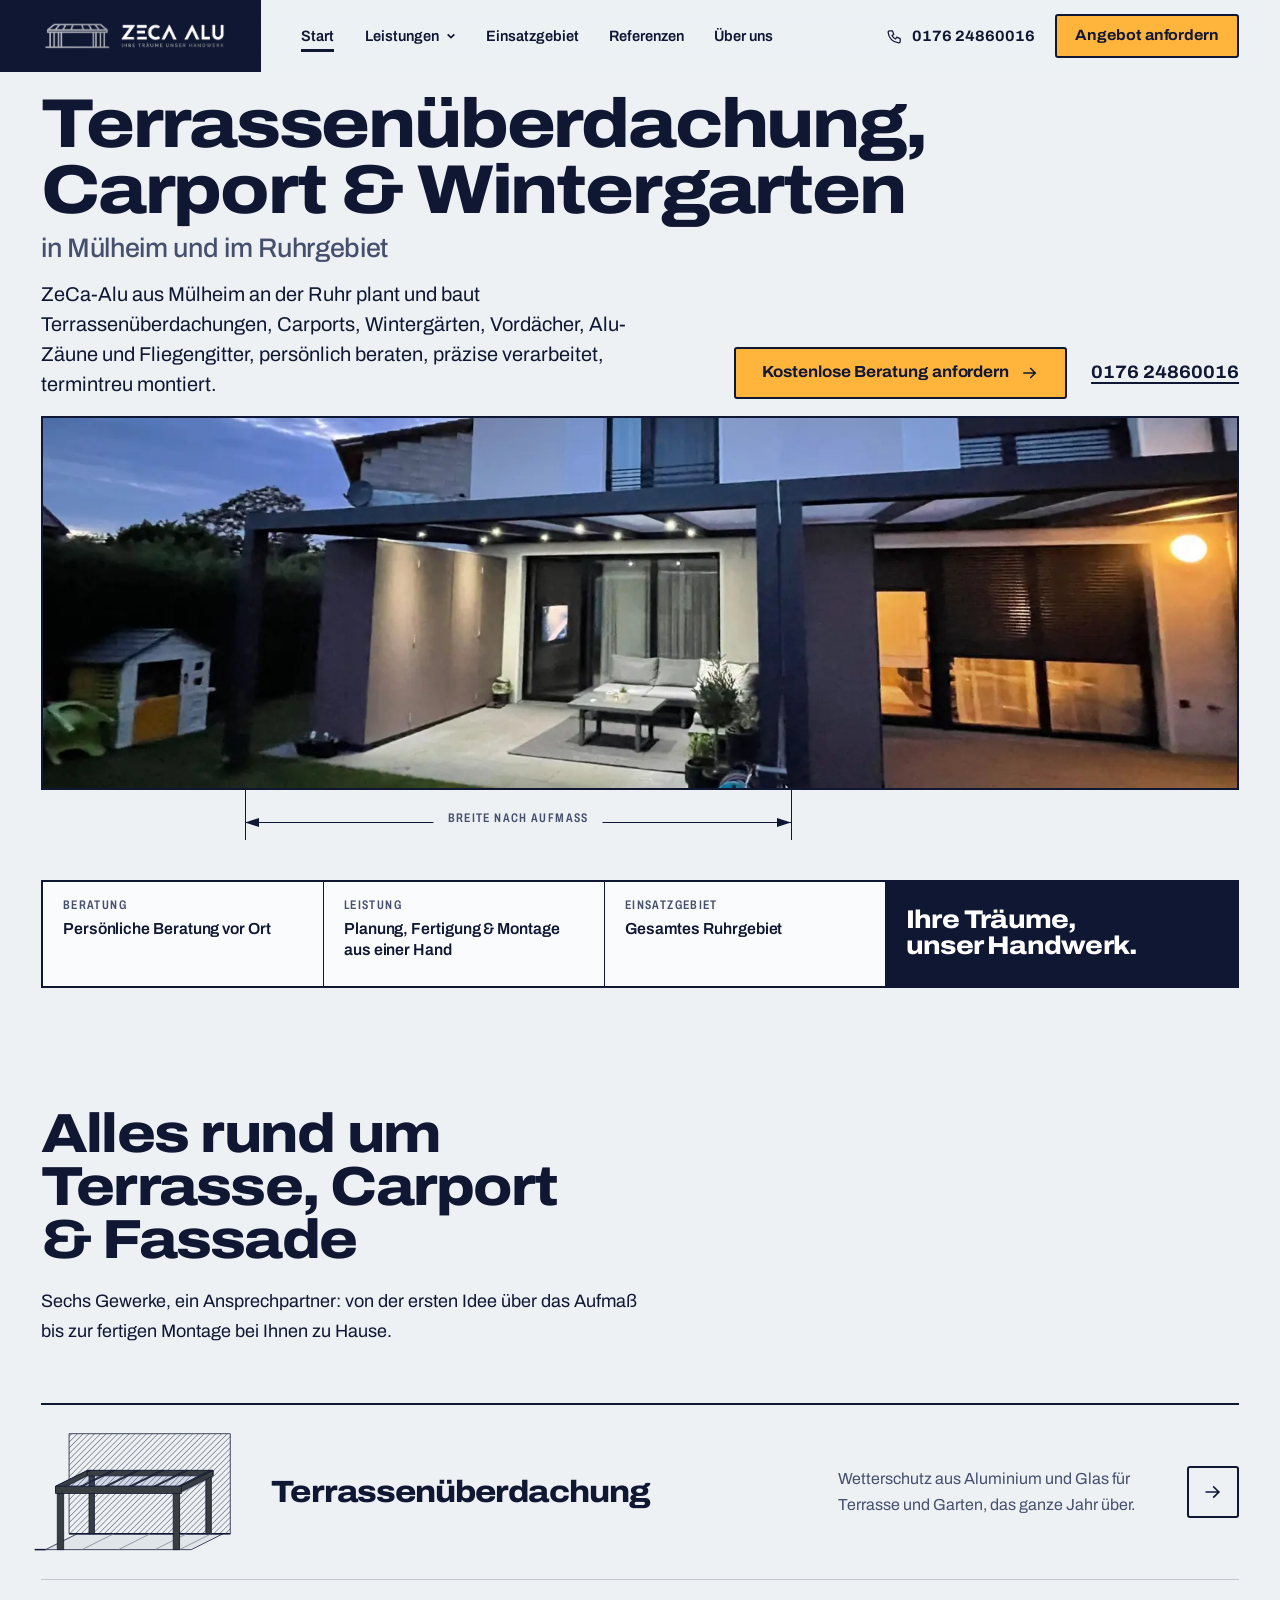
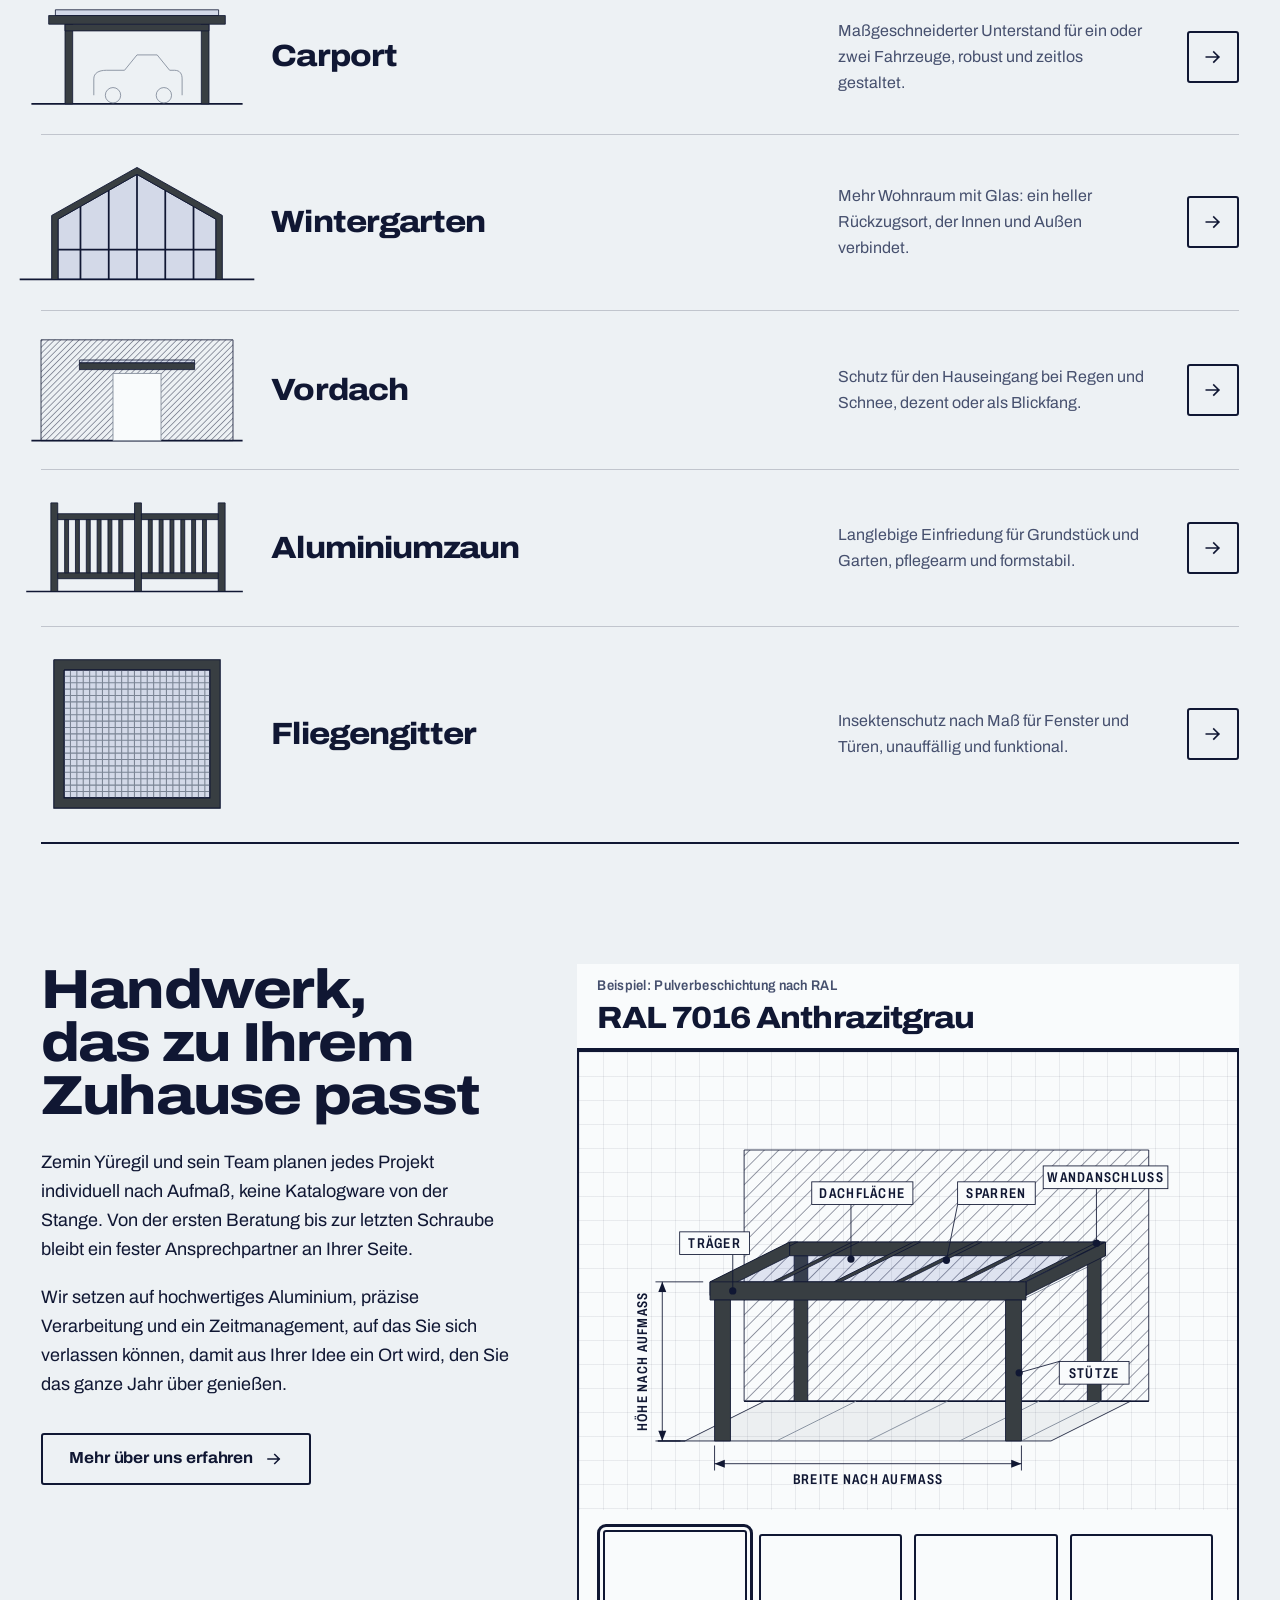
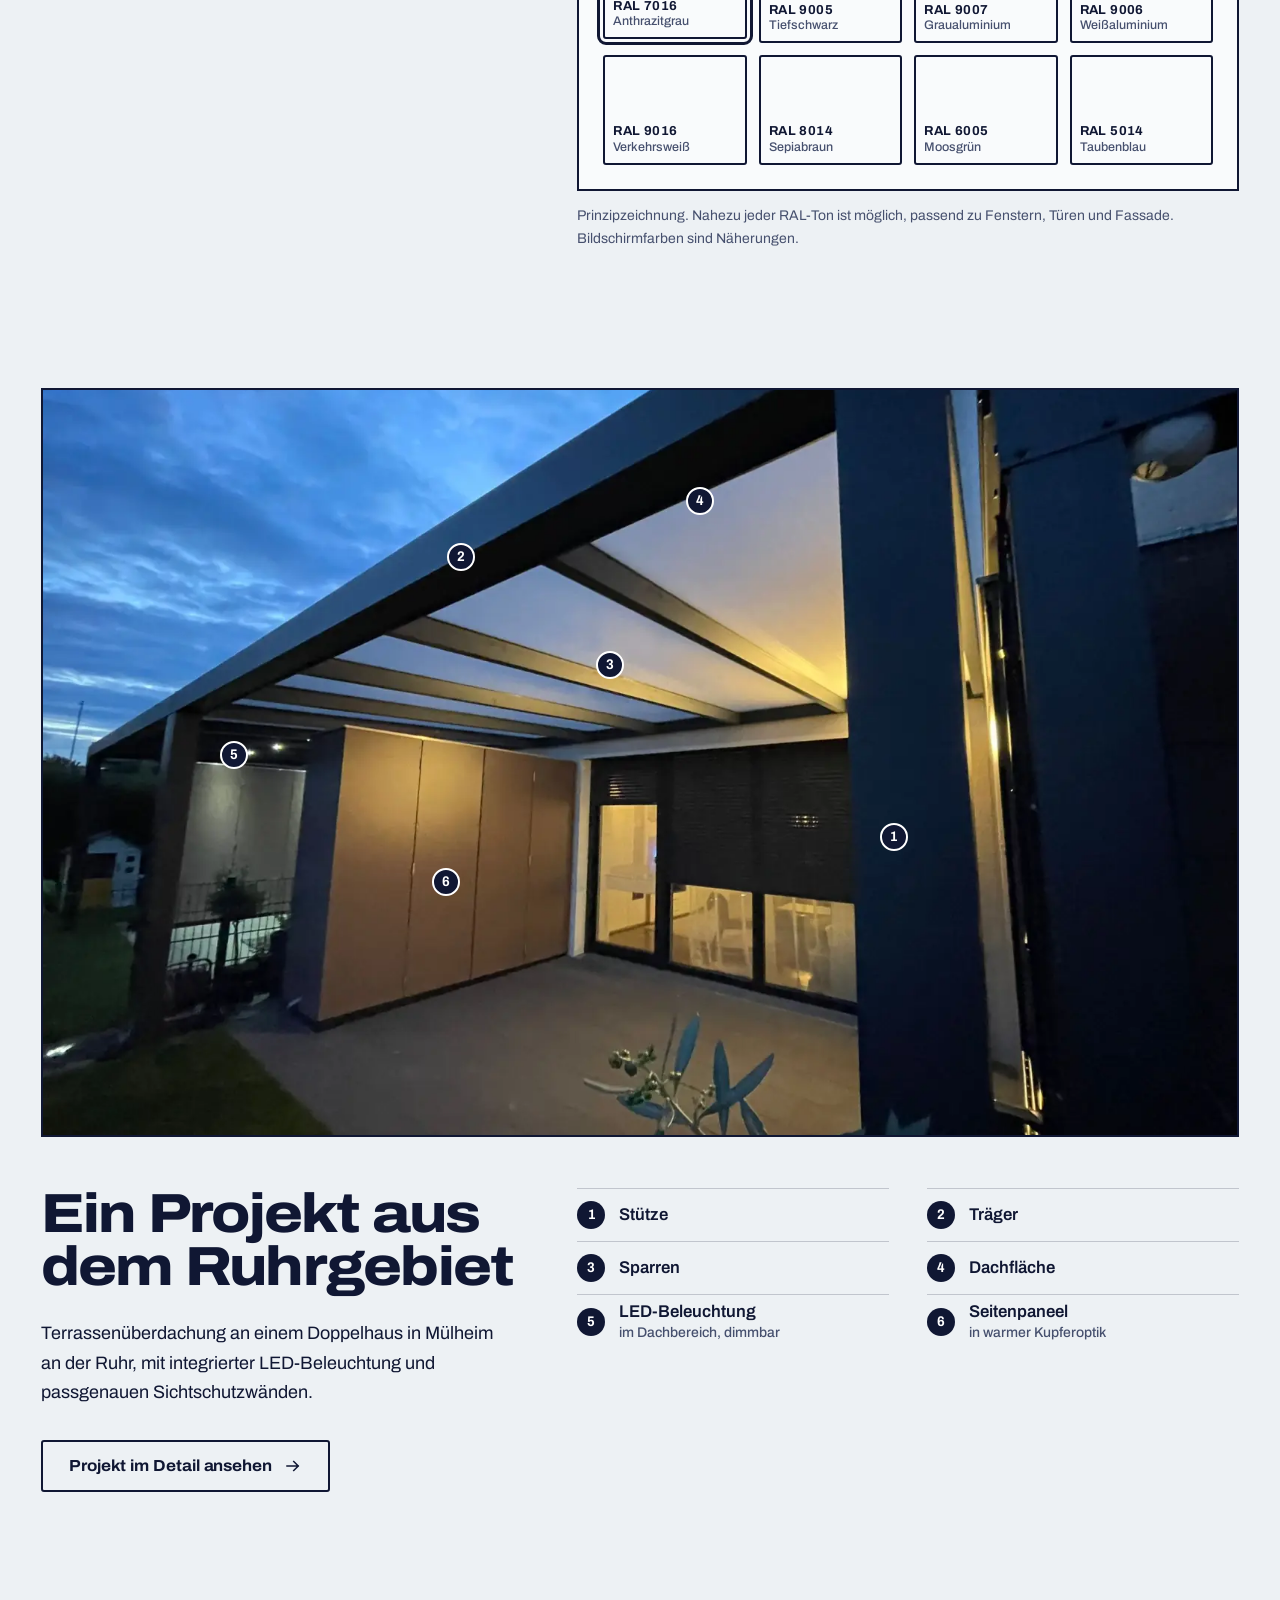
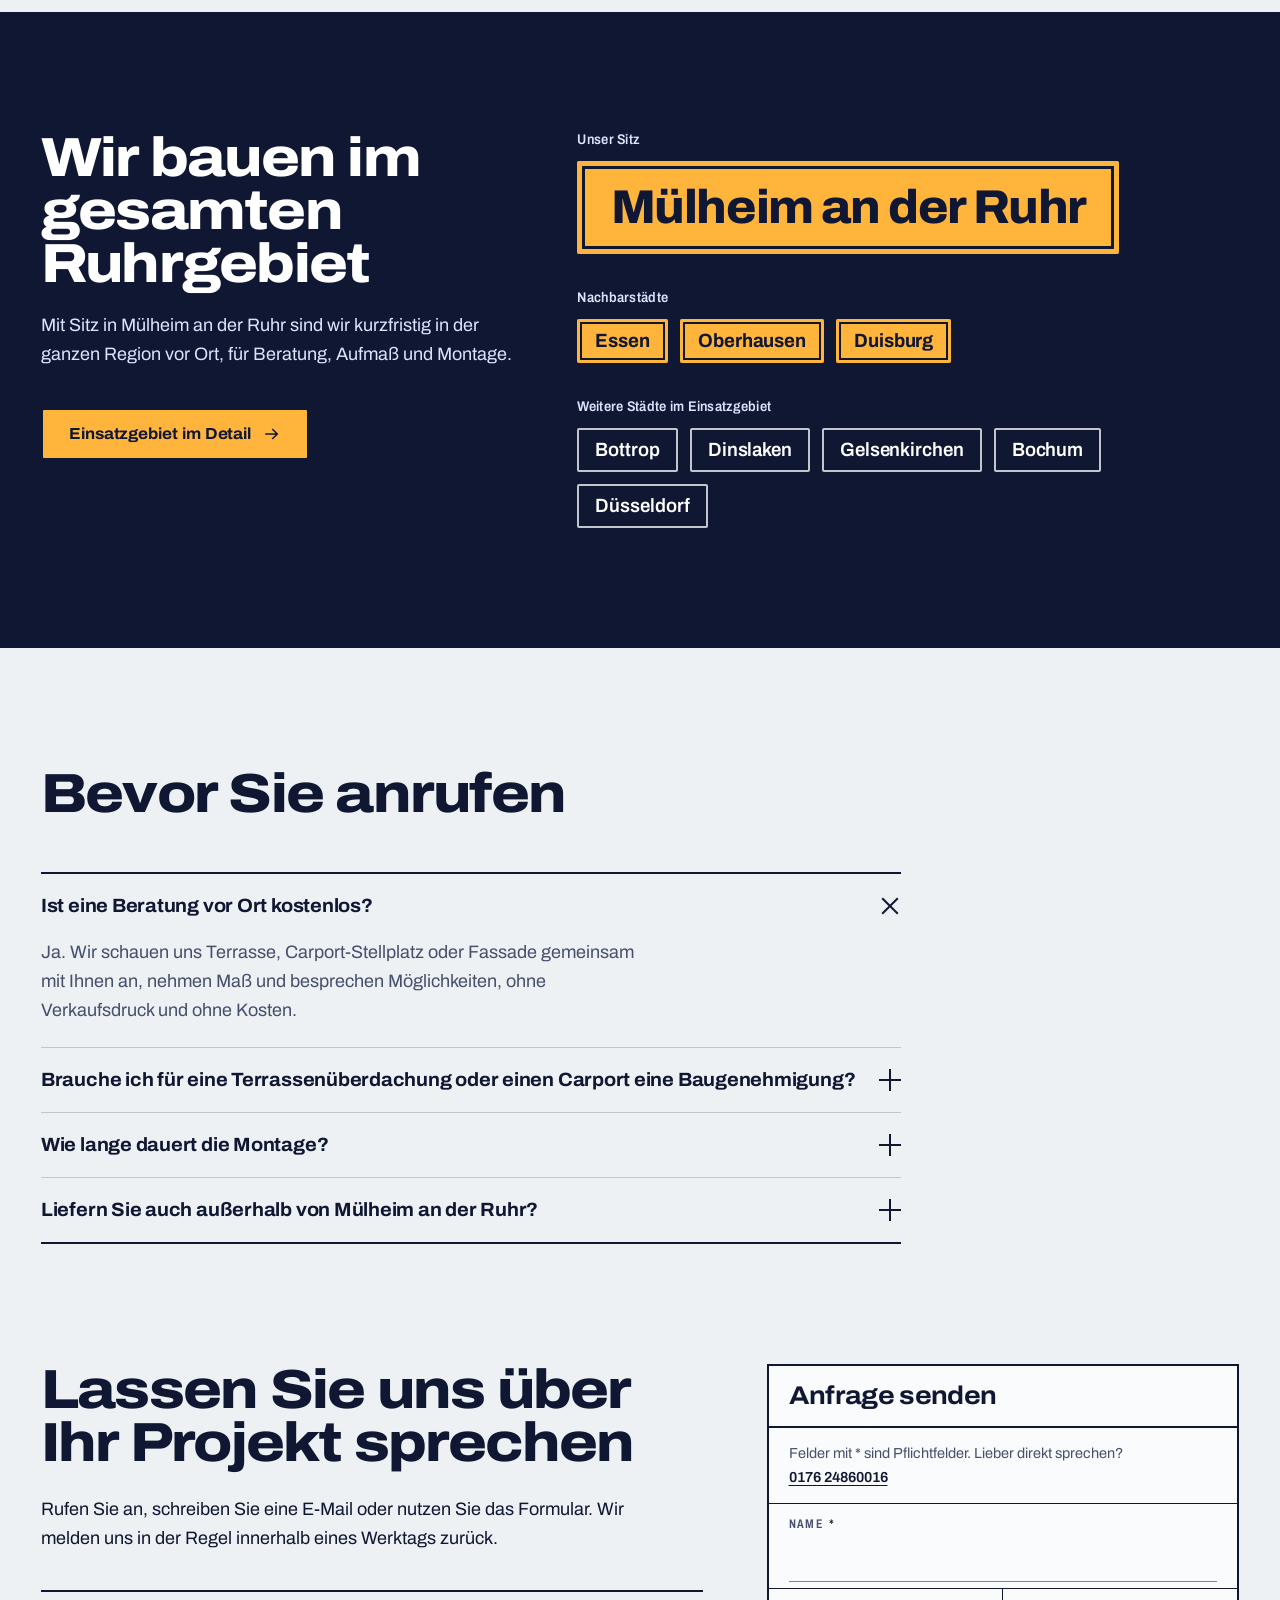
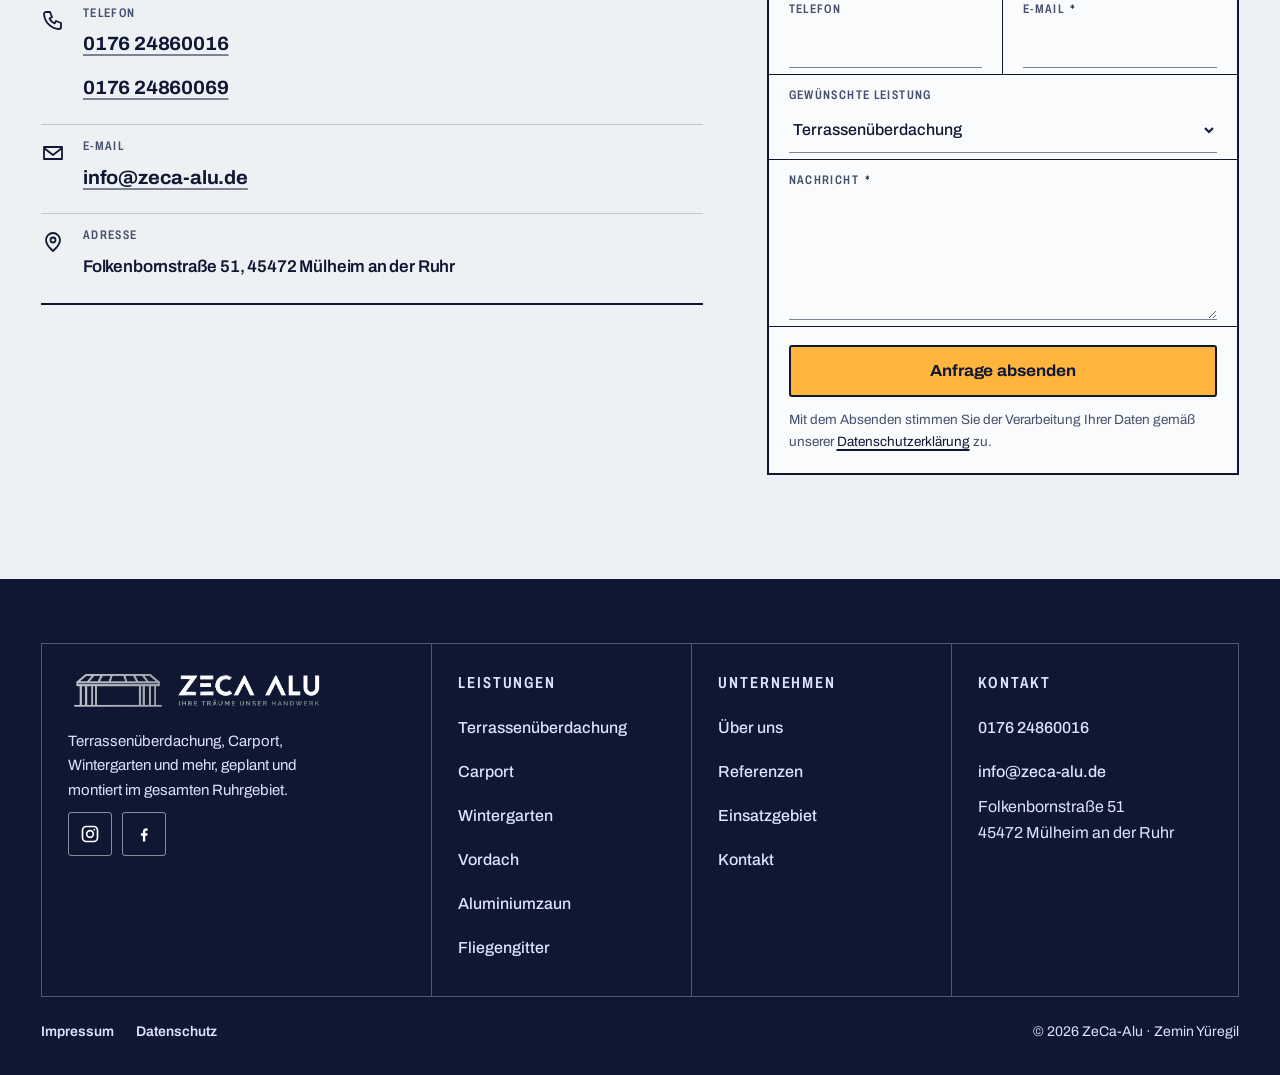
<file: index.html>
<!DOCTYPE html>
<html lang="de">
<head>
<!-- impeccable-disable cramped-padding, codex-grid-background -- Listen mit Linien statt Kästen und das Raster im Zeichnungsfeld sind Absicht -->
<meta charset="UTF-8" />
<meta name="viewport" content="width=device-width, initial-scale=1, viewport-fit=cover, interactive-widget=resizes-content" />
<title>ZeCa-Alu Mülheim | Terrassenüberdachung, Carport &amp; Wintergarten im Ruhrgebiet</title>
<meta name="description" content="ZeCa-Alu aus Mülheim an der Ruhr baut Terrassenüberdachungen, Carports, Wintergärten, Vordächer, Alu-Zäune und Fliegengitter im gesamten Ruhrgebiet. Beratung, Planung und Montage aus einer Hand – kostenlos und unverbindlich." />
<link rel="canonical" href="https://zeca-alu.de/" />
<meta property="og:type" content="website" />
<meta property="og:title" content="ZeCa-Alu Mülheim | Terrassenüberdachung, Carport &amp; Wintergarten im Ruhrgebiet" />
<meta property="og:description" content="Terrassenüberdachungen, Carports, Wintergärten, Vordächer, Alu-Zäune und Fliegengitter – geplant und montiert von ZeCa-Alu im Ruhrgebiet." />
<meta property="og:image" content="https://zeca-alu.de/images/bestand/terrasse-doppelhaus-1.jpg" />
<meta property="og:url" content="https://zeca-alu.de/" />
<meta name="robots" content="index, follow" />

<meta name="theme-color" content="#EDF1F4" />
<link rel="icon" href="/favicon.svg" type="image/svg+xml" />
<link rel="preload" href="/assets/fonts/archivo-latin-wdth.woff2" as="font" type="font/woff2" crossorigin />
<link rel="preload" as="image" href="/images/bestand/terrasse-doppelhaus-1-1600.webp" imagesrcset="/images/bestand/terrasse-doppelhaus-1-800.webp 800w, /images/bestand/terrasse-doppelhaus-1-1600.webp 1600w, /images/bestand/terrasse-doppelhaus-1-2048.webp 2048w" imagesizes="100vw" fetchpriority="high" />
<script>document.documentElement.className+=" js"</script>
<link rel="stylesheet" href="/assets/style.css?v=4" />

<script type="application/ld+json">
{
  "@context": "https://schema.org",
  "@type": "HomeAndConstructionBusiness",
  "name": "ZeCa-Alu",
  "image": "https://zeca-alu.de/images/bestand/terrasse-doppelhaus-1.jpg",
  "url": "https://zeca-alu.de/",
  "telephone": "+49-176-24860016",
  "email": "info@zeca-alu.de",
  "address": {
    "@type": "PostalAddress",
    "streetAddress": "Folkenbornstraße 51",
    "postalCode": "45472",
    "addressLocality": "Mülheim an der Ruhr",
    "addressCountry": "DE"
  },
  "areaServed": ["Mülheim an der Ruhr","Essen","Oberhausen","Duisburg","Dinslaken","Bottrop","Düsseldorf","Gelsenkirchen","Bochum"],
  "sameAs": ["https://www.instagram.com/zeca_alu", "https://www.facebook.com/61566838091135/"],
  "makesOffer": [
    {"@type":"Offer","itemOffered":{"@type":"Service","name":"Terrassenüberdachung"}},
    {"@type":"Offer","itemOffered":{"@type":"Service","name":"Carport"}},
    {"@type":"Offer","itemOffered":{"@type":"Service","name":"Wintergarten"}},
    {"@type":"Offer","itemOffered":{"@type":"Service","name":"Vordach"}},
    {"@type":"Offer","itemOffered":{"@type":"Service","name":"Aluminiumzaun"}},
    {"@type":"Offer","itemOffered":{"@type":"Service","name":"Fliegengitter"}}
  ]
}
</script>
</head>
<body>
<a class="skip-link" href="#main">Zum Inhalt springen</a>
<div class="sentinel" aria-hidden="true"></div>
<header class="site">
  <div class="bar">
    <a class="brand" href="/" aria-label="ZeCa-Alu Startseite"><img src="/images/bestand/logo.webp" alt="ZeCa-Alu, Ihre Träume, unser Handwerk" width="907" height="144" /></a>
    <nav class="nav" aria-label="Hauptnavigation">
      <ul class="nav-links">
        <li><a href="/" aria-current="page">Start</a></li>
        <li class="has-dropdown">
          <a href="/#leistungen">Leistungen <svg class="caret" viewBox="0 0 12 12" aria-hidden="true"><polyline points="2,4 6,8 10,4"/></svg></a>
          <ul class="dropdown"><li><a href="/terrassenueberdachung/">Terrassenüberdachung</a></li><li><a href="/carport/">Carport</a></li><li><a href="/wintergarten/">Wintergarten</a></li><li><a href="/vordach/">Vordach</a></li><li><a href="/alu-zaun/">Aluminiumzaun</a></li><li><a href="/fliegengitter/">Fliegengitter</a></li></ul>
        </li>
        <li><a href="/einsatzgebiet/">Einsatzgebiet</a></li>
        <li><a href="/referenzen/">Referenzen</a></li>
        <li><a href="/ueber-uns/">Über uns</a></li>
      </ul>
    </nav>
    <div class="nav-right">
      <a class="nav-phone" href="tel:+4917624860016"><svg viewBox="0 0 24 24" aria-hidden="true"><path d="M5 4h4l2 5-2.5 1.5a11 11 0 0 0 5 5L15 13l5 2v4a2 2 0 0 1-2 2A16 16 0 0 1 3 6a2 2 0 0 1 2-2z"/></svg>0176 24860016</a>
      <a class="btn btn-sm" href="/kontakt/">Angebot anfordern</a>
      <button class="burger" type="button" aria-label="Menü öffnen" aria-expanded="false" aria-controls="mobile-nav"><span></span><span></span><span></span></button>
    </div>
  </div>
</header>

<nav class="mobile-nav" id="mobile-nav" aria-label="Hauptmenü">
  <a href="/" aria-current="page">Start</a>
  <a href="/#leistungen">Leistungen</a>
  <div class="sub">
    <a href="/terrassenueberdachung/">Terrassenüberdachung</a><a href="/carport/">Carport</a><a href="/wintergarten/">Wintergarten</a><a href="/vordach/">Vordach</a><a href="/alu-zaun/">Aluminiumzaun</a><a href="/fliegengitter/">Fliegengitter</a>
  </div>
  <a href="/einsatzgebiet/">Einsatzgebiet</a>
  <a href="/referenzen/">Referenzen</a>
  <a href="/ueber-uns/">Über uns</a>
  <a href="/kontakt/">Kontakt</a>
  <a class="btn mnav-cta" href="tel:+4917624860016">0176 24860016 anrufen</a>
</nav>

<main id="main">
  <section class="hero" aria-labelledby="h1">
    <div class="sheet">
      <h1 id="h1"><span class="l">Terrassenüberdachung,</span> <span class="l">Carport &amp; Wintergarten</span> <span class="h1-sub">in Mülheim und im Ruhrgebiet</span></h1>
      <div class="hero-sub">
        <p class="lead">ZeCa-Alu aus Mülheim an der Ruhr plant und baut Terrassenüberdachungen, Carports, Wintergärten, Vordächer, Alu-Zäune und Fliegengitter, persönlich beraten, präzise verarbeitet, termintreu montiert.</p>
        <div class="hero-act"><a class="btn" href="/kontakt/">Kostenlose Beratung anfordern <svg viewBox="0 0 24 24" aria-hidden="true"><path d="M4 12h15M13 6l6 6-6 6"/></svg></a><a class="act-tel" href="tel:+4917624860016">0176 24860016</a></div>
      </div>
      <figure class="plate">
        <div class="plate-frame">
          <div class="plate-clip"><img class="plate-img" src="/images/bestand/terrasse-doppelhaus-1-1600.webp" srcset="/images/bestand/terrasse-doppelhaus-1-800.webp 800w, /images/bestand/terrasse-doppelhaus-1-1600.webp 1600w, /images/bestand/terrasse-doppelhaus-1-2048.webp 2048w" sizes="100vw" width="1600" height="1200" alt="Realisierte Terrassenüberdachung von ZeCa-Alu an einem Doppelhaus in Mülheim an der Ruhr, Abenddämmerung" loading="eager" decoding="async" fetchpriority="high" /></div>
          <div class="dim" aria-hidden="true">
            <span class="ext" style="--x:270"></span><span class="ext" style="--x:1002"></span>
            <span class="dline" style="--x1:270;--x2:1002"><span class="dtxt label">Breite nach Aufmaß</span></span>
          </div>
        </div>
      </figure>
      <div class="titleblock">
        <div class="tb-cell"><span class="label">Beratung</span><span class="tb-val">Persönliche Beratung vor Ort</span></div>
        <div class="tb-cell"><span class="label">Leistung</span><span class="tb-val">Planung, Fertigung &amp; Montage aus einer Hand</span></div>
        <div class="tb-cell"><span class="label">Einsatzgebiet</span><span class="tb-val">Gesamtes Ruhrgebiet</span></div>
        <div class="tb-cell tb-brand"><p class="slogan">Ihre Träume, unser Handwerk.</p></div>
      </div>
    </div>
  </section>

  <section class="sec" id="leistungen">
    <div class="sheet">
      <div class="sec-head">
        <h2>Alles rund um Terrasse, Carport &amp; Fassade</h2>
        <p>Sechs Gewerke, ein Ansprechpartner: von der ersten Idee über das Aufmaß bis zur fertigen Montage bei Ihnen zu Hause.</p>
      </div>
      <ul class="index">
          <li><a href="/terrassenueberdachung/"><svg class="drw" viewBox="34 8 424 270" preserveAspectRatio="xMidYMid meet" aria-hidden="true" focusable="false"><defs><pattern id="hatch-1" width="9" height="9" patternUnits="userSpaceOnUse" patternTransform="rotate(45)"><line x1="0" y1="0" x2="0" y2="9" style="stroke:var(--tinte);stroke-width:var(--m)"/></pattern></defs><path class="ha" d="M96 14H452V235H96Z" pathLength="1" fill="url(#hatch-1)"/><path class="k dr" d="M96 235H452" pathLength="1"/><path class="fl dr" d="M44 270L366 270L436 235L114 235Z" pathLength="1"/><path class="al" d="M124.5 270L194.5 235M205 270L275 235M285.5 270L355.5 235" pathLength="1"/><path class="g" d="M340 146L410 111V235L340 270Z" pathLength="1"/><path class="fr dr" d="M140 107L152 107L152 235L140 235Z" pathLength="1"/><path class="fr dr" d="M398 107L410 107L410 235L398 235Z" pathLength="1"/><path class="gl dr" d="M70 130L340 130L410 95L140 95Z" pathLength="1"/><path class="fr dr" d="M136 95L414 95L414 107L136 107Z" pathLength="1"/><path class="fr dr" d="M67 130L73 130L143 95L137 95Z" pathLength="1"/><path class="fr dr" d="M121 130L127 130L197 95L191 95Z" pathLength="1"/><path class="fr dr" d="M175 130L181 130L251 95L245 95Z" pathLength="1"/><path class="fr dr" d="M229 130L235 130L305 95L299 95Z" pathLength="1"/><path class="fr dr" d="M283 130L289 130L359 95L353 95Z" pathLength="1"/><path class="fr dr" d="M337 130L343 130L413 95L407 95Z" pathLength="1"/><path class="fr dr" d="M66 130L136 95V107L66 142Z" pathLength="1"/><path class="fr dr" d="M344 130L414 95V107L344 142Z" pathLength="1"/><path class="fr dr" d="M66 130H344V146H66Z" pathLength="1"/><path class="fr dr" d="M70 146H84V270H70Z" pathLength="1"/><path class="fr dr" d="M326 146H340V270H326Z" pathLength="1"/><path class="k dr" d="M20 270H44" pathLength="1"/></svg><span class="row-title">Terrassenüberdachung</span><span class="row-text">Wetterschutz aus Aluminium und Glas für Terrasse und Garten, das ganze Jahr über.</span><span class="row-go"><svg viewBox="0 0 24 24" aria-hidden="true"><path d="M4 12h15M13 6l6 6-6 6"/></svg></span></a></li>
          <li><a href="/carport/"><svg class="drw" viewBox="40 64 400 214" preserveAspectRatio="xMidYMid meet" aria-hidden="true" focusable="false"><defs><pattern id="hatch-2" width="9" height="9" patternUnits="userSpaceOnUse" patternTransform="rotate(45)"><line x1="0" y1="0" x2="0" y2="9" style="stroke:var(--tinte);stroke-width:var(--m)"/></pattern></defs><path class="k dr" d="M20 270H460" pathLength="1"/><path class="fr dr" d="M90 100L106 100L106 270L90 270Z" pathLength="1"/><path class="fr dr" d="M374 100L390 100L390 270L374 270Z" pathLength="1"/><path class="g" d="M150 252V218C150 206 160 200 176 200H214L240 168H282L308 200H318C330 200 334 208 334 218V252" pathLength="1"/><path class="g" d="M174 252a16 16 0 0 1 32 0a16 16 0 0 1 -32 0Z" pathLength="1"/><path class="g" d="M280 252a16 16 0 0 1 32 0a16 16 0 0 1 -32 0Z" pathLength="1"/><path class="fr dr" d="M90 104H390V118H90Z" pathLength="1"/><path class="gl dr" d="M70 74H410V86H70Z" pathLength="1"/><path class="fr dr" d="M56 86H424V104H56Z" pathLength="1"/></svg><span class="row-title">Carport</span><span class="row-text">Maßgeschneiderter Unterstand für ein oder zwei Fahrzeuge, robust und zeitlos gestaltet.</span><span class="row-go"><svg viewBox="0 0 24 24" aria-hidden="true"><path d="M4 12h15M13 6l6 6-6 6"/></svg></span></a></li>
          <li><a href="/wintergarten/"><svg class="drw" viewBox="60 46 360 232" preserveAspectRatio="xMidYMid meet" aria-hidden="true" focusable="false"><defs><pattern id="hatch-3" width="9" height="9" patternUnits="userSpaceOnUse" patternTransform="rotate(45)"><line x1="0" y1="0" x2="0" y2="9" style="stroke:var(--tinte);stroke-width:var(--m)"/></pattern></defs><path class="k dr" d="M20 270H460" pathLength="1"/><path class="gl dr" d="M92 270V157L240 73L388 157V270Z" pathLength="1"/><path class="k dr" d="M134 133.2V270" pathLength="1"/><path class="k dr" d="M187 103.1V270" pathLength="1"/><path class="k dr" d="M240 73V270" pathLength="1"/><path class="k dr" d="M293 103.1V270" pathLength="1"/><path class="k dr" d="M346 133.2V270" pathLength="1"/><path class="k dr" d="M92 214H388" pathLength="1"/><path class="fr dr" d="M80 270V150L240 60L400 150V270ZM92 270V157L240 73L388 157V270Z" pathLength="1" fill-rule="evenodd"/></svg><span class="row-title">Wintergarten</span><span class="row-text">Mehr Wohnraum mit Glas: ein heller Rückzugsort, der Innen und Außen verbindet.</span><span class="row-go"><svg viewBox="0 0 24 24" aria-hidden="true"><path d="M4 12h15M13 6l6 6-6 6"/></svg></span></a></li>
          <li><a href="/vordach/"><svg class="drw" viewBox="40 52 400 224" preserveAspectRatio="xMidYMid meet" aria-hidden="true" focusable="false"><defs><pattern id="hatch-4" width="9" height="9" patternUnits="userSpaceOnUse" patternTransform="rotate(45)"><line x1="0" y1="0" x2="0" y2="9" style="stroke:var(--tinte);stroke-width:var(--m)"/></pattern></defs><path class="ha" d="M40 60H440V270H40Z" pathLength="1" fill="url(#hatch-4)"/><path class="k dr" d="M20 270H460" pathLength="1"/><path class="sf" d="M190 130H290V270H190Z" pathLength="1"/><path class="gl dr" d="M120 102H360V108H120Z" pathLength="1"/><path class="fr dr" d="M120 108H360V122H120Z" pathLength="1"/></svg><span class="row-title">Vordach</span><span class="row-text">Schutz für den Hauseingang bei Regen und Schnee, dezent oder als Blickfang.</span><span class="row-go"><svg viewBox="0 0 24 24" aria-hidden="true"><path d="M4 12h15M13 6l6 6-6 6"/></svg></span></a></li>
          <li><a href="/alu-zaun/"><svg class="drw" viewBox="50 76 390 212" preserveAspectRatio="xMidYMid meet" aria-hidden="true" focusable="false"><defs><pattern id="hatch-5" width="9" height="9" patternUnits="userSpaceOnUse" patternTransform="rotate(45)"><line x1="0" y1="0" x2="0" y2="9" style="stroke:var(--tinte);stroke-width:var(--m)"/></pattern></defs><path class="k dr" d="M20 270H460" pathLength="1"/><path class="fr dr" d="M70 90L84 90L84 270L70 270Z" pathLength="1"/><path class="fr dr" d="M240 90L254 90L254 270L240 270Z" pathLength="1"/><path class="fr dr" d="M410 90L424 90L424 270L410 270Z" pathLength="1"/><path class="fr dr" d="M84 112L240 112L240 124L84 124Z" pathLength="1"/><path class="fr dr" d="M84 232L240 232L240 244L84 244Z" pathLength="1"/><path class="fr dr" d="M254 112L410 112L410 124L254 124Z" pathLength="1"/><path class="fr dr" d="M254 232L410 232L410 244L254 244Z" pathLength="1"/><path class="fr dr" d="M98 124L106 124L106 232L98 232Z" pathLength="1"/><path class="fr dr" d="M120 124L128 124L128 232L120 232Z" pathLength="1"/><path class="fr dr" d="M142 124L150 124L150 232L142 232Z" pathLength="1"/><path class="fr dr" d="M164 124L172 124L172 232L164 232Z" pathLength="1"/><path class="fr dr" d="M186 124L194 124L194 232L186 232Z" pathLength="1"/><path class="fr dr" d="M208 124L216 124L216 232L208 232Z" pathLength="1"/><path class="fr dr" d="M268 124L276 124L276 232L268 232Z" pathLength="1"/><path class="fr dr" d="M290 124L298 124L298 232L290 232Z" pathLength="1"/><path class="fr dr" d="M312 124L320 124L320 232L312 232Z" pathLength="1"/><path class="fr dr" d="M334 124L342 124L342 232L334 232Z" pathLength="1"/><path class="fr dr" d="M356 124L364 124L364 232L356 232Z" pathLength="1"/><path class="fr dr" d="M378 124L386 124L386 232L378 232Z" pathLength="1"/></svg><span class="row-title">Aluminiumzaun</span><span class="row-text">Langlebige Einfriedung für Grundstück und Garten, pflegearm und formstabil.</span><span class="row-go"><svg viewBox="0 0 24 24" aria-hidden="true"><path d="M4 12h15M13 6l6 6-6 6"/></svg></span></a></li>
          <li><a href="/fliegengitter/"><svg class="drw" viewBox="90 12 300 256" preserveAspectRatio="xMidYMid meet" aria-hidden="true" focusable="false"><defs><pattern id="hatch-6" width="9" height="9" patternUnits="userSpaceOnUse" patternTransform="rotate(45)"><line x1="0" y1="0" x2="0" y2="9" style="stroke:var(--tinte);stroke-width:var(--m)"/></pattern></defs><path class="gl dr" d="M126 40H354V240H126Z" pathLength="1"/><path class="al" d="M136 40V240M146 40V240M156 40V240M166 40V240M176 40V240M186 40V240M196 40V240M206 40V240M216 40V240M226 40V240M236 40V240M246 40V240M256 40V240M266 40V240M276 40V240M286 40V240M296 40V240M306 40V240M316 40V240M326 40V240M336 40V240M346 40V240M126 50H354M126 60H354M126 70H354M126 80H354M126 90H354M126 100H354M126 110H354M126 120H354M126 130H354M126 140H354M126 150H354M126 160H354M126 170H354M126 180H354M126 190H354M126 200H354M126 210H354M126 220H354M126 230H354" pathLength="1"/><path class="fr dr" d="M110 24H370V256H110ZM126 40H354V240H126Z" pathLength="1" fill-rule="evenodd"/></svg><span class="row-title">Fliegengitter</span><span class="row-text">Insektenschutz nach Maß für Fenster und Türen, unauffällig und funktional.</span><span class="row-go"><svg viewBox="0 0 24 24" aria-hidden="true"><path d="M4 12h15M13 6l6 6-6 6"/></svg></span></a></li>
          </ul>
    </div>
  </section>

  <section class="sec farbe" data-farbe>
    <div class="sheet">
      <div class="split">
        <div class="prose">
          <h2>Handwerk, das zu Ihrem Zuhause passt</h2>
          <p>Zemin Yüregil und sein Team planen jedes Projekt individuell nach Aufmaß, keine Katalogware von der Stange. Von der ersten Beratung bis zur letzten Schraube bleibt ein fester Ansprechpartner an Ihrer Seite.</p>
          <p>Wir setzen auf hochwertiges Aluminium, präzise Verarbeitung und ein Zeitmanagement, auf das Sie sich verlassen können, damit aus Ihrer Idee ein Ort wird, den Sie das ganze Jahr über genießen.</p>
          <a class="btn btn-line" href="/ueber-uns/">Mehr über uns erfahren <svg viewBox="0 0 24 24" aria-hidden="true"><path d="M4 12h15M13 6l6 6-6 6"/></svg></a>
        </div>
        <div>
          <div class="farbe-head"><span class="label">Beispiel: Pulverbeschichtung nach RAL</span><span class="ral-name" data-ral-out aria-live="polite">RAL 7016 Anthrazitgrau</span></div>
          <div class="field"><div class="drw-wrap"><svg class="drw" viewBox="0 -30 480 346" preserveAspectRatio="xMidYMid meet" data-draw role="img" aria-label="Zeichnung einer Terrassenüberdachung, deren Aluminiumteile die gewählte RAL-Farbe annehmen"><defs><pattern id="hatch-7" width="9" height="9" patternUnits="userSpaceOnUse" patternTransform="rotate(45)"><line x1="0" y1="0" x2="0" y2="9" style="stroke:var(--tinte);stroke-width:var(--m)"/></pattern></defs><path class="ha" d="M96 14H452V235H96Z" pathLength="1" fill="url(#hatch-7)"/><path class="k dr" d="M96 235H452" pathLength="1"/><path class="fl dr" d="M44 270L366 270L436 235L114 235Z" pathLength="1"/><path class="al" d="M124.5 270L194.5 235M205 270L275 235M285.5 270L355.5 235" pathLength="1"/><path class="g" d="M340 146L410 111V235L340 270Z" pathLength="1"/><path class="fr dr" d="M140 107L152 107L152 235L140 235Z" pathLength="1"/><path class="fr dr" d="M398 107L410 107L410 235L398 235Z" pathLength="1"/><path class="gl dr" d="M70 130L340 130L410 95L140 95Z" pathLength="1"/><path class="fr dr" d="M136 95L414 95L414 107L136 107Z" pathLength="1"/><path class="fr dr" d="M67 130L73 130L143 95L137 95Z" pathLength="1"/><path class="fr dr" d="M121 130L127 130L197 95L191 95Z" pathLength="1"/><path class="fr dr" d="M175 130L181 130L251 95L245 95Z" pathLength="1"/><path class="fr dr" d="M229 130L235 130L305 95L299 95Z" pathLength="1"/><path class="fr dr" d="M283 130L289 130L359 95L353 95Z" pathLength="1"/><path class="fr dr" d="M337 130L343 130L413 95L407 95Z" pathLength="1"/><path class="fr dr" d="M66 130L136 95V107L66 142Z" pathLength="1"/><path class="fr dr" d="M344 130L414 95V107L344 142Z" pathLength="1"/><path class="fr dr" d="M66 130H344V146H66Z" pathLength="1"/><path class="fr dr" d="M70 146H84V270H70Z" pathLength="1"/><path class="fr dr" d="M326 146H340V270H326Z" pathLength="1"/><path class="k dr" d="M20 270H44" pathLength="1"/><path class="m dr" d="M70 274V296" pathLength="1"/><path class="m dr" d="M340 274V296" pathLength="1"/><path class="m dr" d="M70 290H340" pathLength="1"/><path class="ar" d="M70 290L79 286.5L79 293.5Z"/><path class="ar" d="M340 290L331 286.5L331 293.5Z"/><text class="lb" x="205.0" y="308" text-anchor="middle">Breite nach Aufmaß</text><path class="m dr" d="M60 130H18" pathLength="1"/><path class="m dr" d="M40 270H18" pathLength="1"/><path class="m dr" d="M24 130V270" pathLength="1"/><path class="ar" d="M24 130L20.5 139L27.5 139Z"/><path class="ar" d="M24 270L20.5 261L27.5 261Z"/><text class="lb" transform="rotate(-90 11 200.0)" x="11" y="200.0" text-anchor="middle">Höhe nach Aufmaß</text><g class="lb"><path class="m dr" d="M190 62L190 110" pathLength="1"/><circle class="ar" cx="190" cy="110" r="3.2"/><rect x="155.5" y="42" width="89.0" height="20" fill="var(--glas)" stroke="var(--tinte)" stroke-width="var(--m)"/><text x="200" y="56.2" text-anchor="middle">Dachfläche</text><path class="m dr" d="M283.85 62L274 111" pathLength="1"/><circle class="ar" cx="274" cy="111" r="3.2"/><rect x="283.85" y="42" width="68.30000000000001" height="20" fill="var(--glas)" stroke="var(--tinte)" stroke-width="var(--m)"/><text x="318" y="56.2" text-anchor="middle">Sparren</text><path class="m dr" d="M406 48L406 96" pathLength="1"/><circle class="ar" cx="406" cy="96" r="3.2"/><rect x="359.15" y="28" width="109.7" height="20" fill="var(--glas)" stroke="var(--tinte)" stroke-width="var(--m)"/><text x="414" y="42.2" text-anchor="middle">Wandanschluss</text><path class="m dr" d="M86 106L86 138" pathLength="1"/><circle class="ar" cx="86" cy="138" r="3.2"/><rect x="39.3" y="86" width="61.400000000000006" height="20" fill="var(--glas)" stroke="var(--tinte)" stroke-width="var(--m)"/><text x="70" y="100.2" text-anchor="middle">Träger</text><path class="m dr" d="M373.3 200L338 210" pathLength="1"/><circle class="ar" cx="338" cy="210" r="3.2"/><rect x="373.3" y="200" width="61.400000000000006" height="20" fill="var(--glas)" stroke="var(--tinte)" stroke-width="var(--m)"/><text x="404" y="214.2" text-anchor="middle">Stütze</text></g></svg></div></div>
          <div class="swatches" role="radiogroup" aria-label="RAL-Farbe wählen" data-ral><button class="sw" type="button" role="radio" aria-checked="true" tabindex="0" data-hex="#383E42" data-name="RAL 7016 Anthrazitgrau" style="--c:#383E42"><span class="sw-chip"></span><span class="sw-t">RAL 7016<small>Anthrazitgrau</small></span></button><button class="sw" type="button" role="radio" aria-checked="false" tabindex="-1" data-hex="#0E0E10" data-name="RAL 9005 Tiefschwarz" style="--c:#0E0E10"><span class="sw-chip"></span><span class="sw-t">RAL 9005<small>Tiefschwarz</small></span></button><button class="sw" type="button" role="radio" aria-checked="false" tabindex="-1" data-hex="#8F8F8C" data-name="RAL 9007 Graualuminium" style="--c:#8F8F8C"><span class="sw-chip"></span><span class="sw-t">RAL 9007<small>Graualuminium</small></span></button><button class="sw" type="button" role="radio" aria-checked="false" tabindex="-1" data-hex="#A5A5A5" data-name="RAL 9006 Weißaluminium" style="--c:#A5A5A5"><span class="sw-chip"></span><span class="sw-t">RAL 9006<small>Weißaluminium</small></span></button><button class="sw" type="button" role="radio" aria-checked="false" tabindex="-1" data-hex="#F1F1EE" data-name="RAL 9016 Verkehrsweiß" style="--c:#F1F1EE"><span class="sw-chip"></span><span class="sw-t">RAL 9016<small>Verkehrsweiß</small></span></button><button class="sw" type="button" role="radio" aria-checked="false" tabindex="-1" data-hex="#4A3A2C" data-name="RAL 8014 Sepiabraun" style="--c:#4A3A2C"><span class="sw-chip"></span><span class="sw-t">RAL 8014<small>Sepiabraun</small></span></button><button class="sw" type="button" role="radio" aria-checked="false" tabindex="-1" data-hex="#2F4538" data-name="RAL 6005 Moosgrün" style="--c:#2F4538"><span class="sw-chip"></span><span class="sw-t">RAL 6005<small>Moosgrün</small></span></button><button class="sw" type="button" role="radio" aria-checked="false" tabindex="-1" data-hex="#637D96" data-name="RAL 5014 Taubenblau" style="--c:#637D96"><span class="sw-chip"></span><span class="sw-t">RAL 5014<small>Taubenblau</small></span></button></div>
          <p class="farbe-note">Prinzipzeichnung. Nahezu jeder RAL-Ton ist möglich, passend zu Fenstern, Türen und Fassade. Bildschirmfarben sind Näherungen.</p>
        </div>
      </div>
    </div>
  </section>

  <section class="sec bauteile" aria-labelledby="projekt-h">
    <div class="sheet">
      <figure class="plate" style="margin-bottom:0">
        <div class="plate-frame">
          <div class="plate-clip"><img class="plate-img" src="/images/bestand/terrasse-doppelhaus-2-1600.webp" srcset="/images/bestand/terrasse-doppelhaus-2-800.webp 800w, /images/bestand/terrasse-doppelhaus-2-1600.webp 1600w, /images/bestand/terrasse-doppelhaus-2-2048.webp 2048w" sizes="(min-width:1400px) 1360px, 100vw" width="1600" height="1200" alt="Terrassenüberdachung Doppelhaus Mülheim an der Ruhr, Detailansicht der Konstruktion mit LED-Beleuchtung und Sichtschutz" loading="lazy" decoding="async" /></div>
          <span class="pin" data-n="1" style="--x:1140;--y:700;--i:0" aria-hidden="true"><span>1</span></span><span class="pin" data-n="2" style="--x:560;--y:325;--i:1" aria-hidden="true"><span>2</span></span><span class="pin" data-n="3" style="--x:760;--y:470;--i:2" aria-hidden="true"><span>3</span></span><span class="pin" data-n="4" style="--x:880;--y:250;--i:3" aria-hidden="true"><span>4</span></span><span class="pin" data-n="5" style="--x:256;--y:590;--i:4" aria-hidden="true"><span>5</span></span><span class="pin" data-n="6" style="--x:540;--y:760;--i:5" aria-hidden="true"><span>6</span></span>
        </div>
      </figure>
      <div class="bauteile-text">
        <div class="prose">
          <h2 id="projekt-h">Ein Projekt aus dem Ruhrgebiet</h2>
          <p>Terrassenüberdachung an einem Doppelhaus in Mülheim an der Ruhr, mit integrierter LED-Beleuchtung und passgenauen Sichtschutzwänden.</p>
          <a class="btn btn-line" href="/referenzen/">Projekt im Detail ansehen <svg viewBox="0 0 24 24" aria-hidden="true"><path d="M4 12h15M13 6l6 6-6 6"/></svg></a>
        </div>
        <ul class="legend"><li><button class="leg" type="button" data-n="1" aria-pressed="false"><span class="n" aria-hidden="true">1</span><span>Stütze</span></button></li><li><button class="leg" type="button" data-n="2" aria-pressed="false"><span class="n" aria-hidden="true">2</span><span>Träger</span></button></li><li><button class="leg" type="button" data-n="3" aria-pressed="false"><span class="n" aria-hidden="true">3</span><span>Sparren</span></button></li><li><button class="leg" type="button" data-n="4" aria-pressed="false"><span class="n" aria-hidden="true">4</span><span>Dachfläche</span></button></li><li><button class="leg" type="button" data-n="5" aria-pressed="false"><span class="n" aria-hidden="true">5</span><span>LED-Beleuchtung<small>im Dachbereich, dimmbar</small></span></button></li><li><button class="leg" type="button" data-n="6" aria-pressed="false"><span class="n" aria-hidden="true">6</span><span>Seitenpaneel<small>in warmer Kupferoptik</small></span></button></li></ul>
      </div>
    </div>
  </section>

  <section class="sec band on-dark">
    <div class="sheet">
      <div class="band-grid">
        <div class="sec-head">
          <h2>Wir bauen im gesamten Ruhrgebiet</h2>
          <p>Mit Sitz in Mülheim an der Ruhr sind wir kurzfristig in der ganzen Region vor Ort, für Beratung, Aufmaß und Montage.</p>
          <a class="btn" href="/einsatzgebiet/">Einsatzgebiet im Detail <svg viewBox="0 0 24 24" aria-hidden="true"><path d="M4 12h15M13 6l6 6-6 6"/></svg></a>
        </div>
        <div class="towns">
          <div class="town-group"><span class="label">Unser Sitz</span><div class="tafeln"><span class="tafel sitz">Mülheim an der Ruhr</span></div></div>
          <div class="town-group"><span class="label">Nachbarstädte</span><div class="tafeln"><span class="tafel " style="--i:0">Essen</span><span class="tafel " style="--i:1">Oberhausen</span><span class="tafel " style="--i:2">Duisburg</span></div></div>
          <div class="town-group"><span class="label">Weitere Städte im Einsatzgebiet</span><div class="tafeln"><span class="tafel sek" style="--i:0">Bottrop</span><span class="tafel sek" style="--i:1">Dinslaken</span><span class="tafel sek" style="--i:2">Gelsenkirchen</span><span class="tafel sek" style="--i:3">Bochum</span><span class="tafel sek" style="--i:4">Düsseldorf</span></div></div>
        </div>
      </div>
    </div>
  </section>

  <section class="sec">
    <div class="sheet">
      <h2>Bevor Sie anrufen</h2>
      <div class="faq">
      <details open><summary>Ist eine Beratung vor Ort kostenlos?</summary><p>Ja. Wir schauen uns Terrasse, Carport-Stellplatz oder Fassade gemeinsam mit Ihnen an, nehmen Maß und besprechen Möglichkeiten, ohne Verkaufsdruck und ohne Kosten.</p></details>
      <details><summary>Brauche ich für eine Terrassenüberdachung oder einen Carport eine Baugenehmigung?</summary><p>Das hängt von Größe, Grundstück und der jeweiligen Gemeinde ab. Wir prüfen das im persönlichen Beratungsgespräch für Ihr konkretes Vorhaben und sagen Ihnen ehrlich, was zu tun ist.</p></details>
      <details><summary>Wie lange dauert die Montage?</summary><p>Das richtet sich nach Größe und Ausstattung. Nach dem Aufmaß erhalten Sie von uns einen realistischen Zeitrahmen für Fertigung und Montage.</p></details>
      <details><summary>Liefern Sie auch außerhalb von Mülheim an der Ruhr?</summary><p>Ja, wir sind im gesamten Ruhrgebiet unterwegs, unter anderem in Essen, Oberhausen, Duisburg, Bottrop, Dinslaken, Gelsenkirchen, Bochum und Düsseldorf.</p></details>
      </div>
    </div>
  </section>

  <section class="sec" id="kontakt">
    <div class="sheet">
      <div class="split rev" style="align-items:start">
        <div>
          <h2>Lassen Sie uns über Ihr Projekt sprechen</h2>
          <p style="margin-top:clamp(16px,2vw,28px)">Rufen Sie an, schreiben Sie eine E-Mail oder nutzen Sie das Formular. Wir melden uns in der Regel innerhalb eines Werktags zurück.</p>
          <div class="contact-info">
            <div class="row"><svg viewBox="0 0 24 24" aria-hidden="true"><path d="M5 4h4l2 5-2.5 1.5a11 11 0 0 0 5 5L15 13l5 2v4a2 2 0 0 1-2 2A16 16 0 0 1 3 6a2 2 0 0 1 2-2z"/></svg><div><h3>Telefon</h3><a href="tel:+4917624860016">0176 24860016</a><a href="tel:+4917624860069">0176 24860069</a></div></div>
            <div class="row"><svg viewBox="0 0 24 24" aria-hidden="true"><path d="M3 6h18v12H3zM3 7l9 7 9-7"/></svg><div><h3>E-Mail</h3><a href="mailto:info@zeca-alu.de">info@zeca-alu.de</a></div></div>
            <div class="row"><svg viewBox="0 0 24 24" aria-hidden="true"><path d="M12 21s-7-6.2-7-11a7 7 0 0 1 14 0c0 4.8-7 11-7 11z"/><circle cx="12" cy="10" r="2.5"/></svg><div><h3>Adresse</h3><p>Folkenbornstraße 51, 45472 Mülheim an der Ruhr</p></div></div>
          </div>
        </div>
        <div class="formblatt" id="anfrage">
          <h3 class="panel-title">Anfrage senden</h3>
          <form id="kontaktformular" action="https://formsubmit.co/ajax/info@zeca-alu.de" method="POST">
            <input type="hidden" name="_subject" value="Neue Anfrage über zeca-alu.de" />
            <p class="form-hint">Felder mit <span class="req" aria-hidden="true">*</span><span class="sr-only">Stern</span> sind Pflichtfelder. Lieber direkt sprechen? <a href="tel:+4917624860016">0176 24860016</a></p>
            <div class="form-grid">
              <div class="f full"><label for="name">Name <span class="req" aria-hidden="true">*</span></label><input id="name" name="Name" type="text" autocomplete="name" required /></div>
              <div class="f"><label for="tel">Telefon</label><input id="tel" name="Telefon" type="tel" autocomplete="tel" inputmode="tel" /></div>
              <div class="f"><label for="email">E-Mail <span class="req" aria-hidden="true">*</span></label><input id="email" name="E-Mail" type="email" autocomplete="email" required /></div>
              <div class="f full"><label for="leistung">Gewünschte Leistung</label>
                <select id="leistung" name="Leistung">
                  <option>Terrassenüberdachung</option>
                  <option>Carport</option>
                  <option>Wintergarten</option>
                  <option>Vordach</option>
                  <option>Aluminiumzaun</option>
                  <option>Fliegengitter</option>
                  <option>Sonstiges</option>
                </select>
              </div>
              <div class="f full"><label for="nachricht">Nachricht <span class="req" aria-hidden="true">*</span></label><textarea id="nachricht" name="Nachricht" required></textarea></div>
            </div>
            <div class="formfoot">
              <button class="btn btn-block" type="submit">Anfrage absenden</button>
              <p class="form-note">Mit dem Absenden stimmen Sie der Verarbeitung Ihrer Daten gemäß unserer <a href="/datenschutz/">Datenschutzerklärung</a> zu.</p>
              <div class="form-status" role="status" aria-live="polite"></div>
            </div>
          </form>
        </div>
      </div>
    </div>
  </section>
</main>

<footer class="site">
  <div class="sheet">
    <div class="footer-grid">
      <div class="footer-col footer-logo">
        <img src="/images/bestand/logo.webp" alt="ZeCa-Alu" width="907" height="144" loading="lazy" />
        <p>Terrassenüberdachung, Carport, Wintergarten und mehr, geplant und montiert im gesamten Ruhrgebiet.</p>
        <div class="social-icons">
          <a href="https://www.instagram.com/zeca_alu" aria-label="Instagram (öffnet in neuem Tab)" target="_blank" rel="noopener"><svg viewBox="0 0 24 24" aria-hidden="true"><path d="M7.5 2h9A5.5 5.5 0 0 1 22 7.5v9a5.5 5.5 0 0 1-5.5 5.5h-9A5.5 5.5 0 0 1 2 16.5v-9A5.5 5.5 0 0 1 7.5 2zm0 2A3.5 3.5 0 0 0 4 7.5v9A3.5 3.5 0 0 0 7.5 20h9a3.5 3.5 0 0 0 3.5-3.5v-9A3.5 3.5 0 0 0 16.5 4h-9zM12 7a5 5 0 1 1 0 10 5 5 0 0 1 0-10zm0 2a3 3 0 1 0 0 6 3 3 0 0 0 0-6zm5.2-3.4a1.1 1.1 0 1 1 0 2.2 1.1 1.1 0 0 1 0-2.2z"/></svg></a>
          <a href="https://www.facebook.com/61566838091135/" aria-label="Facebook (öffnet in neuem Tab)" target="_blank" rel="noopener"><svg viewBox="0 0 24 24" aria-hidden="true"><path d="M13.5 21v-7h2.4l.4-2.8h-2.8V9.4c0-.8.2-1.4 1.4-1.4h1.5V5.5A13 13 0 0 0 14.7 5c-2.4 0-4 1.5-4 4v2.2H8.3V14h2.4v7h2.8z"/></svg></a>
        </div>
      </div>
      <div class="footer-col">
        <p class="footer-title">Leistungen</p>
        <a href="/terrassenueberdachung/">Terrassenüberdachung</a><a href="/carport/">Carport</a><a href="/wintergarten/">Wintergarten</a><a href="/vordach/">Vordach</a><a href="/alu-zaun/">Aluminiumzaun</a><a href="/fliegengitter/">Fliegengitter</a>
      </div>
      <div class="footer-col">
        <p class="footer-title">Unternehmen</p>
        <a href="/ueber-uns/">Über uns</a>
        <a href="/referenzen/">Referenzen</a>
        <a href="/einsatzgebiet/">Einsatzgebiet</a>
        <a href="/kontakt/">Kontakt</a>
      </div>
      <div class="footer-col">
        <p class="footer-title">Kontakt</p>
        <a href="tel:+4917624860016">0176 24860016</a>
        <a href="mailto:info@zeca-alu.de">info@zeca-alu.de</a>
        <p>Folkenbornstraße 51<br/>45472 Mülheim an der Ruhr</p>
      </div>
    </div>
    <div class="footer-bottom">
      <div><a href="/impressum/">Impressum</a><a href="/datenschutz/">Datenschutz</a></div>
      <div>© <span id="jahr">2026</span> ZeCa-Alu · Zemin Yüregil</div>
    </div>
  </div>
</footer>

<div class="mobile-bar">
  <a class="btn btn-line" href="tel:+4917624860016"><svg viewBox="0 0 24 24" aria-hidden="true"><path d="M5 4h4l2 5-2.5 1.5a11 11 0 0 0 5 5L15 13l5 2v4a2 2 0 0 1-2 2A16 16 0 0 1 3 6a2 2 0 0 1 2-2z"/></svg>Anrufen</a>
  <a class="btn" href="#kontakt">Angebot anfordern</a>
</div>
<script src="/assets/main.js?v=3"></script>
<script>document.getElementById('jahr').textContent = new Date().getFullYear();</script>
</body>
</html>
</file>
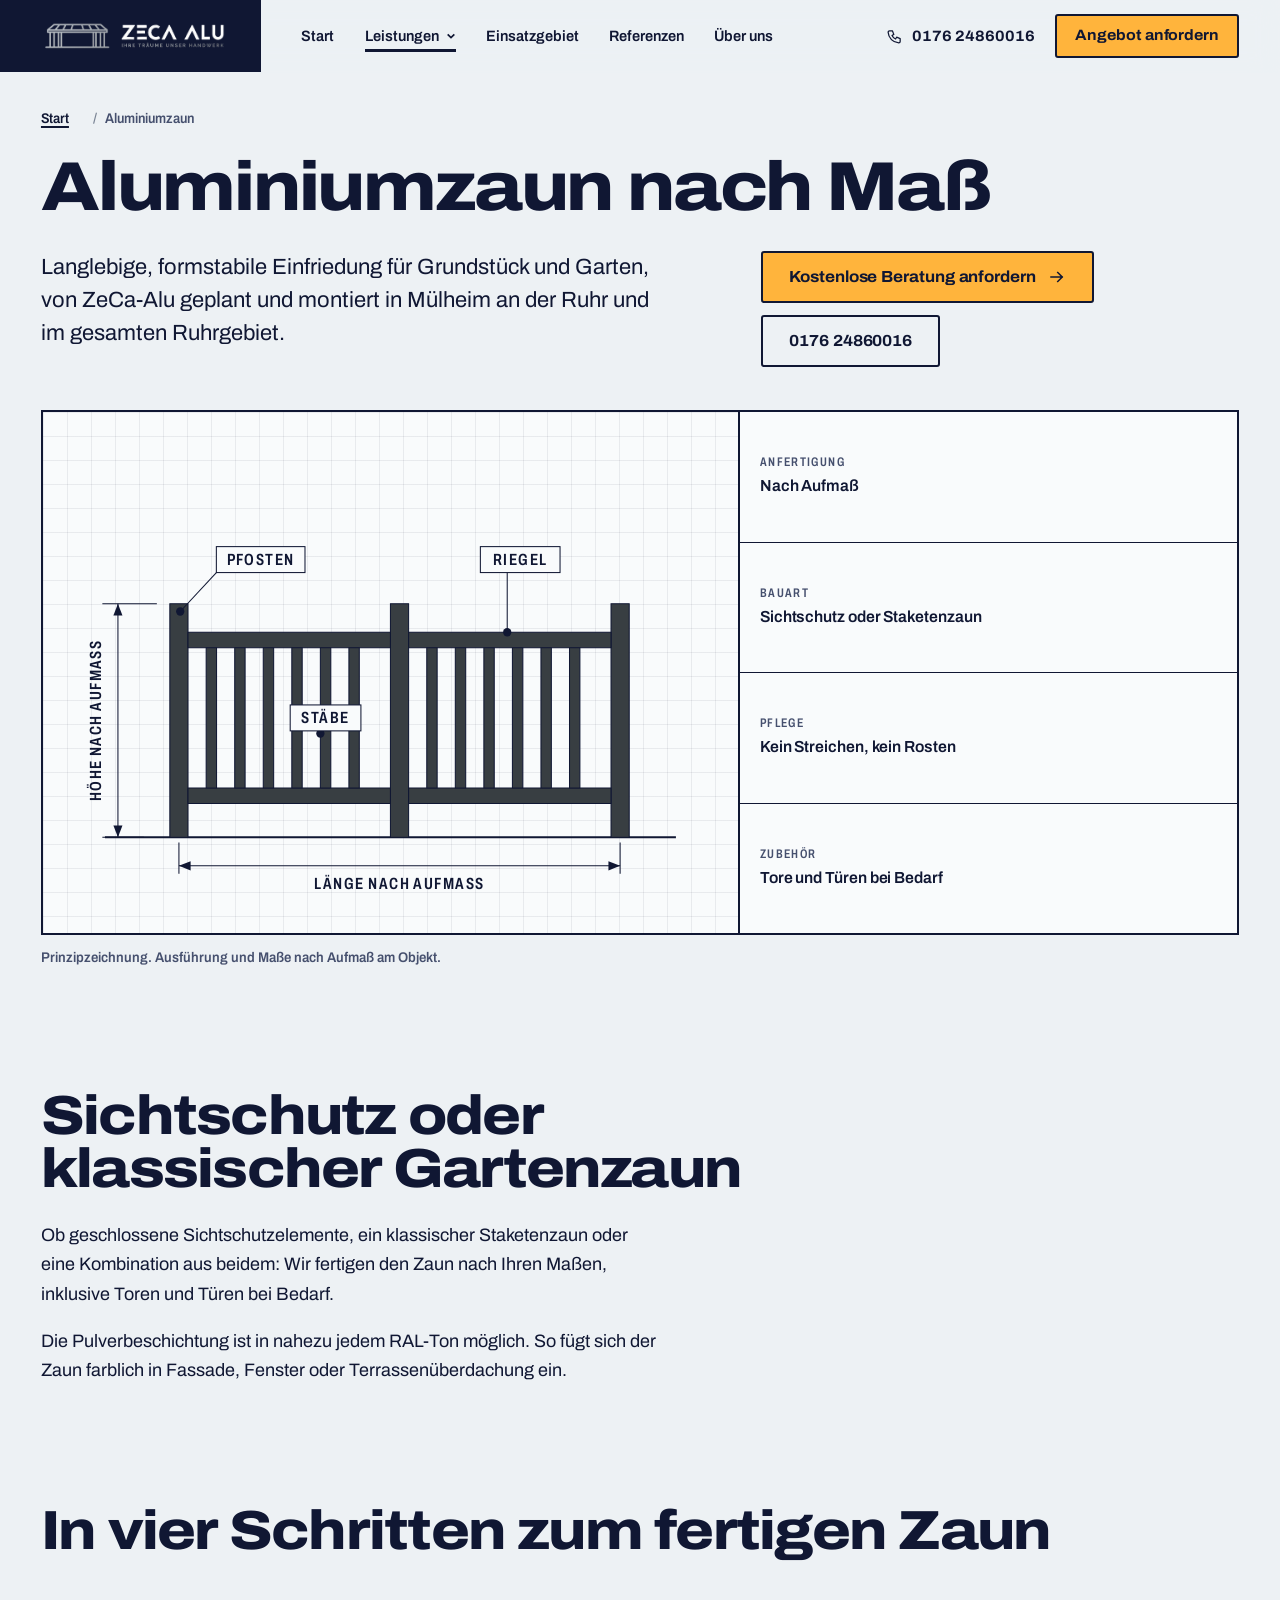
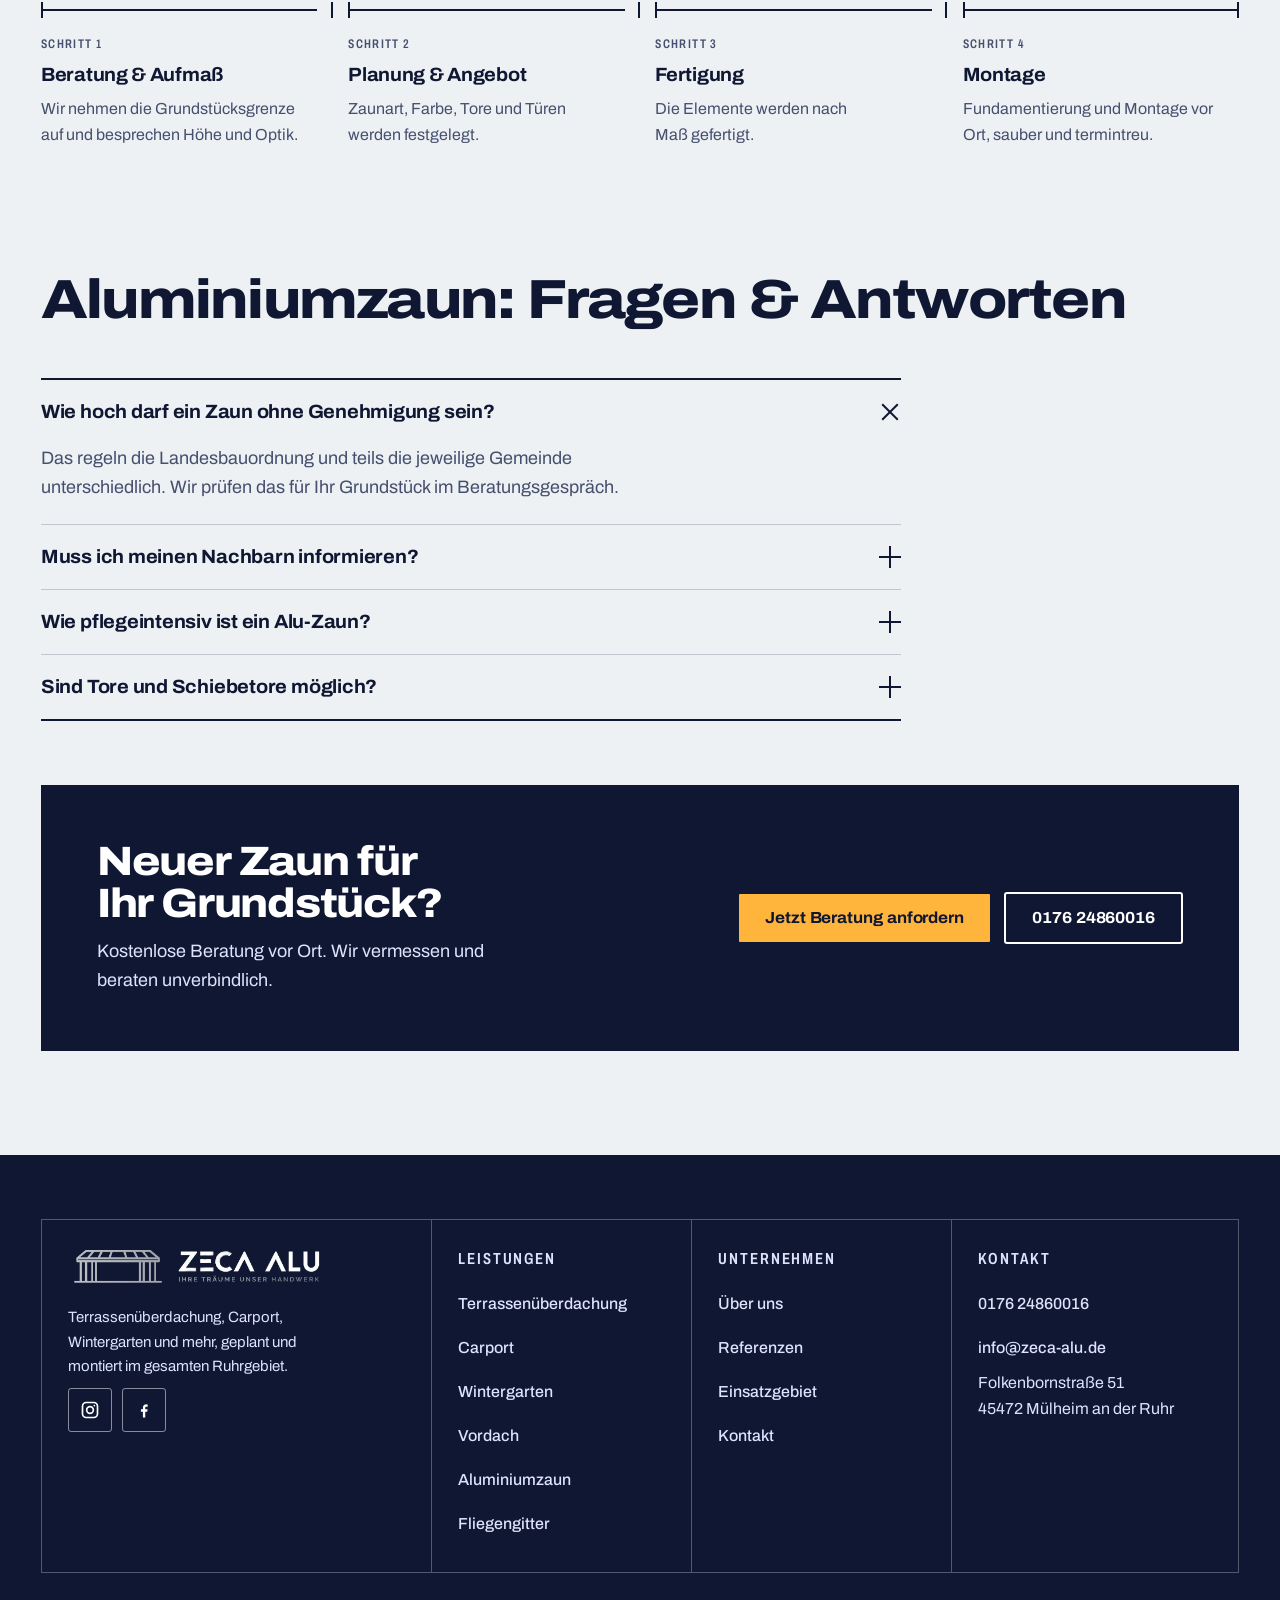
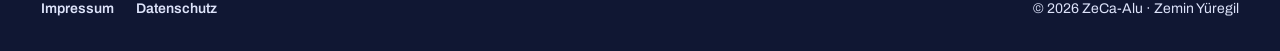
<file: alu-zaun/index.html>
<!DOCTYPE html>
<html lang="de">
<head>
<!-- impeccable-disable cramped-padding, codex-grid-background -- Listen mit Linien statt Kästen und das Raster im Zeichnungsfeld sind Absicht -->
<meta charset="UTF-8" />
<meta name="viewport" content="width=device-width, initial-scale=1, viewport-fit=cover, interactive-widget=resizes-content" />
<title>Aluminiumzaun Mülheim an der Ruhr &amp; Ruhrgebiet | ZeCa-Alu</title>
<meta name="description" content="Alu-Zaun nach Maß: langlebige, pflegearme Einfriedung für Grundstück und Garten – geplant und montiert von ZeCa-Alu in Mülheim an der Ruhr und im gesamten Ruhrgebiet." />
<link rel="canonical" href="https://zeca-alu.de/alu-zaun/" />
<meta property="og:type" content="website" />
<meta property="og:title" content="Aluminiumzaun Mülheim an der Ruhr &amp; Ruhrgebiet | ZeCa-Alu" />
<meta property="og:url" content="https://zeca-alu.de/alu-zaun/" />
<meta name="robots" content="index, follow" />
<meta name="theme-color" content="#EDF1F4" />
<link rel="icon" href="/favicon.svg" type="image/svg+xml" />
<link rel="preload" href="/assets/fonts/archivo-latin-wdth.woff2" as="font" type="font/woff2" crossorigin />
<script>document.documentElement.className+=" js"</script>
<link rel="stylesheet" href="/assets/style.css?v=4" />
<script type="application/ld+json">
{
  "@context": "https://schema.org","@type": "Service","serviceType": "Aluminiumzaun",
  "provider": {"@type":"HomeAndConstructionBusiness","name":"ZeCa-Alu","telephone":"+49-176-24860016","address":{"@type":"PostalAddress","streetAddress":"Folkenbornstraße 51","postalCode":"45472","addressLocality":"Mülheim an der Ruhr","addressCountry":"DE"}},
  "areaServed": ["Mülheim an der Ruhr","Essen","Oberhausen","Duisburg","Bottrop","Dinslaken","Gelsenkirchen","Bochum","Düsseldorf"],
  "url": "https://zeca-alu.de/alu-zaun/"
}
</script>
</head>
<body>
<a class="skip-link" href="#main">Zum Inhalt springen</a>
<div class="sentinel" aria-hidden="true"></div>
<header class="site">
  <div class="bar">
    <a class="brand" href="/" aria-label="ZeCa-Alu Startseite"><img src="/images/bestand/logo.webp" alt="ZeCa-Alu, Ihre Träume, unser Handwerk" width="907" height="144" /></a>
    <nav class="nav" aria-label="Hauptnavigation">
      <ul class="nav-links">
        <li><a href="/">Start</a></li>
        <li class="has-dropdown">
          <a href="/#leistungen" class="is-here">Leistungen <svg class="caret" viewBox="0 0 12 12" aria-hidden="true"><polyline points="2,4 6,8 10,4"/></svg></a>
          <ul class="dropdown"><li><a href="/terrassenueberdachung/">Terrassenüberdachung</a></li><li><a href="/carport/">Carport</a></li><li><a href="/wintergarten/">Wintergarten</a></li><li><a href="/vordach/">Vordach</a></li><li><a href="/alu-zaun/" aria-current="page">Aluminiumzaun</a></li><li><a href="/fliegengitter/">Fliegengitter</a></li></ul>
        </li>
        <li><a href="/einsatzgebiet/">Einsatzgebiet</a></li>
        <li><a href="/referenzen/">Referenzen</a></li>
        <li><a href="/ueber-uns/">Über uns</a></li>
      </ul>
    </nav>
    <div class="nav-right">
      <a class="nav-phone" href="tel:+4917624860016"><svg viewBox="0 0 24 24" aria-hidden="true"><path d="M5 4h4l2 5-2.5 1.5a11 11 0 0 0 5 5L15 13l5 2v4a2 2 0 0 1-2 2A16 16 0 0 1 3 6a2 2 0 0 1 2-2z"/></svg>0176 24860016</a>
      <a class="btn btn-sm" href="/kontakt/">Angebot anfordern</a>
      <button class="burger" type="button" aria-label="Menü öffnen" aria-expanded="false" aria-controls="mobile-nav"><span></span><span></span><span></span></button>
    </div>
  </div>
</header>

<nav class="mobile-nav" id="mobile-nav" aria-label="Hauptmenü">
  <a href="/">Start</a>
  <a href="/#leistungen">Leistungen</a>
  <div class="sub">
    <a href="/terrassenueberdachung/">Terrassenüberdachung</a><a href="/carport/">Carport</a><a href="/wintergarten/">Wintergarten</a><a href="/vordach/">Vordach</a><a href="/alu-zaun/" aria-current="page">Aluminiumzaun</a><a href="/fliegengitter/">Fliegengitter</a>
  </div>
  <a href="/einsatzgebiet/">Einsatzgebiet</a>
  <a href="/referenzen/">Referenzen</a>
  <a href="/ueber-uns/">Über uns</a>
  <a href="/kontakt/">Kontakt</a>
  <a class="btn mnav-cta" href="tel:+4917624860016">0176 24860016 anrufen</a>
</nav>

<main id="main">
  <section class="kopf">
    <div class="sheet">
      <nav class="breadcrumb" aria-label="Brotkrumen"><a href="/">Start</a><span class="sep" aria-hidden="true">/</span><span aria-current="page">Aluminiumzaun</span></nav>
      <h1>Aluminiumzaun nach Maß</h1>
      <div class="kopf-top">
        <p class="lead">Langlebige, formstabile Einfriedung für Grundstück und Garten, von ZeCa-Alu geplant und montiert in Mülheim an der Ruhr und im gesamten Ruhrgebiet.</p>
        <div class="cta-row"><a class="btn" href="/kontakt/">Kostenlose Beratung anfordern <svg viewBox="0 0 24 24" aria-hidden="true"><path d="M4 12h15M13 6l6 6-6 6"/></svg></a><a class="btn btn-line" href="tel:+4917624860016">0176 24860016</a></div>
      </div>
      <div class="kopf-bot">
        <div class="field"><svg class="drw" viewBox="0 -30 480 346" preserveAspectRatio="xMidYMid meet" data-draw role="img" aria-label="Zeichnung eines Aluminiumzauns mit Pfosten, Riegeln und Stäben, Maße nach Aufmaß"><defs><pattern id="hatch-12" width="9" height="9" patternUnits="userSpaceOnUse" patternTransform="rotate(45)"><line x1="0" y1="0" x2="0" y2="9" style="stroke:var(--tinte);stroke-width:var(--m)"/></pattern></defs><path class="k dr" d="M20 270H460" pathLength="1"/><path class="fr dr" d="M70 90L84 90L84 270L70 270Z" pathLength="1"/><path class="fr dr" d="M240 90L254 90L254 270L240 270Z" pathLength="1"/><path class="fr dr" d="M410 90L424 90L424 270L410 270Z" pathLength="1"/><path class="fr dr" d="M84 112L240 112L240 124L84 124Z" pathLength="1"/><path class="fr dr" d="M84 232L240 232L240 244L84 244Z" pathLength="1"/><path class="fr dr" d="M254 112L410 112L410 124L254 124Z" pathLength="1"/><path class="fr dr" d="M254 232L410 232L410 244L254 244Z" pathLength="1"/><path class="fr dr" d="M98 124L106 124L106 232L98 232Z" pathLength="1"/><path class="fr dr" d="M120 124L128 124L128 232L120 232Z" pathLength="1"/><path class="fr dr" d="M142 124L150 124L150 232L142 232Z" pathLength="1"/><path class="fr dr" d="M164 124L172 124L172 232L164 232Z" pathLength="1"/><path class="fr dr" d="M186 124L194 124L194 232L186 232Z" pathLength="1"/><path class="fr dr" d="M208 124L216 124L216 232L208 232Z" pathLength="1"/><path class="fr dr" d="M268 124L276 124L276 232L268 232Z" pathLength="1"/><path class="fr dr" d="M290 124L298 124L298 232L290 232Z" pathLength="1"/><path class="fr dr" d="M312 124L320 124L320 232L312 232Z" pathLength="1"/><path class="fr dr" d="M334 124L342 124L342 232L334 232Z" pathLength="1"/><path class="fr dr" d="M356 124L364 124L364 232L356 232Z" pathLength="1"/><path class="fr dr" d="M378 124L386 124L386 232L378 232Z" pathLength="1"/><path class="m dr" d="M77 274V298" pathLength="1"/><path class="m dr" d="M417 274V298" pathLength="1"/><path class="m dr" d="M77 292H417" pathLength="1"/><path class="ar" d="M77 292L86 288.5L86 295.5Z"/><path class="ar" d="M417 292L408 288.5L408 295.5Z"/><text class="lb" x="247.0" y="310" text-anchor="middle">Länge nach Aufmaß</text><path class="m dr" d="M60 90H18" pathLength="1"/><path class="m dr" d="M50 270H18" pathLength="1"/><path class="m dr" d="M30 90V270" pathLength="1"/><path class="ar" d="M30 90L26.5 99L33.5 99Z"/><path class="ar" d="M30 270L26.5 261L33.5 261Z"/><text class="lb" transform="rotate(-90 17 180.0)" x="17" y="180.0" text-anchor="middle">Höhe nach Aufmaß</text><g class="lb"><path class="m dr" d="M105.85 66L78 96" pathLength="1"/><circle class="ar" cx="78" cy="96" r="3.2"/><rect x="105.85" y="46" width="68.30000000000001" height="20" fill="var(--glas)" stroke="var(--tinte)" stroke-width="var(--m)"/><text x="140" y="60.2" text-anchor="middle">Pfosten</text><path class="m dr" d="M330 66L330 112" pathLength="1"/><circle class="ar" cx="330" cy="112" r="3.2"/><rect x="309.3" y="46" width="61.400000000000006" height="20" fill="var(--glas)" stroke="var(--tinte)" stroke-width="var(--m)"/><text x="340" y="60.2" text-anchor="middle">Riegel</text><path class="m dr" d="M186 188L186 190" pathLength="1"/><circle class="ar" cx="186" cy="190" r="3.2"/><rect x="162.75" y="168" width="54.5" height="20" fill="var(--glas)" stroke="var(--tinte)" stroke-width="var(--m)"/><text x="190" y="182.2" text-anchor="middle">Stäbe</text></g></svg></div>
        <div class="datenblatt"><div class="tb-cell"><span class="label">Anfertigung</span><span class="tb-val">Nach Aufmaß</span></div><div class="tb-cell"><span class="label">Bauart</span><span class="tb-val">Sichtschutz oder Staketenzaun</span></div><div class="tb-cell"><span class="label">Pflege</span><span class="tb-val">Kein Streichen, kein Rosten</span></div><div class="tb-cell"><span class="label">Zubehör</span><span class="tb-val">Tore und Türen bei Bedarf</span></div></div>
      </div>
      <p class="cap">Prinzipzeichnung. Ausführung und Maße nach Aufmaß am Objekt.</p>
    </div>
  </section>
  <section class="sec">
    <div class="sheet">
      <div class="split single"><div class="prose"><h2>Sichtschutz oder klassischer Gartenzaun</h2><p>Ob geschlossene Sichtschutzelemente, ein klassischer Staketenzaun oder eine Kombination aus beidem: Wir fertigen den Zaun nach Ihren Maßen, inklusive Toren und Türen bei Bedarf.</p><p>Die Pulverbeschichtung ist in nahezu jedem RAL-Ton möglich. So fügt sich der Zaun farblich in Fassade, Fenster oder Terrassenüberdachung ein.</p></div></div>
    </div>
  </section>
  <section class="sec">
    <div class="sheet">
      <h2>In vier Schritten zum fertigen Zaun</h2>
      <ol class="chain" style="--n:4"><li><span class="label">Schritt 1</span><h3>Beratung &amp; Aufmaß</h3><p>Wir nehmen die Grundstücksgrenze auf und besprechen Höhe und Optik.</p></li><li><span class="label">Schritt 2</span><h3>Planung &amp; Angebot</h3><p>Zaunart, Farbe, Tore und Türen werden festgelegt.</p></li><li><span class="label">Schritt 3</span><h3>Fertigung</h3><p>Die Elemente werden nach Maß gefertigt.</p></li><li><span class="label">Schritt 4</span><h3>Montage</h3><p>Fundamentierung und Montage vor Ort, sauber und termintreu.</p></li></ol>
    </div>
  </section>
  <section class="sec">
    <div class="sheet">
      <h2>Aluminiumzaun: Fragen &amp; Antworten</h2>
      <div class="faq">
      <details open><summary>Wie hoch darf ein Zaun ohne Genehmigung sein?</summary><p>Das regeln die Landesbauordnung und teils die jeweilige Gemeinde unterschiedlich. Wir prüfen das für Ihr Grundstück im Beratungsgespräch.</p></details>
      <details><summary>Muss ich meinen Nachbarn informieren?</summary><p>Bei Grenzbebauung ist eine Abstimmung mit dem Nachbarn sinnvoll und oft rechtlich vorgeschrieben. Wir beraten Sie dazu ehrlich, ersetzen aber keine Rechtsberatung im Streitfall.</p></details>
      <details><summary>Wie pflegeintensiv ist ein Alu-Zaun?</summary><p>Sehr gering: kein Streichen, kein Rosten, gelegentliches Abwischen reicht aus.</p></details>
      <details><summary>Sind Tore und Schiebetore möglich?</summary><p>Ja, wir planen Tore und Türen passend zum Zaun, auf Wunsch auch elektrisch angetrieben.</p></details>
      </div>
    </div>
  </section>
  <section class="sec-tight">
    <div class="sheet">
      <div class="cta-band">
        <div><h3>Neuer Zaun für Ihr Grundstück?</h3><p>Kostenlose Beratung vor Ort. Wir vermessen und beraten unverbindlich.</p></div>
        <div class="cta-row"><a class="btn" href="/kontakt/">Jetzt Beratung anfordern</a><a class="btn btn-line" href="tel:+4917624860016">0176 24860016</a></div>
      </div>
    </div>
  </section>
</main>

<footer class="site">
  <div class="sheet">
    <div class="footer-grid">
      <div class="footer-col footer-logo">
        <img src="/images/bestand/logo.webp" alt="ZeCa-Alu" width="907" height="144" loading="lazy" />
        <p>Terrassenüberdachung, Carport, Wintergarten und mehr, geplant und montiert im gesamten Ruhrgebiet.</p>
        <div class="social-icons">
          <a href="https://www.instagram.com/zeca_alu" aria-label="Instagram (öffnet in neuem Tab)" target="_blank" rel="noopener"><svg viewBox="0 0 24 24" aria-hidden="true"><path d="M7.5 2h9A5.5 5.5 0 0 1 22 7.5v9a5.5 5.5 0 0 1-5.5 5.5h-9A5.5 5.5 0 0 1 2 16.5v-9A5.5 5.5 0 0 1 7.5 2zm0 2A3.5 3.5 0 0 0 4 7.5v9A3.5 3.5 0 0 0 7.5 20h9a3.5 3.5 0 0 0 3.5-3.5v-9A3.5 3.5 0 0 0 16.5 4h-9zM12 7a5 5 0 1 1 0 10 5 5 0 0 1 0-10zm0 2a3 3 0 1 0 0 6 3 3 0 0 0 0-6zm5.2-3.4a1.1 1.1 0 1 1 0 2.2 1.1 1.1 0 0 1 0-2.2z"/></svg></a>
          <a href="https://www.facebook.com/61566838091135/" aria-label="Facebook (öffnet in neuem Tab)" target="_blank" rel="noopener"><svg viewBox="0 0 24 24" aria-hidden="true"><path d="M13.5 21v-7h2.4l.4-2.8h-2.8V9.4c0-.8.2-1.4 1.4-1.4h1.5V5.5A13 13 0 0 0 14.7 5c-2.4 0-4 1.5-4 4v2.2H8.3V14h2.4v7h2.8z"/></svg></a>
        </div>
      </div>
      <div class="footer-col">
        <p class="footer-title">Leistungen</p>
        <a href="/terrassenueberdachung/">Terrassenüberdachung</a><a href="/carport/">Carport</a><a href="/wintergarten/">Wintergarten</a><a href="/vordach/">Vordach</a><a href="/alu-zaun/">Aluminiumzaun</a><a href="/fliegengitter/">Fliegengitter</a>
      </div>
      <div class="footer-col">
        <p class="footer-title">Unternehmen</p>
        <a href="/ueber-uns/">Über uns</a>
        <a href="/referenzen/">Referenzen</a>
        <a href="/einsatzgebiet/">Einsatzgebiet</a>
        <a href="/kontakt/">Kontakt</a>
      </div>
      <div class="footer-col">
        <p class="footer-title">Kontakt</p>
        <a href="tel:+4917624860016">0176 24860016</a>
        <a href="mailto:info@zeca-alu.de">info@zeca-alu.de</a>
        <p>Folkenbornstraße 51<br/>45472 Mülheim an der Ruhr</p>
      </div>
    </div>
    <div class="footer-bottom">
      <div><a href="/impressum/">Impressum</a><a href="/datenschutz/">Datenschutz</a></div>
      <div>© <span id="jahr">2026</span> ZeCa-Alu · Zemin Yüregil</div>
    </div>
  </div>
</footer>

<div class="mobile-bar">
  <a class="btn btn-line" href="tel:+4917624860016"><svg viewBox="0 0 24 24" aria-hidden="true"><path d="M5 4h4l2 5-2.5 1.5a11 11 0 0 0 5 5L15 13l5 2v4a2 2 0 0 1-2 2A16 16 0 0 1 3 6a2 2 0 0 1 2-2z"/></svg>Anrufen</a>
  <a class="btn" href="/kontakt/">Angebot anfordern</a>
</div>
<script src="/assets/main.js?v=3"></script>
<script>document.getElementById('jahr').textContent = new Date().getFullYear();</script>
</body>
</html>
</file>
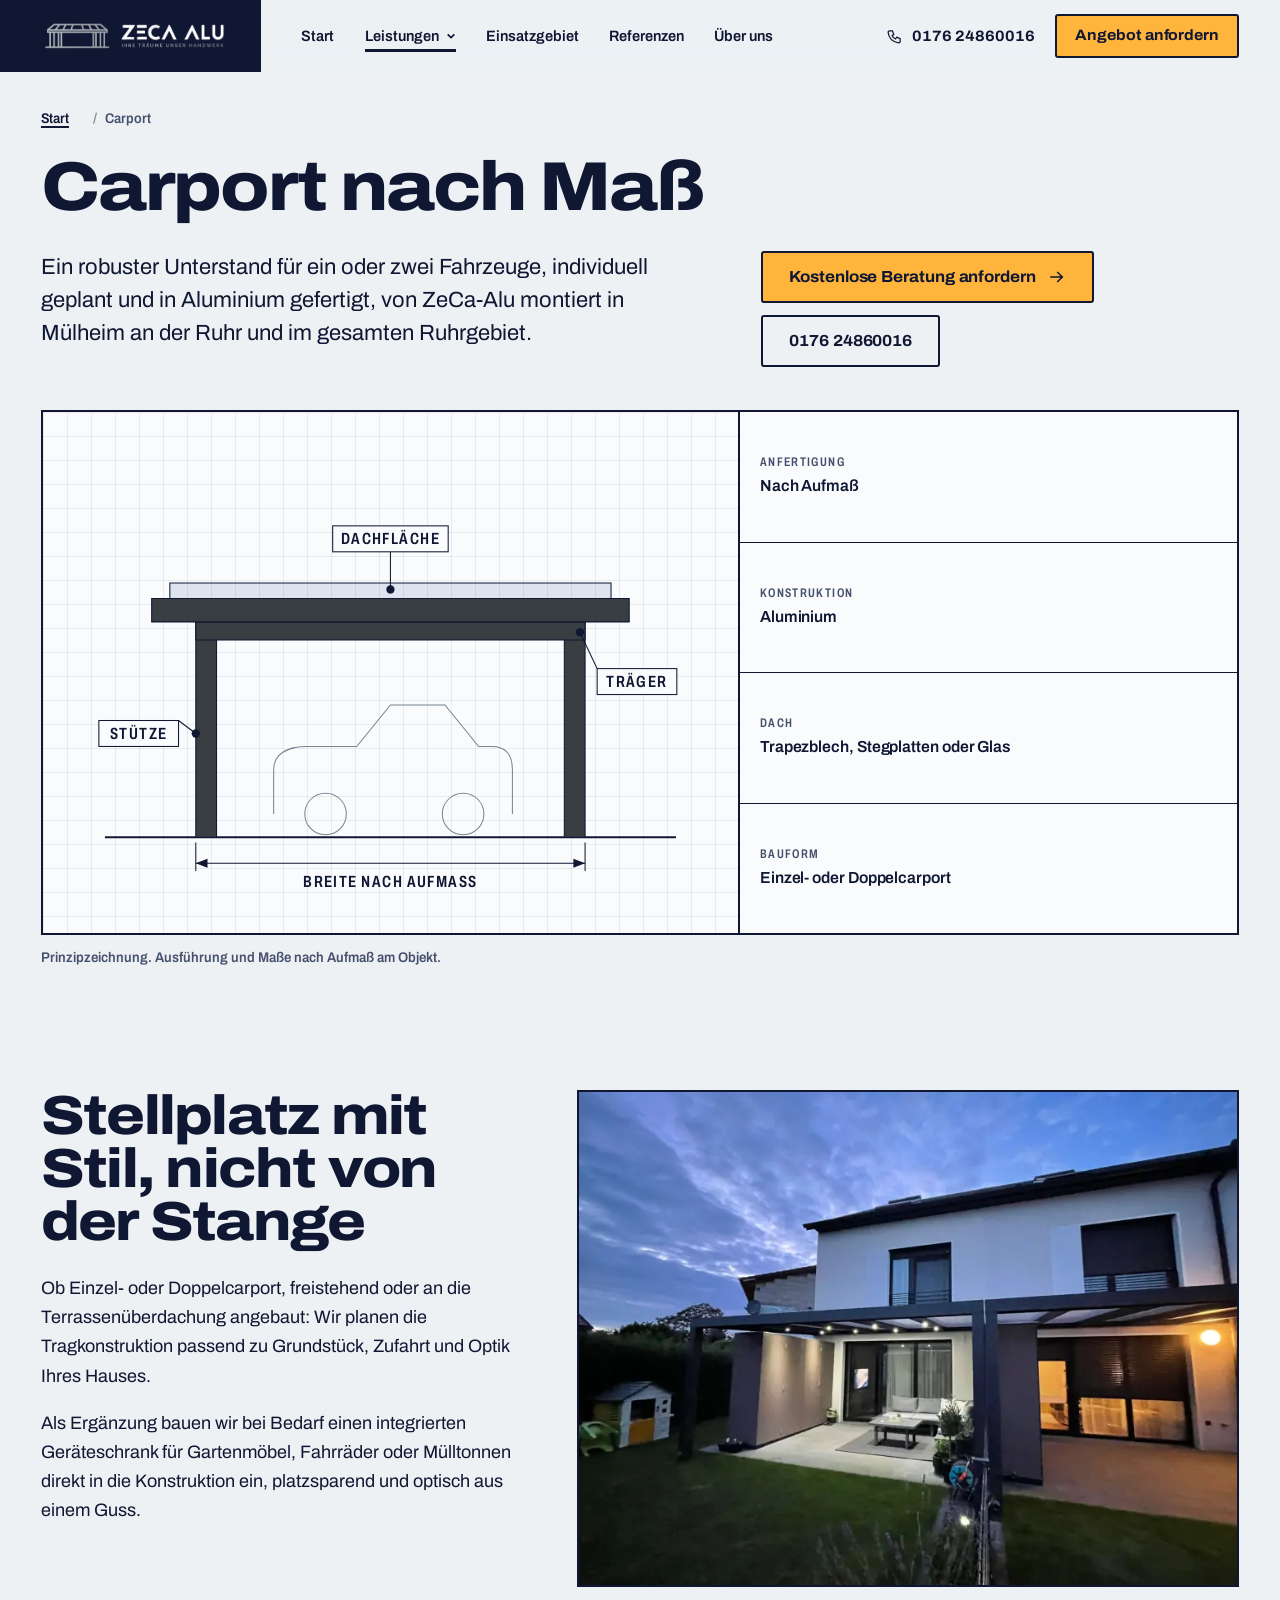
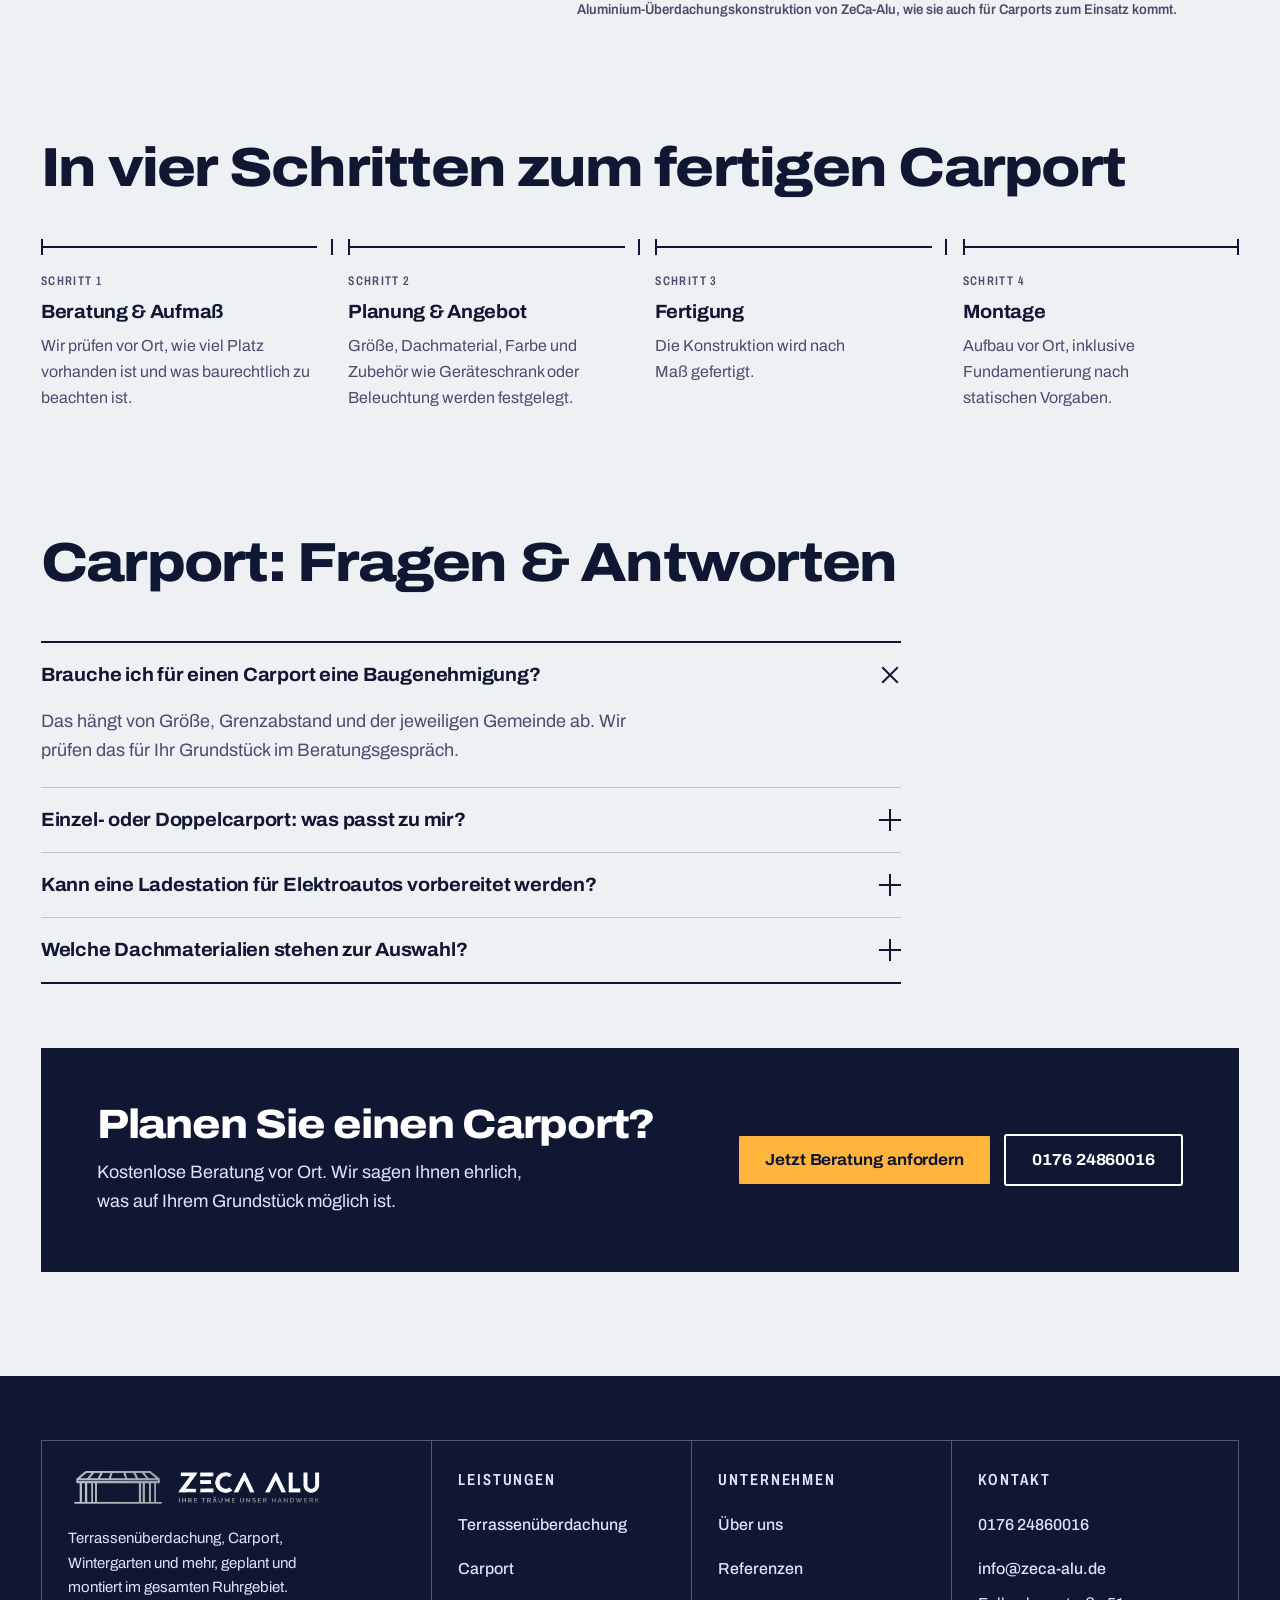
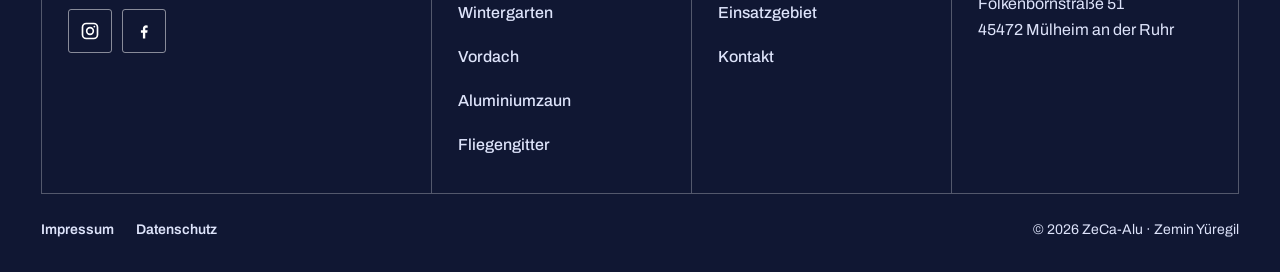
<file: carport/index.html>
<!DOCTYPE html>
<html lang="de">
<head>
<!-- impeccable-disable cramped-padding, codex-grid-background -- Listen mit Linien statt Kästen und das Raster im Zeichnungsfeld sind Absicht -->
<meta charset="UTF-8" />
<meta name="viewport" content="width=device-width, initial-scale=1, viewport-fit=cover, interactive-widget=resizes-content" />
<title>Carport Mülheim an der Ruhr &amp; Ruhrgebiet | ZeCa-Alu</title>
<meta name="description" content="Carport aus Aluminium nach Maß für ein oder zwei Fahrzeuge – Planung und Montage durch ZeCa-Alu in Mülheim an der Ruhr und im gesamten Ruhrgebiet. Kostenlose Beratung." />
<link rel="canonical" href="https://zeca-alu.de/carport/" />
<meta property="og:type" content="website" />
<meta property="og:title" content="Carport Mülheim an der Ruhr &amp; Ruhrgebiet | ZeCa-Alu" />
<meta property="og:url" content="https://zeca-alu.de/carport/" />
<meta name="robots" content="index, follow" />
<meta name="theme-color" content="#EDF1F4" />
<link rel="icon" href="/favicon.svg" type="image/svg+xml" />
<link rel="preload" href="/assets/fonts/archivo-latin-wdth.woff2" as="font" type="font/woff2" crossorigin />
<script>document.documentElement.className+=" js"</script>
<link rel="stylesheet" href="/assets/style.css?v=4" />
<script type="application/ld+json">
{
  "@context": "https://schema.org","@type": "Service","serviceType": "Carport",
  "provider": {"@type":"HomeAndConstructionBusiness","name":"ZeCa-Alu","telephone":"+49-176-24860016","address":{"@type":"PostalAddress","streetAddress":"Folkenbornstraße 51","postalCode":"45472","addressLocality":"Mülheim an der Ruhr","addressCountry":"DE"}},
  "areaServed": ["Mülheim an der Ruhr","Essen","Oberhausen","Duisburg","Bottrop","Dinslaken","Gelsenkirchen","Bochum","Düsseldorf"],
  "url": "https://zeca-alu.de/carport/"
}
</script>
</head>
<body>
<a class="skip-link" href="#main">Zum Inhalt springen</a>
<div class="sentinel" aria-hidden="true"></div>
<header class="site">
  <div class="bar">
    <a class="brand" href="/" aria-label="ZeCa-Alu Startseite"><img src="/images/bestand/logo.webp" alt="ZeCa-Alu, Ihre Träume, unser Handwerk" width="907" height="144" /></a>
    <nav class="nav" aria-label="Hauptnavigation">
      <ul class="nav-links">
        <li><a href="/">Start</a></li>
        <li class="has-dropdown">
          <a href="/#leistungen" class="is-here">Leistungen <svg class="caret" viewBox="0 0 12 12" aria-hidden="true"><polyline points="2,4 6,8 10,4"/></svg></a>
          <ul class="dropdown"><li><a href="/terrassenueberdachung/">Terrassenüberdachung</a></li><li><a href="/carport/" aria-current="page">Carport</a></li><li><a href="/wintergarten/">Wintergarten</a></li><li><a href="/vordach/">Vordach</a></li><li><a href="/alu-zaun/">Aluminiumzaun</a></li><li><a href="/fliegengitter/">Fliegengitter</a></li></ul>
        </li>
        <li><a href="/einsatzgebiet/">Einsatzgebiet</a></li>
        <li><a href="/referenzen/">Referenzen</a></li>
        <li><a href="/ueber-uns/">Über uns</a></li>
      </ul>
    </nav>
    <div class="nav-right">
      <a class="nav-phone" href="tel:+4917624860016"><svg viewBox="0 0 24 24" aria-hidden="true"><path d="M5 4h4l2 5-2.5 1.5a11 11 0 0 0 5 5L15 13l5 2v4a2 2 0 0 1-2 2A16 16 0 0 1 3 6a2 2 0 0 1 2-2z"/></svg>0176 24860016</a>
      <a class="btn btn-sm" href="/kontakt/">Angebot anfordern</a>
      <button class="burger" type="button" aria-label="Menü öffnen" aria-expanded="false" aria-controls="mobile-nav"><span></span><span></span><span></span></button>
    </div>
  </div>
</header>

<nav class="mobile-nav" id="mobile-nav" aria-label="Hauptmenü">
  <a href="/">Start</a>
  <a href="/#leistungen">Leistungen</a>
  <div class="sub">
    <a href="/terrassenueberdachung/">Terrassenüberdachung</a><a href="/carport/" aria-current="page">Carport</a><a href="/wintergarten/">Wintergarten</a><a href="/vordach/">Vordach</a><a href="/alu-zaun/">Aluminiumzaun</a><a href="/fliegengitter/">Fliegengitter</a>
  </div>
  <a href="/einsatzgebiet/">Einsatzgebiet</a>
  <a href="/referenzen/">Referenzen</a>
  <a href="/ueber-uns/">Über uns</a>
  <a href="/kontakt/">Kontakt</a>
  <a class="btn mnav-cta" href="tel:+4917624860016">0176 24860016 anrufen</a>
</nav>

<main id="main">
  <section class="kopf">
    <div class="sheet">
      <nav class="breadcrumb" aria-label="Brotkrumen"><a href="/">Start</a><span class="sep" aria-hidden="true">/</span><span aria-current="page">Carport</span></nav>
      <h1>Carport nach Maß</h1>
      <div class="kopf-top">
        <p class="lead">Ein robuster Unterstand für ein oder zwei Fahrzeuge, individuell geplant und in Aluminium gefertigt, von ZeCa-Alu montiert in Mülheim an der Ruhr und im gesamten Ruhrgebiet.</p>
        <div class="cta-row"><a class="btn" href="/kontakt/">Kostenlose Beratung anfordern <svg viewBox="0 0 24 24" aria-hidden="true"><path d="M4 12h15M13 6l6 6-6 6"/></svg></a><a class="btn btn-line" href="tel:+4917624860016">0176 24860016</a></div>
      </div>
      <div class="kopf-bot">
        <div class="field"><svg class="drw" viewBox="0 -30 480 346" preserveAspectRatio="xMidYMid meet" data-draw role="img" aria-label="Zeichnung eines Carports aus Aluminium mit Fahrzeug als Geisterlinie, Maße nach Aufmaß"><defs><pattern id="hatch-9" width="9" height="9" patternUnits="userSpaceOnUse" patternTransform="rotate(45)"><line x1="0" y1="0" x2="0" y2="9" style="stroke:var(--tinte);stroke-width:var(--m)"/></pattern></defs><path class="k dr" d="M20 270H460" pathLength="1"/><path class="fr dr" d="M90 100L106 100L106 270L90 270Z" pathLength="1"/><path class="fr dr" d="M374 100L390 100L390 270L374 270Z" pathLength="1"/><path class="g" d="M150 252V218C150 206 160 200 176 200H214L240 168H282L308 200H318C330 200 334 208 334 218V252" pathLength="1"/><path class="g" d="M174 252a16 16 0 0 1 32 0a16 16 0 0 1 -32 0Z" pathLength="1"/><path class="g" d="M280 252a16 16 0 0 1 32 0a16 16 0 0 1 -32 0Z" pathLength="1"/><path class="fr dr" d="M90 104H390V118H90Z" pathLength="1"/><path class="gl dr" d="M70 74H410V86H70Z" pathLength="1"/><path class="fr dr" d="M56 86H424V104H56Z" pathLength="1"/><path class="m dr" d="M90 274V296" pathLength="1"/><path class="m dr" d="M390 274V296" pathLength="1"/><path class="m dr" d="M90 290H390" pathLength="1"/><path class="ar" d="M90 290L99 286.5L99 293.5Z"/><path class="ar" d="M390 290L381 286.5L381 293.5Z"/><text class="lb" x="240.0" y="308" text-anchor="middle">Breite nach Aufmaß</text><g class="lb"><path class="m dr" d="M240 50L240 79" pathLength="1"/><circle class="ar" cx="240" cy="79" r="3.2"/><rect x="195.5" y="30" width="89.0" height="20" fill="var(--glas)" stroke="var(--tinte)" stroke-width="var(--m)"/><text x="240" y="44.2" text-anchor="middle">Dachfläche</text><path class="m dr" d="M76.7 180L90 190" pathLength="1"/><circle class="ar" cx="90" cy="190" r="3.2"/><rect x="15.299999999999997" y="180" width="61.400000000000006" height="20" fill="var(--glas)" stroke="var(--tinte)" stroke-width="var(--m)"/><text x="46" y="194.2" text-anchor="middle">Stütze</text><path class="m dr" d="M399.3 140L386 112" pathLength="1"/><circle class="ar" cx="386" cy="112" r="3.2"/><rect x="399.3" y="140" width="61.400000000000006" height="20" fill="var(--glas)" stroke="var(--tinte)" stroke-width="var(--m)"/><text x="430" y="154.2" text-anchor="middle">Träger</text></g></svg></div>
        <div class="datenblatt"><div class="tb-cell"><span class="label">Anfertigung</span><span class="tb-val">Nach Aufmaß</span></div><div class="tb-cell"><span class="label">Konstruktion</span><span class="tb-val">Aluminium</span></div><div class="tb-cell"><span class="label">Dach</span><span class="tb-val">Trapezblech, Stegplatten oder Glas</span></div><div class="tb-cell"><span class="label">Bauform</span><span class="tb-val">Einzel- oder Doppelcarport</span></div></div>
      </div>
      <p class="cap">Prinzipzeichnung. Ausführung und Maße nach Aufmaß am Objekt.</p>
    </div>
  </section>
  <section class="sec">
    <div class="sheet">
      <div class="split">
        <div class="prose"><h2>Stellplatz mit Stil, nicht von der Stange</h2><p>Ob Einzel- oder Doppelcarport, freistehend oder an die Terrassenüberdachung angebaut: Wir planen die Tragkonstruktion passend zu Grundstück, Zufahrt und Optik Ihres Hauses.</p><p>Als Ergänzung bauen wir bei Bedarf einen integrierten Geräteschrank für Gartenmöbel, Fahrräder oder Mülltonnen direkt in die Konstruktion ein, platzsparend und optisch aus einem Guss.</p></div>
        <figure><div class="photo"><img src="/images/bestand/terrasse-doppelhaus-1-1600.webp" srcset="/images/bestand/terrasse-doppelhaus-1-800.webp 800w, /images/bestand/terrasse-doppelhaus-1-1600.webp 1600w, /images/bestand/terrasse-doppelhaus-1-2048.webp 2048w" sizes="(min-width:901px) 58vw, 100vw" width="1600" height="1200" alt="Aluminium-Überdachungskonstruktion von ZeCa-Alu, wie sie auch für Carports zum Einsatz kommt" loading="lazy" decoding="async" /></div><figcaption class="cap">Aluminium-Überdachungskonstruktion von ZeCa-Alu, wie sie auch für Carports zum Einsatz kommt.</figcaption></figure>
      </div>
    </div>
  </section>
  <section class="sec">
    <div class="sheet">
      <h2>In vier Schritten zum fertigen Carport</h2>
      <ol class="chain" style="--n:4"><li><span class="label">Schritt 1</span><h3>Beratung &amp; Aufmaß</h3><p>Wir prüfen vor Ort, wie viel Platz vorhanden ist und was baurechtlich zu beachten ist.</p></li><li><span class="label">Schritt 2</span><h3>Planung &amp; Angebot</h3><p>Größe, Dachmaterial, Farbe und Zubehör wie Geräteschrank oder Beleuchtung werden festgelegt.</p></li><li><span class="label">Schritt 3</span><h3>Fertigung</h3><p>Die Konstruktion wird nach Maß gefertigt.</p></li><li><span class="label">Schritt 4</span><h3>Montage</h3><p>Aufbau vor Ort, inklusive Fundamentierung nach statischen Vorgaben.</p></li></ol>
    </div>
  </section>
  <section class="sec">
    <div class="sheet">
      <h2>Carport: Fragen &amp; Antworten</h2>
      <div class="faq">
      <details open><summary>Brauche ich für einen Carport eine Baugenehmigung?</summary><p>Das hängt von Größe, Grenzabstand und der jeweiligen Gemeinde ab. Wir prüfen das für Ihr Grundstück im Beratungsgespräch.</p></details>
      <details><summary>Einzel- oder Doppelcarport: was passt zu mir?</summary><p>Das richtet sich nach Grundstückszuschnitt und Fahrzeuganzahl. Wir zeigen Ihnen bei der Beratung realistische Varianten für Ihren Platz.</p></details>
      <details><summary>Kann eine Ladestation für Elektroautos vorbereitet werden?</summary><p>Ja, das lässt sich bei der Planung berücksichtigen. Die elektrische Anbindung erfolgt durch einen Elektrofachbetrieb.</p></details>
      <details><summary>Welche Dachmaterialien stehen zur Auswahl?</summary><p>Je nach Wunsch Trapezblech, Stegplatten oder Glas. Wir beraten Sie zu Kosten, Optik und Lichtdurchlässigkeit.</p></details>
      </div>
    </div>
  </section>
  <section class="sec-tight">
    <div class="sheet">
      <div class="cta-band">
        <div><h3>Planen Sie einen Carport?</h3><p>Kostenlose Beratung vor Ort. Wir sagen Ihnen ehrlich, was auf Ihrem Grundstück möglich ist.</p></div>
        <div class="cta-row"><a class="btn" href="/kontakt/">Jetzt Beratung anfordern</a><a class="btn btn-line" href="tel:+4917624860016">0176 24860016</a></div>
      </div>
    </div>
  </section>
</main>

<footer class="site">
  <div class="sheet">
    <div class="footer-grid">
      <div class="footer-col footer-logo">
        <img src="/images/bestand/logo.webp" alt="ZeCa-Alu" width="907" height="144" loading="lazy" />
        <p>Terrassenüberdachung, Carport, Wintergarten und mehr, geplant und montiert im gesamten Ruhrgebiet.</p>
        <div class="social-icons">
          <a href="https://www.instagram.com/zeca_alu" aria-label="Instagram (öffnet in neuem Tab)" target="_blank" rel="noopener"><svg viewBox="0 0 24 24" aria-hidden="true"><path d="M7.5 2h9A5.5 5.5 0 0 1 22 7.5v9a5.5 5.5 0 0 1-5.5 5.5h-9A5.5 5.5 0 0 1 2 16.5v-9A5.5 5.5 0 0 1 7.5 2zm0 2A3.5 3.5 0 0 0 4 7.5v9A3.5 3.5 0 0 0 7.5 20h9a3.5 3.5 0 0 0 3.5-3.5v-9A3.5 3.5 0 0 0 16.5 4h-9zM12 7a5 5 0 1 1 0 10 5 5 0 0 1 0-10zm0 2a3 3 0 1 0 0 6 3 3 0 0 0 0-6zm5.2-3.4a1.1 1.1 0 1 1 0 2.2 1.1 1.1 0 0 1 0-2.2z"/></svg></a>
          <a href="https://www.facebook.com/61566838091135/" aria-label="Facebook (öffnet in neuem Tab)" target="_blank" rel="noopener"><svg viewBox="0 0 24 24" aria-hidden="true"><path d="M13.5 21v-7h2.4l.4-2.8h-2.8V9.4c0-.8.2-1.4 1.4-1.4h1.5V5.5A13 13 0 0 0 14.7 5c-2.4 0-4 1.5-4 4v2.2H8.3V14h2.4v7h2.8z"/></svg></a>
        </div>
      </div>
      <div class="footer-col">
        <p class="footer-title">Leistungen</p>
        <a href="/terrassenueberdachung/">Terrassenüberdachung</a><a href="/carport/">Carport</a><a href="/wintergarten/">Wintergarten</a><a href="/vordach/">Vordach</a><a href="/alu-zaun/">Aluminiumzaun</a><a href="/fliegengitter/">Fliegengitter</a>
      </div>
      <div class="footer-col">
        <p class="footer-title">Unternehmen</p>
        <a href="/ueber-uns/">Über uns</a>
        <a href="/referenzen/">Referenzen</a>
        <a href="/einsatzgebiet/">Einsatzgebiet</a>
        <a href="/kontakt/">Kontakt</a>
      </div>
      <div class="footer-col">
        <p class="footer-title">Kontakt</p>
        <a href="tel:+4917624860016">0176 24860016</a>
        <a href="mailto:info@zeca-alu.de">info@zeca-alu.de</a>
        <p>Folkenbornstraße 51<br/>45472 Mülheim an der Ruhr</p>
      </div>
    </div>
    <div class="footer-bottom">
      <div><a href="/impressum/">Impressum</a><a href="/datenschutz/">Datenschutz</a></div>
      <div>© <span id="jahr">2026</span> ZeCa-Alu · Zemin Yüregil</div>
    </div>
  </div>
</footer>

<div class="mobile-bar">
  <a class="btn btn-line" href="tel:+4917624860016"><svg viewBox="0 0 24 24" aria-hidden="true"><path d="M5 4h4l2 5-2.5 1.5a11 11 0 0 0 5 5L15 13l5 2v4a2 2 0 0 1-2 2A16 16 0 0 1 3 6a2 2 0 0 1 2-2z"/></svg>Anrufen</a>
  <a class="btn" href="/kontakt/">Angebot anfordern</a>
</div>
<script src="/assets/main.js?v=3"></script>
<script>document.getElementById('jahr').textContent = new Date().getFullYear();</script>
</body>
</html>
</file>
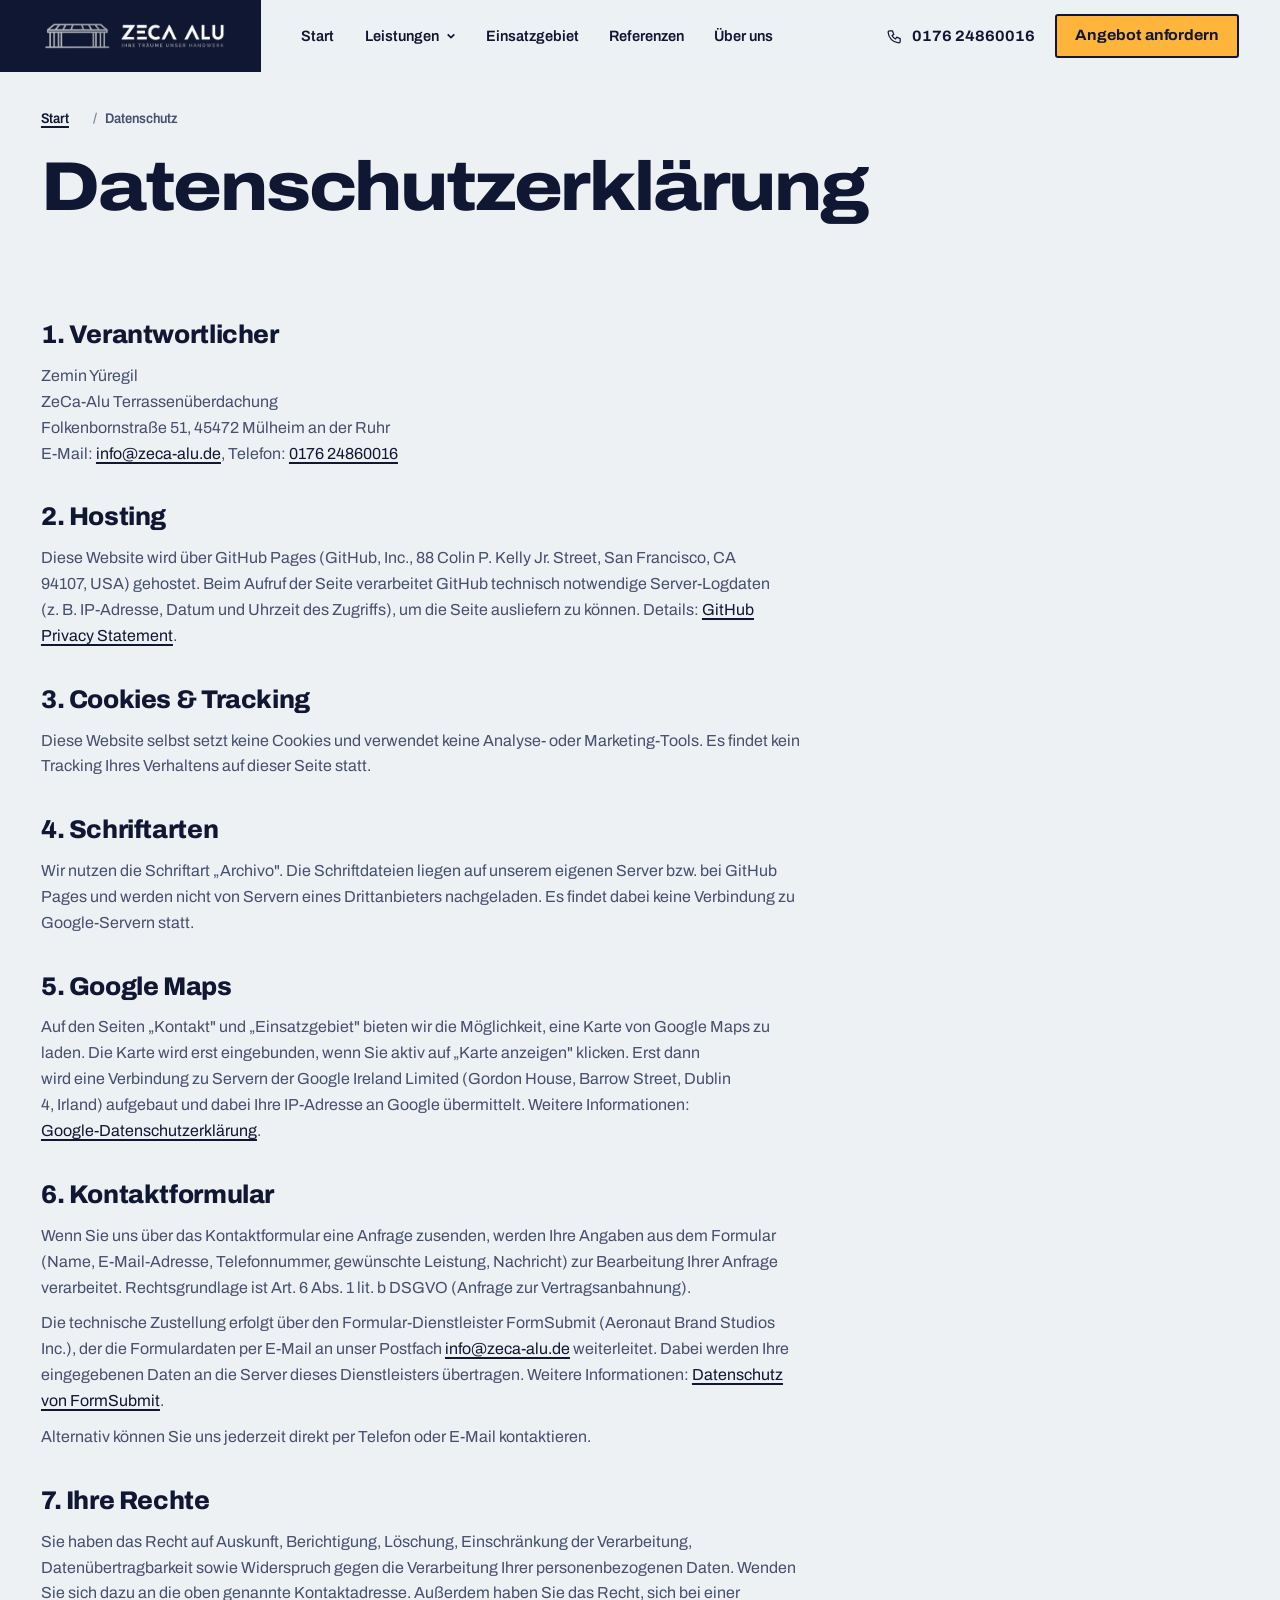
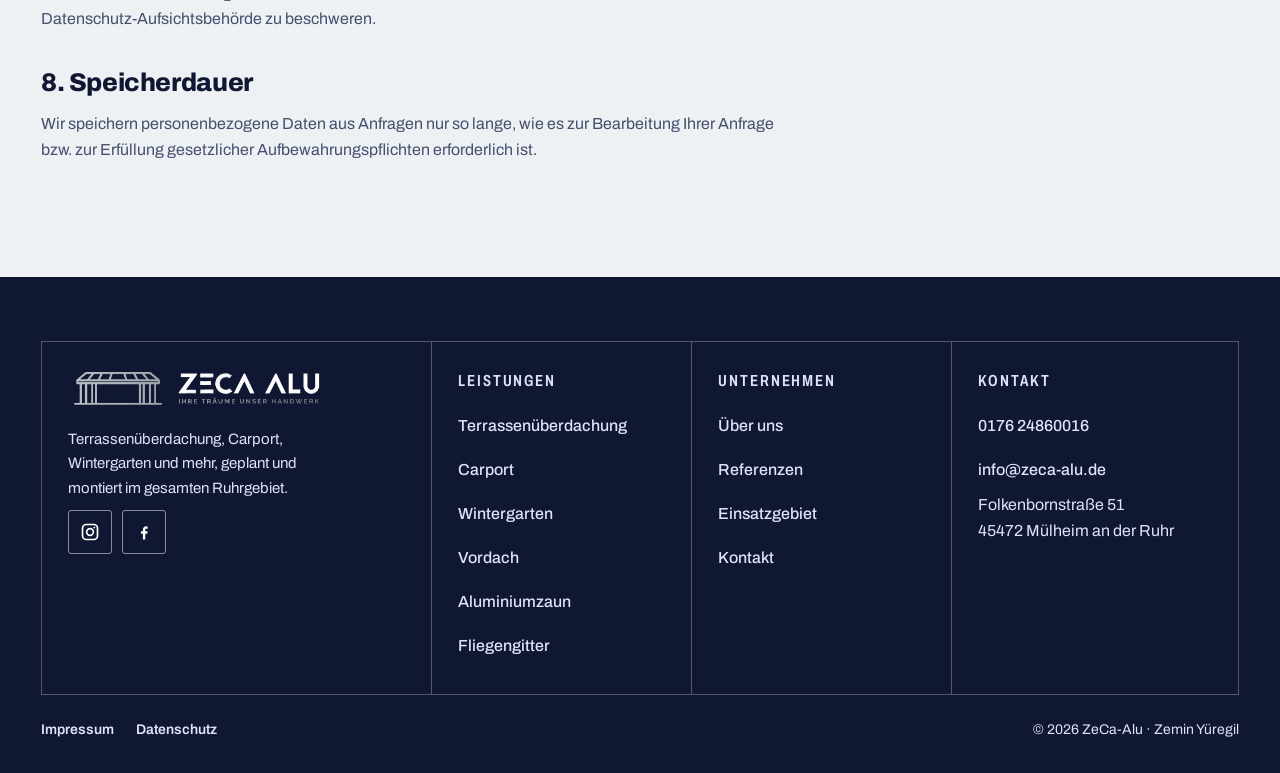
<file: datenschutz/index.html>
<!DOCTYPE html>
<html lang="de">
<head>
<!-- impeccable-disable cramped-padding, codex-grid-background -- Listen mit Linien statt Kästen und das Raster im Zeichnungsfeld sind Absicht -->
<meta charset="UTF-8" />
<meta name="viewport" content="width=device-width, initial-scale=1, viewport-fit=cover, interactive-widget=resizes-content" />
<title>Datenschutzerklärung | ZeCa-Alu</title>
<meta name="description" content="Datenschutzerklärung von ZeCa-Alu, Mülheim an der Ruhr." />
<link rel="canonical" href="https://zeca-alu.de/datenschutz/" />
<meta name="robots" content="index, follow" />
<meta name="theme-color" content="#EDF1F4" />
<link rel="icon" href="/favicon.svg" type="image/svg+xml" />
<link rel="preload" href="/assets/fonts/archivo-latin-wdth.woff2" as="font" type="font/woff2" crossorigin />
<script>document.documentElement.className+=" js"</script>
<link rel="stylesheet" href="/assets/style.css?v=4" />
</head>
<body>
<a class="skip-link" href="#main">Zum Inhalt springen</a>
<div class="sentinel" aria-hidden="true"></div>
<header class="site">
  <div class="bar">
    <a class="brand" href="/" aria-label="ZeCa-Alu Startseite"><img src="/images/bestand/logo.webp" alt="ZeCa-Alu, Ihre Träume, unser Handwerk" width="907" height="144" /></a>
    <nav class="nav" aria-label="Hauptnavigation">
      <ul class="nav-links">
        <li><a href="/">Start</a></li>
        <li class="has-dropdown">
          <a href="/#leistungen">Leistungen <svg class="caret" viewBox="0 0 12 12" aria-hidden="true"><polyline points="2,4 6,8 10,4"/></svg></a>
          <ul class="dropdown"><li><a href="/terrassenueberdachung/">Terrassenüberdachung</a></li><li><a href="/carport/">Carport</a></li><li><a href="/wintergarten/">Wintergarten</a></li><li><a href="/vordach/">Vordach</a></li><li><a href="/alu-zaun/">Aluminiumzaun</a></li><li><a href="/fliegengitter/">Fliegengitter</a></li></ul>
        </li>
        <li><a href="/einsatzgebiet/">Einsatzgebiet</a></li>
        <li><a href="/referenzen/">Referenzen</a></li>
        <li><a href="/ueber-uns/">Über uns</a></li>
      </ul>
    </nav>
    <div class="nav-right">
      <a class="nav-phone" href="tel:+4917624860016"><svg viewBox="0 0 24 24" aria-hidden="true"><path d="M5 4h4l2 5-2.5 1.5a11 11 0 0 0 5 5L15 13l5 2v4a2 2 0 0 1-2 2A16 16 0 0 1 3 6a2 2 0 0 1 2-2z"/></svg>0176 24860016</a>
      <a class="btn btn-sm" href="/kontakt/">Angebot anfordern</a>
      <button class="burger" type="button" aria-label="Menü öffnen" aria-expanded="false" aria-controls="mobile-nav"><span></span><span></span><span></span></button>
    </div>
  </div>
</header>

<nav class="mobile-nav" id="mobile-nav" aria-label="Hauptmenü">
  <a href="/">Start</a>
  <a href="/#leistungen">Leistungen</a>
  <div class="sub">
    <a href="/terrassenueberdachung/">Terrassenüberdachung</a><a href="/carport/">Carport</a><a href="/wintergarten/">Wintergarten</a><a href="/vordach/">Vordach</a><a href="/alu-zaun/">Aluminiumzaun</a><a href="/fliegengitter/">Fliegengitter</a>
  </div>
  <a href="/einsatzgebiet/">Einsatzgebiet</a>
  <a href="/referenzen/">Referenzen</a>
  <a href="/ueber-uns/">Über uns</a>
  <a href="/kontakt/">Kontakt</a>
  <a class="btn mnav-cta" href="tel:+4917624860016">0176 24860016 anrufen</a>
</nav>

<main id="main">
  <section class="kopf-schlicht">
    <div class="sheet">
      <nav class="breadcrumb" aria-label="Brotkrumen"><a href="/">Start</a><span class="sep" aria-hidden="true">/</span><span aria-current="page">Datenschutz</span></nav>
      <h1 style="margin-top:clamp(6px,1vw,14px)">Datenschutzerklärung</h1>
    </div>
  </section>
  <section class="sec-tight">
    <div class="sheet"><div class="legal">
      <h2>1. Verantwortlicher</h2>
      <p>Zemin Yüregil<br/>ZeCa-Alu Terrassenüberdachung<br/>Folkenbornstraße 51, 45472 Mülheim an der Ruhr<br/>E-Mail: <a href="mailto:info@zeca-alu.de">info@zeca-alu.de</a>, Telefon: <a href="tel:+4917624860016">0176 24860016</a></p>

      <h2>2. Hosting</h2>
      <p>Diese Website wird über GitHub Pages (GitHub, Inc., 88 Colin P. Kelly Jr. Street, San Francisco, CA 94107, USA) gehostet. Beim Aufruf der Seite verarbeitet GitHub technisch notwendige Server-Logdaten (z. B. IP-Adresse, Datum und Uhrzeit des Zugriffs), um die Seite ausliefern zu können. Details: <a href="https://docs.github.com/en/site-policy/privacy-policies/github-general-privacy-statement" target="_blank" rel="noopener">GitHub Privacy Statement</a>.</p>

      <h2>3. Cookies &amp; Tracking</h2>
      <p>Diese Website selbst setzt keine Cookies und verwendet keine Analyse- oder Marketing-Tools. Es findet kein Tracking Ihres Verhaltens auf dieser Seite statt.</p>

      <h2>4. Schriftarten</h2>
      <p>Wir nutzen die Schriftart „Archivo". Die Schriftdateien liegen auf unserem eigenen Server bzw. bei GitHub Pages und werden nicht von Servern eines Drittanbieters nachgeladen. Es findet dabei keine Verbindung zu Google-Servern statt.</p>

      <h2>5. Google Maps</h2>
      <p>Auf den Seiten „Kontakt" und „Einsatzgebiet" bieten wir die Möglichkeit, eine Karte von Google Maps zu laden. Die Karte wird erst eingebunden, wenn Sie aktiv auf „Karte anzeigen" klicken. Erst dann wird eine Verbindung zu Servern der Google Ireland Limited (Gordon House, Barrow Street, Dublin 4, Irland) aufgebaut und dabei Ihre IP-Adresse an Google übermittelt. Weitere Informationen: <a href="https://policies.google.com/privacy" target="_blank" rel="noopener">Google-Datenschutzerklärung</a>.</p>

      <h2>6. Kontaktformular</h2>
      <p>Wenn Sie uns über das Kontaktformular eine Anfrage zusenden, werden Ihre Angaben aus dem Formular (Name, E-Mail-Adresse, Telefonnummer, gewünschte Leistung, Nachricht) zur Bearbeitung Ihrer Anfrage verarbeitet. Rechtsgrundlage ist Art. 6 Abs. 1 lit. b DSGVO (Anfrage zur Vertragsanbahnung).</p>
      <p>Die technische Zustellung erfolgt über den Formular-Dienstleister FormSubmit (Aeronaut Brand Studios Inc.), der die Formulardaten per E-Mail an unser Postfach <a href="mailto:info@zeca-alu.de">info@zeca-alu.de</a> weiterleitet. Dabei werden Ihre eingegebenen Daten an die Server dieses Dienstleisters übertragen. Weitere Informationen: <a href="https://formsubmit.co/privacy-policy" target="_blank" rel="noopener">Datenschutz von FormSubmit</a>.</p>
      <p>Alternativ können Sie uns jederzeit direkt per Telefon oder E-Mail kontaktieren.</p>

      <h2>7. Ihre Rechte</h2>
      <p>Sie haben das Recht auf Auskunft, Berichtigung, Löschung, Einschränkung der Verarbeitung, Datenübertragbarkeit sowie Widerspruch gegen die Verarbeitung Ihrer personenbezogenen Daten. Wenden Sie sich dazu an die oben genannte Kontaktadresse. Außerdem haben Sie das Recht, sich bei einer Datenschutz-Aufsichtsbehörde zu beschweren.</p>

      <h2>8. Speicherdauer</h2>
      <p>Wir speichern personenbezogene Daten aus Anfragen nur so lange, wie es zur Bearbeitung Ihrer Anfrage bzw. zur Erfüllung gesetzlicher Aufbewahrungspflichten erforderlich ist.</p>
    </div></div>
  </section>
</main>

<footer class="site">
  <div class="sheet">
    <div class="footer-grid">
      <div class="footer-col footer-logo">
        <img src="/images/bestand/logo.webp" alt="ZeCa-Alu" width="907" height="144" loading="lazy" />
        <p>Terrassenüberdachung, Carport, Wintergarten und mehr, geplant und montiert im gesamten Ruhrgebiet.</p>
        <div class="social-icons">
          <a href="https://www.instagram.com/zeca_alu" aria-label="Instagram (öffnet in neuem Tab)" target="_blank" rel="noopener"><svg viewBox="0 0 24 24" aria-hidden="true"><path d="M7.5 2h9A5.5 5.5 0 0 1 22 7.5v9a5.5 5.5 0 0 1-5.5 5.5h-9A5.5 5.5 0 0 1 2 16.5v-9A5.5 5.5 0 0 1 7.5 2zm0 2A3.5 3.5 0 0 0 4 7.5v9A3.5 3.5 0 0 0 7.5 20h9a3.5 3.5 0 0 0 3.5-3.5v-9A3.5 3.5 0 0 0 16.5 4h-9zM12 7a5 5 0 1 1 0 10 5 5 0 0 1 0-10zm0 2a3 3 0 1 0 0 6 3 3 0 0 0 0-6zm5.2-3.4a1.1 1.1 0 1 1 0 2.2 1.1 1.1 0 0 1 0-2.2z"/></svg></a>
          <a href="https://www.facebook.com/61566838091135/" aria-label="Facebook (öffnet in neuem Tab)" target="_blank" rel="noopener"><svg viewBox="0 0 24 24" aria-hidden="true"><path d="M13.5 21v-7h2.4l.4-2.8h-2.8V9.4c0-.8.2-1.4 1.4-1.4h1.5V5.5A13 13 0 0 0 14.7 5c-2.4 0-4 1.5-4 4v2.2H8.3V14h2.4v7h2.8z"/></svg></a>
        </div>
      </div>
      <div class="footer-col">
        <p class="footer-title">Leistungen</p>
        <a href="/terrassenueberdachung/">Terrassenüberdachung</a><a href="/carport/">Carport</a><a href="/wintergarten/">Wintergarten</a><a href="/vordach/">Vordach</a><a href="/alu-zaun/">Aluminiumzaun</a><a href="/fliegengitter/">Fliegengitter</a>
      </div>
      <div class="footer-col">
        <p class="footer-title">Unternehmen</p>
        <a href="/ueber-uns/">Über uns</a>
        <a href="/referenzen/">Referenzen</a>
        <a href="/einsatzgebiet/">Einsatzgebiet</a>
        <a href="/kontakt/">Kontakt</a>
      </div>
      <div class="footer-col">
        <p class="footer-title">Kontakt</p>
        <a href="tel:+4917624860016">0176 24860016</a>
        <a href="mailto:info@zeca-alu.de">info@zeca-alu.de</a>
        <p>Folkenbornstraße 51<br/>45472 Mülheim an der Ruhr</p>
      </div>
    </div>
    <div class="footer-bottom">
      <div><a href="/impressum/">Impressum</a><a href="/datenschutz/">Datenschutz</a></div>
      <div>© <span id="jahr">2026</span> ZeCa-Alu · Zemin Yüregil</div>
    </div>
  </div>
</footer>

<div class="mobile-bar">
  <a class="btn btn-line" href="tel:+4917624860016"><svg viewBox="0 0 24 24" aria-hidden="true"><path d="M5 4h4l2 5-2.5 1.5a11 11 0 0 0 5 5L15 13l5 2v4a2 2 0 0 1-2 2A16 16 0 0 1 3 6a2 2 0 0 1 2-2z"/></svg>Anrufen</a>
  <a class="btn" href="/kontakt/">Angebot anfordern</a>
</div>
<script src="/assets/main.js?v=3"></script>
<script>document.getElementById('jahr').textContent = new Date().getFullYear();</script>
</body>
</html>
</file>
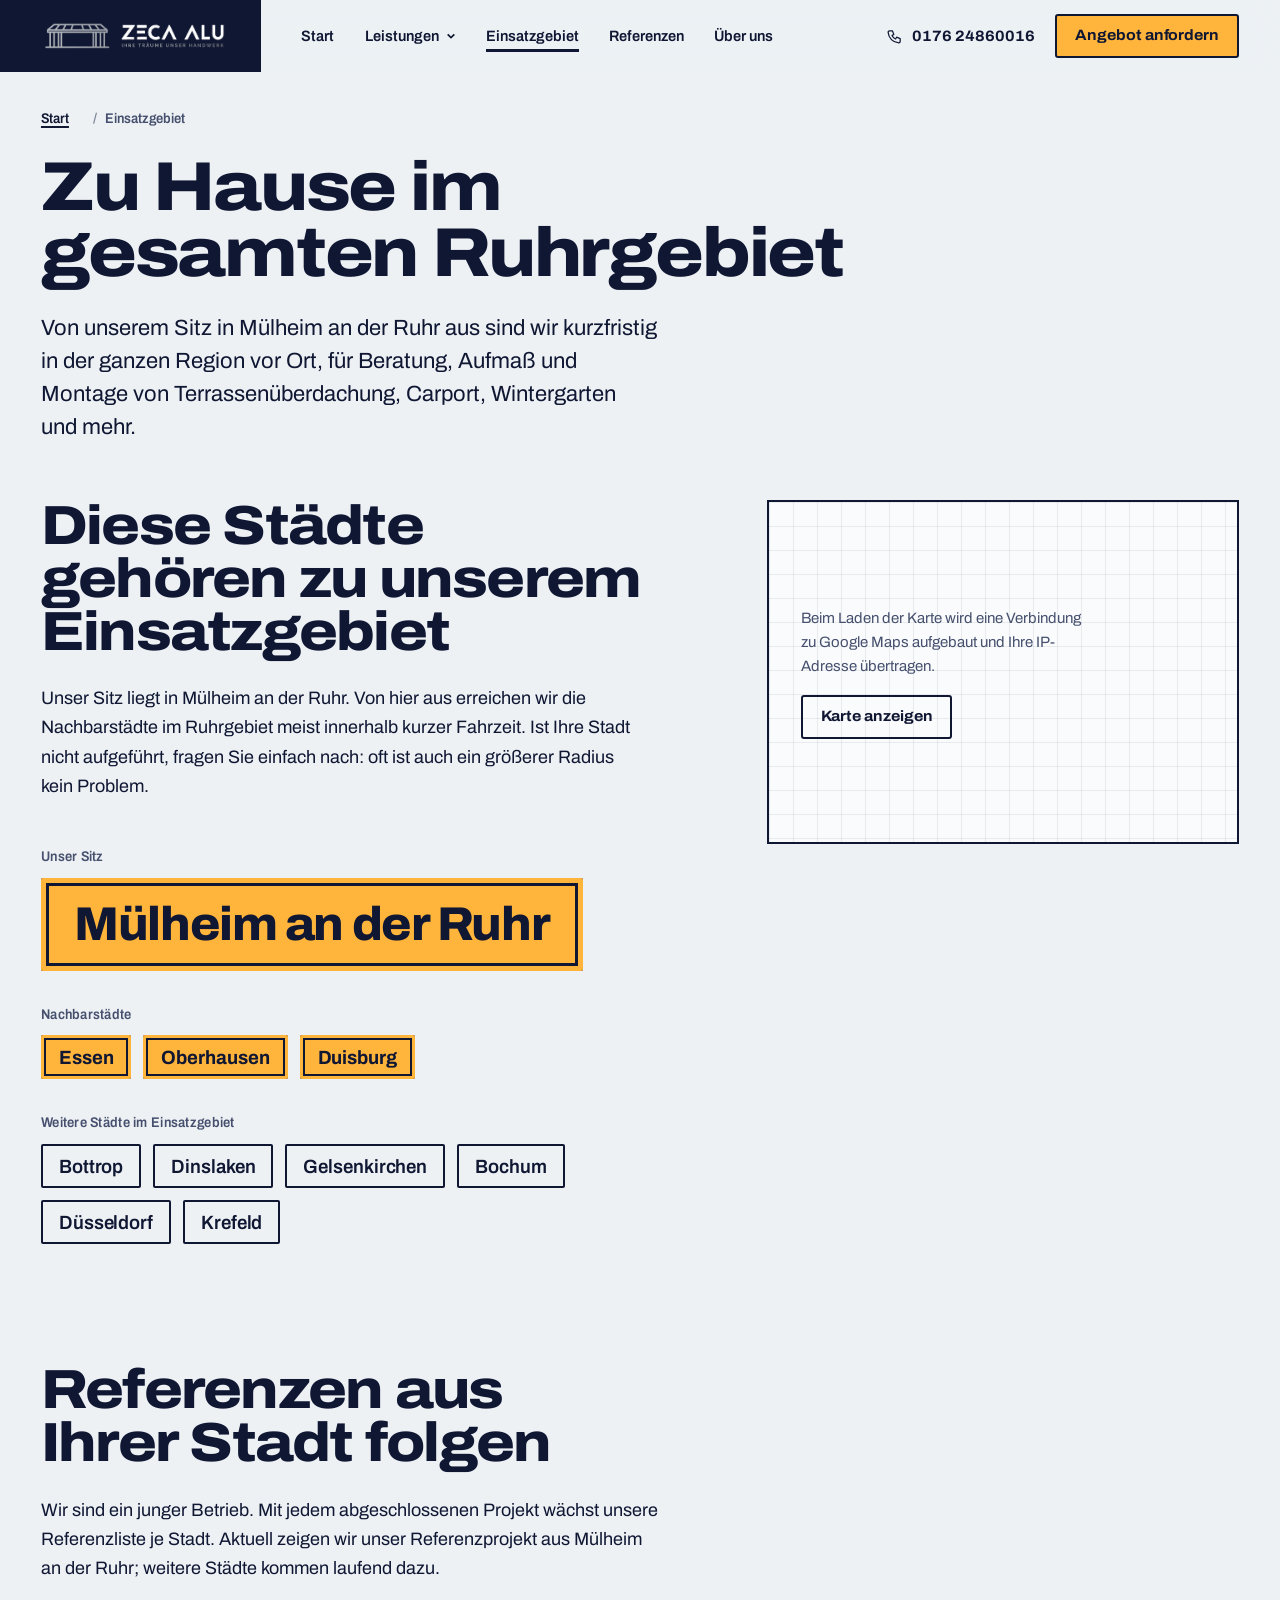
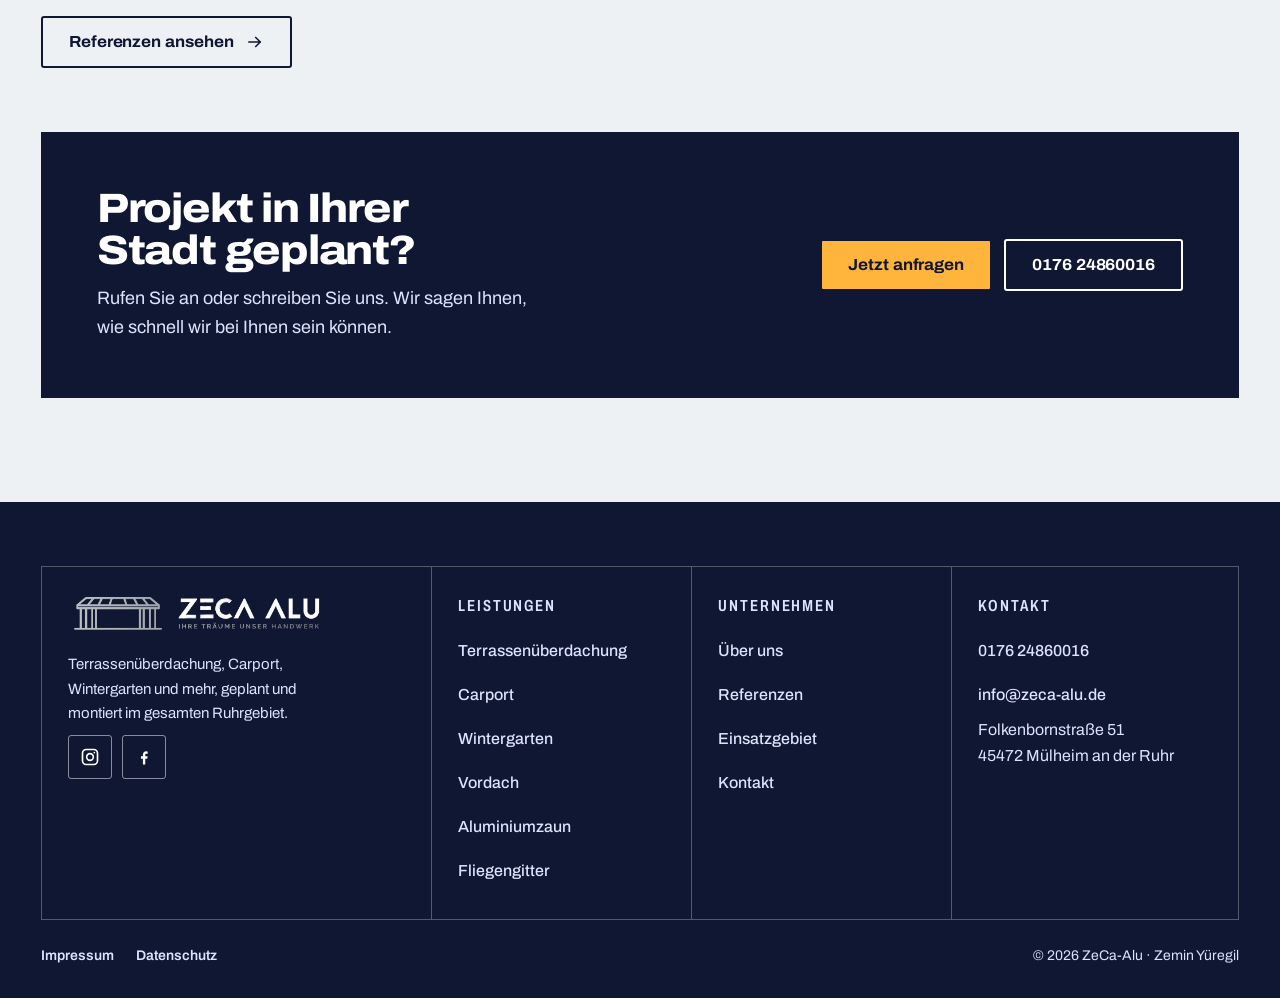
<file: einsatzgebiet/index.html>
<!DOCTYPE html>
<html lang="de">
<head>
<!-- impeccable-disable cramped-padding, codex-grid-background -- Listen mit Linien statt Kästen und das Raster im Zeichnungsfeld sind Absicht -->
<meta charset="UTF-8" />
<meta name="viewport" content="width=device-width, initial-scale=1, viewport-fit=cover, interactive-widget=resizes-content" />
<title>Einsatzgebiet Ruhrgebiet | ZeCa-Alu Mülheim an der Ruhr</title>
<meta name="description" content="ZeCa-Alu baut Terrassenüberdachungen, Carports, Wintergärten und mehr im gesamten Ruhrgebiet: Mülheim an der Ruhr, Essen, Oberhausen, Duisburg, Bottrop, Dinslaken, Gelsenkirchen, Bochum und Düsseldorf." />
<link rel="canonical" href="https://zeca-alu.de/einsatzgebiet/" />
<meta name="robots" content="index, follow" />
<meta name="theme-color" content="#EDF1F4" />
<link rel="icon" href="/favicon.svg" type="image/svg+xml" />
<link rel="preload" href="/assets/fonts/archivo-latin-wdth.woff2" as="font" type="font/woff2" crossorigin />
<script>document.documentElement.className+=" js"</script>
<link rel="stylesheet" href="/assets/style.css?v=4" />
</head>
<body>
<a class="skip-link" href="#main">Zum Inhalt springen</a>
<div class="sentinel" aria-hidden="true"></div>
<header class="site">
  <div class="bar">
    <a class="brand" href="/" aria-label="ZeCa-Alu Startseite"><img src="/images/bestand/logo.webp" alt="ZeCa-Alu, Ihre Träume, unser Handwerk" width="907" height="144" /></a>
    <nav class="nav" aria-label="Hauptnavigation">
      <ul class="nav-links">
        <li><a href="/">Start</a></li>
        <li class="has-dropdown">
          <a href="/#leistungen">Leistungen <svg class="caret" viewBox="0 0 12 12" aria-hidden="true"><polyline points="2,4 6,8 10,4"/></svg></a>
          <ul class="dropdown"><li><a href="/terrassenueberdachung/">Terrassenüberdachung</a></li><li><a href="/carport/">Carport</a></li><li><a href="/wintergarten/">Wintergarten</a></li><li><a href="/vordach/">Vordach</a></li><li><a href="/alu-zaun/">Aluminiumzaun</a></li><li><a href="/fliegengitter/">Fliegengitter</a></li></ul>
        </li>
        <li><a href="/einsatzgebiet/" aria-current="page">Einsatzgebiet</a></li>
        <li><a href="/referenzen/">Referenzen</a></li>
        <li><a href="/ueber-uns/">Über uns</a></li>
      </ul>
    </nav>
    <div class="nav-right">
      <a class="nav-phone" href="tel:+4917624860016"><svg viewBox="0 0 24 24" aria-hidden="true"><path d="M5 4h4l2 5-2.5 1.5a11 11 0 0 0 5 5L15 13l5 2v4a2 2 0 0 1-2 2A16 16 0 0 1 3 6a2 2 0 0 1 2-2z"/></svg>0176 24860016</a>
      <a class="btn btn-sm" href="/kontakt/">Angebot anfordern</a>
      <button class="burger" type="button" aria-label="Menü öffnen" aria-expanded="false" aria-controls="mobile-nav"><span></span><span></span><span></span></button>
    </div>
  </div>
</header>

<nav class="mobile-nav" id="mobile-nav" aria-label="Hauptmenü">
  <a href="/">Start</a>
  <a href="/#leistungen">Leistungen</a>
  <div class="sub">
    <a href="/terrassenueberdachung/">Terrassenüberdachung</a><a href="/carport/">Carport</a><a href="/wintergarten/">Wintergarten</a><a href="/vordach/">Vordach</a><a href="/alu-zaun/">Aluminiumzaun</a><a href="/fliegengitter/">Fliegengitter</a>
  </div>
  <a href="/einsatzgebiet/" aria-current="page">Einsatzgebiet</a>
  <a href="/referenzen/">Referenzen</a>
  <a href="/ueber-uns/">Über uns</a>
  <a href="/kontakt/">Kontakt</a>
  <a class="btn mnav-cta" href="tel:+4917624860016">0176 24860016 anrufen</a>
</nav>

<main id="main">
  <section class="kopf-schlicht">
    <div class="sheet">
      <nav class="breadcrumb" aria-label="Brotkrumen"><a href="/">Start</a><span class="sep" aria-hidden="true">/</span><span aria-current="page">Einsatzgebiet</span></nav>
      <h1 style="margin-top:clamp(6px,1vw,14px)">Zu Hause im gesamten Ruhrgebiet</h1>
      <p class="lead">Von unserem Sitz in Mülheim an der Ruhr aus sind wir kurzfristig in der ganzen Region vor Ort, für Beratung, Aufmaß und Montage von Terrassenüberdachung, Carport, Wintergarten und mehr.</p>
    </div>
  </section>
  <section class="sec on-light sec-after-head">
    <div class="sheet">
      <div class="split rev">
        <div class="prose">
          <h2>Diese Städte gehören zu unserem Einsatzgebiet</h2>
          <p>Unser Sitz liegt in Mülheim an der Ruhr. Von hier aus erreichen wir die Nachbarstädte im Ruhrgebiet meist innerhalb kurzer Fahrzeit. Ist Ihre Stadt nicht aufgeführt, fragen Sie einfach nach: oft ist auch ein größerer Radius kein Problem.</p>
          <div class="towns">
            <div class="town-group"><span class="label">Unser Sitz</span><div class="tafeln"><span class="tafel sitz">Mülheim an der Ruhr</span></div></div>
            <div class="town-group"><span class="label">Nachbarstädte</span><div class="tafeln"><span class="tafel ">Essen</span><span class="tafel ">Oberhausen</span><span class="tafel ">Duisburg</span></div></div>
            <div class="town-group"><span class="label">Weitere Städte im Einsatzgebiet</span><div class="tafeln"><span class="tafel sek">Bottrop</span><span class="tafel sek">Dinslaken</span><span class="tafel sek">Gelsenkirchen</span><span class="tafel sek">Bochum</span><span class="tafel sek">Düsseldorf</span><span class="tafel sek">Krefeld</span></div></div>
          </div>
        </div>
        <div class="map-embed" data-map-src="https://www.google.com/maps?q=Folkenbornstra%C3%9Fe+51,+45472+M%C3%BClheim+an+der+Ruhr&amp;output=embed" style="min-height:340px">
          <div class="map-placeholder" style="min-height:340px">
            <p>Beim Laden der Karte wird eine Verbindung zu Google Maps aufgebaut und Ihre IP-Adresse übertragen.</p>
            <button class="btn btn-line btn-sm map-load-btn" type="button">Karte anzeigen</button>
          </div>
        </div>
      </div>
    </div>
  </section>

  <section class="sec">
    <div class="sheet">
      <div class="split single">
        <div class="prose"><h2>Referenzen aus Ihrer Stadt folgen</h2>
        <p>Wir sind ein junger Betrieb. Mit jedem abgeschlossenen Projekt wächst unsere Referenzliste je Stadt. Aktuell zeigen wir unser Referenzprojekt aus Mülheim an der Ruhr; weitere Städte kommen laufend dazu.</p>
        <a class="btn btn-line" href="/referenzen/">Referenzen ansehen <svg viewBox="0 0 24 24" aria-hidden="true"><path d="M4 12h15M13 6l6 6-6 6"/></svg></a></div>
      </div>
    </div>
  </section>
  <section class="sec-tight">
    <div class="sheet">
      <div class="cta-band">
        <div><h3>Projekt in Ihrer Stadt geplant?</h3><p>Rufen Sie an oder schreiben Sie uns. Wir sagen Ihnen, wie schnell wir bei Ihnen sein können.</p></div>
        <div class="cta-row"><a class="btn" href="/kontakt/">Jetzt anfragen</a><a class="btn btn-line" href="tel:+4917624860016">0176 24860016</a></div>
      </div>
    </div>
  </section>
</main>

<footer class="site">
  <div class="sheet">
    <div class="footer-grid">
      <div class="footer-col footer-logo">
        <img src="/images/bestand/logo.webp" alt="ZeCa-Alu" width="907" height="144" loading="lazy" />
        <p>Terrassenüberdachung, Carport, Wintergarten und mehr, geplant und montiert im gesamten Ruhrgebiet.</p>
        <div class="social-icons">
          <a href="https://www.instagram.com/zeca_alu" aria-label="Instagram (öffnet in neuem Tab)" target="_blank" rel="noopener"><svg viewBox="0 0 24 24" aria-hidden="true"><path d="M7.5 2h9A5.5 5.5 0 0 1 22 7.5v9a5.5 5.5 0 0 1-5.5 5.5h-9A5.5 5.5 0 0 1 2 16.5v-9A5.5 5.5 0 0 1 7.5 2zm0 2A3.5 3.5 0 0 0 4 7.5v9A3.5 3.5 0 0 0 7.5 20h9a3.5 3.5 0 0 0 3.5-3.5v-9A3.5 3.5 0 0 0 16.5 4h-9zM12 7a5 5 0 1 1 0 10 5 5 0 0 1 0-10zm0 2a3 3 0 1 0 0 6 3 3 0 0 0 0-6zm5.2-3.4a1.1 1.1 0 1 1 0 2.2 1.1 1.1 0 0 1 0-2.2z"/></svg></a>
          <a href="https://www.facebook.com/61566838091135/" aria-label="Facebook (öffnet in neuem Tab)" target="_blank" rel="noopener"><svg viewBox="0 0 24 24" aria-hidden="true"><path d="M13.5 21v-7h2.4l.4-2.8h-2.8V9.4c0-.8.2-1.4 1.4-1.4h1.5V5.5A13 13 0 0 0 14.7 5c-2.4 0-4 1.5-4 4v2.2H8.3V14h2.4v7h2.8z"/></svg></a>
        </div>
      </div>
      <div class="footer-col">
        <p class="footer-title">Leistungen</p>
        <a href="/terrassenueberdachung/">Terrassenüberdachung</a><a href="/carport/">Carport</a><a href="/wintergarten/">Wintergarten</a><a href="/vordach/">Vordach</a><a href="/alu-zaun/">Aluminiumzaun</a><a href="/fliegengitter/">Fliegengitter</a>
      </div>
      <div class="footer-col">
        <p class="footer-title">Unternehmen</p>
        <a href="/ueber-uns/">Über uns</a>
        <a href="/referenzen/">Referenzen</a>
        <a href="/einsatzgebiet/">Einsatzgebiet</a>
        <a href="/kontakt/">Kontakt</a>
      </div>
      <div class="footer-col">
        <p class="footer-title">Kontakt</p>
        <a href="tel:+4917624860016">0176 24860016</a>
        <a href="mailto:info@zeca-alu.de">info@zeca-alu.de</a>
        <p>Folkenbornstraße 51<br/>45472 Mülheim an der Ruhr</p>
      </div>
    </div>
    <div class="footer-bottom">
      <div><a href="/impressum/">Impressum</a><a href="/datenschutz/">Datenschutz</a></div>
      <div>© <span id="jahr">2026</span> ZeCa-Alu · Zemin Yüregil</div>
    </div>
  </div>
</footer>

<div class="mobile-bar">
  <a class="btn btn-line" href="tel:+4917624860016"><svg viewBox="0 0 24 24" aria-hidden="true"><path d="M5 4h4l2 5-2.5 1.5a11 11 0 0 0 5 5L15 13l5 2v4a2 2 0 0 1-2 2A16 16 0 0 1 3 6a2 2 0 0 1 2-2z"/></svg>Anrufen</a>
  <a class="btn" href="/kontakt/">Angebot anfordern</a>
</div>
<script src="/assets/main.js?v=3"></script>
<script>document.getElementById('jahr').textContent = new Date().getFullYear();</script>
</body>
</html>
</file>
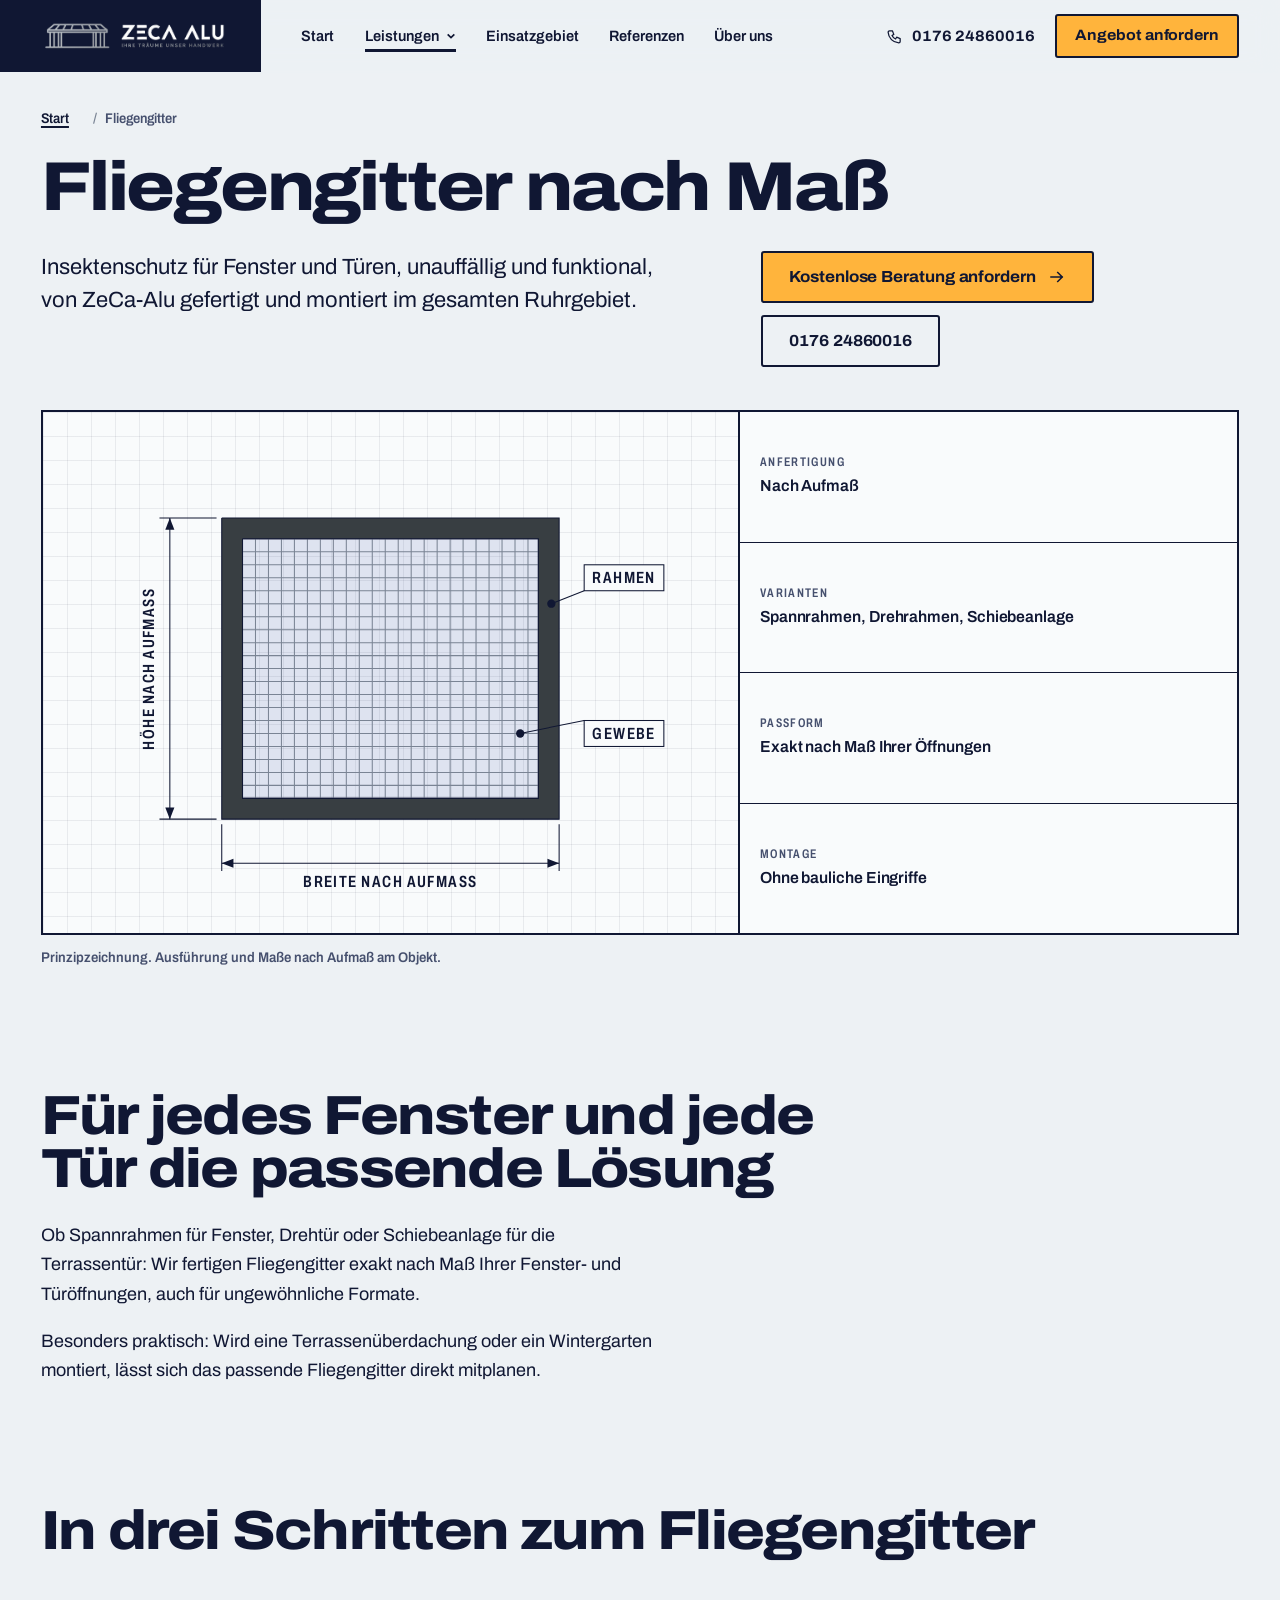
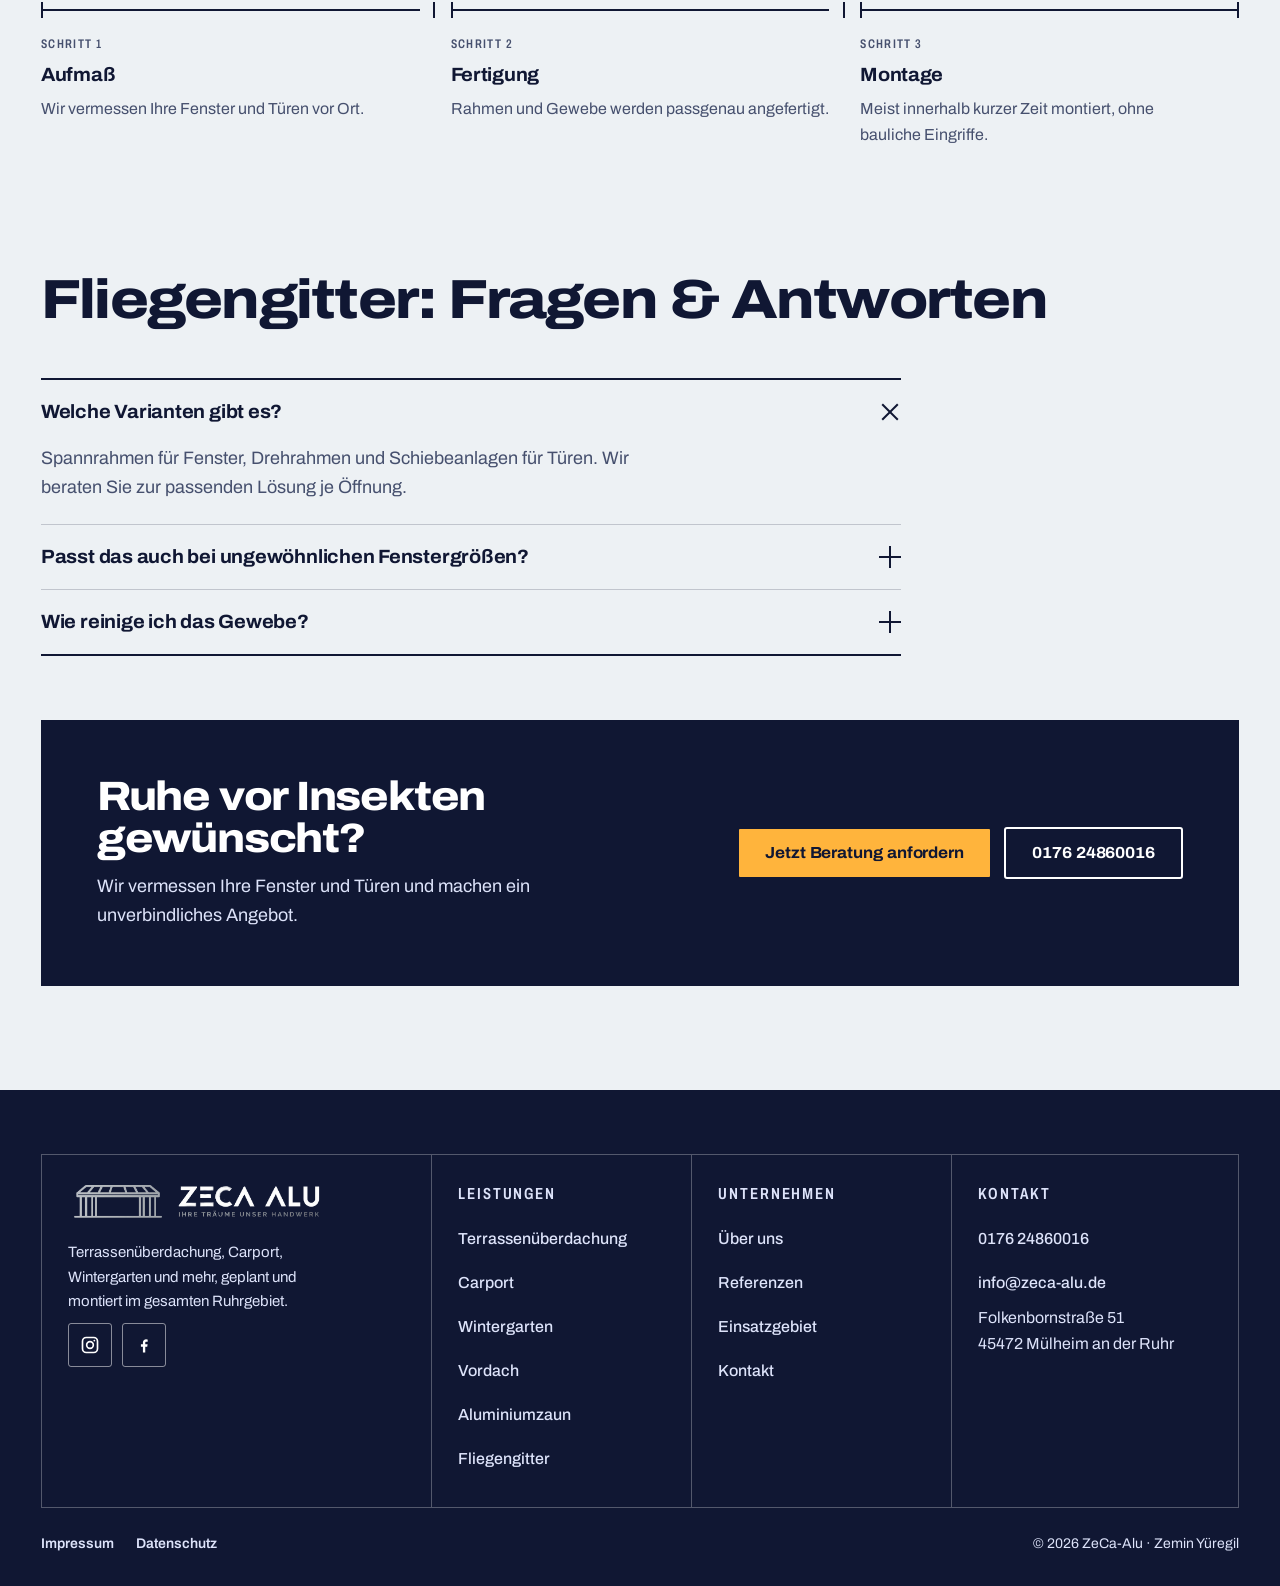
<file: fliegengitter/index.html>
<!DOCTYPE html>
<html lang="de">
<head>
<!-- impeccable-disable cramped-padding, codex-grid-background -- Listen mit Linien statt Kästen und das Raster im Zeichnungsfeld sind Absicht -->
<meta charset="UTF-8" />
<meta name="viewport" content="width=device-width, initial-scale=1, viewport-fit=cover, interactive-widget=resizes-content" />
<title>Fliegengitter Mülheim an der Ruhr &amp; Ruhrgebiet | ZeCa-Alu</title>
<meta name="description" content="Fliegengitter nach Maß für Fenster und Türen – Insektenschutz von ZeCa-Alu, montiert in Mülheim an der Ruhr und im gesamten Ruhrgebiet." />
<link rel="canonical" href="https://zeca-alu.de/fliegengitter/" />
<meta property="og:type" content="website" />
<meta property="og:title" content="Fliegengitter Mülheim an der Ruhr &amp; Ruhrgebiet | ZeCa-Alu" />
<meta property="og:url" content="https://zeca-alu.de/fliegengitter/" />
<meta name="robots" content="index, follow" />
<meta name="theme-color" content="#EDF1F4" />
<link rel="icon" href="/favicon.svg" type="image/svg+xml" />
<link rel="preload" href="/assets/fonts/archivo-latin-wdth.woff2" as="font" type="font/woff2" crossorigin />
<script>document.documentElement.className+=" js"</script>
<link rel="stylesheet" href="/assets/style.css?v=4" />
<script type="application/ld+json">
{
  "@context": "https://schema.org","@type": "Service","serviceType": "Fliegengitter",
  "provider": {"@type":"HomeAndConstructionBusiness","name":"ZeCa-Alu","telephone":"+49-176-24860016","address":{"@type":"PostalAddress","streetAddress":"Folkenbornstraße 51","postalCode":"45472","addressLocality":"Mülheim an der Ruhr","addressCountry":"DE"}},
  "areaServed": ["Mülheim an der Ruhr","Essen","Oberhausen","Duisburg","Bottrop","Dinslaken","Gelsenkirchen","Bochum","Düsseldorf"],
  "url": "https://zeca-alu.de/fliegengitter/"
}
</script>
</head>
<body>
<a class="skip-link" href="#main">Zum Inhalt springen</a>
<div class="sentinel" aria-hidden="true"></div>
<header class="site">
  <div class="bar">
    <a class="brand" href="/" aria-label="ZeCa-Alu Startseite"><img src="/images/bestand/logo.webp" alt="ZeCa-Alu, Ihre Träume, unser Handwerk" width="907" height="144" /></a>
    <nav class="nav" aria-label="Hauptnavigation">
      <ul class="nav-links">
        <li><a href="/">Start</a></li>
        <li class="has-dropdown">
          <a href="/#leistungen" class="is-here">Leistungen <svg class="caret" viewBox="0 0 12 12" aria-hidden="true"><polyline points="2,4 6,8 10,4"/></svg></a>
          <ul class="dropdown"><li><a href="/terrassenueberdachung/">Terrassenüberdachung</a></li><li><a href="/carport/">Carport</a></li><li><a href="/wintergarten/">Wintergarten</a></li><li><a href="/vordach/">Vordach</a></li><li><a href="/alu-zaun/">Aluminiumzaun</a></li><li><a href="/fliegengitter/" aria-current="page">Fliegengitter</a></li></ul>
        </li>
        <li><a href="/einsatzgebiet/">Einsatzgebiet</a></li>
        <li><a href="/referenzen/">Referenzen</a></li>
        <li><a href="/ueber-uns/">Über uns</a></li>
      </ul>
    </nav>
    <div class="nav-right">
      <a class="nav-phone" href="tel:+4917624860016"><svg viewBox="0 0 24 24" aria-hidden="true"><path d="M5 4h4l2 5-2.5 1.5a11 11 0 0 0 5 5L15 13l5 2v4a2 2 0 0 1-2 2A16 16 0 0 1 3 6a2 2 0 0 1 2-2z"/></svg>0176 24860016</a>
      <a class="btn btn-sm" href="/kontakt/">Angebot anfordern</a>
      <button class="burger" type="button" aria-label="Menü öffnen" aria-expanded="false" aria-controls="mobile-nav"><span></span><span></span><span></span></button>
    </div>
  </div>
</header>

<nav class="mobile-nav" id="mobile-nav" aria-label="Hauptmenü">
  <a href="/">Start</a>
  <a href="/#leistungen">Leistungen</a>
  <div class="sub">
    <a href="/terrassenueberdachung/">Terrassenüberdachung</a><a href="/carport/">Carport</a><a href="/wintergarten/">Wintergarten</a><a href="/vordach/">Vordach</a><a href="/alu-zaun/">Aluminiumzaun</a><a href="/fliegengitter/" aria-current="page">Fliegengitter</a>
  </div>
  <a href="/einsatzgebiet/">Einsatzgebiet</a>
  <a href="/referenzen/">Referenzen</a>
  <a href="/ueber-uns/">Über uns</a>
  <a href="/kontakt/">Kontakt</a>
  <a class="btn mnav-cta" href="tel:+4917624860016">0176 24860016 anrufen</a>
</nav>

<main id="main">
  <section class="kopf">
    <div class="sheet">
      <nav class="breadcrumb" aria-label="Brotkrumen"><a href="/">Start</a><span class="sep" aria-hidden="true">/</span><span aria-current="page">Fliegengitter</span></nav>
      <h1>Fliegengitter nach Maß</h1>
      <div class="kopf-top">
        <p class="lead">Insektenschutz für Fenster und Türen, unauffällig und funktional, von ZeCa-Alu gefertigt und montiert im gesamten Ruhrgebiet.</p>
        <div class="cta-row"><a class="btn" href="/kontakt/">Kostenlose Beratung anfordern <svg viewBox="0 0 24 24" aria-hidden="true"><path d="M4 12h15M13 6l6 6-6 6"/></svg></a><a class="btn btn-line" href="tel:+4917624860016">0176 24860016</a></div>
      </div>
      <div class="kopf-bot">
        <div class="field"><svg class="drw" viewBox="0 -30 480 346" preserveAspectRatio="xMidYMid meet" data-draw role="img" aria-label="Zeichnung eines Fliegengitters mit Aluminiumrahmen und Gewebe, Maße nach Aufmaß"><defs><pattern id="hatch-13" width="9" height="9" patternUnits="userSpaceOnUse" patternTransform="rotate(45)"><line x1="0" y1="0" x2="0" y2="9" style="stroke:var(--tinte);stroke-width:var(--m)"/></pattern></defs><path class="gl dr" d="M126 40H354V240H126Z" pathLength="1"/><path class="al" d="M136 40V240M146 40V240M156 40V240M166 40V240M176 40V240M186 40V240M196 40V240M206 40V240M216 40V240M226 40V240M236 40V240M246 40V240M256 40V240M266 40V240M276 40V240M286 40V240M296 40V240M306 40V240M316 40V240M326 40V240M336 40V240M346 40V240M126 50H354M126 60H354M126 70H354M126 80H354M126 90H354M126 100H354M126 110H354M126 120H354M126 130H354M126 140H354M126 150H354M126 160H354M126 170H354M126 180H354M126 190H354M126 200H354M126 210H354M126 220H354M126 230H354" pathLength="1"/><path class="fr dr" d="M110 24H370V256H110ZM126 40H354V240H126Z" pathLength="1" fill-rule="evenodd"/><path class="m dr" d="M110 260V296" pathLength="1"/><path class="m dr" d="M370 260V296" pathLength="1"/><path class="m dr" d="M110 290H370" pathLength="1"/><path class="ar" d="M110 290L119 286.5L119 293.5Z"/><path class="ar" d="M370 290L361 286.5L361 293.5Z"/><text class="lb" x="240.0" y="308" text-anchor="middle">Breite nach Aufmaß</text><path class="m dr" d="M106 24H62" pathLength="1"/><path class="m dr" d="M106 256H62" pathLength="1"/><path class="m dr" d="M70 24V256" pathLength="1"/><path class="ar" d="M70 24L66.5 33L73.5 33Z"/><path class="ar" d="M70 256L66.5 247L73.5 247Z"/><text class="lb" transform="rotate(-90 58 140.0)" x="58" y="140.0" text-anchor="middle">Höhe nach Aufmaß</text><g class="lb"><path class="m dr" d="M389.3 80L364 90" pathLength="1"/><circle class="ar" cx="364" cy="90" r="3.2"/><rect x="389.3" y="60" width="61.400000000000006" height="20" fill="var(--glas)" stroke="var(--tinte)" stroke-width="var(--m)"/><text x="420" y="74.2" text-anchor="middle">Rahmen</text><path class="m dr" d="M389.3 180L340 190" pathLength="1"/><circle class="ar" cx="340" cy="190" r="3.2"/><rect x="389.3" y="180" width="61.400000000000006" height="20" fill="var(--glas)" stroke="var(--tinte)" stroke-width="var(--m)"/><text x="420" y="194.2" text-anchor="middle">Gewebe</text></g></svg></div>
        <div class="datenblatt"><div class="tb-cell"><span class="label">Anfertigung</span><span class="tb-val">Nach Aufmaß</span></div><div class="tb-cell"><span class="label">Varianten</span><span class="tb-val">Spannrahmen, Drehrahmen, Schiebeanlage</span></div><div class="tb-cell"><span class="label">Passform</span><span class="tb-val">Exakt nach Maß Ihrer Öffnungen</span></div><div class="tb-cell"><span class="label">Montage</span><span class="tb-val">Ohne bauliche Eingriffe</span></div></div>
      </div>
      <p class="cap">Prinzipzeichnung. Ausführung und Maße nach Aufmaß am Objekt.</p>
    </div>
  </section>
  <section class="sec">
    <div class="sheet">
      <div class="split single"><div class="prose"><h2>Für jedes Fenster und jede Tür die passende Lösung</h2><p>Ob Spannrahmen für Fenster, Drehtür oder Schiebeanlage für die Terrassentür: Wir fertigen Fliegengitter exakt nach Maß Ihrer Fenster- und Türöffnungen, auch für ungewöhnliche Formate.</p><p>Besonders praktisch: Wird eine Terrassenüberdachung oder ein Wintergarten montiert, lässt sich das passende Fliegengitter direkt mitplanen.</p></div></div>
    </div>
  </section>
  <section class="sec">
    <div class="sheet">
      <h2>In drei Schritten zum Fliegengitter</h2>
      <ol class="chain" style="--n:3"><li><span class="label">Schritt 1</span><h3>Aufmaß</h3><p>Wir vermessen Ihre Fenster und Türen vor Ort.</p></li><li><span class="label">Schritt 2</span><h3>Fertigung</h3><p>Rahmen und Gewebe werden passgenau angefertigt.</p></li><li><span class="label">Schritt 3</span><h3>Montage</h3><p>Meist innerhalb kurzer Zeit montiert, ohne bauliche Eingriffe.</p></li></ol>
    </div>
  </section>
  <section class="sec">
    <div class="sheet">
      <h2>Fliegengitter: Fragen &amp; Antworten</h2>
      <div class="faq">
      <details open><summary>Welche Varianten gibt es?</summary><p>Spannrahmen für Fenster, Drehrahmen und Schiebeanlagen für Türen. Wir beraten Sie zur passenden Lösung je Öffnung.</p></details>
      <details><summary>Passt das auch bei ungewöhnlichen Fenstergrößen?</summary><p>Ja, wir fertigen jedes Gitter nach individuellem Aufmaß.</p></details>
      <details><summary>Wie reinige ich das Gewebe?</summary><p>Meist reicht Absaugen oder vorsichtiges Abwischen mit einem feuchten Tuch.</p></details>
      </div>
    </div>
  </section>
  <section class="sec-tight">
    <div class="sheet">
      <div class="cta-band">
        <div><h3>Ruhe vor Insekten gewünscht?</h3><p>Wir vermessen Ihre Fenster und Türen und machen ein unverbindliches Angebot.</p></div>
        <div class="cta-row"><a class="btn" href="/kontakt/">Jetzt Beratung anfordern</a><a class="btn btn-line" href="tel:+4917624860016">0176 24860016</a></div>
      </div>
    </div>
  </section>
</main>

<footer class="site">
  <div class="sheet">
    <div class="footer-grid">
      <div class="footer-col footer-logo">
        <img src="/images/bestand/logo.webp" alt="ZeCa-Alu" width="907" height="144" loading="lazy" />
        <p>Terrassenüberdachung, Carport, Wintergarten und mehr, geplant und montiert im gesamten Ruhrgebiet.</p>
        <div class="social-icons">
          <a href="https://www.instagram.com/zeca_alu" aria-label="Instagram (öffnet in neuem Tab)" target="_blank" rel="noopener"><svg viewBox="0 0 24 24" aria-hidden="true"><path d="M7.5 2h9A5.5 5.5 0 0 1 22 7.5v9a5.5 5.5 0 0 1-5.5 5.5h-9A5.5 5.5 0 0 1 2 16.5v-9A5.5 5.5 0 0 1 7.5 2zm0 2A3.5 3.5 0 0 0 4 7.5v9A3.5 3.5 0 0 0 7.5 20h9a3.5 3.5 0 0 0 3.5-3.5v-9A3.5 3.5 0 0 0 16.5 4h-9zM12 7a5 5 0 1 1 0 10 5 5 0 0 1 0-10zm0 2a3 3 0 1 0 0 6 3 3 0 0 0 0-6zm5.2-3.4a1.1 1.1 0 1 1 0 2.2 1.1 1.1 0 0 1 0-2.2z"/></svg></a>
          <a href="https://www.facebook.com/61566838091135/" aria-label="Facebook (öffnet in neuem Tab)" target="_blank" rel="noopener"><svg viewBox="0 0 24 24" aria-hidden="true"><path d="M13.5 21v-7h2.4l.4-2.8h-2.8V9.4c0-.8.2-1.4 1.4-1.4h1.5V5.5A13 13 0 0 0 14.7 5c-2.4 0-4 1.5-4 4v2.2H8.3V14h2.4v7h2.8z"/></svg></a>
        </div>
      </div>
      <div class="footer-col">
        <p class="footer-title">Leistungen</p>
        <a href="/terrassenueberdachung/">Terrassenüberdachung</a><a href="/carport/">Carport</a><a href="/wintergarten/">Wintergarten</a><a href="/vordach/">Vordach</a><a href="/alu-zaun/">Aluminiumzaun</a><a href="/fliegengitter/">Fliegengitter</a>
      </div>
      <div class="footer-col">
        <p class="footer-title">Unternehmen</p>
        <a href="/ueber-uns/">Über uns</a>
        <a href="/referenzen/">Referenzen</a>
        <a href="/einsatzgebiet/">Einsatzgebiet</a>
        <a href="/kontakt/">Kontakt</a>
      </div>
      <div class="footer-col">
        <p class="footer-title">Kontakt</p>
        <a href="tel:+4917624860016">0176 24860016</a>
        <a href="mailto:info@zeca-alu.de">info@zeca-alu.de</a>
        <p>Folkenbornstraße 51<br/>45472 Mülheim an der Ruhr</p>
      </div>
    </div>
    <div class="footer-bottom">
      <div><a href="/impressum/">Impressum</a><a href="/datenschutz/">Datenschutz</a></div>
      <div>© <span id="jahr">2026</span> ZeCa-Alu · Zemin Yüregil</div>
    </div>
  </div>
</footer>

<div class="mobile-bar">
  <a class="btn btn-line" href="tel:+4917624860016"><svg viewBox="0 0 24 24" aria-hidden="true"><path d="M5 4h4l2 5-2.5 1.5a11 11 0 0 0 5 5L15 13l5 2v4a2 2 0 0 1-2 2A16 16 0 0 1 3 6a2 2 0 0 1 2-2z"/></svg>Anrufen</a>
  <a class="btn" href="/kontakt/">Angebot anfordern</a>
</div>
<script src="/assets/main.js?v=3"></script>
<script>document.getElementById('jahr').textContent = new Date().getFullYear();</script>
</body>
</html>
</file>
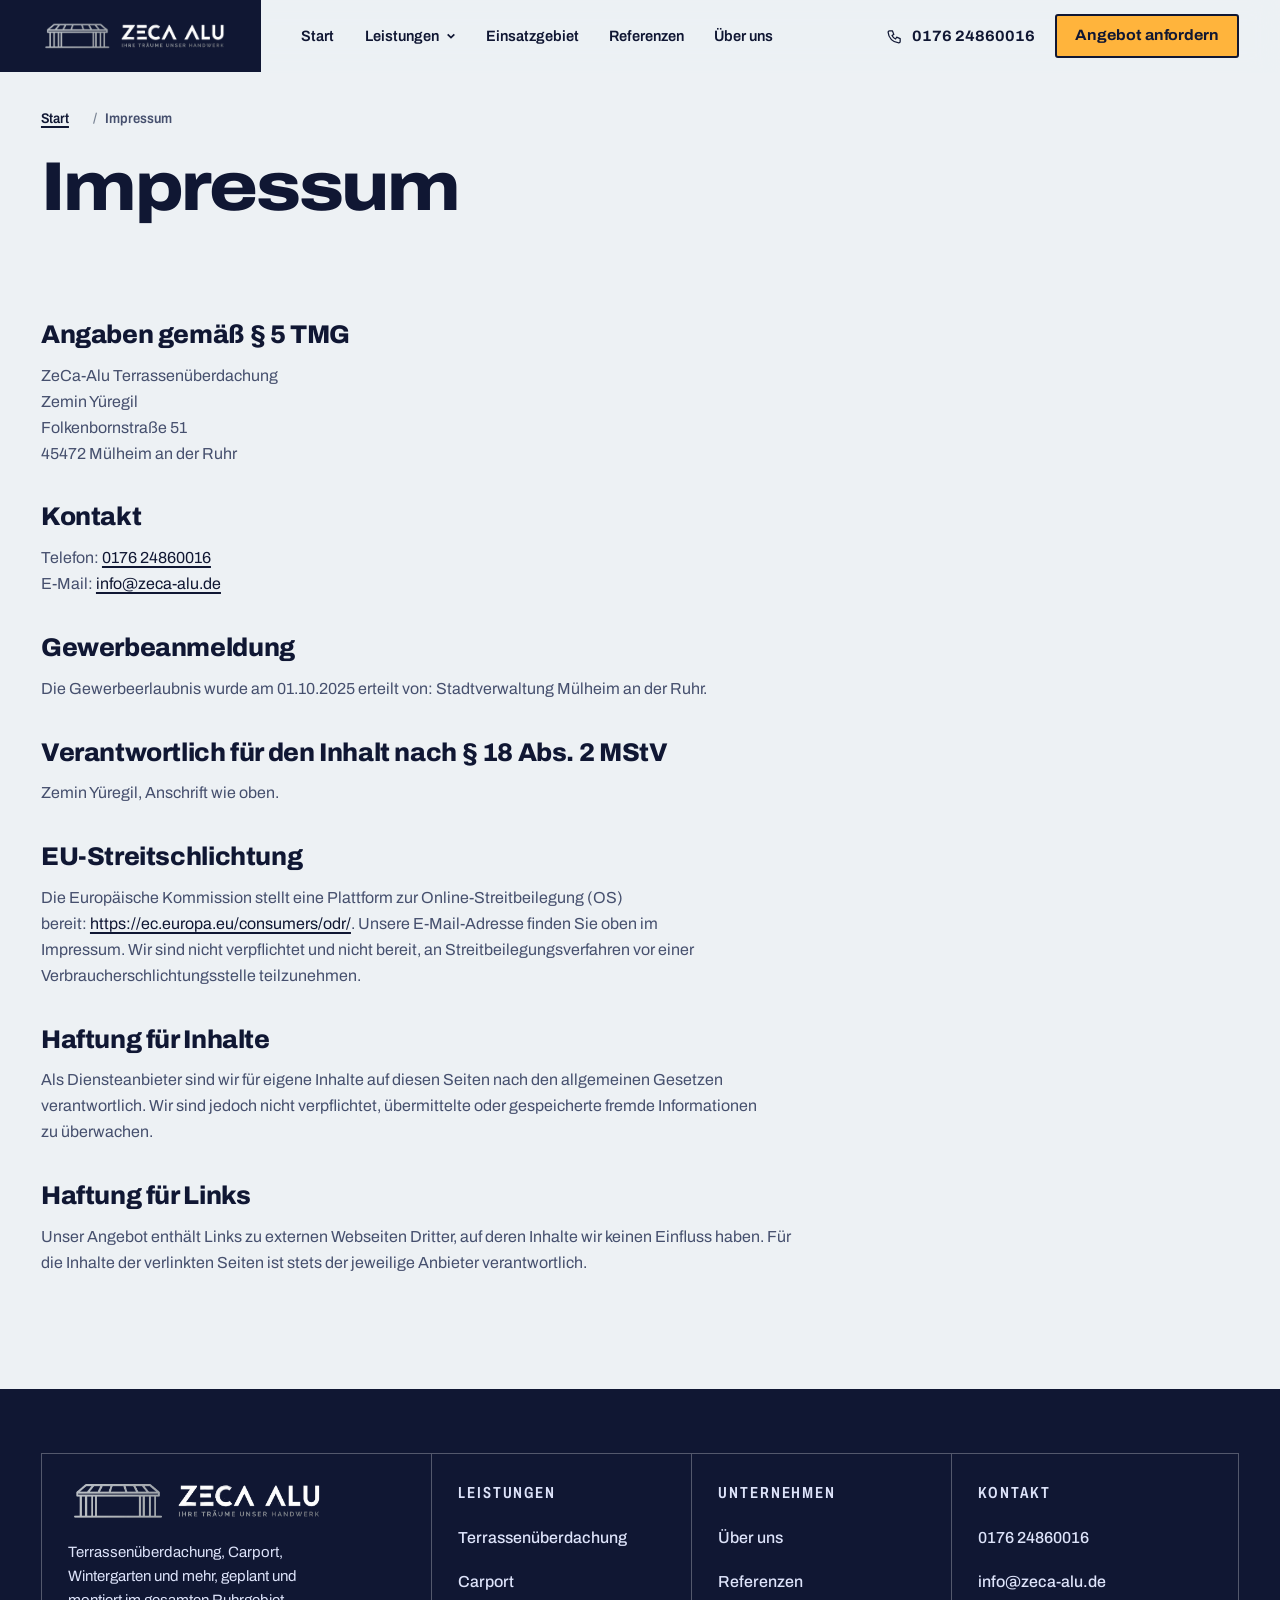
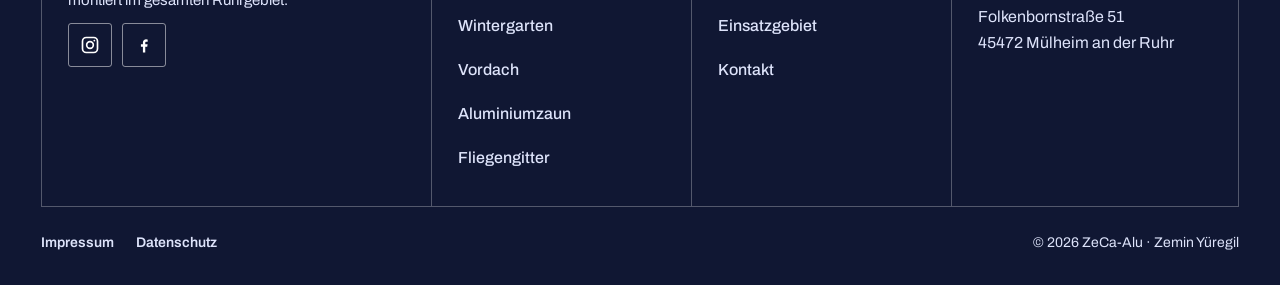
<file: impressum/index.html>
<!DOCTYPE html>
<html lang="de">
<head>
<!-- impeccable-disable cramped-padding, codex-grid-background -- Listen mit Linien statt Kästen und das Raster im Zeichnungsfeld sind Absicht -->
<meta charset="UTF-8" />
<meta name="viewport" content="width=device-width, initial-scale=1, viewport-fit=cover, interactive-widget=resizes-content" />
<title>Impressum | ZeCa-Alu</title>
<meta name="description" content="Impressum von ZeCa-Alu, Inhaber Zemin Yüregil, Mülheim an der Ruhr." />
<link rel="canonical" href="https://zeca-alu.de/impressum/" />
<meta name="robots" content="index, follow" />
<meta name="theme-color" content="#EDF1F4" />
<link rel="icon" href="/favicon.svg" type="image/svg+xml" />
<link rel="preload" href="/assets/fonts/archivo-latin-wdth.woff2" as="font" type="font/woff2" crossorigin />
<script>document.documentElement.className+=" js"</script>
<link rel="stylesheet" href="/assets/style.css?v=4" />
</head>
<body>
<a class="skip-link" href="#main">Zum Inhalt springen</a>
<div class="sentinel" aria-hidden="true"></div>
<header class="site">
  <div class="bar">
    <a class="brand" href="/" aria-label="ZeCa-Alu Startseite"><img src="/images/bestand/logo.webp" alt="ZeCa-Alu, Ihre Träume, unser Handwerk" width="907" height="144" /></a>
    <nav class="nav" aria-label="Hauptnavigation">
      <ul class="nav-links">
        <li><a href="/">Start</a></li>
        <li class="has-dropdown">
          <a href="/#leistungen">Leistungen <svg class="caret" viewBox="0 0 12 12" aria-hidden="true"><polyline points="2,4 6,8 10,4"/></svg></a>
          <ul class="dropdown"><li><a href="/terrassenueberdachung/">Terrassenüberdachung</a></li><li><a href="/carport/">Carport</a></li><li><a href="/wintergarten/">Wintergarten</a></li><li><a href="/vordach/">Vordach</a></li><li><a href="/alu-zaun/">Aluminiumzaun</a></li><li><a href="/fliegengitter/">Fliegengitter</a></li></ul>
        </li>
        <li><a href="/einsatzgebiet/">Einsatzgebiet</a></li>
        <li><a href="/referenzen/">Referenzen</a></li>
        <li><a href="/ueber-uns/">Über uns</a></li>
      </ul>
    </nav>
    <div class="nav-right">
      <a class="nav-phone" href="tel:+4917624860016"><svg viewBox="0 0 24 24" aria-hidden="true"><path d="M5 4h4l2 5-2.5 1.5a11 11 0 0 0 5 5L15 13l5 2v4a2 2 0 0 1-2 2A16 16 0 0 1 3 6a2 2 0 0 1 2-2z"/></svg>0176 24860016</a>
      <a class="btn btn-sm" href="/kontakt/">Angebot anfordern</a>
      <button class="burger" type="button" aria-label="Menü öffnen" aria-expanded="false" aria-controls="mobile-nav"><span></span><span></span><span></span></button>
    </div>
  </div>
</header>

<nav class="mobile-nav" id="mobile-nav" aria-label="Hauptmenü">
  <a href="/">Start</a>
  <a href="/#leistungen">Leistungen</a>
  <div class="sub">
    <a href="/terrassenueberdachung/">Terrassenüberdachung</a><a href="/carport/">Carport</a><a href="/wintergarten/">Wintergarten</a><a href="/vordach/">Vordach</a><a href="/alu-zaun/">Aluminiumzaun</a><a href="/fliegengitter/">Fliegengitter</a>
  </div>
  <a href="/einsatzgebiet/">Einsatzgebiet</a>
  <a href="/referenzen/">Referenzen</a>
  <a href="/ueber-uns/">Über uns</a>
  <a href="/kontakt/">Kontakt</a>
  <a class="btn mnav-cta" href="tel:+4917624860016">0176 24860016 anrufen</a>
</nav>

<main id="main">
  <section class="kopf-schlicht">
    <div class="sheet">
      <nav class="breadcrumb" aria-label="Brotkrumen"><a href="/">Start</a><span class="sep" aria-hidden="true">/</span><span aria-current="page">Impressum</span></nav>
      <h1 style="margin-top:clamp(6px,1vw,14px)">Impressum</h1>
    </div>
  </section>
  <section class="sec-tight">
    <div class="sheet"><div class="legal">
      <h2>Angaben gemäß § 5 TMG</h2>
      <p>ZeCa-Alu Terrassenüberdachung<br/>Zemin Yüregil<br/>Folkenbornstraße 51<br/>45472 Mülheim an der Ruhr</p>

      <h2>Kontakt</h2>
      <p>Telefon: <a href="tel:+4917624860016">0176 24860016</a><br/>
      E-Mail: <a href="mailto:info@zeca-alu.de">info@zeca-alu.de</a></p>

      <h2>Gewerbeanmeldung</h2>
      <p>Die Gewerbeerlaubnis wurde am 01.10.2025 erteilt von: Stadtverwaltung Mülheim an der Ruhr.</p>

      <h2>Verantwortlich für den Inhalt nach § 18 Abs. 2 MStV</h2>
      <p>Zemin Yüregil, Anschrift wie oben.</p>

      <h2>EU-Streitschlichtung</h2>
      <p>Die Europäische Kommission stellt eine Plattform zur Online-Streitbeilegung (OS) bereit: <a href="https://ec.europa.eu/consumers/odr/" target="_blank" rel="noopener">https://ec.europa.eu/consumers/odr/</a>. Unsere E-Mail-Adresse finden Sie oben im Impressum. Wir sind nicht verpflichtet und nicht bereit, an Streitbeilegungsverfahren vor einer Verbraucherschlichtungsstelle teilzunehmen.</p>

      <h2>Haftung für Inhalte</h2>
      <p>Als Diensteanbieter sind wir für eigene Inhalte auf diesen Seiten nach den allgemeinen Gesetzen verantwortlich. Wir sind jedoch nicht verpflichtet, übermittelte oder gespeicherte fremde Informationen zu überwachen.</p>

      <h2>Haftung für Links</h2>
      <p>Unser Angebot enthält Links zu externen Webseiten Dritter, auf deren Inhalte wir keinen Einfluss haben. Für die Inhalte der verlinkten Seiten ist stets der jeweilige Anbieter verantwortlich.</p>
    </div></div>
  </section>
</main>

<footer class="site">
  <div class="sheet">
    <div class="footer-grid">
      <div class="footer-col footer-logo">
        <img src="/images/bestand/logo.webp" alt="ZeCa-Alu" width="907" height="144" loading="lazy" />
        <p>Terrassenüberdachung, Carport, Wintergarten und mehr, geplant und montiert im gesamten Ruhrgebiet.</p>
        <div class="social-icons">
          <a href="https://www.instagram.com/zeca_alu" aria-label="Instagram (öffnet in neuem Tab)" target="_blank" rel="noopener"><svg viewBox="0 0 24 24" aria-hidden="true"><path d="M7.5 2h9A5.5 5.5 0 0 1 22 7.5v9a5.5 5.5 0 0 1-5.5 5.5h-9A5.5 5.5 0 0 1 2 16.5v-9A5.5 5.5 0 0 1 7.5 2zm0 2A3.5 3.5 0 0 0 4 7.5v9A3.5 3.5 0 0 0 7.5 20h9a3.5 3.5 0 0 0 3.5-3.5v-9A3.5 3.5 0 0 0 16.5 4h-9zM12 7a5 5 0 1 1 0 10 5 5 0 0 1 0-10zm0 2a3 3 0 1 0 0 6 3 3 0 0 0 0-6zm5.2-3.4a1.1 1.1 0 1 1 0 2.2 1.1 1.1 0 0 1 0-2.2z"/></svg></a>
          <a href="https://www.facebook.com/61566838091135/" aria-label="Facebook (öffnet in neuem Tab)" target="_blank" rel="noopener"><svg viewBox="0 0 24 24" aria-hidden="true"><path d="M13.5 21v-7h2.4l.4-2.8h-2.8V9.4c0-.8.2-1.4 1.4-1.4h1.5V5.5A13 13 0 0 0 14.7 5c-2.4 0-4 1.5-4 4v2.2H8.3V14h2.4v7h2.8z"/></svg></a>
        </div>
      </div>
      <div class="footer-col">
        <p class="footer-title">Leistungen</p>
        <a href="/terrassenueberdachung/">Terrassenüberdachung</a><a href="/carport/">Carport</a><a href="/wintergarten/">Wintergarten</a><a href="/vordach/">Vordach</a><a href="/alu-zaun/">Aluminiumzaun</a><a href="/fliegengitter/">Fliegengitter</a>
      </div>
      <div class="footer-col">
        <p class="footer-title">Unternehmen</p>
        <a href="/ueber-uns/">Über uns</a>
        <a href="/referenzen/">Referenzen</a>
        <a href="/einsatzgebiet/">Einsatzgebiet</a>
        <a href="/kontakt/">Kontakt</a>
      </div>
      <div class="footer-col">
        <p class="footer-title">Kontakt</p>
        <a href="tel:+4917624860016">0176 24860016</a>
        <a href="mailto:info@zeca-alu.de">info@zeca-alu.de</a>
        <p>Folkenbornstraße 51<br/>45472 Mülheim an der Ruhr</p>
      </div>
    </div>
    <div class="footer-bottom">
      <div><a href="/impressum/">Impressum</a><a href="/datenschutz/">Datenschutz</a></div>
      <div>© <span id="jahr">2026</span> ZeCa-Alu · Zemin Yüregil</div>
    </div>
  </div>
</footer>

<div class="mobile-bar">
  <a class="btn btn-line" href="tel:+4917624860016"><svg viewBox="0 0 24 24" aria-hidden="true"><path d="M5 4h4l2 5-2.5 1.5a11 11 0 0 0 5 5L15 13l5 2v4a2 2 0 0 1-2 2A16 16 0 0 1 3 6a2 2 0 0 1 2-2z"/></svg>Anrufen</a>
  <a class="btn" href="/kontakt/">Angebot anfordern</a>
</div>
<script src="/assets/main.js?v=3"></script>
<script>document.getElementById('jahr').textContent = new Date().getFullYear();</script>
</body>
</html>
</file>
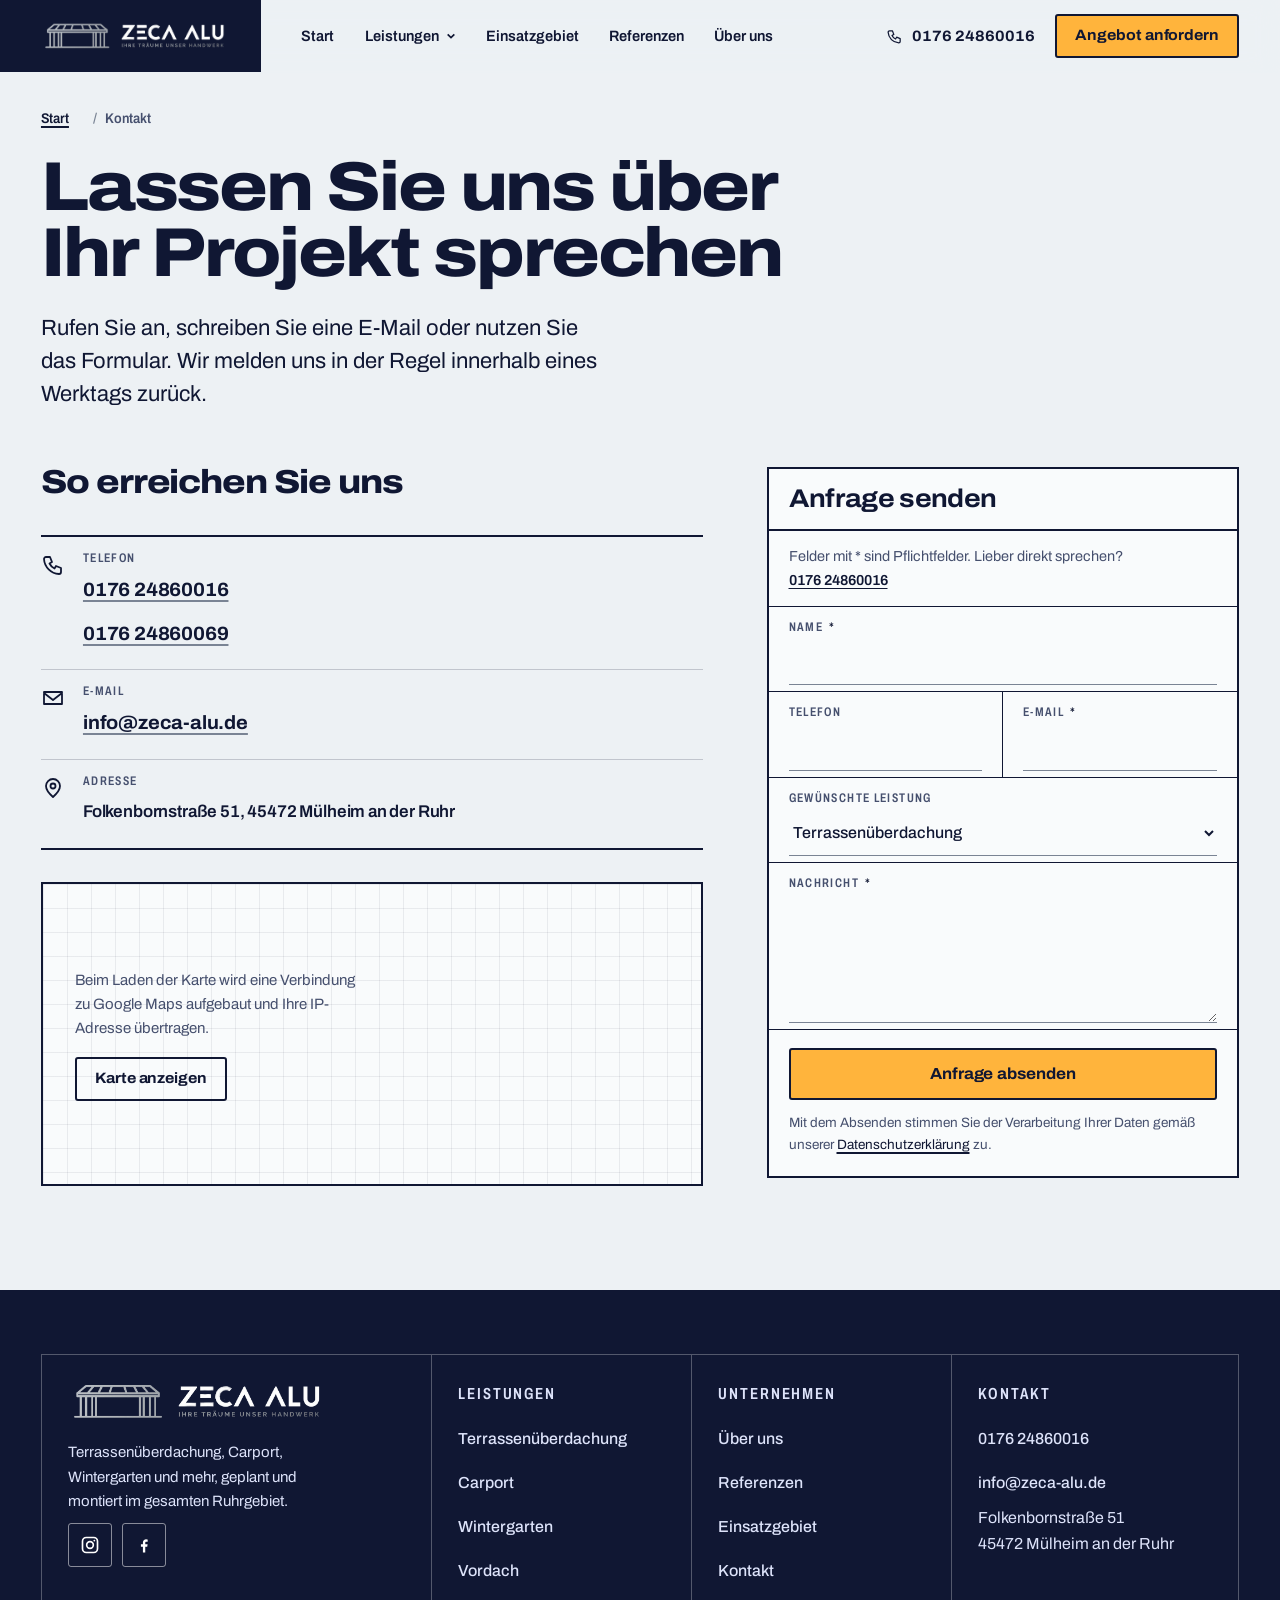
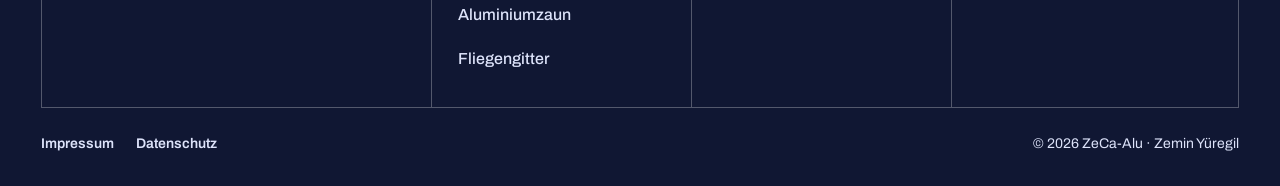
<file: kontakt/index.html>
<!DOCTYPE html>
<html lang="de">
<head>
<!-- impeccable-disable cramped-padding, codex-grid-background -- Listen mit Linien statt Kästen und das Raster im Zeichnungsfeld sind Absicht -->
<meta charset="UTF-8" />
<meta name="viewport" content="width=device-width, initial-scale=1, viewport-fit=cover, interactive-widget=resizes-content" />
<title>Kontakt | ZeCa-Alu Mülheim an der Ruhr</title>
<meta name="description" content="Kostenlose Beratung anfordern: ZeCa-Alu in Mülheim an der Ruhr, Telefon 0176 24860016, info@zeca-alu.de. Terrassenüberdachung, Carport, Wintergarten und mehr." />
<link rel="canonical" href="https://zeca-alu.de/kontakt/" />
<meta name="robots" content="index, follow" />
<meta name="theme-color" content="#EDF1F4" />
<link rel="icon" href="/favicon.svg" type="image/svg+xml" />
<link rel="preload" href="/assets/fonts/archivo-latin-wdth.woff2" as="font" type="font/woff2" crossorigin />
<script>document.documentElement.className+=" js"</script>
<link rel="stylesheet" href="/assets/style.css?v=4" />
</head>
<body>
<a class="skip-link" href="#main">Zum Inhalt springen</a>
<div class="sentinel" aria-hidden="true"></div>
<header class="site">
  <div class="bar">
    <a class="brand" href="/" aria-label="ZeCa-Alu Startseite"><img src="/images/bestand/logo.webp" alt="ZeCa-Alu, Ihre Träume, unser Handwerk" width="907" height="144" /></a>
    <nav class="nav" aria-label="Hauptnavigation">
      <ul class="nav-links">
        <li><a href="/">Start</a></li>
        <li class="has-dropdown">
          <a href="/#leistungen">Leistungen <svg class="caret" viewBox="0 0 12 12" aria-hidden="true"><polyline points="2,4 6,8 10,4"/></svg></a>
          <ul class="dropdown"><li><a href="/terrassenueberdachung/">Terrassenüberdachung</a></li><li><a href="/carport/">Carport</a></li><li><a href="/wintergarten/">Wintergarten</a></li><li><a href="/vordach/">Vordach</a></li><li><a href="/alu-zaun/">Aluminiumzaun</a></li><li><a href="/fliegengitter/">Fliegengitter</a></li></ul>
        </li>
        <li><a href="/einsatzgebiet/">Einsatzgebiet</a></li>
        <li><a href="/referenzen/">Referenzen</a></li>
        <li><a href="/ueber-uns/">Über uns</a></li>
      </ul>
    </nav>
    <div class="nav-right">
      <a class="nav-phone" href="tel:+4917624860016"><svg viewBox="0 0 24 24" aria-hidden="true"><path d="M5 4h4l2 5-2.5 1.5a11 11 0 0 0 5 5L15 13l5 2v4a2 2 0 0 1-2 2A16 16 0 0 1 3 6a2 2 0 0 1 2-2z"/></svg>0176 24860016</a>
      <a class="btn btn-sm" href="/kontakt/" aria-current="page">Angebot anfordern</a>
      <button class="burger" type="button" aria-label="Menü öffnen" aria-expanded="false" aria-controls="mobile-nav"><span></span><span></span><span></span></button>
    </div>
  </div>
</header>

<nav class="mobile-nav" id="mobile-nav" aria-label="Hauptmenü">
  <a href="/">Start</a>
  <a href="/#leistungen">Leistungen</a>
  <div class="sub">
    <a href="/terrassenueberdachung/">Terrassenüberdachung</a><a href="/carport/">Carport</a><a href="/wintergarten/">Wintergarten</a><a href="/vordach/">Vordach</a><a href="/alu-zaun/">Aluminiumzaun</a><a href="/fliegengitter/">Fliegengitter</a>
  </div>
  <a href="/einsatzgebiet/">Einsatzgebiet</a>
  <a href="/referenzen/">Referenzen</a>
  <a href="/ueber-uns/">Über uns</a>
  <a href="/kontakt/" aria-current="page">Kontakt</a>
  <a class="btn mnav-cta" href="tel:+4917624860016">0176 24860016 anrufen</a>
</nav>

<main id="main">
  <section class="kopf-schlicht">
    <div class="sheet">
      <nav class="breadcrumb" aria-label="Brotkrumen"><a href="/">Start</a><span class="sep" aria-hidden="true">/</span><span aria-current="page">Kontakt</span></nav>
      <h1 style="margin-top:clamp(6px,1vw,14px)">Lassen Sie uns über Ihr Projekt sprechen</h1>
      <p class="lead">Rufen Sie an, schreiben Sie eine E-Mail oder nutzen Sie das Formular. Wir melden uns in der Regel innerhalb eines Werktags zurück.</p>
    </div>
  </section>
  <section class="sec sec-after-head" id="kontakt">
    <div class="sheet">
      <div class="split rev" style="align-items:start">
        <div>
          <h2 class="panel-title" style="font-size:clamp(24px,2.6vw,36px)">So erreichen Sie uns</h2>
          <div class="contact-info">
            <div class="row"><svg viewBox="0 0 24 24" aria-hidden="true"><path d="M5 4h4l2 5-2.5 1.5a11 11 0 0 0 5 5L15 13l5 2v4a2 2 0 0 1-2 2A16 16 0 0 1 3 6a2 2 0 0 1 2-2z"/></svg><div><h3>Telefon</h3><a href="tel:+4917624860016">0176 24860016</a><a href="tel:+4917624860069">0176 24860069</a></div></div>
            <div class="row"><svg viewBox="0 0 24 24" aria-hidden="true"><path d="M3 6h18v12H3zM3 7l9 7 9-7"/></svg><div><h3>E-Mail</h3><a href="mailto:info@zeca-alu.de">info@zeca-alu.de</a></div></div>
            <div class="row"><svg viewBox="0 0 24 24" aria-hidden="true"><path d="M12 21s-7-6.2-7-11a7 7 0 0 1 14 0c0 4.8-7 11-7 11z"/><circle cx="12" cy="10" r="2.5"/></svg><div><h3>Adresse</h3><p>Folkenbornstraße 51, 45472 Mülheim an der Ruhr</p></div></div>
          </div>
          <div class="map-embed" data-map-src="https://www.google.com/maps?q=Folkenbornstra%C3%9Fe+51,+45472+M%C3%BClheim+an+der+Ruhr&amp;output=embed" style="margin-top:clamp(20px,3vw,32px)">
            <div class="map-placeholder">
              <p>Beim Laden der Karte wird eine Verbindung zu Google Maps aufgebaut und Ihre IP-Adresse übertragen.</p>
              <button class="btn btn-line btn-sm map-load-btn" type="button">Karte anzeigen</button>
            </div>
          </div>
        </div>
        <div class="formblatt" id="anfrage">
          <h3 class="panel-title">Anfrage senden</h3>
          <form id="kontaktformular" action="https://formsubmit.co/ajax/info@zeca-alu.de" method="POST">
            <input type="hidden" name="_subject" value="Neue Anfrage über zeca-alu.de" />
            <p class="form-hint">Felder mit <span class="req" aria-hidden="true">*</span><span class="sr-only">Stern</span> sind Pflichtfelder. Lieber direkt sprechen? <a href="tel:+4917624860016">0176 24860016</a></p>
            <div class="form-grid">
              <div class="f full"><label for="name">Name <span class="req" aria-hidden="true">*</span></label><input id="name" name="Name" type="text" autocomplete="name" required /></div>
              <div class="f"><label for="tel">Telefon</label><input id="tel" name="Telefon" type="tel" autocomplete="tel" inputmode="tel" /></div>
              <div class="f"><label for="email">E-Mail <span class="req" aria-hidden="true">*</span></label><input id="email" name="E-Mail" type="email" autocomplete="email" required /></div>
              <div class="f full"><label for="leistung">Gewünschte Leistung</label>
                <select id="leistung" name="Leistung">
                  <option>Terrassenüberdachung</option>
                  <option>Carport</option>
                  <option>Wintergarten</option>
                  <option>Vordach</option>
                  <option>Aluminiumzaun</option>
                  <option>Fliegengitter</option>
                  <option>Sonstiges</option>
                </select>
              </div>
              <div class="f full"><label for="nachricht">Nachricht <span class="req" aria-hidden="true">*</span></label><textarea id="nachricht" name="Nachricht" required></textarea></div>
            </div>
            <div class="formfoot">
              <button class="btn btn-block" type="submit">Anfrage absenden</button>
              <p class="form-note">Mit dem Absenden stimmen Sie der Verarbeitung Ihrer Daten gemäß unserer <a href="/datenschutz/">Datenschutzerklärung</a> zu.</p>
              <div class="form-status" role="status" aria-live="polite"></div>
            </div>
          </form>
        </div>
      </div>
    </div>
  </section>
</main>

<footer class="site">
  <div class="sheet">
    <div class="footer-grid">
      <div class="footer-col footer-logo">
        <img src="/images/bestand/logo.webp" alt="ZeCa-Alu" width="907" height="144" loading="lazy" />
        <p>Terrassenüberdachung, Carport, Wintergarten und mehr, geplant und montiert im gesamten Ruhrgebiet.</p>
        <div class="social-icons">
          <a href="https://www.instagram.com/zeca_alu" aria-label="Instagram (öffnet in neuem Tab)" target="_blank" rel="noopener"><svg viewBox="0 0 24 24" aria-hidden="true"><path d="M7.5 2h9A5.5 5.5 0 0 1 22 7.5v9a5.5 5.5 0 0 1-5.5 5.5h-9A5.5 5.5 0 0 1 2 16.5v-9A5.5 5.5 0 0 1 7.5 2zm0 2A3.5 3.5 0 0 0 4 7.5v9A3.5 3.5 0 0 0 7.5 20h9a3.5 3.5 0 0 0 3.5-3.5v-9A3.5 3.5 0 0 0 16.5 4h-9zM12 7a5 5 0 1 1 0 10 5 5 0 0 1 0-10zm0 2a3 3 0 1 0 0 6 3 3 0 0 0 0-6zm5.2-3.4a1.1 1.1 0 1 1 0 2.2 1.1 1.1 0 0 1 0-2.2z"/></svg></a>
          <a href="https://www.facebook.com/61566838091135/" aria-label="Facebook (öffnet in neuem Tab)" target="_blank" rel="noopener"><svg viewBox="0 0 24 24" aria-hidden="true"><path d="M13.5 21v-7h2.4l.4-2.8h-2.8V9.4c0-.8.2-1.4 1.4-1.4h1.5V5.5A13 13 0 0 0 14.7 5c-2.4 0-4 1.5-4 4v2.2H8.3V14h2.4v7h2.8z"/></svg></a>
        </div>
      </div>
      <div class="footer-col">
        <p class="footer-title">Leistungen</p>
        <a href="/terrassenueberdachung/">Terrassenüberdachung</a><a href="/carport/">Carport</a><a href="/wintergarten/">Wintergarten</a><a href="/vordach/">Vordach</a><a href="/alu-zaun/">Aluminiumzaun</a><a href="/fliegengitter/">Fliegengitter</a>
      </div>
      <div class="footer-col">
        <p class="footer-title">Unternehmen</p>
        <a href="/ueber-uns/">Über uns</a>
        <a href="/referenzen/">Referenzen</a>
        <a href="/einsatzgebiet/">Einsatzgebiet</a>
        <a href="/kontakt/">Kontakt</a>
      </div>
      <div class="footer-col">
        <p class="footer-title">Kontakt</p>
        <a href="tel:+4917624860016">0176 24860016</a>
        <a href="mailto:info@zeca-alu.de">info@zeca-alu.de</a>
        <p>Folkenbornstraße 51<br/>45472 Mülheim an der Ruhr</p>
      </div>
    </div>
    <div class="footer-bottom">
      <div><a href="/impressum/">Impressum</a><a href="/datenschutz/">Datenschutz</a></div>
      <div>© <span id="jahr">2026</span> ZeCa-Alu · Zemin Yüregil</div>
    </div>
  </div>
</footer>

<div class="mobile-bar">
  <a class="btn btn-line" href="tel:+4917624860016"><svg viewBox="0 0 24 24" aria-hidden="true"><path d="M5 4h4l2 5-2.5 1.5a11 11 0 0 0 5 5L15 13l5 2v4a2 2 0 0 1-2 2A16 16 0 0 1 3 6a2 2 0 0 1 2-2z"/></svg>Anrufen</a>
  <a class="btn" href="#kontakt">Angebot anfordern</a>
</div>
<script src="/assets/main.js?v=3"></script>
<script>document.getElementById('jahr').textContent = new Date().getFullYear();</script>
</body>
</html>
</file>
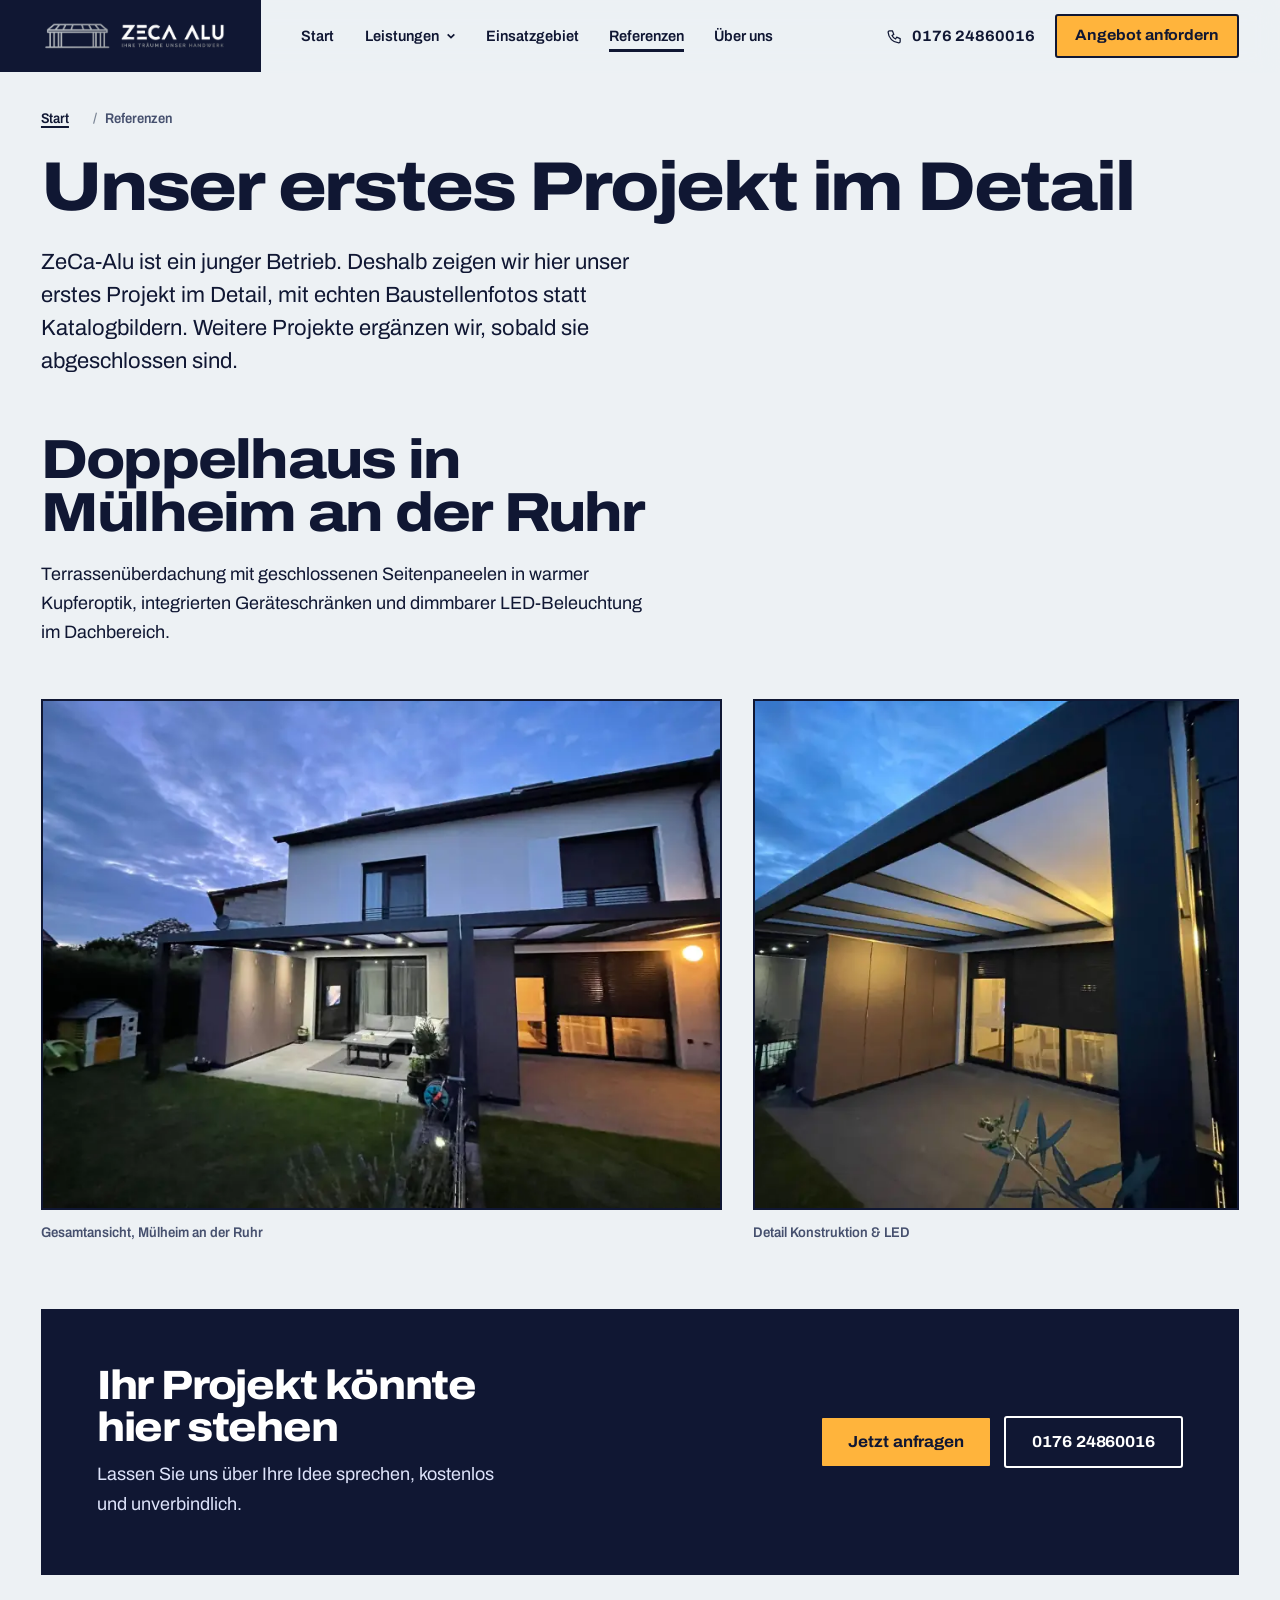
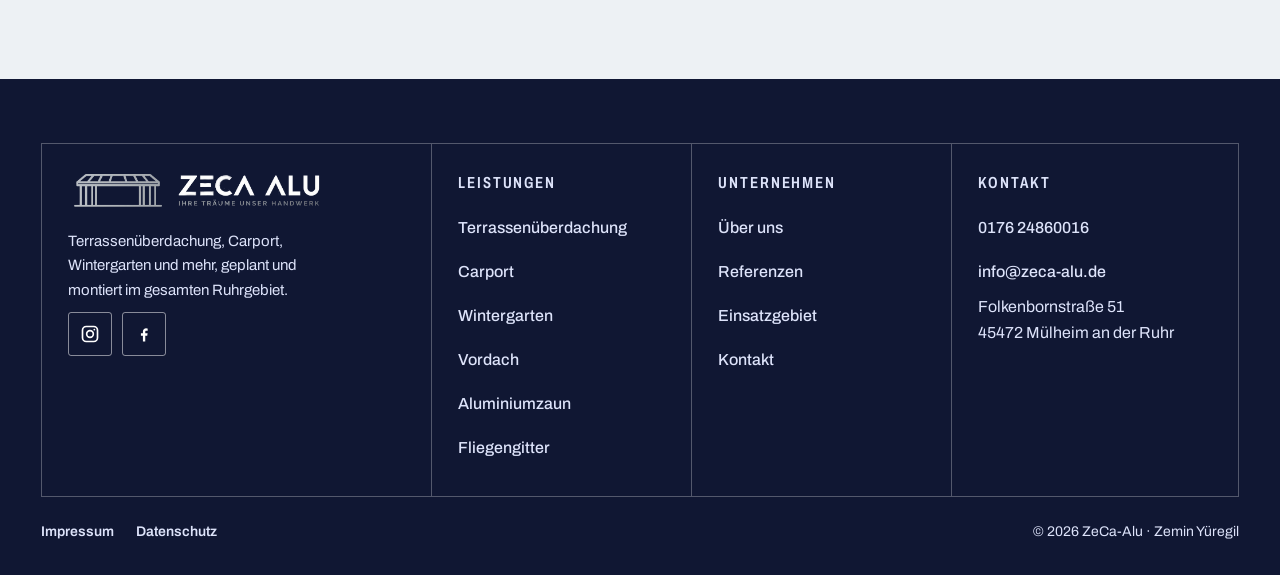
<file: referenzen/index.html>
<!DOCTYPE html>
<html lang="de">
<head>
<!-- impeccable-disable cramped-padding, codex-grid-background -- Listen mit Linien statt Kästen und das Raster im Zeichnungsfeld sind Absicht -->
<meta charset="UTF-8" />
<meta name="viewport" content="width=device-width, initial-scale=1, viewport-fit=cover, interactive-widget=resizes-content" />
<title>Referenzen | ZeCa-Alu Terrassenüberdachung &amp; Carport im Ruhrgebiet</title>
<meta name="description" content="Referenzprojekte von ZeCa-Alu: Terrassenüberdachungen, Carports und mehr im Ruhrgebiet. Echte Baustellenfotos, echte Kunden." />
<link rel="canonical" href="https://zeca-alu.de/referenzen/" />
<meta name="robots" content="index, follow" />
<meta name="theme-color" content="#EDF1F4" />
<link rel="icon" href="/favicon.svg" type="image/svg+xml" />
<link rel="preload" href="/assets/fonts/archivo-latin-wdth.woff2" as="font" type="font/woff2" crossorigin />
<script>document.documentElement.className+=" js"</script>
<link rel="stylesheet" href="/assets/style.css?v=4" />
</head>
<body>
<a class="skip-link" href="#main">Zum Inhalt springen</a>
<div class="sentinel" aria-hidden="true"></div>
<header class="site">
  <div class="bar">
    <a class="brand" href="/" aria-label="ZeCa-Alu Startseite"><img src="/images/bestand/logo.webp" alt="ZeCa-Alu, Ihre Träume, unser Handwerk" width="907" height="144" /></a>
    <nav class="nav" aria-label="Hauptnavigation">
      <ul class="nav-links">
        <li><a href="/">Start</a></li>
        <li class="has-dropdown">
          <a href="/#leistungen">Leistungen <svg class="caret" viewBox="0 0 12 12" aria-hidden="true"><polyline points="2,4 6,8 10,4"/></svg></a>
          <ul class="dropdown"><li><a href="/terrassenueberdachung/">Terrassenüberdachung</a></li><li><a href="/carport/">Carport</a></li><li><a href="/wintergarten/">Wintergarten</a></li><li><a href="/vordach/">Vordach</a></li><li><a href="/alu-zaun/">Aluminiumzaun</a></li><li><a href="/fliegengitter/">Fliegengitter</a></li></ul>
        </li>
        <li><a href="/einsatzgebiet/">Einsatzgebiet</a></li>
        <li><a href="/referenzen/" aria-current="page">Referenzen</a></li>
        <li><a href="/ueber-uns/">Über uns</a></li>
      </ul>
    </nav>
    <div class="nav-right">
      <a class="nav-phone" href="tel:+4917624860016"><svg viewBox="0 0 24 24" aria-hidden="true"><path d="M5 4h4l2 5-2.5 1.5a11 11 0 0 0 5 5L15 13l5 2v4a2 2 0 0 1-2 2A16 16 0 0 1 3 6a2 2 0 0 1 2-2z"/></svg>0176 24860016</a>
      <a class="btn btn-sm" href="/kontakt/">Angebot anfordern</a>
      <button class="burger" type="button" aria-label="Menü öffnen" aria-expanded="false" aria-controls="mobile-nav"><span></span><span></span><span></span></button>
    </div>
  </div>
</header>

<nav class="mobile-nav" id="mobile-nav" aria-label="Hauptmenü">
  <a href="/">Start</a>
  <a href="/#leistungen">Leistungen</a>
  <div class="sub">
    <a href="/terrassenueberdachung/">Terrassenüberdachung</a><a href="/carport/">Carport</a><a href="/wintergarten/">Wintergarten</a><a href="/vordach/">Vordach</a><a href="/alu-zaun/">Aluminiumzaun</a><a href="/fliegengitter/">Fliegengitter</a>
  </div>
  <a href="/einsatzgebiet/">Einsatzgebiet</a>
  <a href="/referenzen/" aria-current="page">Referenzen</a>
  <a href="/ueber-uns/">Über uns</a>
  <a href="/kontakt/">Kontakt</a>
  <a class="btn mnav-cta" href="tel:+4917624860016">0176 24860016 anrufen</a>
</nav>

<main id="main">
  <section class="kopf-schlicht">
    <div class="sheet">
      <nav class="breadcrumb" aria-label="Brotkrumen"><a href="/">Start</a><span class="sep" aria-hidden="true">/</span><span aria-current="page">Referenzen</span></nav>
      <h1 style="margin-top:clamp(6px,1vw,14px)">Unser erstes Projekt im Detail</h1>
      <p class="lead">ZeCa-Alu ist ein junger Betrieb. Deshalb zeigen wir hier unser erstes Projekt im Detail, mit echten Baustellenfotos statt Katalogbildern. Weitere Projekte ergänzen wir, sobald sie abgeschlossen sind.</p>
    </div>
  </section>
  <section class="sec sec-after-head">
    <div class="sheet">
      <div class="sec-head"><h2>Doppelhaus in Mülheim an der Ruhr</h2>
      <p>Terrassenüberdachung mit geschlossenen Seitenpaneelen in warmer Kupferoptik, integrierten Geräteschränken und dimmbarer LED-Beleuchtung im Dachbereich.</p></div>
      <div class="gal" style="margin-top:clamp(28px,4vw,56px)">
        <figure><div class="photo"><img src="/images/bestand/terrasse-doppelhaus-1-1600.webp" srcset="/images/bestand/terrasse-doppelhaus-1-800.webp 800w, /images/bestand/terrasse-doppelhaus-1-1600.webp 1600w, /images/bestand/terrasse-doppelhaus-1-2048.webp 2048w" sizes="(min-width:901px) 58vw, 100vw" width="1600" height="1200" alt="Terrassenüberdachung Doppelhaus Mülheim an der Ruhr, Gesamtansicht bei Dämmerung" loading="lazy" decoding="async" /></div><figcaption class="cap">Gesamtansicht, Mülheim an der Ruhr</figcaption></figure>
        <figure><div class="photo"><img src="/images/bestand/terrasse-doppelhaus-2-1600.webp" srcset="/images/bestand/terrasse-doppelhaus-2-800.webp 800w, /images/bestand/terrasse-doppelhaus-2-1600.webp 1600w, /images/bestand/terrasse-doppelhaus-2-2048.webp 2048w" sizes="(min-width:901px) 40vw, 100vw" width="1600" height="1200" alt="Terrassenüberdachung Doppelhaus Mülheim an der Ruhr, Detail Konstruktion und Beleuchtung" loading="lazy" decoding="async" /></div><figcaption class="cap">Detail Konstruktion &amp; LED</figcaption></figure>
      </div>
    </div>
  </section>
  <section class="sec-tight">
    <div class="sheet">
      <div class="cta-band">
        <div><h3>Ihr Projekt könnte hier stehen</h3><p>Lassen Sie uns über Ihre Idee sprechen, kostenlos und unverbindlich.</p></div>
        <div class="cta-row"><a class="btn" href="/kontakt/">Jetzt anfragen</a><a class="btn btn-line" href="tel:+4917624860016">0176 24860016</a></div>
      </div>
    </div>
  </section>
</main>

<footer class="site">
  <div class="sheet">
    <div class="footer-grid">
      <div class="footer-col footer-logo">
        <img src="/images/bestand/logo.webp" alt="ZeCa-Alu" width="907" height="144" loading="lazy" />
        <p>Terrassenüberdachung, Carport, Wintergarten und mehr, geplant und montiert im gesamten Ruhrgebiet.</p>
        <div class="social-icons">
          <a href="https://www.instagram.com/zeca_alu" aria-label="Instagram (öffnet in neuem Tab)" target="_blank" rel="noopener"><svg viewBox="0 0 24 24" aria-hidden="true"><path d="M7.5 2h9A5.5 5.5 0 0 1 22 7.5v9a5.5 5.5 0 0 1-5.5 5.5h-9A5.5 5.5 0 0 1 2 16.5v-9A5.5 5.5 0 0 1 7.5 2zm0 2A3.5 3.5 0 0 0 4 7.5v9A3.5 3.5 0 0 0 7.5 20h9a3.5 3.5 0 0 0 3.5-3.5v-9A3.5 3.5 0 0 0 16.5 4h-9zM12 7a5 5 0 1 1 0 10 5 5 0 0 1 0-10zm0 2a3 3 0 1 0 0 6 3 3 0 0 0 0-6zm5.2-3.4a1.1 1.1 0 1 1 0 2.2 1.1 1.1 0 0 1 0-2.2z"/></svg></a>
          <a href="https://www.facebook.com/61566838091135/" aria-label="Facebook (öffnet in neuem Tab)" target="_blank" rel="noopener"><svg viewBox="0 0 24 24" aria-hidden="true"><path d="M13.5 21v-7h2.4l.4-2.8h-2.8V9.4c0-.8.2-1.4 1.4-1.4h1.5V5.5A13 13 0 0 0 14.7 5c-2.4 0-4 1.5-4 4v2.2H8.3V14h2.4v7h2.8z"/></svg></a>
        </div>
      </div>
      <div class="footer-col">
        <p class="footer-title">Leistungen</p>
        <a href="/terrassenueberdachung/">Terrassenüberdachung</a><a href="/carport/">Carport</a><a href="/wintergarten/">Wintergarten</a><a href="/vordach/">Vordach</a><a href="/alu-zaun/">Aluminiumzaun</a><a href="/fliegengitter/">Fliegengitter</a>
      </div>
      <div class="footer-col">
        <p class="footer-title">Unternehmen</p>
        <a href="/ueber-uns/">Über uns</a>
        <a href="/referenzen/">Referenzen</a>
        <a href="/einsatzgebiet/">Einsatzgebiet</a>
        <a href="/kontakt/">Kontakt</a>
      </div>
      <div class="footer-col">
        <p class="footer-title">Kontakt</p>
        <a href="tel:+4917624860016">0176 24860016</a>
        <a href="mailto:info@zeca-alu.de">info@zeca-alu.de</a>
        <p>Folkenbornstraße 51<br/>45472 Mülheim an der Ruhr</p>
      </div>
    </div>
    <div class="footer-bottom">
      <div><a href="/impressum/">Impressum</a><a href="/datenschutz/">Datenschutz</a></div>
      <div>© <span id="jahr">2026</span> ZeCa-Alu · Zemin Yüregil</div>
    </div>
  </div>
</footer>

<div class="mobile-bar">
  <a class="btn btn-line" href="tel:+4917624860016"><svg viewBox="0 0 24 24" aria-hidden="true"><path d="M5 4h4l2 5-2.5 1.5a11 11 0 0 0 5 5L15 13l5 2v4a2 2 0 0 1-2 2A16 16 0 0 1 3 6a2 2 0 0 1 2-2z"/></svg>Anrufen</a>
  <a class="btn" href="/kontakt/">Angebot anfordern</a>
</div>
<script src="/assets/main.js?v=3"></script>
<script>document.getElementById('jahr').textContent = new Date().getFullYear();</script>
</body>
</html>
</file>
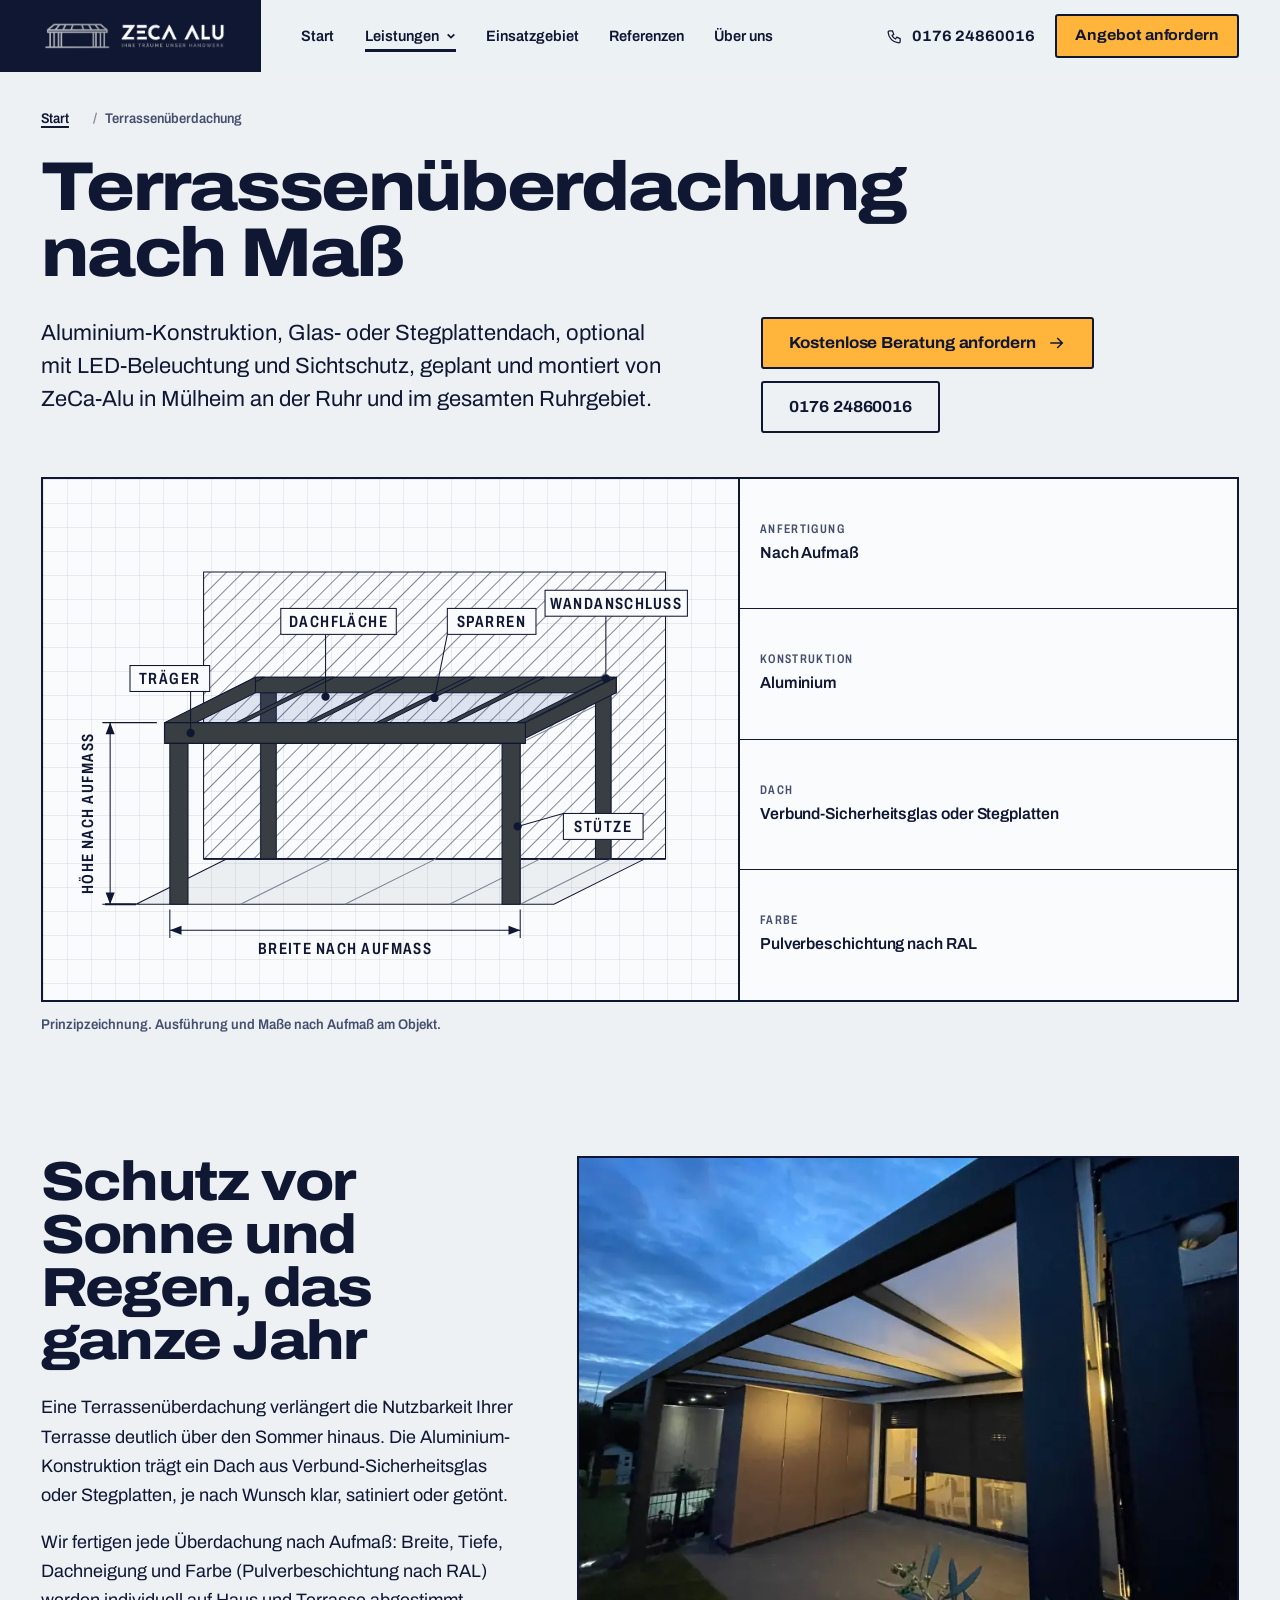
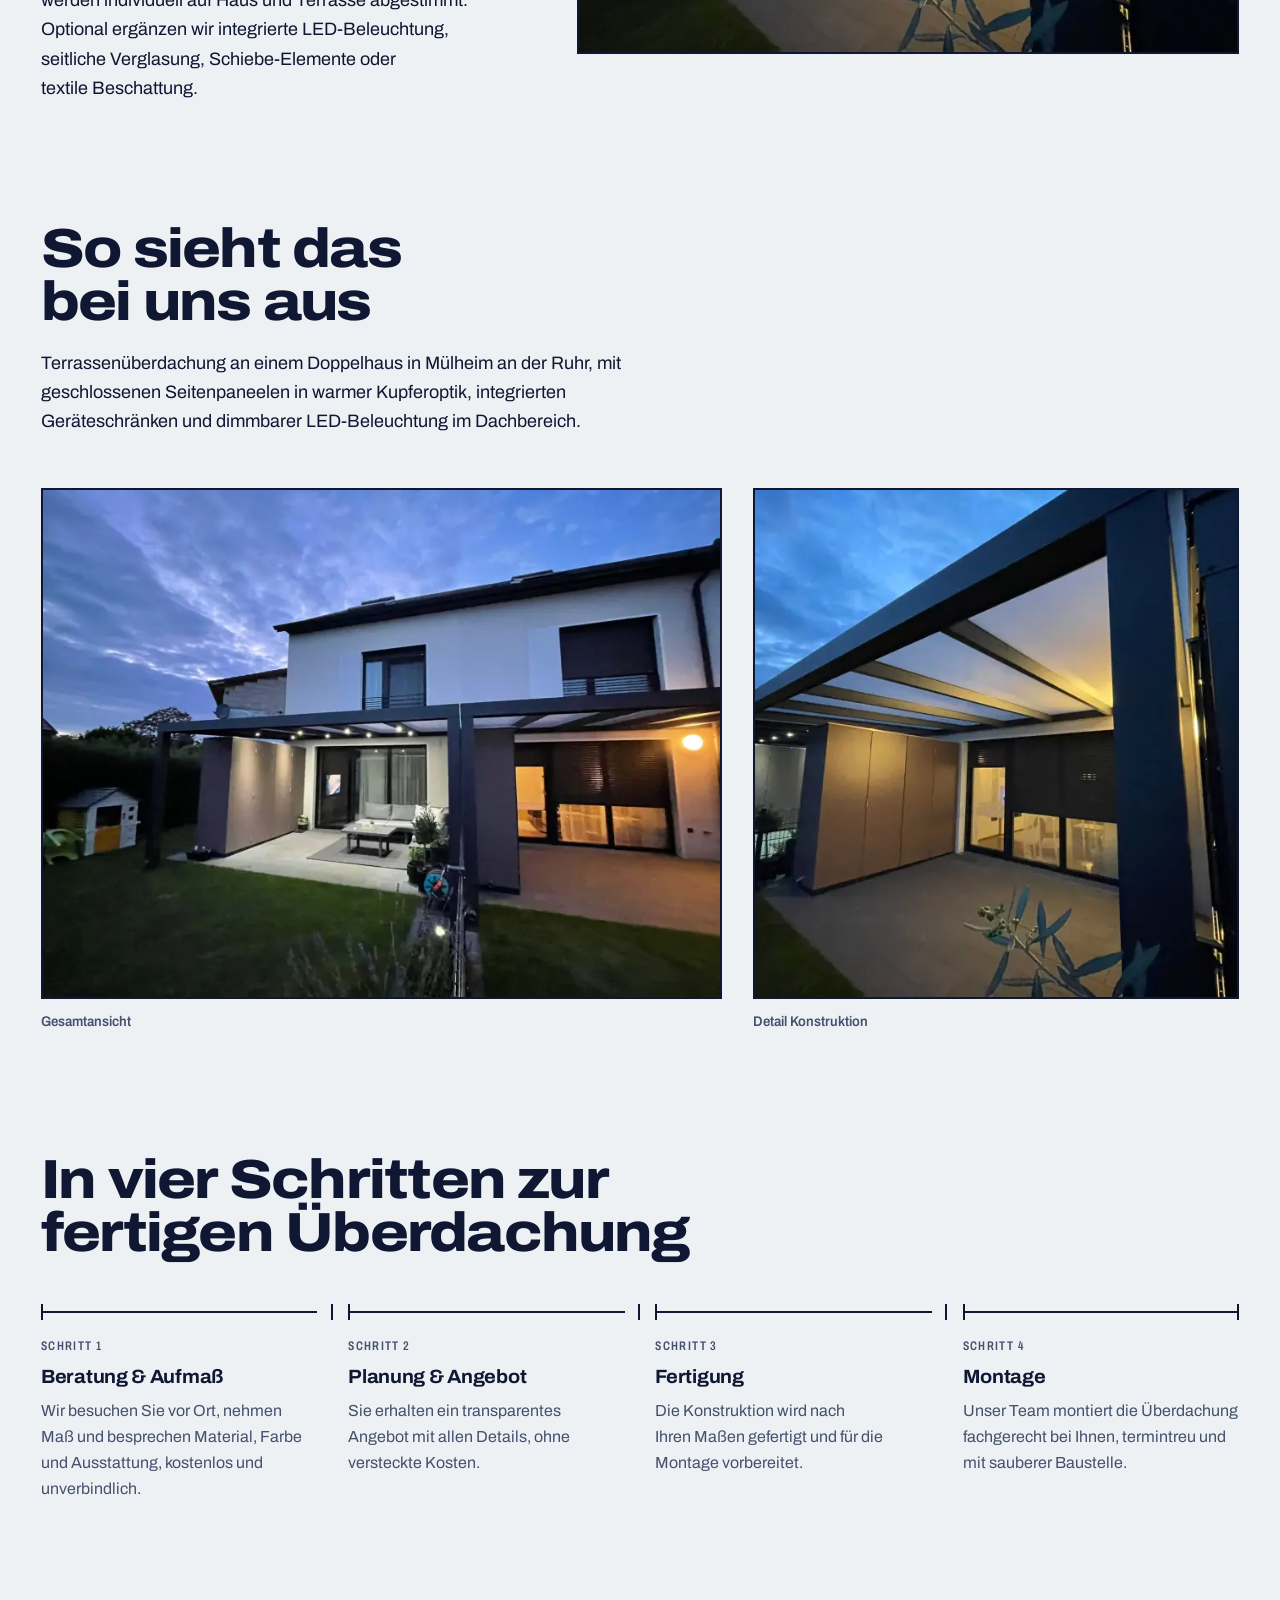
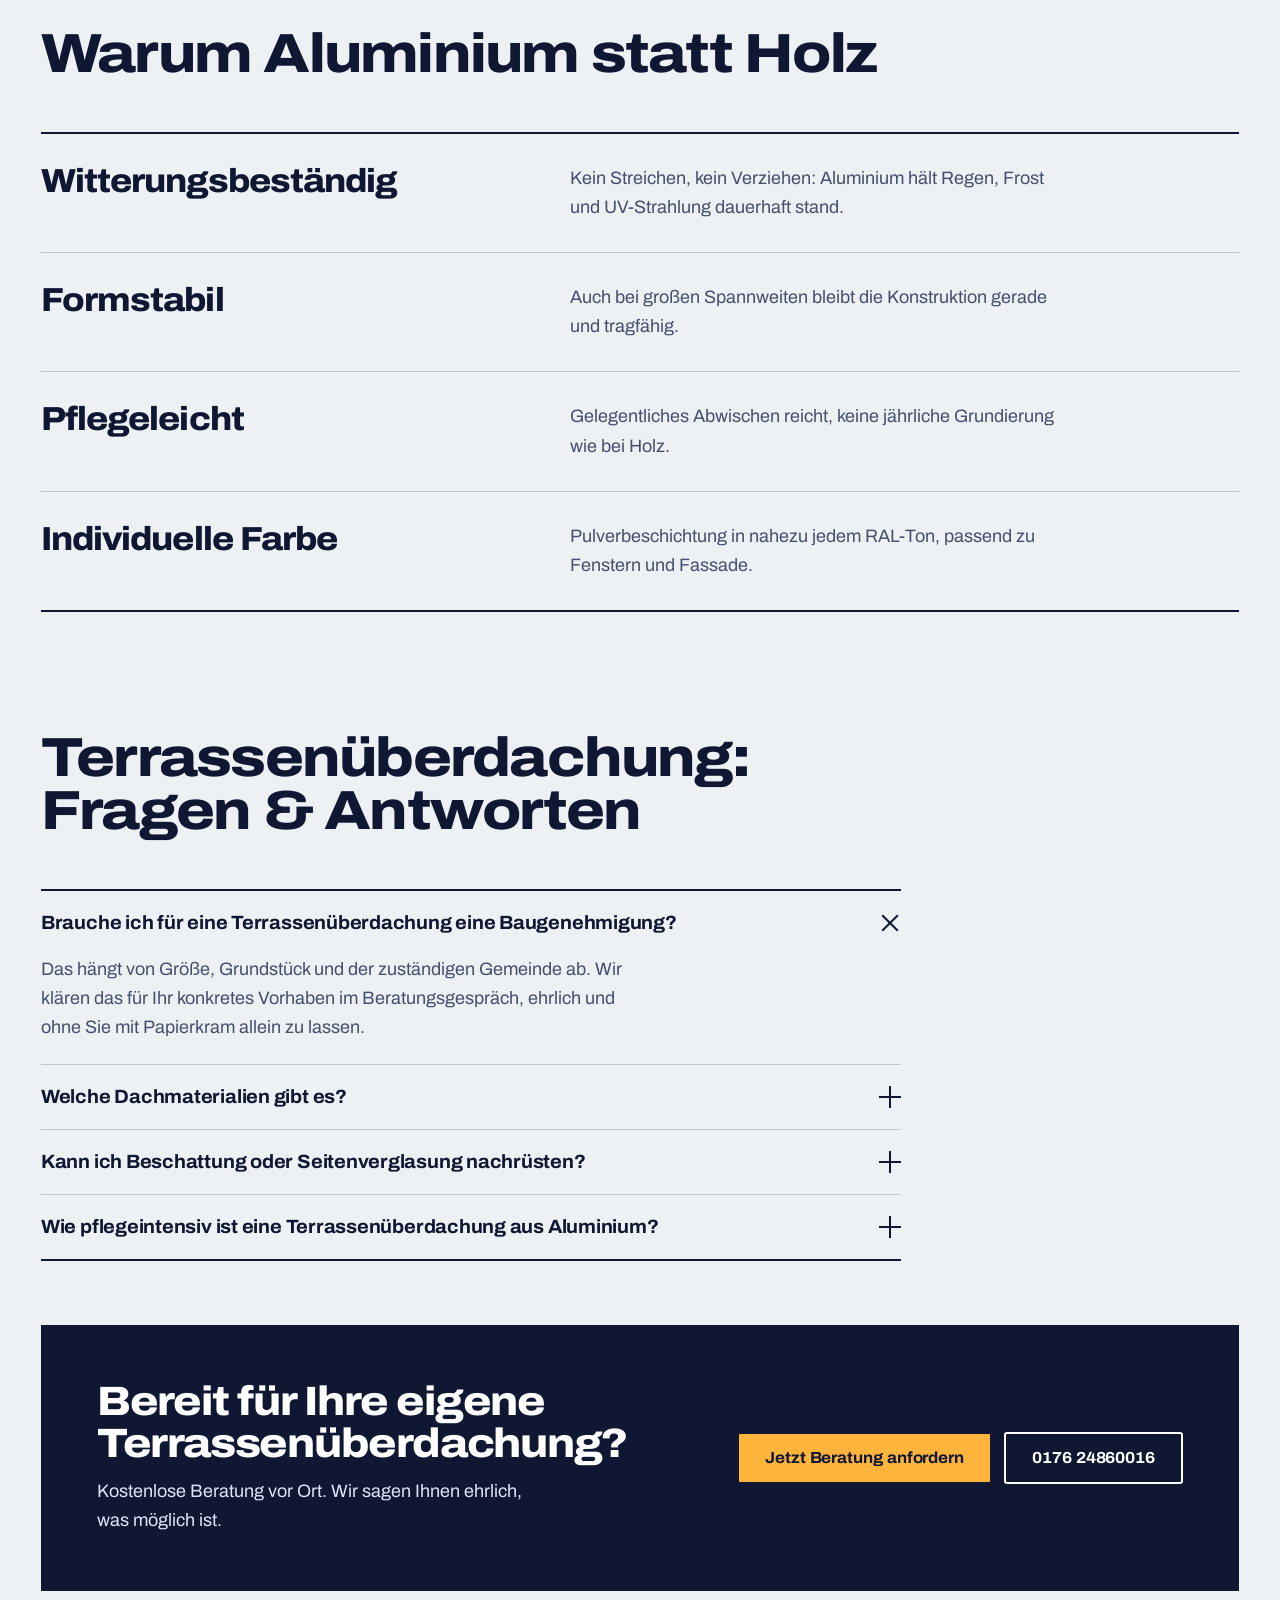
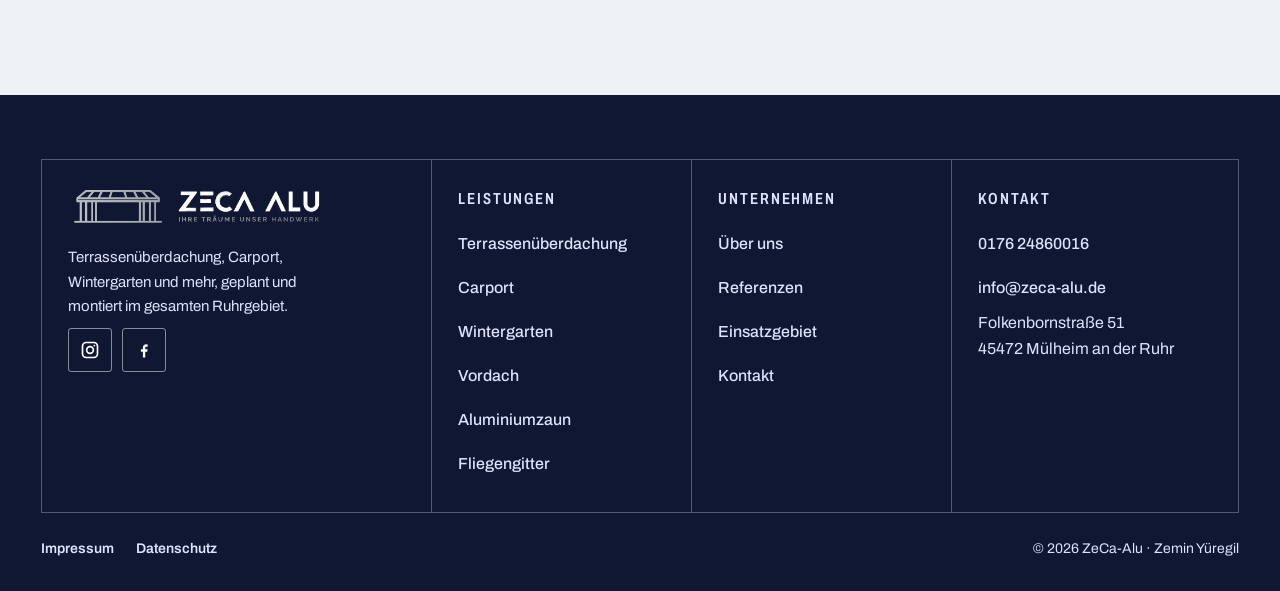
<file: terrassenueberdachung/index.html>
<!DOCTYPE html>
<html lang="de">
<head>
<!-- impeccable-disable cramped-padding, codex-grid-background -- Listen mit Linien statt Kästen und das Raster im Zeichnungsfeld sind Absicht -->
<meta charset="UTF-8" />
<meta name="viewport" content="width=device-width, initial-scale=1, viewport-fit=cover, interactive-widget=resizes-content" />
<title>Terrassenüberdachung Mülheim an der Ruhr &amp; Ruhrgebiet | ZeCa-Alu</title>
<meta name="description" content="Terrassenüberdachung aus Aluminium nach Maß: Beratung, Planung und Montage durch ZeCa-Alu in Mülheim an der Ruhr und im gesamten Ruhrgebiet. Jetzt kostenlose Beratung anfordern." />
<link rel="canonical" href="https://zeca-alu.de/terrassenueberdachung/" />
<meta property="og:type" content="website" />
<meta property="og:title" content="Terrassenüberdachung Mülheim an der Ruhr &amp; Ruhrgebiet | ZeCa-Alu" />
<meta property="og:image" content="https://zeca-alu.de/images/bestand/terrasse-doppelhaus-1.jpg" />
<meta property="og:url" content="https://zeca-alu.de/terrassenueberdachung/" />
<meta name="robots" content="index, follow" />
<meta name="theme-color" content="#EDF1F4" />
<link rel="icon" href="/favicon.svg" type="image/svg+xml" />
<link rel="preload" href="/assets/fonts/archivo-latin-wdth.woff2" as="font" type="font/woff2" crossorigin />
<script>document.documentElement.className+=" js"</script>
<link rel="stylesheet" href="/assets/style.css?v=4" />
<script type="application/ld+json">
{
  "@context": "https://schema.org",
  "@type": "Service",
  "serviceType": "Terrassenüberdachung",
  "provider": {"@type":"HomeAndConstructionBusiness","name":"ZeCa-Alu","telephone":"+49-176-24860016","address":{"@type":"PostalAddress","streetAddress":"Folkenbornstraße 51","postalCode":"45472","addressLocality":"Mülheim an der Ruhr","addressCountry":"DE"}},
  "areaServed": ["Mülheim an der Ruhr","Essen","Oberhausen","Duisburg","Bottrop","Dinslaken","Gelsenkirchen","Bochum","Düsseldorf"],
  "url": "https://zeca-alu.de/terrassenueberdachung/"
}
</script>
<script type="application/ld+json">
{
  "@context":"https://schema.org","@type":"BreadcrumbList",
  "itemListElement":[
    {"@type":"ListItem","position":1,"name":"Start","item":"https://zeca-alu.de/"},
    {"@type":"ListItem","position":2,"name":"Leistungen","item":"https://zeca-alu.de/#leistungen"},
    {"@type":"ListItem","position":3,"name":"Terrassenüberdachung","item":"https://zeca-alu.de/terrassenueberdachung/"}
  ]
}
</script>
</head>
<body>
<a class="skip-link" href="#main">Zum Inhalt springen</a>
<div class="sentinel" aria-hidden="true"></div>
<header class="site">
  <div class="bar">
    <a class="brand" href="/" aria-label="ZeCa-Alu Startseite"><img src="/images/bestand/logo.webp" alt="ZeCa-Alu, Ihre Träume, unser Handwerk" width="907" height="144" /></a>
    <nav class="nav" aria-label="Hauptnavigation">
      <ul class="nav-links">
        <li><a href="/">Start</a></li>
        <li class="has-dropdown">
          <a href="/#leistungen" class="is-here">Leistungen <svg class="caret" viewBox="0 0 12 12" aria-hidden="true"><polyline points="2,4 6,8 10,4"/></svg></a>
          <ul class="dropdown"><li><a href="/terrassenueberdachung/" aria-current="page">Terrassenüberdachung</a></li><li><a href="/carport/">Carport</a></li><li><a href="/wintergarten/">Wintergarten</a></li><li><a href="/vordach/">Vordach</a></li><li><a href="/alu-zaun/">Aluminiumzaun</a></li><li><a href="/fliegengitter/">Fliegengitter</a></li></ul>
        </li>
        <li><a href="/einsatzgebiet/">Einsatzgebiet</a></li>
        <li><a href="/referenzen/">Referenzen</a></li>
        <li><a href="/ueber-uns/">Über uns</a></li>
      </ul>
    </nav>
    <div class="nav-right">
      <a class="nav-phone" href="tel:+4917624860016"><svg viewBox="0 0 24 24" aria-hidden="true"><path d="M5 4h4l2 5-2.5 1.5a11 11 0 0 0 5 5L15 13l5 2v4a2 2 0 0 1-2 2A16 16 0 0 1 3 6a2 2 0 0 1 2-2z"/></svg>0176 24860016</a>
      <a class="btn btn-sm" href="/kontakt/">Angebot anfordern</a>
      <button class="burger" type="button" aria-label="Menü öffnen" aria-expanded="false" aria-controls="mobile-nav"><span></span><span></span><span></span></button>
    </div>
  </div>
</header>

<nav class="mobile-nav" id="mobile-nav" aria-label="Hauptmenü">
  <a href="/">Start</a>
  <a href="/#leistungen">Leistungen</a>
  <div class="sub">
    <a href="/terrassenueberdachung/" aria-current="page">Terrassenüberdachung</a><a href="/carport/">Carport</a><a href="/wintergarten/">Wintergarten</a><a href="/vordach/">Vordach</a><a href="/alu-zaun/">Aluminiumzaun</a><a href="/fliegengitter/">Fliegengitter</a>
  </div>
  <a href="/einsatzgebiet/">Einsatzgebiet</a>
  <a href="/referenzen/">Referenzen</a>
  <a href="/ueber-uns/">Über uns</a>
  <a href="/kontakt/">Kontakt</a>
  <a class="btn mnav-cta" href="tel:+4917624860016">0176 24860016 anrufen</a>
</nav>

<main id="main">
  <section class="kopf">
    <div class="sheet">
      <nav class="breadcrumb" aria-label="Brotkrumen"><a href="/">Start</a><span class="sep" aria-hidden="true">/</span><span aria-current="page">Terrassenüberdachung</span></nav>
      <h1>Terrassenüberdachung nach Maß</h1>
      <div class="kopf-top">
        <p class="lead">Aluminium-Konstruktion, Glas- oder Stegplattendach, optional mit LED-Beleuchtung und Sichtschutz, geplant und montiert von ZeCa-Alu in Mülheim an der Ruhr und im gesamten Ruhrgebiet.</p>
        <div class="cta-row"><a class="btn" href="/kontakt/">Kostenlose Beratung anfordern <svg viewBox="0 0 24 24" aria-hidden="true"><path d="M4 12h15M13 6l6 6-6 6"/></svg></a><a class="btn btn-line" href="tel:+4917624860016">0176 24860016</a></div>
      </div>
      <div class="kopf-bot">
        <div class="field"><svg class="drw" viewBox="0 -30 480 346" preserveAspectRatio="xMidYMid meet" data-draw role="img" aria-label="Zeichnung einer Terrassenüberdachung aus Aluminium, Maße nach Aufmaß"><defs><pattern id="hatch-8" width="9" height="9" patternUnits="userSpaceOnUse" patternTransform="rotate(45)"><line x1="0" y1="0" x2="0" y2="9" style="stroke:var(--tinte);stroke-width:var(--m)"/></pattern></defs><path class="ha" d="M96 14H452V235H96Z" pathLength="1" fill="url(#hatch-8)"/><path class="k dr" d="M96 235H452" pathLength="1"/><path class="fl dr" d="M44 270L366 270L436 235L114 235Z" pathLength="1"/><path class="al" d="M124.5 270L194.5 235M205 270L275 235M285.5 270L355.5 235" pathLength="1"/><path class="g" d="M340 146L410 111V235L340 270Z" pathLength="1"/><path class="fr dr" d="M140 107L152 107L152 235L140 235Z" pathLength="1"/><path class="fr dr" d="M398 107L410 107L410 235L398 235Z" pathLength="1"/><path class="gl dr" d="M70 130L340 130L410 95L140 95Z" pathLength="1"/><path class="fr dr" d="M136 95L414 95L414 107L136 107Z" pathLength="1"/><path class="fr dr" d="M67 130L73 130L143 95L137 95Z" pathLength="1"/><path class="fr dr" d="M121 130L127 130L197 95L191 95Z" pathLength="1"/><path class="fr dr" d="M175 130L181 130L251 95L245 95Z" pathLength="1"/><path class="fr dr" d="M229 130L235 130L305 95L299 95Z" pathLength="1"/><path class="fr dr" d="M283 130L289 130L359 95L353 95Z" pathLength="1"/><path class="fr dr" d="M337 130L343 130L413 95L407 95Z" pathLength="1"/><path class="fr dr" d="M66 130L136 95V107L66 142Z" pathLength="1"/><path class="fr dr" d="M344 130L414 95V107L344 142Z" pathLength="1"/><path class="fr dr" d="M66 130H344V146H66Z" pathLength="1"/><path class="fr dr" d="M70 146H84V270H70Z" pathLength="1"/><path class="fr dr" d="M326 146H340V270H326Z" pathLength="1"/><path class="k dr" d="M20 270H44" pathLength="1"/><path class="m dr" d="M70 274V296" pathLength="1"/><path class="m dr" d="M340 274V296" pathLength="1"/><path class="m dr" d="M70 290H340" pathLength="1"/><path class="ar" d="M70 290L79 286.5L79 293.5Z"/><path class="ar" d="M340 290L331 286.5L331 293.5Z"/><text class="lb" x="205.0" y="308" text-anchor="middle">Breite nach Aufmaß</text><path class="m dr" d="M60 130H18" pathLength="1"/><path class="m dr" d="M40 270H18" pathLength="1"/><path class="m dr" d="M24 130V270" pathLength="1"/><path class="ar" d="M24 130L20.5 139L27.5 139Z"/><path class="ar" d="M24 270L20.5 261L27.5 261Z"/><text class="lb" transform="rotate(-90 11 200.0)" x="11" y="200.0" text-anchor="middle">Höhe nach Aufmaß</text><g class="lb"><path class="m dr" d="M190 62L190 110" pathLength="1"/><circle class="ar" cx="190" cy="110" r="3.2"/><rect x="155.5" y="42" width="89.0" height="20" fill="var(--glas)" stroke="var(--tinte)" stroke-width="var(--m)"/><text x="200" y="56.2" text-anchor="middle">Dachfläche</text><path class="m dr" d="M283.85 62L274 111" pathLength="1"/><circle class="ar" cx="274" cy="111" r="3.2"/><rect x="283.85" y="42" width="68.30000000000001" height="20" fill="var(--glas)" stroke="var(--tinte)" stroke-width="var(--m)"/><text x="318" y="56.2" text-anchor="middle">Sparren</text><path class="m dr" d="M406 48L406 96" pathLength="1"/><circle class="ar" cx="406" cy="96" r="3.2"/><rect x="359.15" y="28" width="109.7" height="20" fill="var(--glas)" stroke="var(--tinte)" stroke-width="var(--m)"/><text x="414" y="42.2" text-anchor="middle">Wandanschluss</text><path class="m dr" d="M86 106L86 138" pathLength="1"/><circle class="ar" cx="86" cy="138" r="3.2"/><rect x="39.3" y="86" width="61.400000000000006" height="20" fill="var(--glas)" stroke="var(--tinte)" stroke-width="var(--m)"/><text x="70" y="100.2" text-anchor="middle">Träger</text><path class="m dr" d="M373.3 200L338 210" pathLength="1"/><circle class="ar" cx="338" cy="210" r="3.2"/><rect x="373.3" y="200" width="61.400000000000006" height="20" fill="var(--glas)" stroke="var(--tinte)" stroke-width="var(--m)"/><text x="404" y="214.2" text-anchor="middle">Stütze</text></g></svg></div>
        <div class="datenblatt"><div class="tb-cell"><span class="label">Anfertigung</span><span class="tb-val">Nach Aufmaß</span></div><div class="tb-cell"><span class="label">Konstruktion</span><span class="tb-val">Aluminium</span></div><div class="tb-cell"><span class="label">Dach</span><span class="tb-val">Verbund-Sicherheitsglas oder Stegplatten</span></div><div class="tb-cell"><span class="label">Farbe</span><span class="tb-val">Pulverbeschichtung nach RAL</span></div></div>
      </div>
      <p class="cap">Prinzipzeichnung. Ausführung und Maße nach Aufmaß am Objekt.</p>
    </div>
  </section>
  <section class="sec">
    <div class="sheet">
      <div class="split">
        <div class="prose"><h2>Schutz vor Sonne und Regen, das ganze Jahr</h2><p>Eine Terrassenüberdachung verlängert die Nutzbarkeit Ihrer Terrasse deutlich über den Sommer hinaus. Die Aluminium-Konstruktion trägt ein Dach aus Verbund-Sicherheitsglas oder Stegplatten, je nach Wunsch klar, satiniert oder getönt.</p><p>Wir fertigen jede Überdachung nach Aufmaß: Breite, Tiefe, Dachneigung und Farbe (Pulverbeschichtung nach RAL) werden individuell auf Haus und Terrasse abgestimmt. Optional ergänzen wir integrierte LED-Beleuchtung, seitliche Verglasung, Schiebe-Elemente oder textile Beschattung.</p></div>
        <figure><div class="photo"><img src="/images/bestand/terrasse-doppelhaus-2-1600.webp" srcset="/images/bestand/terrasse-doppelhaus-2-800.webp 800w, /images/bestand/terrasse-doppelhaus-2-1600.webp 1600w, /images/bestand/terrasse-doppelhaus-2-2048.webp 2048w" sizes="(min-width:901px) 58vw, 100vw" width="1600" height="1200" alt="Aluminium-Konstruktion einer Terrassenüberdachung von ZeCa-Alu mit integrierter LED-Beleuchtung, Mülheim an der Ruhr" loading="lazy" decoding="async" /></div></figure>
      </div>
    </div>
  </section>
  <section class="sec">
    <div class="sheet">
      <div class="sec-head"><h2>So sieht das bei uns aus</h2>
      <p>Terrassenüberdachung an einem Doppelhaus in Mülheim an der Ruhr, mit geschlossenen Seitenpaneelen in warmer Kupferoptik, integrierten Geräteschränken und dimmbarer LED-Beleuchtung im Dachbereich.</p></div>
      <div class="gal">
        <figure><div class="photo"><img src="/images/bestand/terrasse-doppelhaus-1-1600.webp" srcset="/images/bestand/terrasse-doppelhaus-1-800.webp 800w, /images/bestand/terrasse-doppelhaus-1-1600.webp 1600w, /images/bestand/terrasse-doppelhaus-1-2048.webp 2048w" sizes="(min-width:901px) 58vw, 100vw" width="1600" height="1200" alt="Terrassenüberdachung Doppelhaus Mülheim an der Ruhr, Gesamtansicht bei Dämmerung" loading="lazy" decoding="async" /></div><figcaption class="cap">Gesamtansicht</figcaption></figure>
        <figure><div class="photo"><img src="/images/bestand/terrasse-doppelhaus-2-1600.webp" srcset="/images/bestand/terrasse-doppelhaus-2-800.webp 800w, /images/bestand/terrasse-doppelhaus-2-1600.webp 1600w, /images/bestand/terrasse-doppelhaus-2-2048.webp 2048w" sizes="(min-width:901px) 40vw, 100vw" width="1600" height="1200" alt="Terrassenüberdachung Doppelhaus Mülheim an der Ruhr, Detail Konstruktion und Beleuchtung" loading="lazy" decoding="async" /></div><figcaption class="cap">Detail Konstruktion</figcaption></figure>
      </div>
    </div>
  </section>
  <section class="sec">
    <div class="sheet">
      <h2>In vier Schritten zur fertigen Überdachung</h2>
      <ol class="chain" style="--n:4"><li><span class="label">Schritt 1</span><h3>Beratung &amp; Aufmaß</h3><p>Wir besuchen Sie vor Ort, nehmen Maß und besprechen Material, Farbe und Ausstattung, kostenlos und unverbindlich.</p></li><li><span class="label">Schritt 2</span><h3>Planung &amp; Angebot</h3><p>Sie erhalten ein transparentes Angebot mit allen Details, ohne versteckte Kosten.</p></li><li><span class="label">Schritt 3</span><h3>Fertigung</h3><p>Die Konstruktion wird nach Ihren Maßen gefertigt und für die Montage vorbereitet.</p></li><li><span class="label">Schritt 4</span><h3>Montage</h3><p>Unser Team montiert die Überdachung fachgerecht bei Ihnen, termintreu und mit sauberer Baustelle.</p></li></ol>
    </div>
  </section>
  <section class="sec">
    <div class="sheet">
      <h2>Warum Aluminium statt Holz</h2>
      <dl class="facts">
        <div><dt>Witterungsbeständig</dt><dd>Kein Streichen, kein Verziehen: Aluminium hält Regen, Frost und UV-Strahlung dauerhaft stand.</dd></div>
        <div><dt>Formstabil</dt><dd>Auch bei großen Spannweiten bleibt die Konstruktion gerade und tragfähig.</dd></div>
        <div><dt>Pflegeleicht</dt><dd>Gelegentliches Abwischen reicht, keine jährliche Grundierung wie bei Holz.</dd></div>
        <div><dt>Individuelle Farbe</dt><dd>Pulverbeschichtung in nahezu jedem RAL-Ton, passend zu Fenstern und Fassade.</dd></div>
      </dl>
    </div>
  </section>
  <section class="sec">
    <div class="sheet">
      <h2>Terrassenüberdachung: Fragen &amp; Antworten</h2>
      <div class="faq">
      <details open><summary>Brauche ich für eine Terrassenüberdachung eine Baugenehmigung?</summary><p>Das hängt von Größe, Grundstück und der zuständigen Gemeinde ab. Wir klären das für Ihr konkretes Vorhaben im Beratungsgespräch, ehrlich und ohne Sie mit Papierkram allein zu lassen.</p></details>
      <details><summary>Welche Dachmaterialien gibt es?</summary><p>Meist Verbund-Sicherheitsglas (klar, satiniert oder getönt) oder Stegplatten aus Polycarbonat. Wir beraten Sie, welche Variante zu Lichteinfall, Budget und Optik Ihres Hauses passt.</p></details>
      <details><summary>Kann ich Beschattung oder Seitenverglasung nachrüsten?</summary><p>Ja, textile Beschattung, Screens oder eine seitliche Verglasung lassen sich direkt einplanen oder später ergänzen.</p></details>
      <details><summary>Wie pflegeintensiv ist eine Terrassenüberdachung aus Aluminium?</summary><p>Sehr gering: gelegentliches Abwischen des Rahmens und Reinigen der Dachflächen genügt in der Regel.</p></details>
      </div>
    </div>
  </section>
  <section class="sec-tight">
    <div class="sheet">
      <div class="cta-band">
        <div><h3>Bereit für Ihre eigene Terrassenüberdachung?</h3><p>Kostenlose Beratung vor Ort. Wir sagen Ihnen ehrlich, was möglich ist.</p></div>
        <div class="cta-row"><a class="btn" href="/kontakt/">Jetzt Beratung anfordern</a><a class="btn btn-line" href="tel:+4917624860016">0176 24860016</a></div>
      </div>
    </div>
  </section>
</main>

<footer class="site">
  <div class="sheet">
    <div class="footer-grid">
      <div class="footer-col footer-logo">
        <img src="/images/bestand/logo.webp" alt="ZeCa-Alu" width="907" height="144" loading="lazy" />
        <p>Terrassenüberdachung, Carport, Wintergarten und mehr, geplant und montiert im gesamten Ruhrgebiet.</p>
        <div class="social-icons">
          <a href="https://www.instagram.com/zeca_alu" aria-label="Instagram (öffnet in neuem Tab)" target="_blank" rel="noopener"><svg viewBox="0 0 24 24" aria-hidden="true"><path d="M7.5 2h9A5.5 5.5 0 0 1 22 7.5v9a5.5 5.5 0 0 1-5.5 5.5h-9A5.5 5.5 0 0 1 2 16.5v-9A5.5 5.5 0 0 1 7.5 2zm0 2A3.5 3.5 0 0 0 4 7.5v9A3.5 3.5 0 0 0 7.5 20h9a3.5 3.5 0 0 0 3.5-3.5v-9A3.5 3.5 0 0 0 16.5 4h-9zM12 7a5 5 0 1 1 0 10 5 5 0 0 1 0-10zm0 2a3 3 0 1 0 0 6 3 3 0 0 0 0-6zm5.2-3.4a1.1 1.1 0 1 1 0 2.2 1.1 1.1 0 0 1 0-2.2z"/></svg></a>
          <a href="https://www.facebook.com/61566838091135/" aria-label="Facebook (öffnet in neuem Tab)" target="_blank" rel="noopener"><svg viewBox="0 0 24 24" aria-hidden="true"><path d="M13.5 21v-7h2.4l.4-2.8h-2.8V9.4c0-.8.2-1.4 1.4-1.4h1.5V5.5A13 13 0 0 0 14.7 5c-2.4 0-4 1.5-4 4v2.2H8.3V14h2.4v7h2.8z"/></svg></a>
        </div>
      </div>
      <div class="footer-col">
        <p class="footer-title">Leistungen</p>
        <a href="/terrassenueberdachung/">Terrassenüberdachung</a><a href="/carport/">Carport</a><a href="/wintergarten/">Wintergarten</a><a href="/vordach/">Vordach</a><a href="/alu-zaun/">Aluminiumzaun</a><a href="/fliegengitter/">Fliegengitter</a>
      </div>
      <div class="footer-col">
        <p class="footer-title">Unternehmen</p>
        <a href="/ueber-uns/">Über uns</a>
        <a href="/referenzen/">Referenzen</a>
        <a href="/einsatzgebiet/">Einsatzgebiet</a>
        <a href="/kontakt/">Kontakt</a>
      </div>
      <div class="footer-col">
        <p class="footer-title">Kontakt</p>
        <a href="tel:+4917624860016">0176 24860016</a>
        <a href="mailto:info@zeca-alu.de">info@zeca-alu.de</a>
        <p>Folkenbornstraße 51<br/>45472 Mülheim an der Ruhr</p>
      </div>
    </div>
    <div class="footer-bottom">
      <div><a href="/impressum/">Impressum</a><a href="/datenschutz/">Datenschutz</a></div>
      <div>© <span id="jahr">2026</span> ZeCa-Alu · Zemin Yüregil</div>
    </div>
  </div>
</footer>

<div class="mobile-bar">
  <a class="btn btn-line" href="tel:+4917624860016"><svg viewBox="0 0 24 24" aria-hidden="true"><path d="M5 4h4l2 5-2.5 1.5a11 11 0 0 0 5 5L15 13l5 2v4a2 2 0 0 1-2 2A16 16 0 0 1 3 6a2 2 0 0 1 2-2z"/></svg>Anrufen</a>
  <a class="btn" href="/kontakt/">Angebot anfordern</a>
</div>
<script src="/assets/main.js?v=3"></script>
<script>document.getElementById('jahr').textContent = new Date().getFullYear();</script>
</body>
</html>
</file>
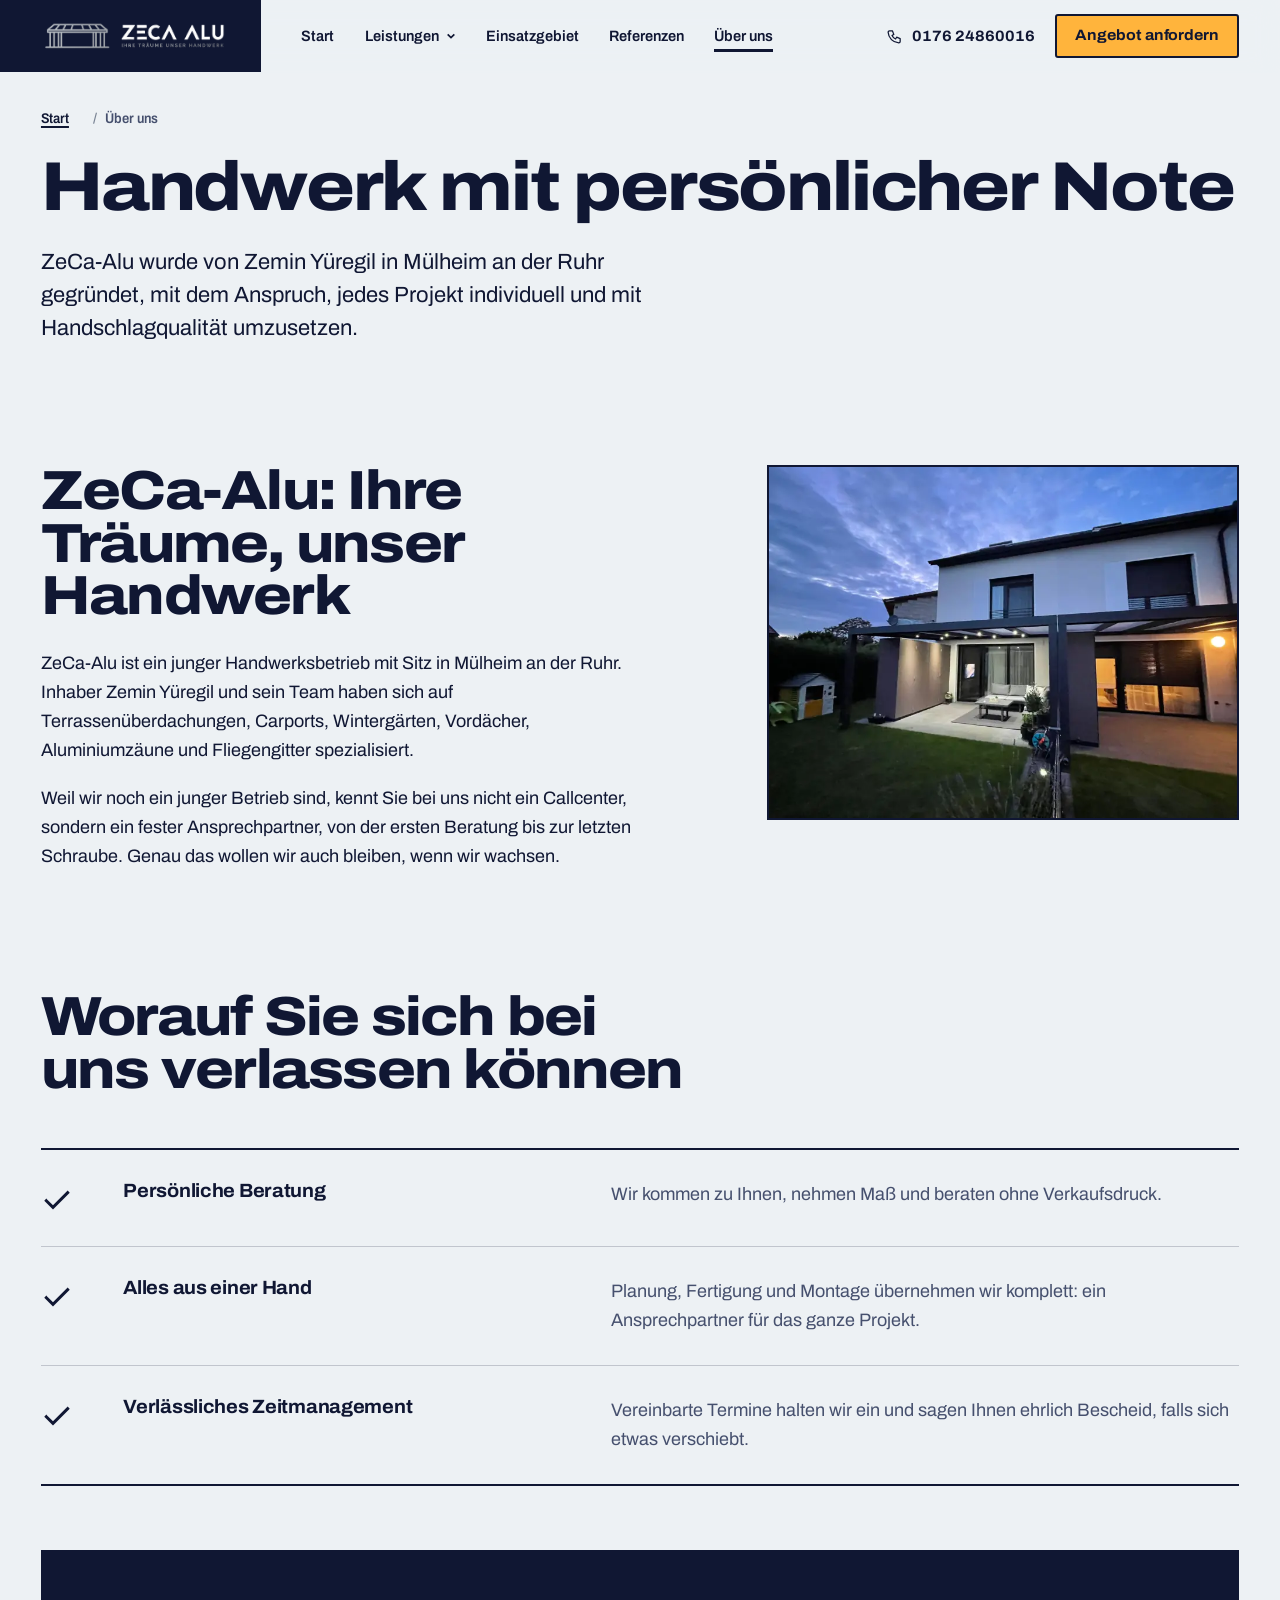
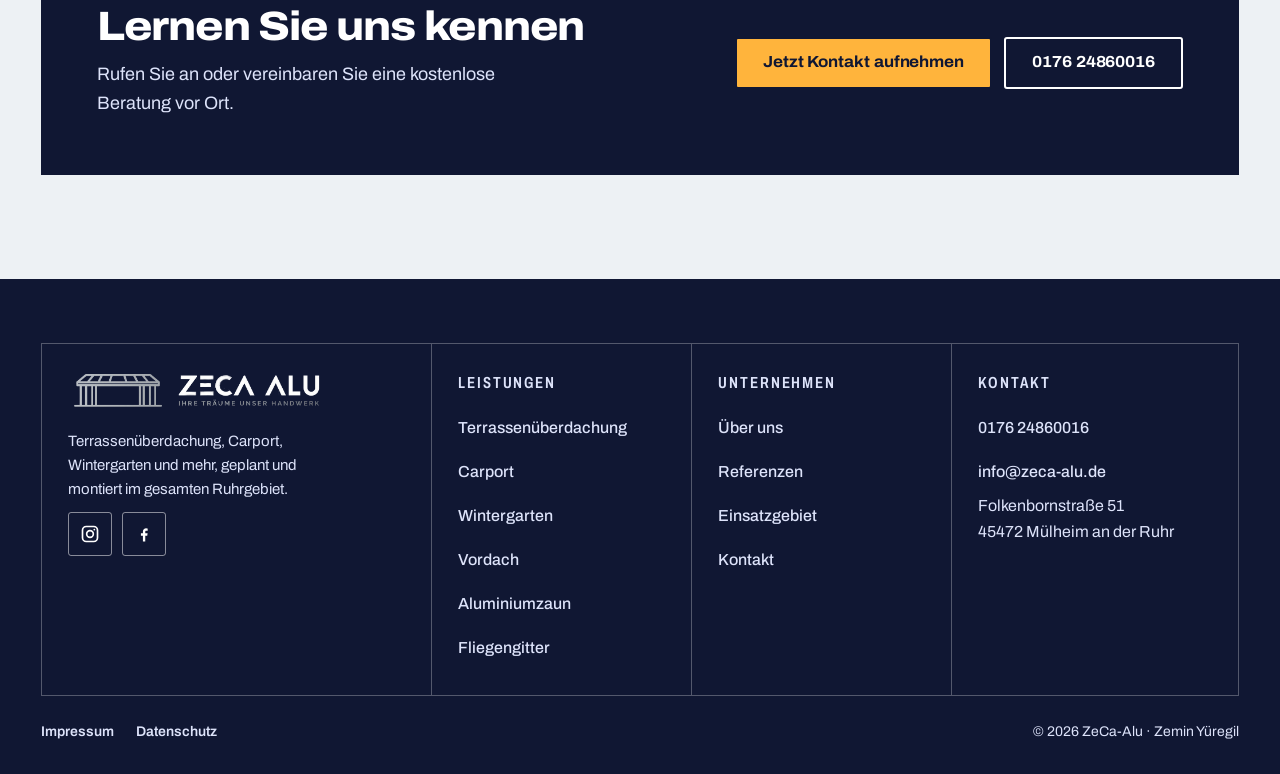
<file: ueber-uns/index.html>
<!DOCTYPE html>
<html lang="de">
<head>
<!-- impeccable-disable cramped-padding, codex-grid-background -- Listen mit Linien statt Kästen und das Raster im Zeichnungsfeld sind Absicht -->
<meta charset="UTF-8" />
<meta name="viewport" content="width=device-width, initial-scale=1, viewport-fit=cover, interactive-widget=resizes-content" />
<title>Über uns | ZeCa-Alu Mülheim an der Ruhr</title>
<meta name="description" content="ZeCa-Alu ist ein junger Handwerksbetrieb aus Mülheim an der Ruhr für Terrassenüberdachung, Carport, Wintergarten und mehr. Inhaber: Zemin Yüregil." />
<link rel="canonical" href="https://zeca-alu.de/ueber-uns/" />
<meta name="robots" content="index, follow" />
<meta name="theme-color" content="#EDF1F4" />
<link rel="icon" href="/favicon.svg" type="image/svg+xml" />
<link rel="preload" href="/assets/fonts/archivo-latin-wdth.woff2" as="font" type="font/woff2" crossorigin />
<script>document.documentElement.className+=" js"</script>
<link rel="stylesheet" href="/assets/style.css?v=4" />
</head>
<body>
<a class="skip-link" href="#main">Zum Inhalt springen</a>
<div class="sentinel" aria-hidden="true"></div>
<header class="site">
  <div class="bar">
    <a class="brand" href="/" aria-label="ZeCa-Alu Startseite"><img src="/images/bestand/logo.webp" alt="ZeCa-Alu, Ihre Träume, unser Handwerk" width="907" height="144" /></a>
    <nav class="nav" aria-label="Hauptnavigation">
      <ul class="nav-links">
        <li><a href="/">Start</a></li>
        <li class="has-dropdown">
          <a href="/#leistungen">Leistungen <svg class="caret" viewBox="0 0 12 12" aria-hidden="true"><polyline points="2,4 6,8 10,4"/></svg></a>
          <ul class="dropdown"><li><a href="/terrassenueberdachung/">Terrassenüberdachung</a></li><li><a href="/carport/">Carport</a></li><li><a href="/wintergarten/">Wintergarten</a></li><li><a href="/vordach/">Vordach</a></li><li><a href="/alu-zaun/">Aluminiumzaun</a></li><li><a href="/fliegengitter/">Fliegengitter</a></li></ul>
        </li>
        <li><a href="/einsatzgebiet/">Einsatzgebiet</a></li>
        <li><a href="/referenzen/">Referenzen</a></li>
        <li><a href="/ueber-uns/" aria-current="page">Über uns</a></li>
      </ul>
    </nav>
    <div class="nav-right">
      <a class="nav-phone" href="tel:+4917624860016"><svg viewBox="0 0 24 24" aria-hidden="true"><path d="M5 4h4l2 5-2.5 1.5a11 11 0 0 0 5 5L15 13l5 2v4a2 2 0 0 1-2 2A16 16 0 0 1 3 6a2 2 0 0 1 2-2z"/></svg>0176 24860016</a>
      <a class="btn btn-sm" href="/kontakt/">Angebot anfordern</a>
      <button class="burger" type="button" aria-label="Menü öffnen" aria-expanded="false" aria-controls="mobile-nav"><span></span><span></span><span></span></button>
    </div>
  </div>
</header>

<nav class="mobile-nav" id="mobile-nav" aria-label="Hauptmenü">
  <a href="/">Start</a>
  <a href="/#leistungen">Leistungen</a>
  <div class="sub">
    <a href="/terrassenueberdachung/">Terrassenüberdachung</a><a href="/carport/">Carport</a><a href="/wintergarten/">Wintergarten</a><a href="/vordach/">Vordach</a><a href="/alu-zaun/">Aluminiumzaun</a><a href="/fliegengitter/">Fliegengitter</a>
  </div>
  <a href="/einsatzgebiet/">Einsatzgebiet</a>
  <a href="/referenzen/">Referenzen</a>
  <a href="/ueber-uns/" aria-current="page">Über uns</a>
  <a href="/kontakt/">Kontakt</a>
  <a class="btn mnav-cta" href="tel:+4917624860016">0176 24860016 anrufen</a>
</nav>

<main id="main">
  <section class="kopf-schlicht">
    <div class="sheet">
      <nav class="breadcrumb" aria-label="Brotkrumen"><a href="/">Start</a><span class="sep" aria-hidden="true">/</span><span aria-current="page">Über uns</span></nav>
      <h1 style="margin-top:clamp(6px,1vw,14px)">Handwerk mit persönlicher Note</h1>
      <p class="lead">ZeCa-Alu wurde von Zemin Yüregil in Mülheim an der Ruhr gegründet, mit dem Anspruch, jedes Projekt individuell und mit Handschlagqualität umzusetzen.</p>
    </div>
  </section>
  <section class="sec">
    <div class="sheet">
      <div class="split rev">
        <div class="prose"><h2>ZeCa-Alu: Ihre Träume, unser Handwerk</h2><p>ZeCa-Alu ist ein junger Handwerksbetrieb mit Sitz in Mülheim an der Ruhr. Inhaber Zemin Yüregil und sein Team haben sich auf Terrassenüberdachungen, Carports, Wintergärten, Vordächer, Aluminiumzäune und Fliegengitter spezialisiert.</p><p>Weil wir noch ein junger Betrieb sind, kennt Sie bei uns nicht ein Callcenter, sondern ein fester Ansprechpartner, von der ersten Beratung bis zur letzten Schraube. Genau das wollen wir auch bleiben, wenn wir wachsen.</p></div>
        <figure><div class="photo"><img src="/images/bestand/terrasse-doppelhaus-1-1600.webp" srcset="/images/bestand/terrasse-doppelhaus-1-800.webp 800w, /images/bestand/terrasse-doppelhaus-1-1600.webp 1600w, /images/bestand/terrasse-doppelhaus-1-2048.webp 2048w" sizes="(min-width:901px) 58vw, 100vw" width="1600" height="1200" alt="Von ZeCa-Alu realisierte Terrassenüberdachung in Mülheim an der Ruhr" loading="lazy" decoding="async" /></div></figure>
      </div>
    </div>
  </section>
  <section class="sec">
    <div class="sheet">
      <h2>Worauf Sie sich bei uns verlassen können</h2>
      <div class="values"><div><svg viewBox="0 0 24 24" aria-hidden="true"><path d="M4 12.5l5 5L20 6.5"/></svg><h3>Persönliche Beratung</h3><p>Wir kommen zu Ihnen, nehmen Maß und beraten ohne Verkaufsdruck.</p></div><div><svg viewBox="0 0 24 24" aria-hidden="true"><path d="M4 12.5l5 5L20 6.5"/></svg><h3>Alles aus einer Hand</h3><p>Planung, Fertigung und Montage übernehmen wir komplett: ein Ansprechpartner für das ganze Projekt.</p></div><div><svg viewBox="0 0 24 24" aria-hidden="true"><path d="M4 12.5l5 5L20 6.5"/></svg><h3>Verlässliches Zeitmanagement</h3><p>Vereinbarte Termine halten wir ein und sagen Ihnen ehrlich Bescheid, falls sich etwas verschiebt.</p></div></div>
    </div>
  </section>
  <section class="sec-tight">
    <div class="sheet">
      <div class="cta-band">
        <div><h3>Lernen Sie uns kennen</h3><p>Rufen Sie an oder vereinbaren Sie eine kostenlose Beratung vor Ort.</p></div>
        <div class="cta-row"><a class="btn" href="/kontakt/">Jetzt Kontakt aufnehmen</a><a class="btn btn-line" href="tel:+4917624860016">0176 24860016</a></div>
      </div>
    </div>
  </section>
</main>

<footer class="site">
  <div class="sheet">
    <div class="footer-grid">
      <div class="footer-col footer-logo">
        <img src="/images/bestand/logo.webp" alt="ZeCa-Alu" width="907" height="144" loading="lazy" />
        <p>Terrassenüberdachung, Carport, Wintergarten und mehr, geplant und montiert im gesamten Ruhrgebiet.</p>
        <div class="social-icons">
          <a href="https://www.instagram.com/zeca_alu" aria-label="Instagram (öffnet in neuem Tab)" target="_blank" rel="noopener"><svg viewBox="0 0 24 24" aria-hidden="true"><path d="M7.5 2h9A5.5 5.5 0 0 1 22 7.5v9a5.5 5.5 0 0 1-5.5 5.5h-9A5.5 5.5 0 0 1 2 16.5v-9A5.5 5.5 0 0 1 7.5 2zm0 2A3.5 3.5 0 0 0 4 7.5v9A3.5 3.5 0 0 0 7.5 20h9a3.5 3.5 0 0 0 3.5-3.5v-9A3.5 3.5 0 0 0 16.5 4h-9zM12 7a5 5 0 1 1 0 10 5 5 0 0 1 0-10zm0 2a3 3 0 1 0 0 6 3 3 0 0 0 0-6zm5.2-3.4a1.1 1.1 0 1 1 0 2.2 1.1 1.1 0 0 1 0-2.2z"/></svg></a>
          <a href="https://www.facebook.com/61566838091135/" aria-label="Facebook (öffnet in neuem Tab)" target="_blank" rel="noopener"><svg viewBox="0 0 24 24" aria-hidden="true"><path d="M13.5 21v-7h2.4l.4-2.8h-2.8V9.4c0-.8.2-1.4 1.4-1.4h1.5V5.5A13 13 0 0 0 14.7 5c-2.4 0-4 1.5-4 4v2.2H8.3V14h2.4v7h2.8z"/></svg></a>
        </div>
      </div>
      <div class="footer-col">
        <p class="footer-title">Leistungen</p>
        <a href="/terrassenueberdachung/">Terrassenüberdachung</a><a href="/carport/">Carport</a><a href="/wintergarten/">Wintergarten</a><a href="/vordach/">Vordach</a><a href="/alu-zaun/">Aluminiumzaun</a><a href="/fliegengitter/">Fliegengitter</a>
      </div>
      <div class="footer-col">
        <p class="footer-title">Unternehmen</p>
        <a href="/ueber-uns/">Über uns</a>
        <a href="/referenzen/">Referenzen</a>
        <a href="/einsatzgebiet/">Einsatzgebiet</a>
        <a href="/kontakt/">Kontakt</a>
      </div>
      <div class="footer-col">
        <p class="footer-title">Kontakt</p>
        <a href="tel:+4917624860016">0176 24860016</a>
        <a href="mailto:info@zeca-alu.de">info@zeca-alu.de</a>
        <p>Folkenbornstraße 51<br/>45472 Mülheim an der Ruhr</p>
      </div>
    </div>
    <div class="footer-bottom">
      <div><a href="/impressum/">Impressum</a><a href="/datenschutz/">Datenschutz</a></div>
      <div>© <span id="jahr">2026</span> ZeCa-Alu · Zemin Yüregil</div>
    </div>
  </div>
</footer>

<div class="mobile-bar">
  <a class="btn btn-line" href="tel:+4917624860016"><svg viewBox="0 0 24 24" aria-hidden="true"><path d="M5 4h4l2 5-2.5 1.5a11 11 0 0 0 5 5L15 13l5 2v4a2 2 0 0 1-2 2A16 16 0 0 1 3 6a2 2 0 0 1 2-2z"/></svg>Anrufen</a>
  <a class="btn" href="/kontakt/">Angebot anfordern</a>
</div>
<script src="/assets/main.js?v=3"></script>
<script>document.getElementById('jahr').textContent = new Date().getFullYear();</script>
</body>
</html>
</file>
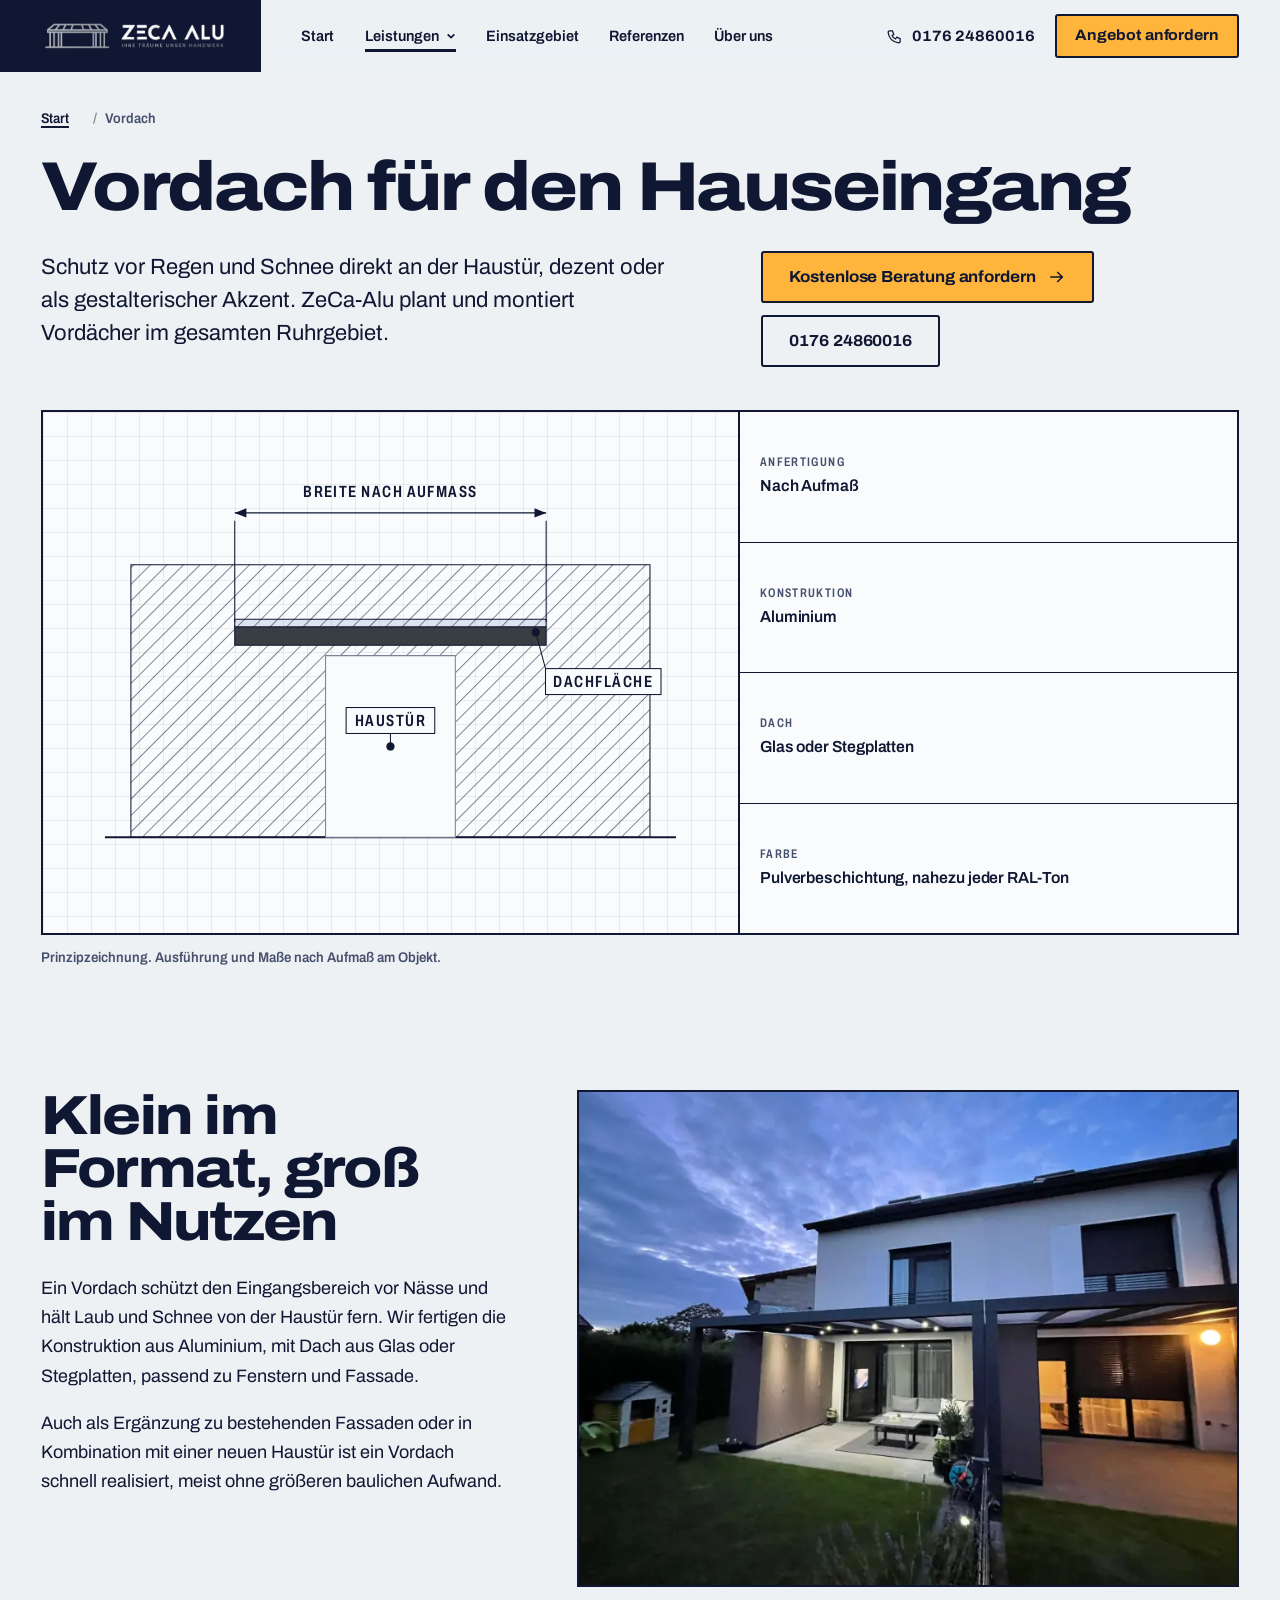
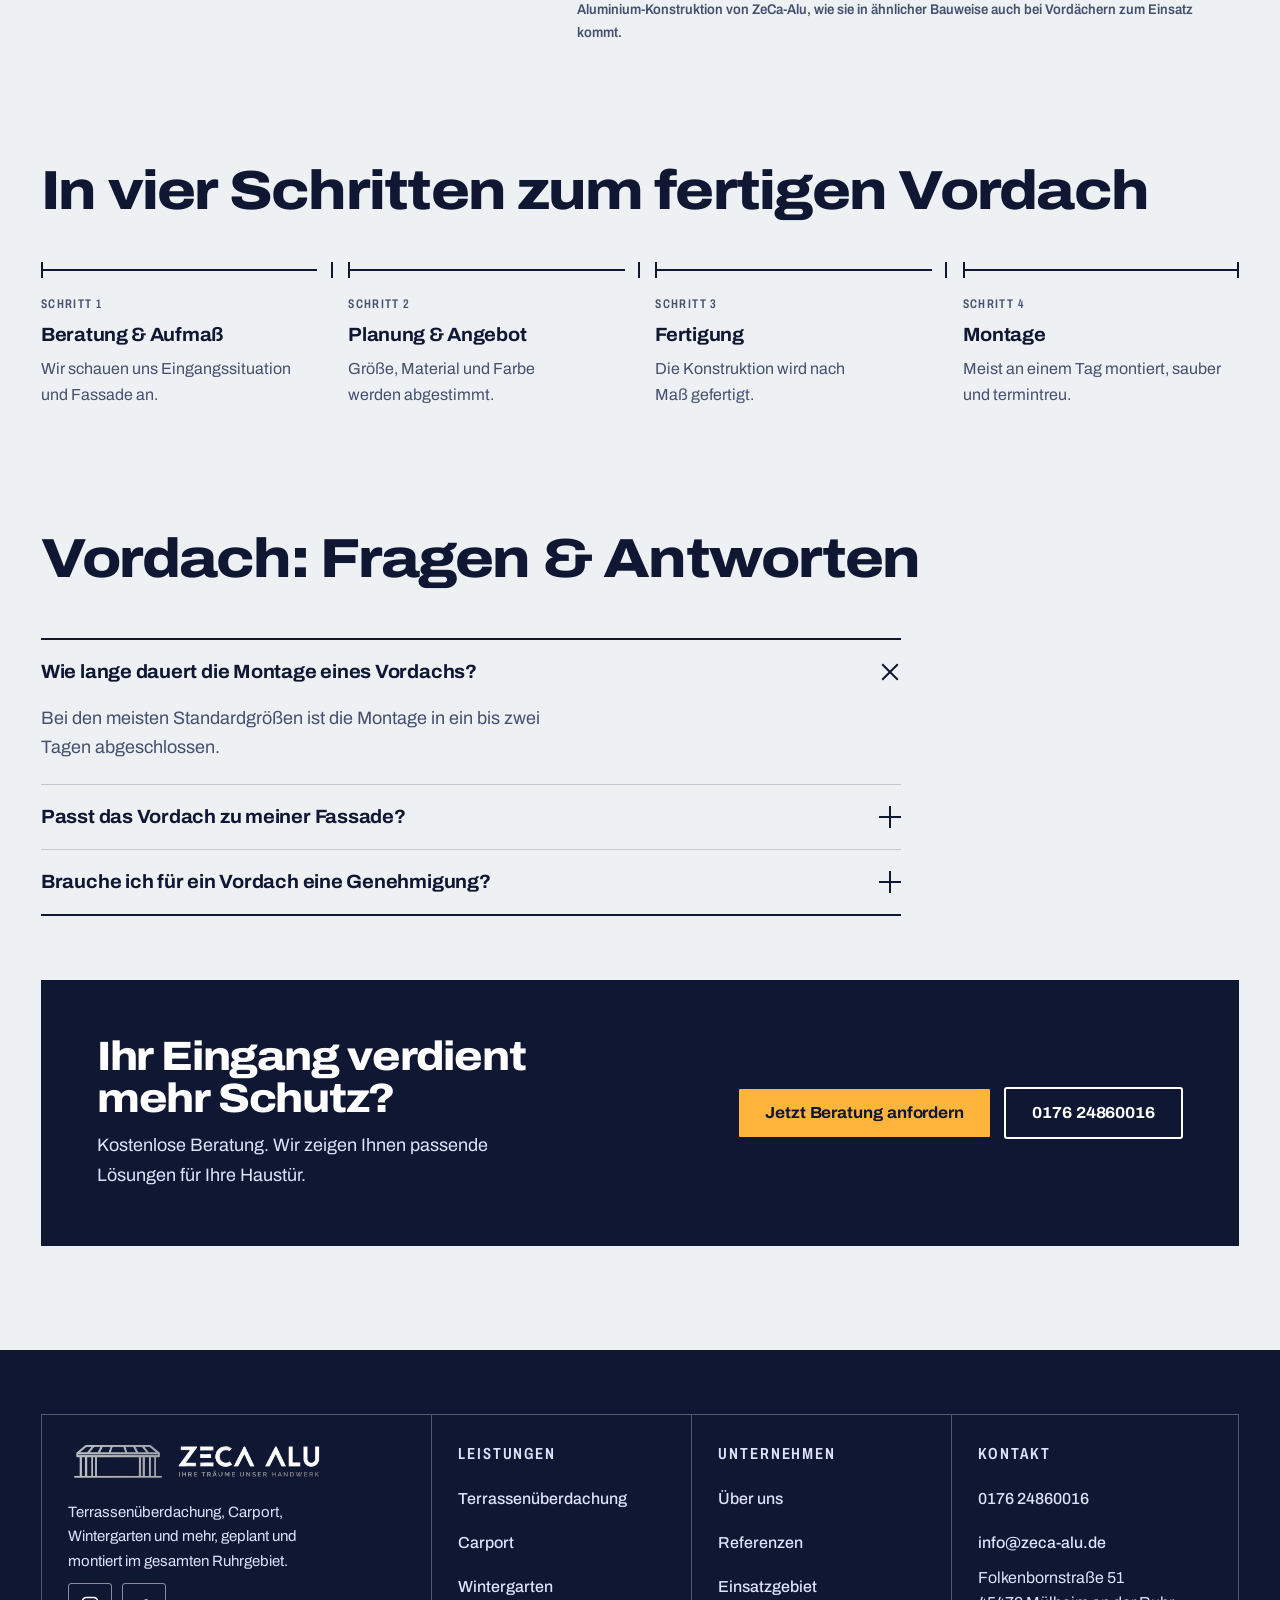
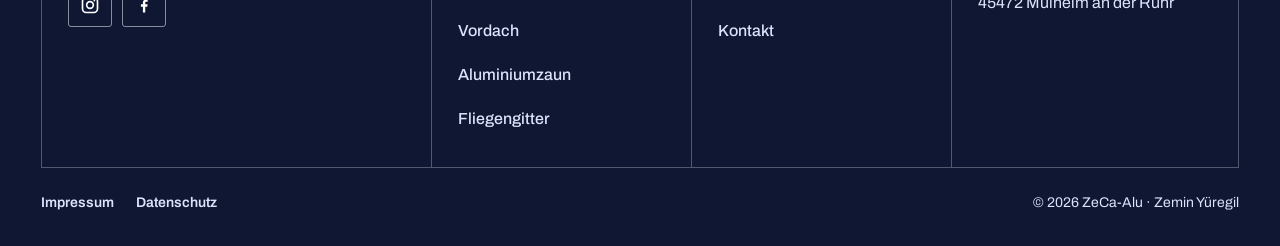
<file: vordach/index.html>
<!DOCTYPE html>
<html lang="de">
<head>
<!-- impeccable-disable cramped-padding, codex-grid-background -- Listen mit Linien statt Kästen und das Raster im Zeichnungsfeld sind Absicht -->
<meta charset="UTF-8" />
<meta name="viewport" content="width=device-width, initial-scale=1, viewport-fit=cover, interactive-widget=resizes-content" />
<title>Vordach Mülheim an der Ruhr &amp; Ruhrgebiet | ZeCa-Alu</title>
<meta name="description" content="Vordächer aus Aluminium für den Hauseingang – nach Maß geplant und montiert von ZeCa-Alu in Mülheim an der Ruhr und im gesamten Ruhrgebiet." />
<link rel="canonical" href="https://zeca-alu.de/vordach/" />
<meta property="og:type" content="website" />
<meta property="og:title" content="Vordach Mülheim an der Ruhr &amp; Ruhrgebiet | ZeCa-Alu" />
<meta property="og:url" content="https://zeca-alu.de/vordach/" />
<meta name="robots" content="index, follow" />
<meta name="theme-color" content="#EDF1F4" />
<link rel="icon" href="/favicon.svg" type="image/svg+xml" />
<link rel="preload" href="/assets/fonts/archivo-latin-wdth.woff2" as="font" type="font/woff2" crossorigin />
<script>document.documentElement.className+=" js"</script>
<link rel="stylesheet" href="/assets/style.css?v=4" />
<script type="application/ld+json">
{
  "@context": "https://schema.org","@type": "Service","serviceType": "Vordach",
  "provider": {"@type":"HomeAndConstructionBusiness","name":"ZeCa-Alu","telephone":"+49-176-24860016","address":{"@type":"PostalAddress","streetAddress":"Folkenbornstraße 51","postalCode":"45472","addressLocality":"Mülheim an der Ruhr","addressCountry":"DE"}},
  "areaServed": ["Mülheim an der Ruhr","Essen","Oberhausen","Duisburg","Bottrop","Dinslaken","Gelsenkirchen","Bochum","Düsseldorf"],
  "url": "https://zeca-alu.de/vordach/"
}
</script>
</head>
<body>
<a class="skip-link" href="#main">Zum Inhalt springen</a>
<div class="sentinel" aria-hidden="true"></div>
<header class="site">
  <div class="bar">
    <a class="brand" href="/" aria-label="ZeCa-Alu Startseite"><img src="/images/bestand/logo.webp" alt="ZeCa-Alu, Ihre Träume, unser Handwerk" width="907" height="144" /></a>
    <nav class="nav" aria-label="Hauptnavigation">
      <ul class="nav-links">
        <li><a href="/">Start</a></li>
        <li class="has-dropdown">
          <a href="/#leistungen" class="is-here">Leistungen <svg class="caret" viewBox="0 0 12 12" aria-hidden="true"><polyline points="2,4 6,8 10,4"/></svg></a>
          <ul class="dropdown"><li><a href="/terrassenueberdachung/">Terrassenüberdachung</a></li><li><a href="/carport/">Carport</a></li><li><a href="/wintergarten/">Wintergarten</a></li><li><a href="/vordach/" aria-current="page">Vordach</a></li><li><a href="/alu-zaun/">Aluminiumzaun</a></li><li><a href="/fliegengitter/">Fliegengitter</a></li></ul>
        </li>
        <li><a href="/einsatzgebiet/">Einsatzgebiet</a></li>
        <li><a href="/referenzen/">Referenzen</a></li>
        <li><a href="/ueber-uns/">Über uns</a></li>
      </ul>
    </nav>
    <div class="nav-right">
      <a class="nav-phone" href="tel:+4917624860016"><svg viewBox="0 0 24 24" aria-hidden="true"><path d="M5 4h4l2 5-2.5 1.5a11 11 0 0 0 5 5L15 13l5 2v4a2 2 0 0 1-2 2A16 16 0 0 1 3 6a2 2 0 0 1 2-2z"/></svg>0176 24860016</a>
      <a class="btn btn-sm" href="/kontakt/">Angebot anfordern</a>
      <button class="burger" type="button" aria-label="Menü öffnen" aria-expanded="false" aria-controls="mobile-nav"><span></span><span></span><span></span></button>
    </div>
  </div>
</header>

<nav class="mobile-nav" id="mobile-nav" aria-label="Hauptmenü">
  <a href="/">Start</a>
  <a href="/#leistungen">Leistungen</a>
  <div class="sub">
    <a href="/terrassenueberdachung/">Terrassenüberdachung</a><a href="/carport/">Carport</a><a href="/wintergarten/">Wintergarten</a><a href="/vordach/" aria-current="page">Vordach</a><a href="/alu-zaun/">Aluminiumzaun</a><a href="/fliegengitter/">Fliegengitter</a>
  </div>
  <a href="/einsatzgebiet/">Einsatzgebiet</a>
  <a href="/referenzen/">Referenzen</a>
  <a href="/ueber-uns/">Über uns</a>
  <a href="/kontakt/">Kontakt</a>
  <a class="btn mnav-cta" href="tel:+4917624860016">0176 24860016 anrufen</a>
</nav>

<main id="main">
  <section class="kopf">
    <div class="sheet">
      <nav class="breadcrumb" aria-label="Brotkrumen"><a href="/">Start</a><span class="sep" aria-hidden="true">/</span><span aria-current="page">Vordach</span></nav>
      <h1>Vordach für den Hauseingang</h1>
      <div class="kopf-top">
        <p class="lead">Schutz vor Regen und Schnee direkt an der Haustür, dezent oder als gestalterischer Akzent. ZeCa-Alu plant und montiert Vordächer im gesamten Ruhrgebiet.</p>
        <div class="cta-row"><a class="btn" href="/kontakt/">Kostenlose Beratung anfordern <svg viewBox="0 0 24 24" aria-hidden="true"><path d="M4 12h15M13 6l6 6-6 6"/></svg></a><a class="btn btn-line" href="tel:+4917624860016">0176 24860016</a></div>
      </div>
      <div class="kopf-bot">
        <div class="field"><svg class="drw" viewBox="0 -30 480 346" preserveAspectRatio="xMidYMid meet" data-draw role="img" aria-label="Zeichnung eines Vordachs aus Aluminium über einer Haustür, Maße nach Aufmaß"><defs><pattern id="hatch-11" width="9" height="9" patternUnits="userSpaceOnUse" patternTransform="rotate(45)"><line x1="0" y1="0" x2="0" y2="9" style="stroke:var(--tinte);stroke-width:var(--m)"/></pattern></defs><path class="ha" d="M40 60H440V270H40Z" pathLength="1" fill="url(#hatch-11)"/><path class="k dr" d="M20 270H460" pathLength="1"/><path class="sf" d="M190 130H290V270H190Z" pathLength="1"/><path class="gl dr" d="M120 102H360V108H120Z" pathLength="1"/><path class="fr dr" d="M120 108H360V122H120Z" pathLength="1"/><path class="m dr" d="M120 104V26" pathLength="1"/><path class="m dr" d="M360 104V26" pathLength="1"/><path class="m dr" d="M120 20H360" pathLength="1"/><path class="ar" d="M120 20L129 16.5L129 23.5Z"/><path class="ar" d="M360 20L351 16.5L351 23.5Z"/><text class="lb" x="240.0" y="8" text-anchor="middle">Breite nach Aufmaß</text><g class="lb"><path class="m dr" d="M240 190L240 200" pathLength="1"/><circle class="ar" cx="240" cy="200" r="3.2"/><rect x="205.85" y="170" width="68.30000000000001" height="20" fill="var(--glas)" stroke="var(--tinte)" stroke-width="var(--m)"/><text x="240" y="184.2" text-anchor="middle">Haustür</text><path class="m dr" d="M359.5 140L352 112" pathLength="1"/><circle class="ar" cx="352" cy="112" r="3.2"/><rect x="359.5" y="140" width="89.0" height="20" fill="var(--glas)" stroke="var(--tinte)" stroke-width="var(--m)"/><text x="404" y="154.2" text-anchor="middle">Dachfläche</text></g></svg></div>
        <div class="datenblatt"><div class="tb-cell"><span class="label">Anfertigung</span><span class="tb-val">Nach Aufmaß</span></div><div class="tb-cell"><span class="label">Konstruktion</span><span class="tb-val">Aluminium</span></div><div class="tb-cell"><span class="label">Dach</span><span class="tb-val">Glas oder Stegplatten</span></div><div class="tb-cell"><span class="label">Farbe</span><span class="tb-val">Pulverbeschichtung, nahezu jeder RAL-Ton</span></div></div>
      </div>
      <p class="cap">Prinzipzeichnung. Ausführung und Maße nach Aufmaß am Objekt.</p>
    </div>
  </section>
  <section class="sec">
    <div class="sheet">
      <div class="split">
        <div class="prose"><h2>Klein im Format, groß im Nutzen</h2><p>Ein Vordach schützt den Eingangsbereich vor Nässe und hält Laub und Schnee von der Haustür fern. Wir fertigen die Konstruktion aus Aluminium, mit Dach aus Glas oder Stegplatten, passend zu Fenstern und Fassade.</p><p>Auch als Ergänzung zu bestehenden Fassaden oder in Kombination mit einer neuen Haustür ist ein Vordach schnell realisiert, meist ohne größeren baulichen Aufwand.</p></div>
        <figure><div class="photo"><img src="/images/bestand/terrasse-doppelhaus-1-1600.webp" srcset="/images/bestand/terrasse-doppelhaus-1-800.webp 800w, /images/bestand/terrasse-doppelhaus-1-1600.webp 1600w, /images/bestand/terrasse-doppelhaus-1-2048.webp 2048w" sizes="(min-width:901px) 58vw, 100vw" width="1600" height="1200" alt="Aluminium-Konstruktion von ZeCa-Alu, wie sie in ähnlicher Bauweise auch bei Vordächern zum Einsatz kommt" loading="lazy" decoding="async" /></div><figcaption class="cap">Aluminium-Konstruktion von ZeCa-Alu, wie sie in ähnlicher Bauweise auch bei Vordächern zum Einsatz kommt.</figcaption></figure>
      </div>
    </div>
  </section>
  <section class="sec">
    <div class="sheet">
      <h2>In vier Schritten zum fertigen Vordach</h2>
      <ol class="chain" style="--n:4"><li><span class="label">Schritt 1</span><h3>Beratung &amp; Aufmaß</h3><p>Wir schauen uns Eingangssituation und Fassade an.</p></li><li><span class="label">Schritt 2</span><h3>Planung &amp; Angebot</h3><p>Größe, Material und Farbe werden abgestimmt.</p></li><li><span class="label">Schritt 3</span><h3>Fertigung</h3><p>Die Konstruktion wird nach Maß gefertigt.</p></li><li><span class="label">Schritt 4</span><h3>Montage</h3><p>Meist an einem Tag montiert, sauber und termintreu.</p></li></ol>
    </div>
  </section>
  <section class="sec">
    <div class="sheet">
      <h2>Vordach: Fragen &amp; Antworten</h2>
      <div class="faq">
      <details open><summary>Wie lange dauert die Montage eines Vordachs?</summary><p>Bei den meisten Standardgrößen ist die Montage in ein bis zwei Tagen abgeschlossen.</p></details>
      <details><summary>Passt das Vordach zu meiner Fassade?</summary><p>Ja, dank Pulverbeschichtung in nahezu jedem RAL-Ton lässt sich das Vordach farblich an Fenster, Türen oder Fassade anpassen.</p></details>
      <details><summary>Brauche ich für ein Vordach eine Genehmigung?</summary><p>Kleine Vordächer sind häufig genehmigungsfrei, das hängt aber von Größe und Gemeinde ab. Wir klären das im Beratungsgespräch.</p></details>
      </div>
    </div>
  </section>
  <section class="sec-tight">
    <div class="sheet">
      <div class="cta-band">
        <div><h3>Ihr Eingang verdient mehr Schutz?</h3><p>Kostenlose Beratung. Wir zeigen Ihnen passende Lösungen für Ihre Haustür.</p></div>
        <div class="cta-row"><a class="btn" href="/kontakt/">Jetzt Beratung anfordern</a><a class="btn btn-line" href="tel:+4917624860016">0176 24860016</a></div>
      </div>
    </div>
  </section>
</main>

<footer class="site">
  <div class="sheet">
    <div class="footer-grid">
      <div class="footer-col footer-logo">
        <img src="/images/bestand/logo.webp" alt="ZeCa-Alu" width="907" height="144" loading="lazy" />
        <p>Terrassenüberdachung, Carport, Wintergarten und mehr, geplant und montiert im gesamten Ruhrgebiet.</p>
        <div class="social-icons">
          <a href="https://www.instagram.com/zeca_alu" aria-label="Instagram (öffnet in neuem Tab)" target="_blank" rel="noopener"><svg viewBox="0 0 24 24" aria-hidden="true"><path d="M7.5 2h9A5.5 5.5 0 0 1 22 7.5v9a5.5 5.5 0 0 1-5.5 5.5h-9A5.5 5.5 0 0 1 2 16.5v-9A5.5 5.5 0 0 1 7.5 2zm0 2A3.5 3.5 0 0 0 4 7.5v9A3.5 3.5 0 0 0 7.5 20h9a3.5 3.5 0 0 0 3.5-3.5v-9A3.5 3.5 0 0 0 16.5 4h-9zM12 7a5 5 0 1 1 0 10 5 5 0 0 1 0-10zm0 2a3 3 0 1 0 0 6 3 3 0 0 0 0-6zm5.2-3.4a1.1 1.1 0 1 1 0 2.2 1.1 1.1 0 0 1 0-2.2z"/></svg></a>
          <a href="https://www.facebook.com/61566838091135/" aria-label="Facebook (öffnet in neuem Tab)" target="_blank" rel="noopener"><svg viewBox="0 0 24 24" aria-hidden="true"><path d="M13.5 21v-7h2.4l.4-2.8h-2.8V9.4c0-.8.2-1.4 1.4-1.4h1.5V5.5A13 13 0 0 0 14.7 5c-2.4 0-4 1.5-4 4v2.2H8.3V14h2.4v7h2.8z"/></svg></a>
        </div>
      </div>
      <div class="footer-col">
        <p class="footer-title">Leistungen</p>
        <a href="/terrassenueberdachung/">Terrassenüberdachung</a><a href="/carport/">Carport</a><a href="/wintergarten/">Wintergarten</a><a href="/vordach/">Vordach</a><a href="/alu-zaun/">Aluminiumzaun</a><a href="/fliegengitter/">Fliegengitter</a>
      </div>
      <div class="footer-col">
        <p class="footer-title">Unternehmen</p>
        <a href="/ueber-uns/">Über uns</a>
        <a href="/referenzen/">Referenzen</a>
        <a href="/einsatzgebiet/">Einsatzgebiet</a>
        <a href="/kontakt/">Kontakt</a>
      </div>
      <div class="footer-col">
        <p class="footer-title">Kontakt</p>
        <a href="tel:+4917624860016">0176 24860016</a>
        <a href="mailto:info@zeca-alu.de">info@zeca-alu.de</a>
        <p>Folkenbornstraße 51<br/>45472 Mülheim an der Ruhr</p>
      </div>
    </div>
    <div class="footer-bottom">
      <div><a href="/impressum/">Impressum</a><a href="/datenschutz/">Datenschutz</a></div>
      <div>© <span id="jahr">2026</span> ZeCa-Alu · Zemin Yüregil</div>
    </div>
  </div>
</footer>

<div class="mobile-bar">
  <a class="btn btn-line" href="tel:+4917624860016"><svg viewBox="0 0 24 24" aria-hidden="true"><path d="M5 4h4l2 5-2.5 1.5a11 11 0 0 0 5 5L15 13l5 2v4a2 2 0 0 1-2 2A16 16 0 0 1 3 6a2 2 0 0 1 2-2z"/></svg>Anrufen</a>
  <a class="btn" href="/kontakt/">Angebot anfordern</a>
</div>
<script src="/assets/main.js?v=3"></script>
<script>document.getElementById('jahr').textContent = new Date().getFullYear();</script>
</body>
</html>
</file>
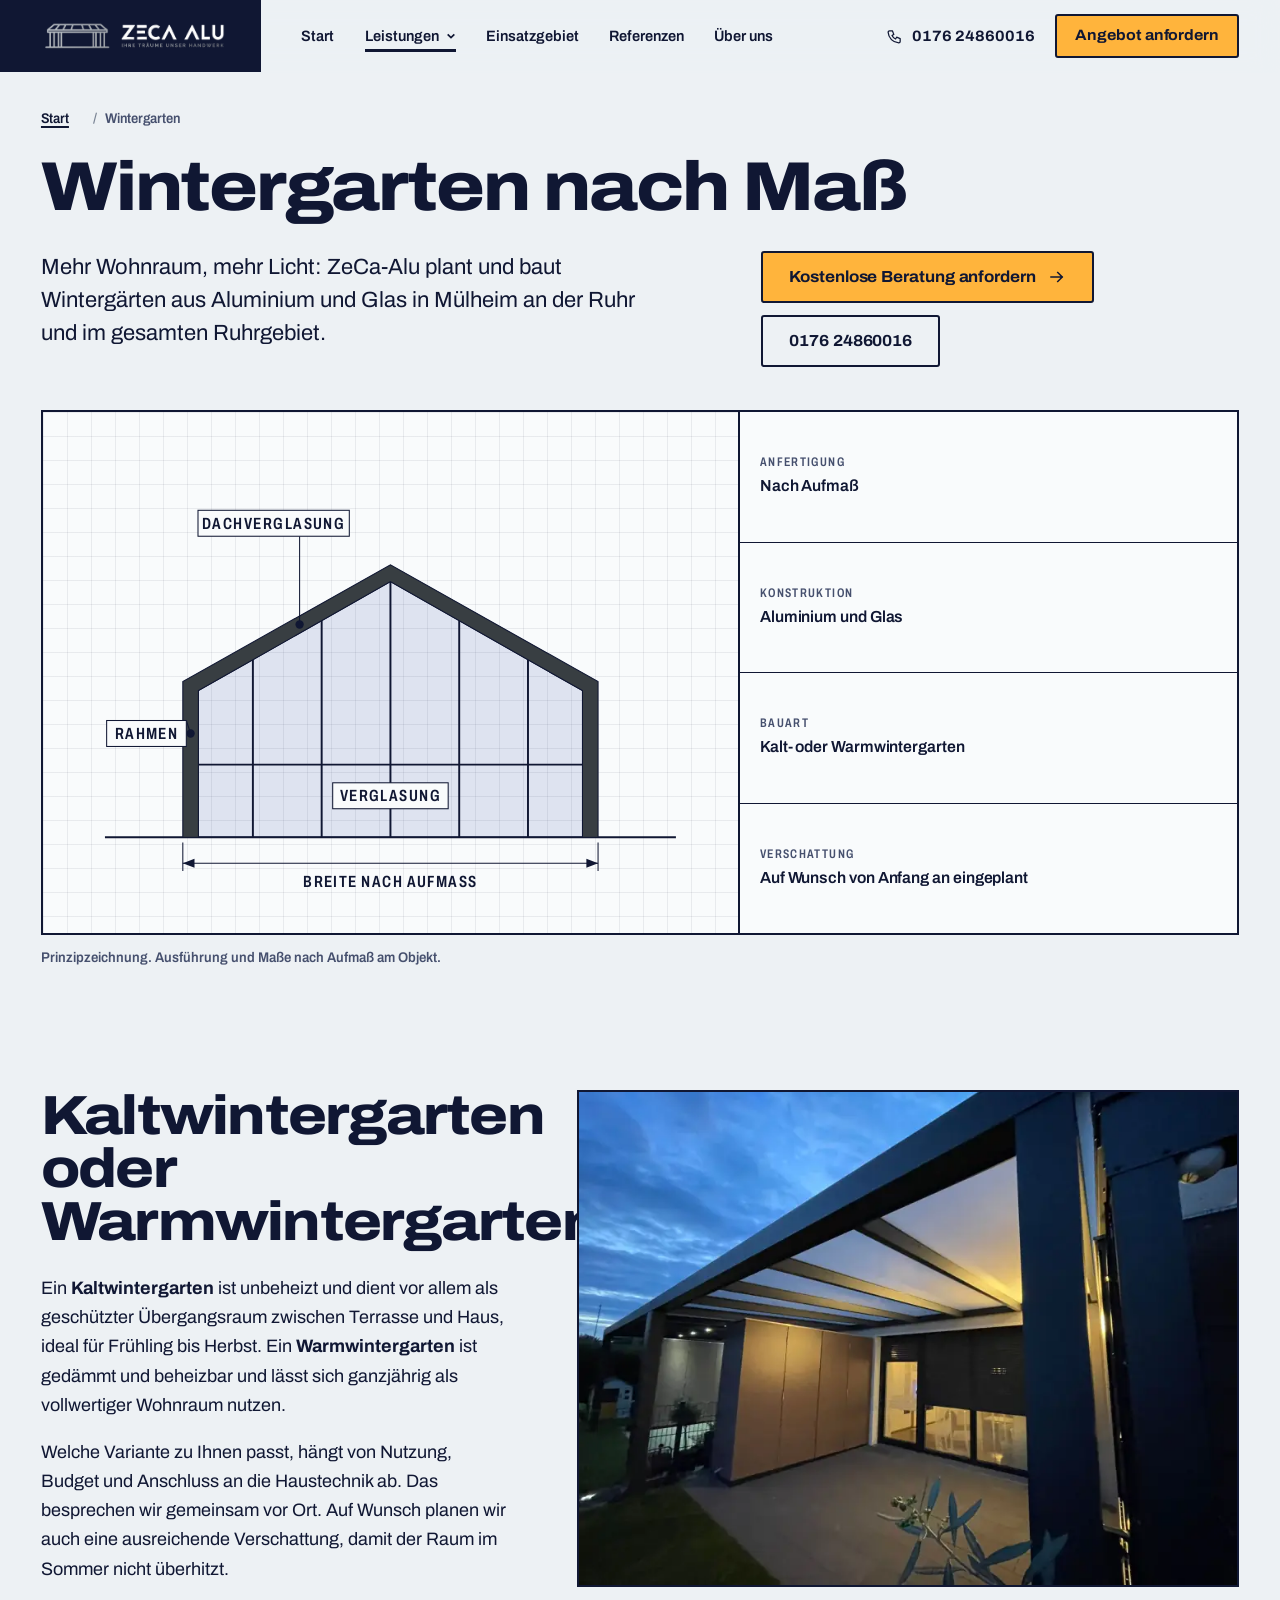
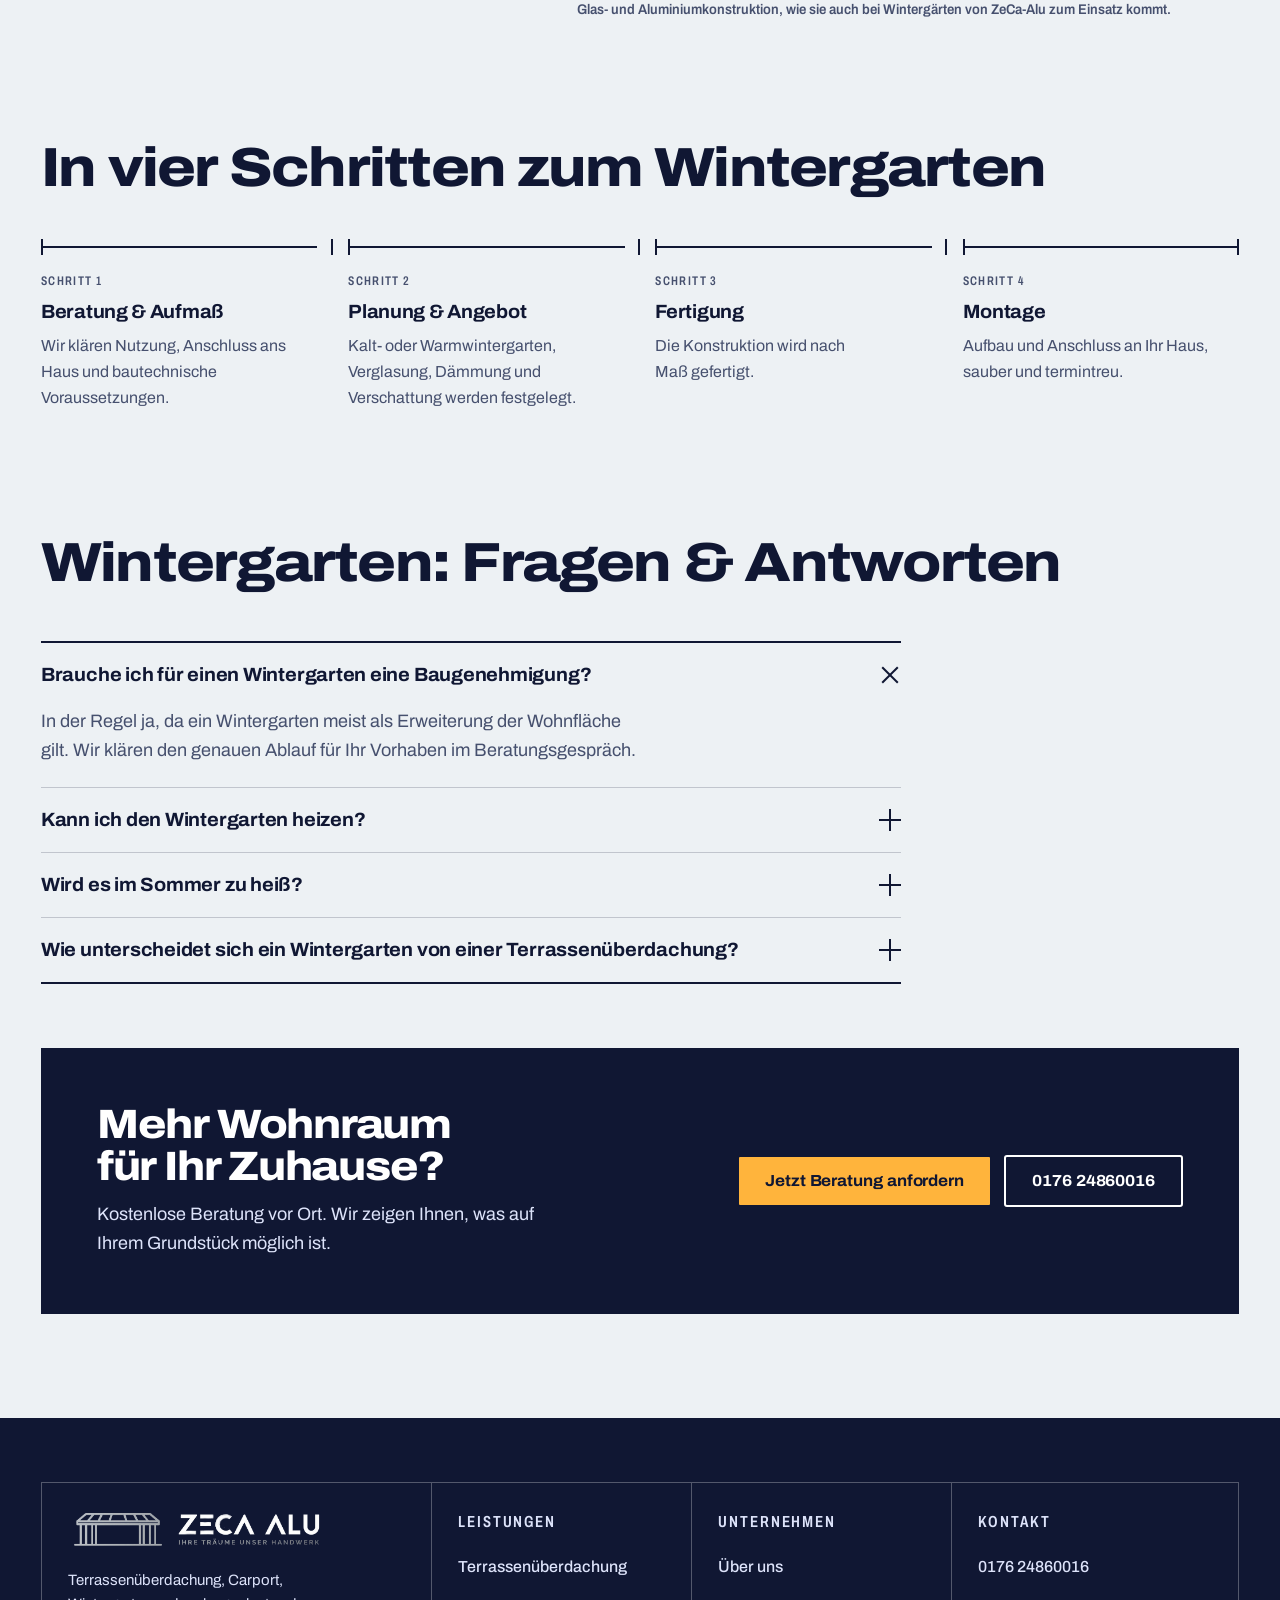
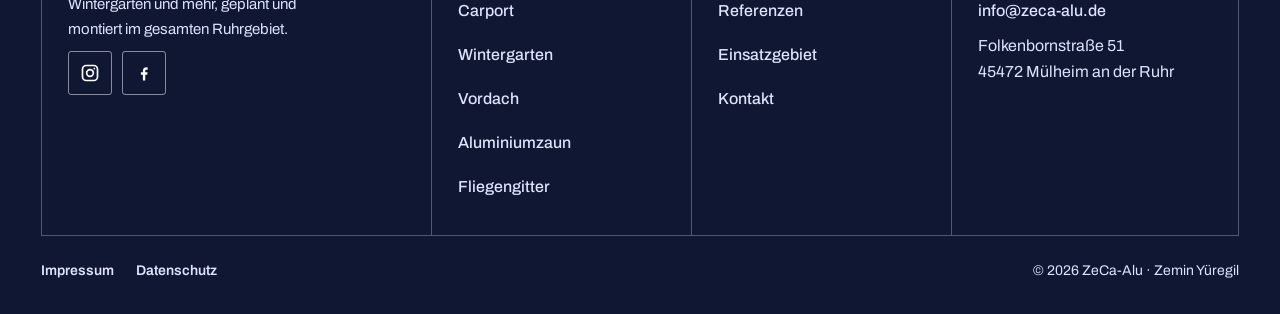
<file: wintergarten/index.html>
<!DOCTYPE html>
<html lang="de">
<head>
<!-- impeccable-disable cramped-padding, codex-grid-background -- Listen mit Linien statt Kästen und das Raster im Zeichnungsfeld sind Absicht -->
<meta charset="UTF-8" />
<meta name="viewport" content="width=device-width, initial-scale=1, viewport-fit=cover, interactive-widget=resizes-content" />
<title>Wintergarten Mülheim an der Ruhr &amp; Ruhrgebiet | ZeCa-Alu</title>
<meta name="description" content="Wintergarten aus Aluminium und Glas nach Maß – Planung und Montage durch ZeCa-Alu in Mülheim an der Ruhr und im gesamten Ruhrgebiet. Mehr Wohnraum, kostenlose Beratung." />
<link rel="canonical" href="https://zeca-alu.de/wintergarten/" />
<meta property="og:type" content="website" />
<meta property="og:title" content="Wintergarten Mülheim an der Ruhr &amp; Ruhrgebiet | ZeCa-Alu" />
<meta property="og:url" content="https://zeca-alu.de/wintergarten/" />
<meta name="robots" content="index, follow" />
<meta name="theme-color" content="#EDF1F4" />
<link rel="icon" href="/favicon.svg" type="image/svg+xml" />
<link rel="preload" href="/assets/fonts/archivo-latin-wdth.woff2" as="font" type="font/woff2" crossorigin />
<script>document.documentElement.className+=" js"</script>
<link rel="stylesheet" href="/assets/style.css?v=4" />
<script type="application/ld+json">
{
  "@context": "https://schema.org","@type": "Service","serviceType": "Wintergarten",
  "provider": {"@type":"HomeAndConstructionBusiness","name":"ZeCa-Alu","telephone":"+49-176-24860016","address":{"@type":"PostalAddress","streetAddress":"Folkenbornstraße 51","postalCode":"45472","addressLocality":"Mülheim an der Ruhr","addressCountry":"DE"}},
  "areaServed": ["Mülheim an der Ruhr","Essen","Oberhausen","Duisburg","Bottrop","Dinslaken","Gelsenkirchen","Bochum","Düsseldorf"],
  "url": "https://zeca-alu.de/wintergarten/"
}
</script>
</head>
<body>
<a class="skip-link" href="#main">Zum Inhalt springen</a>
<div class="sentinel" aria-hidden="true"></div>
<header class="site">
  <div class="bar">
    <a class="brand" href="/" aria-label="ZeCa-Alu Startseite"><img src="/images/bestand/logo.webp" alt="ZeCa-Alu, Ihre Träume, unser Handwerk" width="907" height="144" /></a>
    <nav class="nav" aria-label="Hauptnavigation">
      <ul class="nav-links">
        <li><a href="/">Start</a></li>
        <li class="has-dropdown">
          <a href="/#leistungen" class="is-here">Leistungen <svg class="caret" viewBox="0 0 12 12" aria-hidden="true"><polyline points="2,4 6,8 10,4"/></svg></a>
          <ul class="dropdown"><li><a href="/terrassenueberdachung/">Terrassenüberdachung</a></li><li><a href="/carport/">Carport</a></li><li><a href="/wintergarten/" aria-current="page">Wintergarten</a></li><li><a href="/vordach/">Vordach</a></li><li><a href="/alu-zaun/">Aluminiumzaun</a></li><li><a href="/fliegengitter/">Fliegengitter</a></li></ul>
        </li>
        <li><a href="/einsatzgebiet/">Einsatzgebiet</a></li>
        <li><a href="/referenzen/">Referenzen</a></li>
        <li><a href="/ueber-uns/">Über uns</a></li>
      </ul>
    </nav>
    <div class="nav-right">
      <a class="nav-phone" href="tel:+4917624860016"><svg viewBox="0 0 24 24" aria-hidden="true"><path d="M5 4h4l2 5-2.5 1.5a11 11 0 0 0 5 5L15 13l5 2v4a2 2 0 0 1-2 2A16 16 0 0 1 3 6a2 2 0 0 1 2-2z"/></svg>0176 24860016</a>
      <a class="btn btn-sm" href="/kontakt/">Angebot anfordern</a>
      <button class="burger" type="button" aria-label="Menü öffnen" aria-expanded="false" aria-controls="mobile-nav"><span></span><span></span><span></span></button>
    </div>
  </div>
</header>

<nav class="mobile-nav" id="mobile-nav" aria-label="Hauptmenü">
  <a href="/">Start</a>
  <a href="/#leistungen">Leistungen</a>
  <div class="sub">
    <a href="/terrassenueberdachung/">Terrassenüberdachung</a><a href="/carport/">Carport</a><a href="/wintergarten/" aria-current="page">Wintergarten</a><a href="/vordach/">Vordach</a><a href="/alu-zaun/">Aluminiumzaun</a><a href="/fliegengitter/">Fliegengitter</a>
  </div>
  <a href="/einsatzgebiet/">Einsatzgebiet</a>
  <a href="/referenzen/">Referenzen</a>
  <a href="/ueber-uns/">Über uns</a>
  <a href="/kontakt/">Kontakt</a>
  <a class="btn mnav-cta" href="tel:+4917624860016">0176 24860016 anrufen</a>
</nav>

<main id="main">
  <section class="kopf">
    <div class="sheet">
      <nav class="breadcrumb" aria-label="Brotkrumen"><a href="/">Start</a><span class="sep" aria-hidden="true">/</span><span aria-current="page">Wintergarten</span></nav>
      <h1>Wintergarten nach Maß</h1>
      <div class="kopf-top">
        <p class="lead">Mehr Wohnraum, mehr Licht: ZeCa-Alu plant und baut Wintergärten aus Aluminium und Glas in Mülheim an der Ruhr und im gesamten Ruhrgebiet.</p>
        <div class="cta-row"><a class="btn" href="/kontakt/">Kostenlose Beratung anfordern <svg viewBox="0 0 24 24" aria-hidden="true"><path d="M4 12h15M13 6l6 6-6 6"/></svg></a><a class="btn btn-line" href="tel:+4917624860016">0176 24860016</a></div>
      </div>
      <div class="kopf-bot">
        <div class="field"><svg class="drw" viewBox="0 -30 480 346" preserveAspectRatio="xMidYMid meet" data-draw role="img" aria-label="Zeichnung eines Wintergartens aus Aluminium und Glas, Maße nach Aufmaß"><defs><pattern id="hatch-10" width="9" height="9" patternUnits="userSpaceOnUse" patternTransform="rotate(45)"><line x1="0" y1="0" x2="0" y2="9" style="stroke:var(--tinte);stroke-width:var(--m)"/></pattern></defs><path class="k dr" d="M20 270H460" pathLength="1"/><path class="gl dr" d="M92 270V157L240 73L388 157V270Z" pathLength="1"/><path class="k dr" d="M134 133.2V270" pathLength="1"/><path class="k dr" d="M187 103.1V270" pathLength="1"/><path class="k dr" d="M240 73V270" pathLength="1"/><path class="k dr" d="M293 103.1V270" pathLength="1"/><path class="k dr" d="M346 133.2V270" pathLength="1"/><path class="k dr" d="M92 214H388" pathLength="1"/><path class="fr dr" d="M80 270V150L240 60L400 150V270ZM92 270V157L240 73L388 157V270Z" pathLength="1" fill-rule="evenodd"/><path class="m dr" d="M80 274V296" pathLength="1"/><path class="m dr" d="M400 274V296" pathLength="1"/><path class="m dr" d="M80 290H400" pathLength="1"/><path class="ar" d="M80 290L89 286.5L89 293.5Z"/><path class="ar" d="M400 290L391 286.5L391 293.5Z"/><text class="lb" x="240.0" y="308" text-anchor="middle">Breite nach Aufmaß</text><g class="lb"><path class="m dr" d="M170 38L170 106" pathLength="1"/><circle class="ar" cx="170" cy="106" r="3.2"/><rect x="91.69999999999999" y="18" width="116.60000000000001" height="20" fill="var(--glas)" stroke="var(--tinte)" stroke-width="var(--m)"/><text x="150" y="32.2" text-anchor="middle">Dachverglasung</text><path class="m dr" d="M82.7 180L86 190" pathLength="1"/><circle class="ar" cx="86" cy="190" r="3.2"/><rect x="21.299999999999997" y="180" width="61.400000000000006" height="20" fill="var(--glas)" stroke="var(--tinte)" stroke-width="var(--m)"/><text x="52" y="194.2" text-anchor="middle">Rahmen</text><path class="m dr" d="M212 248L212 244" pathLength="1"/><circle class="ar" cx="212" cy="244" r="3.2"/><rect x="195.5" y="228" width="89.0" height="20" fill="var(--glas)" stroke="var(--tinte)" stroke-width="var(--m)"/><text x="240" y="242.2" text-anchor="middle">Verglasung</text></g></svg></div>
        <div class="datenblatt"><div class="tb-cell"><span class="label">Anfertigung</span><span class="tb-val">Nach Aufmaß</span></div><div class="tb-cell"><span class="label">Konstruktion</span><span class="tb-val">Aluminium und Glas</span></div><div class="tb-cell"><span class="label">Bauart</span><span class="tb-val">Kalt- oder Warmwintergarten</span></div><div class="tb-cell"><span class="label">Verschattung</span><span class="tb-val">Auf Wunsch von Anfang an eingeplant</span></div></div>
      </div>
      <p class="cap">Prinzipzeichnung. Ausführung und Maße nach Aufmaß am Objekt.</p>
    </div>
  </section>
  <section class="sec">
    <div class="sheet">
      <div class="split">
        <div class="prose"><h2>Kaltwintergarten oder Warmwintergarten?</h2><p>Ein <strong>Kaltwintergarten</strong> ist unbeheizt und dient vor allem als geschützter Übergangsraum zwischen Terrasse und Haus, ideal für Frühling bis Herbst. Ein <strong>Warmwintergarten</strong> ist gedämmt und beheizbar und lässt sich ganzjährig als vollwertiger Wohnraum nutzen.</p><p>Welche Variante zu Ihnen passt, hängt von Nutzung, Budget und Anschluss an die Haustechnik ab. Das besprechen wir gemeinsam vor Ort. Auf Wunsch planen wir auch eine ausreichende Verschattung, damit der Raum im Sommer nicht überhitzt.</p></div>
        <figure><div class="photo"><img src="/images/bestand/terrasse-doppelhaus-2-1600.webp" srcset="/images/bestand/terrasse-doppelhaus-2-800.webp 800w, /images/bestand/terrasse-doppelhaus-2-1600.webp 1600w, /images/bestand/terrasse-doppelhaus-2-2048.webp 2048w" sizes="(min-width:901px) 58vw, 100vw" width="1600" height="1200" alt="Glas- und Aluminiumkonstruktion, wie sie auch bei Wintergärten von ZeCa-Alu zum Einsatz kommt" loading="lazy" decoding="async" /></div><figcaption class="cap">Glas- und Aluminiumkonstruktion, wie sie auch bei Wintergärten von ZeCa-Alu zum Einsatz kommt.</figcaption></figure>
      </div>
    </div>
  </section>
  <section class="sec">
    <div class="sheet">
      <h2>In vier Schritten zum Wintergarten</h2>
      <ol class="chain" style="--n:4"><li><span class="label">Schritt 1</span><h3>Beratung &amp; Aufmaß</h3><p>Wir klären Nutzung, Anschluss ans Haus und bautechnische Voraussetzungen.</p></li><li><span class="label">Schritt 2</span><h3>Planung &amp; Angebot</h3><p>Kalt- oder Warmwintergarten, Verglasung, Dämmung und Verschattung werden festgelegt.</p></li><li><span class="label">Schritt 3</span><h3>Fertigung</h3><p>Die Konstruktion wird nach Maß gefertigt.</p></li><li><span class="label">Schritt 4</span><h3>Montage</h3><p>Aufbau und Anschluss an Ihr Haus, sauber und termintreu.</p></li></ol>
    </div>
  </section>
  <section class="sec">
    <div class="sheet">
      <h2>Wintergarten: Fragen &amp; Antworten</h2>
      <div class="faq">
      <details open><summary>Brauche ich für einen Wintergarten eine Baugenehmigung?</summary><p>In der Regel ja, da ein Wintergarten meist als Erweiterung der Wohnfläche gilt. Wir klären den genauen Ablauf für Ihr Vorhaben im Beratungsgespräch.</p></details>
      <details><summary>Kann ich den Wintergarten heizen?</summary><p>Bei einem Warmwintergarten ja. Die Anbindung an Heizung oder eine eigenständige Lösung planen wir gemeinsam mit Ihnen.</p></details>
      <details><summary>Wird es im Sommer zu heiß?</summary><p>Ohne Verschattung kann sich Glas stark aufheizen. Wir planen deshalb Beschattung oder öffenbare Elemente von Anfang an mit ein.</p></details>
      <details><summary>Wie unterscheidet sich ein Wintergarten von einer Terrassenüberdachung?</summary><p>Ein Wintergarten ist an mindestens drei Seiten verglast und meist ans Haus angeschlossen, eine <a href="/terrassenueberdachung/">Terrassenüberdachung</a> schützt vor allem von oben und ist an den Seiten offener.</p></details>
      </div>
    </div>
  </section>
  <section class="sec-tight">
    <div class="sheet">
      <div class="cta-band">
        <div><h3>Mehr Wohnraum für Ihr Zuhause?</h3><p>Kostenlose Beratung vor Ort. Wir zeigen Ihnen, was auf Ihrem Grundstück möglich ist.</p></div>
        <div class="cta-row"><a class="btn" href="/kontakt/">Jetzt Beratung anfordern</a><a class="btn btn-line" href="tel:+4917624860016">0176 24860016</a></div>
      </div>
    </div>
  </section>
</main>

<footer class="site">
  <div class="sheet">
    <div class="footer-grid">
      <div class="footer-col footer-logo">
        <img src="/images/bestand/logo.webp" alt="ZeCa-Alu" width="907" height="144" loading="lazy" />
        <p>Terrassenüberdachung, Carport, Wintergarten und mehr, geplant und montiert im gesamten Ruhrgebiet.</p>
        <div class="social-icons">
          <a href="https://www.instagram.com/zeca_alu" aria-label="Instagram (öffnet in neuem Tab)" target="_blank" rel="noopener"><svg viewBox="0 0 24 24" aria-hidden="true"><path d="M7.5 2h9A5.5 5.5 0 0 1 22 7.5v9a5.5 5.5 0 0 1-5.5 5.5h-9A5.5 5.5 0 0 1 2 16.5v-9A5.5 5.5 0 0 1 7.5 2zm0 2A3.5 3.5 0 0 0 4 7.5v9A3.5 3.5 0 0 0 7.5 20h9a3.5 3.5 0 0 0 3.5-3.5v-9A3.5 3.5 0 0 0 16.5 4h-9zM12 7a5 5 0 1 1 0 10 5 5 0 0 1 0-10zm0 2a3 3 0 1 0 0 6 3 3 0 0 0 0-6zm5.2-3.4a1.1 1.1 0 1 1 0 2.2 1.1 1.1 0 0 1 0-2.2z"/></svg></a>
          <a href="https://www.facebook.com/61566838091135/" aria-label="Facebook (öffnet in neuem Tab)" target="_blank" rel="noopener"><svg viewBox="0 0 24 24" aria-hidden="true"><path d="M13.5 21v-7h2.4l.4-2.8h-2.8V9.4c0-.8.2-1.4 1.4-1.4h1.5V5.5A13 13 0 0 0 14.7 5c-2.4 0-4 1.5-4 4v2.2H8.3V14h2.4v7h2.8z"/></svg></a>
        </div>
      </div>
      <div class="footer-col">
        <p class="footer-title">Leistungen</p>
        <a href="/terrassenueberdachung/">Terrassenüberdachung</a><a href="/carport/">Carport</a><a href="/wintergarten/">Wintergarten</a><a href="/vordach/">Vordach</a><a href="/alu-zaun/">Aluminiumzaun</a><a href="/fliegengitter/">Fliegengitter</a>
      </div>
      <div class="footer-col">
        <p class="footer-title">Unternehmen</p>
        <a href="/ueber-uns/">Über uns</a>
        <a href="/referenzen/">Referenzen</a>
        <a href="/einsatzgebiet/">Einsatzgebiet</a>
        <a href="/kontakt/">Kontakt</a>
      </div>
      <div class="footer-col">
        <p class="footer-title">Kontakt</p>
        <a href="tel:+4917624860016">0176 24860016</a>
        <a href="mailto:info@zeca-alu.de">info@zeca-alu.de</a>
        <p>Folkenbornstraße 51<br/>45472 Mülheim an der Ruhr</p>
      </div>
    </div>
    <div class="footer-bottom">
      <div><a href="/impressum/">Impressum</a><a href="/datenschutz/">Datenschutz</a></div>
      <div>© <span id="jahr">2026</span> ZeCa-Alu · Zemin Yüregil</div>
    </div>
  </div>
</footer>

<div class="mobile-bar">
  <a class="btn btn-line" href="tel:+4917624860016"><svg viewBox="0 0 24 24" aria-hidden="true"><path d="M5 4h4l2 5-2.5 1.5a11 11 0 0 0 5 5L15 13l5 2v4a2 2 0 0 1-2 2A16 16 0 0 1 3 6a2 2 0 0 1 2-2z"/></svg>Anrufen</a>
  <a class="btn" href="/kontakt/">Angebot anfordern</a>
</div>
<script src="/assets/main.js?v=3"></script>
<script>document.getElementById('jahr').textContent = new Date().getFullYear();</script>
</body>
</html>
</file>
<file: assets/style.css>
/* impeccable-disable codex-grid-background -- Das Raster liegt nur im Zeichnungsfeld und der Kartenfläche: Mess- und Konstruktionsflächen */
/* impeccable-disable cramped-padding -- gelinte Listen und Foto-Rahmen sind bewusst randbündig, Innenabstände der Container stehen in Festwerten */
/* ZeCa-Alu: Systemblatt. Geteiltes Stylesheet für alle Seiten, kein Build-Schritt, kein Framework.
   Schrift selbst gehostet (Archivo, SIL OFL, siehe assets/fonts/OFL-Archivo.txt), keine Anfrage an Dritte. */

@font-face{font-family:'Archivo';font-style:normal;font-weight:100 900;font-stretch:62% 125%;font-display:swap;
  src:url('/assets/fonts/archivo-latin-wdth.woff2') format('woff2');
  unicode-range:U+0000-00FF,U+0131,U+0152-0153,U+02BB-02BC,U+02C6,U+02DA,U+02DC,U+2000-206F,U+20AC,U+2122;}

:root{
  /* Material- und Lichtpalette, abgeleitet aus den echten Fotos: Pfosten, Dämmerungshimmel, LED-Licht */
  --blatt:#EDF1F4;        /* Zeichenblatt, kühles Aluminiumgrau-Weiß */
  --glas:#F9FBFC;         /* Fläche auf dem Blatt */
  --tinte:#101733;        /* Pfosten-Navy: Text, Linie, dunkle Flächen */
  --tinte-2:#46506E;      /* Zweittext, 7:1 auf Blatt */
  --alu:#7A8494;          /* Geisterlinien, nur Dekor */
  --linie:rgba(16,23,51,.2);
  --daemm:#101733;        /* Logo-Navy (wie Logo-Feld im Header): Farbfeld, Link, Fokus (>15:1 auf Blatt) */
  --daemm-hell:#DDE3FA;
  --licht:#FFB43C;        /* LED-Licht und Ortstafel-Gelb: Aktion */
  --licht-hover:#FFC56A;
  --fehler:#B3261E;
  --ral:#383E42;          /* Vorauswahl der Zeichnung: RAL 7016 Anthrazitgrau */
  --font:'Archivo','Helvetica Neue',Arial,sans-serif;
  --ease-out:cubic-bezier(.23,1,.32,1);
  --ease-io:cubic-bezier(.77,0,.175,1);
  --ease-drawer:cubic-bezier(.32,.72,0,1);
  --sheet:1360px;
  --gutter:clamp(16px,3.2vw,44px);
  --header-h:72px;
  --r:3px;
}
@media(max-width:1100px){:root{--header-h:64px}}

*,*::before,*::after{box-sizing:border-box}
html{-webkit-text-size-adjust:100%;scroll-behavior:smooth;scroll-padding-top:calc(var(--header-h) + 24px);
  -webkit-tap-highlight-color:transparent;accent-color:var(--daemm);scrollbar-color:var(--tinte) var(--blatt)}
body{margin:0;font-family:var(--font);font-size:clamp(16px,.35vw + 15px,18px);line-height:1.62;color:var(--tinte);background:var(--blatt);
  -webkit-font-smoothing:antialiased;text-rendering:optimizeLegibility}
h1,h2,h3,h4,p,ul,ol,dl,dd,figure,blockquote{margin:0;padding:0}
ul,ol{list-style:none}
img,svg{display:block;max-width:100%}
a{color:inherit;text-decoration:none}
::selection{background:var(--licht);color:var(--tinte)}
input,textarea,select{caret-color:var(--daemm)}
button{font:inherit;color:inherit}
a,button,summary,label{touch-action:manipulation}
.btn,.burger,.sw,.leg,.mobile-nav a,.nav-links a,.mobile-bar a,.index a,summary{-webkit-user-select:none;user-select:none;-webkit-touch-callout:none}

/* Fokus: ein Ring für alle, auf dunklem Grund in Licht-Gelb */
:focus-visible{outline:3px solid var(--daemm);outline-offset:3px}
.on-dark :focus-visible,footer.site :focus-visible,.mobile-bar :focus-visible,.brand:focus-visible{outline-color:var(--licht)}
.brand:focus-visible{outline-offset:-6px}

/* ---------- Typografie ---------- */
h1,h2,h3{font-weight:800;color:var(--tinte);text-wrap:balance}
h1,h2{font-stretch:114%;letter-spacing:-.032em;line-height:.96}
h1{font-size:clamp(30px,5.4vw,80px)}
h2{font-size:clamp(28px,4.3vw,60px)}
h3{font-size:clamp(19px,1.5vw,24px);font-stretch:104%;letter-spacing:-.015em;line-height:1.15;font-weight:700}
p{max-width:62ch;text-wrap:pretty}
.lead{font-size:clamp(17px,.9vw + 12px,22px);line-height:1.5;color:var(--tinte);max-width:48ch}
.muted{color:var(--tinte-2)}
.label{font-size:12.5px;font-weight:600;font-stretch:72%;letter-spacing:.11em;text-transform:uppercase;line-height:1.2;color:var(--tinte-2)}
.num{font-variant-numeric:tabular-nums}
.prose a:not(.btn),.legal a,.form-note a{color:var(--daemm);text-decoration:underline;text-decoration-thickness:1.5px;text-underline-offset:3px}
@media(max-width:999px){h1,h2{font-stretch:100%}}
@media(max-width:640px){h1,h2{hyphens:auto;-webkit-hyphens:auto;overflow-wrap:break-word;letter-spacing:-.022em;word-spacing:.12em}h1{font-stretch:84%;font-size:clamp(27px,7.8vw,38px)}h2{font-stretch:90%;font-size:clamp(26px,7.6vw,34px)}}

/* ---------- Layout ---------- */
.sheet{width:100%;max-width:calc(var(--sheet) + var(--gutter)*2);margin-inline:auto;
  padding-left:max(var(--gutter),env(safe-area-inset-left,0px));padding-right:max(var(--gutter),env(safe-area-inset-right,0px))}
.sec{padding-top:120px}
.sec-tight{padding-top:64px}
.sec-after-head{padding-top:56px}
.sec.band{padding-bottom:120px}
.sec + .band{margin-top:120px}
main{padding-bottom:104px}
@media(max-width:1100px){.sec{padding-top:88px}.sec.band{padding-bottom:88px}.sec + .band{margin-top:88px}main{padding-bottom:80px}}
@media(max-width:640px){.sec{padding-top:64px}.sec-tight{padding-top:44px}.sec-after-head{padding-top:36px}.sec.band{padding-bottom:64px}.sec + .band{margin-top:64px}main{padding-bottom:64px}}
.skip-link{position:absolute;left:-999px;top:0;background:var(--licht);color:var(--tinte);padding:12px 18px;font-weight:700;z-index:300;border:2px solid var(--tinte)}
.skip-link:focus{left:8px;top:8px}
.sr-only{position:absolute;width:1px;height:1px;padding:0;margin:-1px;overflow:hidden;clip:rect(0,0,0,0);white-space:nowrap;border:0}
.sentinel{position:absolute;top:0;left:0;width:1px;height:1px;pointer-events:none}

/* ---------- Schild-Button (Ortstafel-Gelb mit Tintenrand) ---------- */
.btn{--bg:var(--licht);--fg:var(--tinte);display:inline-flex;align-items:center;justify-content:center;gap:12px;min-height:52px;padding:0 26px;
  border:2px solid var(--tinte);border-radius:var(--r);background:var(--bg);color:var(--fg);font-size:16px;font-weight:700;font-stretch:106%;line-height:1.15;
  letter-spacing:-.005em;cursor:pointer;touch-action:manipulation;user-select:none;-webkit-user-select:none;-webkit-touch-callout:none;white-space:nowrap;text-align:center;
  transition:background-color .15s ease,color .15s ease,transform .12s var(--ease-out)}
.btn:active{transform:scale(.97) translateY(1px)}
.btn svg{width:18px;height:18px;flex:none;fill:none;stroke:currentColor;stroke-width:2;stroke-linecap:square;transition:transform .2s var(--ease-out)}
.btn-ink{--bg:var(--tinte);--fg:#fff}
.btn-line{--bg:transparent}
.btn-sm{min-height:44px;padding:0 18px;font-size:15px}
.btn-block{width:100%}
.btn[disabled]{opacity:.7;cursor:progress}
.on-dark .btn-line,.mobile-bar .btn-line{--fg:#fff;border-color:#fff}
@media(max-width:640px){.btn{font-stretch:94%;white-space:normal;padding:12px 20px}}
.cta-row{display:flex;flex-wrap:wrap;gap:12px}

/* ---------- Header: Zeichnungsecke mit Logo-Plakette ---------- */
header.site{position:sticky;top:0;z-index:100;background:rgb(237 241 244 / .9);-webkit-backdrop-filter:blur(14px) saturate(1.5);backdrop-filter:blur(14px) saturate(1.5);
  border-bottom:1px solid transparent;transition:border-color .2s ease}
header.site.is-stuck{border-bottom-color:var(--linie)}
@media(prefers-reduced-transparency:reduce){header.site{background:var(--blatt);-webkit-backdrop-filter:none;backdrop-filter:none}}
.bar{display:flex;align-items:stretch;height:var(--header-h);gap:clamp(12px,2.4vw,40px)}
.brand{display:flex;align-items:center;flex:none;background:var(--tinte);min-height:44px;
  padding:0 clamp(18px,2.4vw,34px) 0 max(var(--gutter),env(safe-area-inset-left,0px))}
.brand img{height:30px;width:auto}
.nav{display:flex;align-items:stretch;flex:1;min-width:0}
.nav-links{display:flex;align-items:stretch;gap:clamp(2px,.8vw,14px);white-space:nowrap}
.nav-links > li{position:relative;display:flex}
.nav-links a{position:relative;display:flex;align-items:center;gap:7px;padding:0 10px;min-height:44px;font-size:15px;font-weight:600;font-stretch:96%;color:var(--tinte)}
.nav-links > li > a::after{content:"";position:absolute;left:10px;right:10px;bottom:20px;height:3px;background:var(--tinte);transform:scaleX(0);transform-origin:left;transition:transform .22s var(--ease-out)}
.nav-links > li > a[aria-current="page"]::after,.nav-links > li > a.is-here::after{transform:scaleX(1)}
.caret{width:10px;height:10px;fill:none;stroke:currentColor;stroke-width:2;transition:transform .2s var(--ease-out)}
.dropdown{position:absolute;top:calc(100% - 6px);left:0;min-width:290px;background:var(--glas);border:2px solid var(--tinte);border-radius:var(--r);padding:6px;
  opacity:0;visibility:hidden;transform:translateY(6px);transition:opacity .16s var(--ease-out),transform .16s var(--ease-out),visibility 0s linear .16s}
.has-dropdown:focus-within .dropdown{opacity:1;visibility:visible;transform:none;transition-delay:0s}
.has-dropdown:focus-within .caret{transform:rotate(180deg)}
.dropdown a{padding:0 14px;min-height:46px;border-radius:2px;font-weight:600;white-space:nowrap}
.nav-right{display:flex;align-items:center;gap:clamp(10px,1.6vw,22px);margin-left:auto;padding-right:max(var(--gutter),env(safe-area-inset-right,0px));white-space:nowrap}
.nav-phone{display:flex;align-items:center;gap:9px;min-height:44px;font-weight:700;font-stretch:106%;font-size:15px;font-variant-numeric:tabular-nums}
.nav-phone svg{width:17px;height:17px;fill:none;stroke:currentColor;stroke-width:1.8;stroke-linejoin:round}
.burger{display:none;width:48px;height:48px;border:2px solid var(--tinte);border-radius:var(--r);background:transparent;cursor:pointer;position:relative;flex:none;touch-action:manipulation}
.burger span{position:absolute;left:12px;right:12px;height:2px;background:var(--tinte);transition:transform .22s var(--ease-out),opacity .15s ease}
.burger span:nth-child(1){top:14px}.burger span:nth-child(2){top:21px}.burger span:nth-child(3){top:28px}
.burger.open span:nth-child(1){transform:translateY(7px) rotate(45deg)}
.burger.open span:nth-child(2){opacity:0}
.burger.open span:nth-child(3){transform:translateY(-7px) rotate(-45deg)}
@media(max-width:1180px){.nav-phone{display:none}}

/* Mobiles Menü: geschlossen unsichtbar UND nicht fokussierbar */
.mobile-nav{display:none}
.mobile-bar{display:none}
@media(max-width:1100px){
  .nav,.nav-right .btn{display:none}
  .burger{display:block}
  .brand img{height:28px}
  .mobile-nav{display:block;position:fixed;inset:var(--header-h) 0 0 0;height:calc(100dvh - var(--header-h));background:var(--blatt);z-index:99;overflow-y:auto;overscroll-behavior:contain;
    padding:8px max(var(--gutter),env(safe-area-inset-right,0px)) calc(32px + env(safe-area-inset-bottom,0px)) max(var(--gutter),env(safe-area-inset-left,0px));
    clip-path:inset(0 0 100% 0);visibility:hidden;transition:clip-path .3s var(--ease-drawer),visibility 0s linear .3s}
  .mobile-nav.open{clip-path:inset(0);visibility:visible;transition-delay:0s}
  .mobile-nav a{display:flex;align-items:center;min-height:56px;font-size:clamp(24px,6.4vw,32px);font-weight:800;font-stretch:104%;letter-spacing:-.025em;border-bottom:1px solid var(--linie);color:var(--tinte)}
  .mobile-nav .sub{padding-left:2px}
  .mobile-nav .sub a{font-size:18px;font-weight:600;font-stretch:96%;letter-spacing:0;min-height:48px;color:var(--tinte-2)}
  .mobile-nav .mnav-cta{margin-top:22px;border:2px solid var(--tinte);justify-content:center;font-size:17px;font-stretch:104%;letter-spacing:0}
  .mobile-nav > *{opacity:0;transform:translateY(10px);transition:opacity .25s var(--ease-out),transform .25s var(--ease-out)}
  .mobile-nav.open > *{opacity:1;transform:none}
  .mobile-nav.open > *:nth-child(2){transition-delay:30ms}.mobile-nav.open > *:nth-child(3){transition-delay:60ms}
  .mobile-nav.open > *:nth-child(4){transition-delay:90ms}.mobile-nav.open > *:nth-child(5){transition-delay:120ms}
  .mobile-nav.open > *:nth-child(6){transition-delay:150ms}.mobile-nav.open > *:nth-child(7){transition-delay:180ms}
  body{padding-bottom:calc(76px + env(safe-area-inset-bottom,0px))}
  .mobile-bar{display:flex;gap:10px;position:fixed;left:0;right:0;bottom:0;z-index:90;background:var(--tinte);
    padding:10px max(14px,env(safe-area-inset-right,0px)) calc(10px + env(safe-area-inset-bottom,0px)) max(14px,env(safe-area-inset-left,0px))}
  .mobile-bar .btn{flex:1;min-height:52px;padding:0 12px;font-size:15px;white-space:nowrap}
}
body.nav-open{overflow:hidden}

@media(hover:hover) and (pointer:fine){
  .nav-links > li > a:hover::after{transform:scaleX(1)}
  .has-dropdown:hover .dropdown{opacity:1;visibility:visible;transform:none;transition-delay:0s}
  .has-dropdown:hover .caret{transform:rotate(180deg)}
  .dropdown a:hover{background:var(--blatt)}
  .btn:hover{--bg:var(--licht-hover)}
  .btn-ink:hover{--bg:var(--tinte-2)}
  .btn-line:hover{--bg:var(--tinte);--fg:#fff}
  .on-dark .btn-line:hover,.mobile-bar .btn-line:hover,.cta-band .btn-line:hover{--bg:#fff;--fg:var(--tinte)}
  .btn:hover svg{transform:translateX(3px)}
}

/* ---------- Brotkrumen ---------- */
.breadcrumb{display:flex;flex-wrap:wrap;align-items:center;gap:2px 8px;font-size:14px;font-weight:600;font-stretch:90%;color:var(--tinte-2);padding-top:clamp(14px,2vw,24px)}
.breadcrumb a{display:inline-flex;align-items:center;min-height:44px;min-width:44px;color:var(--daemm);text-decoration:underline;text-decoration-thickness:1.5px;text-underline-offset:3px}
.breadcrumb .sep{color:var(--alu)}

/* ---------- Hero: das Blatt ---------- */
.hero{padding-top:clamp(12px,1.4vw,20px)}
.hero h1 .l{display:block}
.h1-sub{display:block;margin-top:.32em;font-size:clamp(18px,2.1vw,30px);font-stretch:100%;font-weight:500;letter-spacing:-.012em;line-height:1.2;color:var(--tinte-2)}
.hero-sub{display:grid;grid-template-columns:minmax(0,1fr) auto;gap:clamp(16px,4vw,64px);align-items:end;margin-top:clamp(12px,1.1vw,16px)}
.hero-sub .lead{font-size:clamp(17px,.7vw + 12px,20px);max-width:64ch}
.hero-act{display:flex;flex-wrap:wrap;align-items:center;gap:6px 24px}
.act-tel{display:inline-flex;align-items:center;min-height:44px;font-size:18px;font-weight:700;font-stretch:108%;font-variant-numeric:tabular-nums;color:var(--tinte);text-decoration:underline;text-decoration-thickness:1.5px;text-underline-offset:4px}
@media(hover:hover) and (pointer:fine){.act-tel:hover{color:var(--daemm)}}
@media(max-width:820px){.hero-sub{grid-template-columns:1fr}.hero-act .btn{flex:1 1 100%}}

/* Bildbühne mit Maßlinie: Hilfslinien setzen genau an den Pfosten des Fotos an */
.plate{margin-top:clamp(14px,1.4vw,20px);margin-bottom:clamp(76px,7vw,92px)}
.plate-frame{--s:max(100cqw/1600,100cqh/1200);position:relative;aspect-ratio:3.2/1;container-type:size;border:2px solid var(--tinte);background:var(--tinte)}
.plate-clip{position:absolute;inset:0;overflow:hidden}
.plate-img{width:100%;height:100%;object-fit:cover;object-position:50% 60%}
.dim .ext{position:absolute;top:100%;width:0;height:52px;border-left:1px solid var(--tinte);left:calc(50cqw + (var(--x) - 800) * var(--s))}
.dim .dline{position:absolute;top:calc(100% + 34px);height:0;border-top:1px solid var(--tinte);left:calc(50cqw + (var(--x1) - 800) * var(--s));width:calc((var(--x2) - var(--x1)) * var(--s))}
.dim .dline::before,.dim .dline::after{content:"";position:absolute;top:-5px;width:14px;height:9px;background:var(--tinte);clip-path:polygon(0 50%,100% 0,100% 100%)}
.dim .dline::before{left:0}
.dim .dline::after{right:0;transform:scaleX(-1)}
.dim .dtxt{position:absolute;left:50%;top:-12px;transform:translateX(-50%);background:var(--blatt);padding:0 14px;white-space:nowrap}
@media(max-width:820px){.plate-frame{aspect-ratio:4/3}.plate{margin-bottom:84px}}
@media(max-width:520px){.dim .dtxt{top:9px;padding:0;background:none;font-size:11.5px;letter-spacing:.07em}.dim .dline::before,.dim .dline::after{width:12px;height:8px;top:-4px}}

/* Schriftfeld: Zeichnungsfeld mit Fakten und Aktion */
.titleblock{display:grid;grid-template-columns:repeat(3,minmax(0,1fr)) minmax(0,1.25fr);border:2px solid var(--tinte);background:var(--glas)}
.tb-cell{display:flex;flex-direction:column;gap:6px;padding:16px 20px 18px;border-right:1px solid var(--tinte);min-height:104px}
.tb-val{font-size:clamp(16px,1.2vw,19px);font-weight:600;font-stretch:98%;line-height:1.28;letter-spacing:-.005em}
.tb-brand{border-right:0;background:var(--daemm);color:#fff;justify-content:center}
.tb-brand .label{color:var(--daemm-hell)}
.slogan{font-size:clamp(20px,2vw,28px);font-weight:800;font-stretch:112%;letter-spacing:-.03em;line-height:1.05;color:#fff;max-width:14ch}
@media(max-width:1000px){.titleblock{grid-template-columns:1fr 1fr}.tb-cell{border-bottom:1px solid var(--tinte)}.tb-cell:nth-child(2){border-right:0}.tb-brand{grid-column:1/-1;border-bottom:0}.slogan{max-width:none}}
@media(max-width:520px){.titleblock{grid-template-columns:1fr}.tb-cell{border-right:0;min-height:0}}

/* ---------- Blattverzeichnis: die sechs Leistungen ---------- */
.sec-head{max-width:68ch}
.sec-head p{margin-top:clamp(14px,1.6vw,22px)}
.index{margin-top:clamp(32px,4.5vw,64px);border-top:2px solid var(--tinte)}
.index li{border-bottom:1px solid var(--linie)}
.index li:last-child{border-bottom:2px solid var(--tinte)}
.index a{position:relative;display:grid;grid-template-columns:clamp(140px,15vw,220px) minmax(0,1.7fr) minmax(0,1fr) 52px;align-items:center;gap:clamp(16px,3vw,48px);
  min-height:132px;padding-block:clamp(16px,2vw,28px);transition:background-color .2s ease}
.row-title{font-size:clamp(21px,2.4vw,38px);font-weight:800;font-stretch:112%;letter-spacing:-.03em;line-height:1;transition:transform .25s var(--ease-out)}
.row-text{color:var(--tinte-2);font-size:16px;max-width:38ch}
.row-go{width:52px;height:52px;display:grid;place-items:center;border:2px solid var(--tinte);border-radius:var(--r);background:transparent;transition:background-color .15s ease}
.row-go svg{width:20px;height:20px;fill:none;stroke:var(--tinte);stroke-width:2;stroke-linecap:square;transition:transform .2s var(--ease-out)}
@media(hover:hover) and (pointer:fine){
  .index a:hover{background:var(--glas)}
  .index a:hover .row-title{transform:translateX(8px)}
  .index a:hover .row-go{background:var(--licht)}
  .index a:hover .row-go svg{transform:translateX(3px)}
  .index a:hover .drw .dr{animation:draw .45s var(--ease-out) both}
}
@keyframes draw{from{stroke-dashoffset:1}to{stroke-dashoffset:0}}
@media(max-width:760px){
  .index a{grid-template-columns:104px minmax(0,1fr);grid-template-areas:"d t" "d x";gap:4px 18px;min-height:0;align-items:start}
  .index .drw{grid-area:d}.row-title{grid-area:t;align-self:end;font-stretch:84%}.row-text{grid-area:x}.row-go{display:none}
}

/* ---------- Zeichnungen ---------- */
.drw{display:block;width:100%;height:auto;overflow:visible;--k:1.5;--m:.8;color:var(--tinte)}
.drw .k{fill:none;stroke:var(--tinte);stroke-width:var(--k);stroke-linejoin:miter}
.drw .m{fill:none;stroke:var(--tinte);stroke-width:var(--m)}
.drw .g{fill:none;stroke:var(--alu);stroke-width:var(--m);stroke-dasharray:7 6}
.drw .fr{fill:var(--ral);stroke:var(--tinte);stroke-width:var(--m);stroke-linejoin:miter;transition:fill .28s ease}
.drw .gl{fill:rgb(43 63 158 / .13);stroke:var(--tinte);stroke-width:var(--m)}
.drw .ha{stroke:var(--tinte);stroke-width:var(--m)}
.drw .sf{fill:var(--glas);stroke:var(--alu);stroke-width:var(--m);stroke-dasharray:7 6}
.drw .fl{fill:rgb(16 23 51 / .05);stroke:var(--tinte);stroke-width:var(--m)}
.drw .ar{fill:var(--tinte);stroke:none}
.drw .al{fill:none;stroke:var(--alu);stroke-width:var(--m)}
.drw text{font-family:var(--font);font-size:12.5px;font-weight:600;font-stretch:72%;letter-spacing:.09em;text-transform:uppercase;fill:var(--tinte)}
.drw .dr{stroke-dasharray:1;stroke-dashoffset:0}
.js .drw[data-draw]:not(.is-drawn) .dr{stroke-dashoffset:1}
.js .drw[data-draw]:not(.is-drawn) .fr,.js .drw[data-draw]:not(.is-drawn) .gl,.js .drw[data-draw]:not(.is-drawn) .fl{opacity:0}
.js .drw[data-draw]:not(.is-drawn) .lb{opacity:0}
.drw[data-draw].is-drawn .dr{transition:stroke-dashoffset 1.1s var(--ease-out)}
.drw[data-draw].is-drawn .fr,.drw[data-draw].is-drawn .gl,.drw[data-draw].is-drawn .fl{transition:opacity .5s ease .5s,fill .28s ease}
.drw[data-draw].is-drawn .lb{transition:opacity .4s ease .9s}
.index .drw{--k:3.3;--m:1.7}
.index .drw .lb{display:none}
@media(max-width:700px){.field .drw g.lb{display:none}.field .drw text.lb{font-size:17px;letter-spacing:.04em}}

/* Zeichnungsfeld: das Raster ist nur hier sichtbar */
.field{position:relative;background-color:var(--glas);background-image:linear-gradient(rgb(16 23 51 / .07) 1px,transparent 1px),linear-gradient(90deg,rgb(16 23 51 / .07) 1px,transparent 1px);
  background-size:24px 24px;border:2px solid var(--tinte)}

/* ---------- Seitenkopf der Leistungsseiten: H1, Lead, Zeichnungsfeld mit Datenblatt ---------- */
.kopf{padding-bottom:0}
.kopf h1{margin-top:clamp(6px,1vw,14px)}
.kopf-top{display:grid;grid-template-columns:minmax(0,7fr) minmax(0,5fr);gap:clamp(16px,4vw,64px);align-items:start;margin-top:clamp(18px,2.4vw,32px)}
.kopf-top .cta-row{justify-content:flex-start}
.kopf-bot{display:grid;grid-template-columns:minmax(0,7fr) minmax(0,5fr);margin-top:clamp(28px,3.4vw,48px);align-items:stretch}
.kopf .field{padding:36px;display:flex;align-items:center;justify-content:center;min-height:clamp(240px,30vw,420px)}
.kopf .field .drw{max-width:640px;margin-inline:auto}
.datenblatt{border:2px solid var(--tinte);border-left:0;background:var(--glas);display:flex;flex-direction:column}
.datenblatt .tb-cell{border-right:0;border-bottom:1px solid var(--tinte);flex:1;justify-content:center}
.datenblatt .tb-cell:last-child{border-bottom:0}
@media(max-width:900px){
  .kopf-top,.kopf-bot{grid-template-columns:1fr}
  .datenblatt{border-left:2px solid var(--tinte);border-top:0}
  .kopf .field{padding:20px}
}


/* Zwei Fotos nebeneinander, gleiche Höhe */
.gal{display:grid;grid-template-columns:minmax(0,7fr) minmax(0,5fr);gap:clamp(16px,2.4vw,32px);margin-top:clamp(28px,4vw,56px);align-items:stretch}
.gal figure{display:flex;flex-direction:column;min-width:0}
.gal .photo{flex:1;display:flex;min-height:0}
.gal .photo img{flex:1;min-height:0;height:100%}
.gal figure:first-child .photo img{aspect-ratio:4/3;height:auto}
.gal figure:last-child .photo img{aspect-ratio:auto;object-position:50% 40%}
@media(max-width:700px){.gal{grid-template-columns:1fr}.gal figure:last-child .photo img{aspect-ratio:4/3;height:auto}}

/* ---------- Text-/Bild-Abschnitte ---------- */
.split{display:grid;grid-template-columns:minmax(0,5fr) minmax(0,7fr);gap:clamp(28px,5vw,88px);align-items:start}
.split.rev{grid-template-columns:minmax(0,7fr) minmax(0,5fr)}
.split.single{grid-template-columns:minmax(0,1fr);max-width:820px}
.prose h2,.split h2{margin-bottom:clamp(16px,2vw,28px)}
.prose p + p{margin-top:1em}
.prose .btn{margin-top:clamp(22px,2.6vw,34px)}
@media(max-width:900px){.split,.split.rev{grid-template-columns:1fr}}
.photo{position:relative;border:2px solid var(--tinte);background:var(--tinte)}
.photo img{width:100%;height:auto;aspect-ratio:4/3;object-fit:cover}
.photo.wide img{aspect-ratio:16/10}
.cap{margin-top:12px;font-size:14px;font-weight:600;font-stretch:92%;color:var(--tinte-2);max-width:none}

/* Ablauf als Maßkette: Linie mit Teilstrichen, keine Karten */
.chain{display:grid;grid-template-columns:repeat(var(--n,4),minmax(0,1fr));gap:0 clamp(18px,2.4vw,36px);margin-top:clamp(28px,4vw,56px)}
.chain li{position:relative;border-top:2px solid var(--tinte);padding-top:26px;padding-bottom:6px}
.chain li::before{content:"";position:absolute;left:0;top:-9px;width:2px;height:16px;background:var(--tinte)}
.chain li::after{content:"";position:absolute;right:calc(clamp(18px,2.4vw,36px) / -2);top:-9px;width:2px;height:16px;background:var(--tinte)}
.chain li:last-child::after{right:0}
.chain .label{display:block;margin-bottom:12px}
.chain h3{margin-bottom:10px}
.chain p{font-size:16px;color:var(--tinte-2)}
@media(max-width:900px){.chain{grid-template-columns:repeat(2,minmax(0,1fr));row-gap:28px}.chain li::after{display:none}}
@media(max-width:560px){.chain{grid-template-columns:1fr}}

/* Eigenschaften als Liste: Begriff links, Erklärung rechts */
.facts{margin-top:clamp(28px,4vw,56px);border-top:2px solid var(--tinte)}
.facts > div{display:grid;grid-template-columns:minmax(0,5fr) minmax(0,7fr);gap:8px clamp(20px,4vw,64px);padding-block:clamp(18px,2.4vw,30px);border-bottom:1px solid var(--linie)}
.facts > div:last-child{border-bottom:2px solid var(--tinte)}
.facts dt{font-size:clamp(21px,2.6vw,34px);font-weight:800;font-stretch:108%;letter-spacing:-.028em;line-height:1.05}
.facts dd{color:var(--tinte-2);max-width:50ch}
@media(max-width:760px){.facts > div{grid-template-columns:1fr}.facts dt{font-stretch:88%}}

/* ---------- FAQ ---------- */
.faq{margin-top:clamp(28px,4vw,52px);max-width:860px;border-top:2px solid var(--tinte)}
.faq details{border-bottom:1px solid var(--linie)}
.faq details:last-child{border-bottom:2px solid var(--tinte)}
.faq summary{display:flex;justify-content:space-between;align-items:center;gap:20px;list-style:none;cursor:pointer;min-height:64px;padding-block:14px;touch-action:manipulation;
  font-size:clamp(17px,1.5vw,21px);font-weight:700;font-stretch:104%;letter-spacing:-.012em;line-height:1.35}
.faq summary::-webkit-details-marker{display:none}
.faq summary::after{content:"";flex:none;width:22px;height:22px;transition:transform .22s var(--ease-out);
  background:linear-gradient(var(--tinte),var(--tinte)) center/100% 2px no-repeat,linear-gradient(var(--tinte),var(--tinte)) center/2px 100% no-repeat}
.faq details[open] summary::after{transform:rotate(45deg)}
.faq p{padding-bottom:22px;color:var(--tinte-2);max-width:60ch}
.faq p a{color:var(--daemm);text-decoration:underline;text-underline-offset:3px}

/* ---------- Bauteile am echten Foto ---------- */
.bauteile .plate-frame{aspect-ratio:16/10}
.bauteile .plate-img{object-position:50% 50%}
.pin{position:absolute;z-index:2;left:calc(50cqw + (var(--x) - 800) * var(--s));top:calc(50cqh + (var(--y) - 600) * var(--s));width:44px;height:44px;margin:-22px 0 0 -22px;
  display:grid;place-items:center;pointer-events:none}
.pin > span{display:grid;place-items:center;width:28px;height:28px;border-radius:50%;background:var(--tinte);color:#fff;border:2px solid #fff;font-size:14px;font-weight:700;font-stretch:90%;line-height:1;
  transition:transform .2s var(--ease-out),background-color .15s ease,color .15s ease}
.pin.on > span{transform:scale(1.35);background:var(--licht);color:var(--tinte);border-color:var(--tinte)}
.js .bauteile:not(.is-in) .pin > span{opacity:0;transform:scale(.7)}
.bauteile.is-in .pin > span{transition:opacity .35s var(--ease-out) calc(var(--i) * 70ms),transform .35s var(--ease-out) calc(var(--i) * 70ms),background-color .15s ease,color .15s ease}
.bauteile.is-in .pin.on > span{transition-delay:0s}
.legend{display:grid;grid-template-columns:repeat(2,minmax(0,1fr));gap:0 clamp(20px,3vw,48px)}
.legend li{border-top:1px solid var(--linie)}
.leg{display:flex;align-items:center;gap:14px;width:100%;min-height:52px;padding:6px 0;border:0;background:transparent;text-align:left;cursor:pointer;touch-action:manipulation;font-weight:600;font-stretch:98%;font-size:17px;line-height:1.35}
.leg .n{flex:none;display:grid;place-items:center;width:28px;height:28px;border-radius:50%;background:var(--tinte);color:#fff;font-size:14px;font-weight:700;font-stretch:90%;transition:background-color .15s ease,color .15s ease}
.leg[aria-pressed="true"] .n{background:var(--licht);color:var(--tinte);box-shadow:0 0 0 2px var(--tinte)}
.leg small{display:block;font-size:14px;font-weight:500;color:var(--tinte-2);font-stretch:100%}
@media(hover:hover) and (pointer:fine){.leg:hover .n{background:var(--licht);color:var(--tinte)}}
@media(max-width:700px){.legend{grid-template-columns:1fr}.bauteile .plate-frame{aspect-ratio:4/3}}
.bauteile-text{margin-top:clamp(28px,4vw,56px);display:grid;grid-template-columns:minmax(0,5fr) minmax(0,7fr);gap:clamp(24px,5vw,88px);align-items:start}
@media(max-width:900px){.bauteile-text{grid-template-columns:1fr}}

/* ---------- RAL-Farbwahl: Lesen und Machen in einem Modus ---------- */
.farbe-head .label{text-transform:none;letter-spacing:.02em;font-size:14px;font-stretch:90%}
.farbe-head{display:flex;flex-wrap:wrap;justify-content:space-between;align-items:baseline;gap:6px 24px;padding:14px 20px;border-bottom:2px solid var(--tinte);background:var(--glas)}
.ral-name{font-size:clamp(20px,2.4vw,32px);font-weight:800;font-stretch:110%;letter-spacing:-.03em;line-height:1.1}
.farbe .field{border-bottom:0;padding:0}
.farbe .field .drw-wrap{padding:48px 56px 16px}
@media(max-width:900px){.farbe .field .drw-wrap{padding:24px 24px 8px}}
.farbe .field .drw{max-width:900px;margin-inline:auto;--k:1.35;--m:.75}
.swatches{display:grid;grid-template-columns:repeat(4,minmax(0,1fr));gap:12px;padding:clamp(16px,2vw,24px);border:2px solid var(--tinte);border-top:0;background:var(--glas)}
.sw{display:flex;flex-direction:column;border:2px solid var(--tinte);border-radius:var(--r);background:var(--glas);padding:0;cursor:pointer;text-align:left;min-height:96px;touch-action:manipulation;user-select:none;-webkit-user-select:none;
  transition:transform .2s var(--ease-out)}
.sw:active{transform:scale(.97)}
.sw-chip{height:60px;background:var(--c);border-bottom:2px solid var(--tinte)}
.sw-t{display:block;padding:7px 8px 8px;font-size:13px;font-weight:700;font-stretch:100%;letter-spacing:.03em;line-height:1.2}
.sw-t small{display:block;font-size:12.5px;font-weight:500;font-stretch:100%;letter-spacing:0;color:var(--tinte-2)}
.sw[aria-checked="true"]{outline:3px solid var(--daemm);outline-offset:3px;transform:translateY(-4px)}
.sw[aria-checked="true"]:active{transform:translateY(-4px) scale(.97)}
@media(hover:hover) and (pointer:fine){.sw:hover{transform:translateY(-4px)}}
.farbe-note{margin-top:14px;font-size:14px;color:var(--tinte-2);max-width:none}
@media(max-width:560px){
  .swatches{grid-template-columns:repeat(2,minmax(0,1fr));gap:10px;padding:14px}
  .sw{flex-direction:row;min-height:60px}
  .sw-chip{width:46px;height:auto;flex:none;border-bottom:0;border-right:2px solid var(--tinte)}
  .sw-t{display:flex;flex-direction:column;justify-content:center;padding:6px 8px}
  .farbe .field .drw-wrap{padding:12px 8px 4px}
}

/* ---------- Einsatzgebiet: Ortstafeln auf Dämmerungsblau ---------- */
.band{background:var(--daemm);color:#fff}
.band h2,.band h3{color:#fff}
.band p{color:var(--daemm-hell)}
.band .label{color:var(--daemm-hell)}
.town-group .label{text-transform:none;font-size:14px;font-stretch:90%;letter-spacing:.02em;font-weight:600}
.band-grid{display:grid;grid-template-columns:minmax(0,5fr) minmax(0,7fr);gap:clamp(28px,5vw,88px);align-items:start}
.band-grid .sec-head .btn{margin-top:clamp(24px,3vw,40px)}
@media(max-width:900px){.band-grid{grid-template-columns:1fr}}
.towns{display:grid;gap:clamp(22px,3vw,36px)}
.on-light .towns{margin-top:clamp(28px,4vw,48px)}
.town-group{display:grid;gap:12px}
.tafeln{display:flex;flex-wrap:wrap;gap:12px}
.tafel{display:inline-flex;align-items:center;min-height:44px;padding:8px 18px;background:var(--licht);color:var(--tinte);border-radius:2px;
  box-shadow:inset 0 0 0 3px var(--licht),inset 0 0 0 5px var(--tinte);font-size:clamp(17px,1.5vw,21px);font-weight:700;font-stretch:96%;letter-spacing:-.005em;line-height:1.1}
.tafel.sitz{font-size:clamp(26px,3.7vw,54px);font-weight:800;font-stretch:104%;letter-spacing:-.03em;padding:clamp(12px,1.6vw,22px) clamp(20px,2.6vw,38px);box-shadow:inset 0 0 0 5px var(--licht),inset 0 0 0 8px var(--tinte)}
.tafel.sek{background:transparent;color:#fff;box-shadow:inset 0 0 0 2px rgb(255 255 255 / .75);font-weight:600}
.js .towns:not(.is-in) .tafel{opacity:0;transform:translateY(10px)}
.towns.is-in .tafel{transition:opacity .4s var(--ease-out) calc(var(--i,0) * 45ms),transform .4s var(--ease-out) calc(var(--i,0) * 45ms)}
/* Ortstafeln auf hellem Grund (Unterseite Einsatzgebiet) */
.on-light .tafel.sek{color:var(--tinte);box-shadow:inset 0 0 0 2px var(--tinte)}
.on-light .label{color:var(--tinte-2)}

/* Karte (lädt erst nach Klick) */
.map-embed{position:relative;border:2px solid var(--tinte);background-color:var(--glas);min-height:300px;
  background-image:linear-gradient(rgb(16 23 51 / .07) 1px,transparent 1px),linear-gradient(90deg,rgb(16 23 51 / .07) 1px,transparent 1px);background-size:24px 24px}
.map-embed iframe{width:100%;height:100%;min-height:340px;border:0;display:block}
.map-placeholder{display:flex;flex-direction:column;align-items:flex-start;justify-content:center;gap:16px;min-height:300px;padding:32px}
@media(max-width:560px){.map-placeholder{padding:22px}}
.map-placeholder p{font-size:15px;max-width:34ch;color:var(--tinte-2)}

/* ---------- Kontakt und Formular als Schriftfeld ---------- */
.contact-info{display:grid;gap:0;margin-top:clamp(20px,3vw,36px);border-top:2px solid var(--tinte)}
.contact-info .row{display:grid;grid-template-columns:26px minmax(0,1fr);gap:16px;padding-block:14px;border-bottom:1px solid var(--linie);align-items:start}
.contact-info .row:last-child{border-bottom:2px solid var(--tinte)}
.contact-info svg{width:24px;height:24px;margin-top:2px;fill:none;stroke:var(--tinte);stroke-width:1.8;stroke-linejoin:round;stroke-linecap:round}
.contact-info h3{font-size:12.5px;font-weight:600;font-stretch:72%;letter-spacing:.11em;text-transform:uppercase;color:var(--tinte-2);margin-bottom:2px}
.contact-info a,.contact-info p{display:flex;align-items:center;min-height:44px;font-size:clamp(18px,1.5vw,22px);font-weight:700;font-stretch:104%;letter-spacing:-.01em;font-variant-numeric:tabular-nums;max-width:none}
.contact-info a{text-decoration:underline;text-decoration-thickness:1.5px;text-underline-offset:4px;text-decoration-color:var(--alu)}
.contact-info p{font-weight:600;font-stretch:100%;font-size:clamp(17px,1.3vw,20px)}
@media(hover:hover) and (pointer:fine){.contact-info a:hover{text-decoration-color:var(--daemm);color:var(--daemm)}}
.formblatt{background:var(--glas);border:2px solid var(--tinte)}
.formblatt .panel-title{padding:16px 20px;border-bottom:2px solid var(--tinte);font-size:clamp(21px,2vw,28px);font-stretch:110%;letter-spacing:-.025em;line-height:1.1}
.formblatt form{padding:0}
.form-hint{padding:14px 20px;font-size:14.5px;color:var(--tinte-2);border-bottom:1px solid var(--tinte);max-width:none}
.form-hint a{color:var(--daemm);text-decoration:underline;text-underline-offset:3px;font-weight:600}
.form-grid{display:grid;grid-template-columns:1fr 1fr}
.form-grid .f{position:relative;border-bottom:1px solid var(--tinte);border-right:1px solid var(--tinte);padding:10px 20px 6px}
.form-grid .f.full{grid-column:1/-1;border-right:0}
.form-grid .f:not(.full) + .f:not(.full){border-right:0}
.form-grid label{display:block;font-size:12.5px;font-weight:600;font-stretch:72%;letter-spacing:.11em;text-transform:uppercase;color:var(--tinte-2);margin-bottom:2px}
.form-grid .req{color:var(--daemm);margin-left:3px}
.form-grid input,.form-grid textarea,.form-grid select{display:block;width:100%;min-height:46px;padding:6px 0;border:0;background:transparent;font-family:var(--font);font-size:16px;font-weight:500;color:var(--tinte);border-radius:0;outline:0;border-bottom:1.5px solid var(--alu)}
.form-grid .f:focus-within input,.form-grid .f:focus-within textarea,.form-grid .f:focus-within select{border-bottom-color:var(--daemm)}
.form-grid select{cursor:pointer}
.form-grid textarea{min-height:128px;resize:vertical}
.form-grid .f:focus-within{background:#fff;outline:3px solid var(--daemm);outline-offset:-3px}
.form-grid .f:has(:user-invalid){background:#FDF1F0}
.form-grid .f:has(:user-invalid) label{color:var(--fehler)}
.formblatt .formfoot{padding:18px 20px 20px;display:grid;gap:12px}
.form-note{font-size:13.5px;color:var(--tinte-2);max-width:none}
.form-status{display:none;padding:14px 16px;font-weight:600;border:2px solid var(--tinte);max-width:none}
.form-status.show{display:block}
.form-status.ok{background:var(--daemm);color:#fff;border-color:var(--daemm)}
.form-status.err{background:#FDF1F0;color:#8A1B14;border-color:var(--fehler)}
.form-status a{color:inherit;text-decoration:underline;text-underline-offset:3px;white-space:nowrap}
@media(max-width:640px){.form-grid{grid-template-columns:1fr}.form-grid .f{border-right:0}}

/* ---------- CTA-Fläche ---------- */
.cta-band{display:flex;flex-wrap:wrap;align-items:center;justify-content:space-between;gap:24px 40px;background:var(--tinte);color:#fff;padding:56px}
@media(max-width:900px){.cta-band{padding:40px 32px}}
@media(max-width:560px){.cta-band{padding:28px 22px}}
.cta-band h3{color:#fff;font-size:clamp(24px,3.2vw,44px);font-stretch:112%;font-weight:800;letter-spacing:-.03em;line-height:1.02;max-width:20ch}
.cta-band p{color:var(--daemm-hell);margin-top:12px;max-width:44ch}
.cta-band .btn-line{--fg:#fff;border-color:#fff}

/* ---------- Footer: Schriftfeld ---------- */
footer.site{background:var(--tinte);color:var(--daemm-hell);padding-top:clamp(40px,5vw,72px);padding-bottom:calc(20px + env(safe-area-inset-bottom,0px))}
.footer-grid{display:grid;grid-template-columns:1.5fr 1fr 1fr 1.1fr;border:1px solid rgb(255 255 255 / .28)}
.footer-col{padding:26px;border-right:1px solid rgb(255 255 255 / .28)}
.footer-col:last-child{border-right:0}
.footer-title{color:#fff;font-size:12.5px;font-weight:600;font-stretch:72%;letter-spacing:.12em;text-transform:uppercase;margin-bottom:8px}
.footer-col a{display:flex;align-items:center;min-height:44px;color:var(--daemm-hell);font-size:16px;font-weight:500}
.footer-col p{color:var(--daemm-hell);font-size:16px;margin-bottom:10px}
.footer-logo img{width:min(260px,100%);height:auto;margin-bottom:18px}
.footer-logo p{max-width:30ch;font-size:15px}
.social-icons{display:flex;gap:10px;margin-top:10px}
.footer-col .social-icons a{width:44px;height:44px;justify-content:center;border:1px solid rgb(255 255 255 / .5);border-radius:var(--r)}
.social-icons svg{width:20px;height:20px;fill:#fff}
.footer-bottom{display:flex;flex-wrap:wrap;justify-content:space-between;align-items:center;gap:4px 24px;padding-top:14px;font-size:14px;color:var(--daemm-hell)}
.footer-bottom a{display:inline-flex;align-items:center;min-height:44px;margin-right:22px;font-weight:600}
@media(hover:hover) and (pointer:fine){.footer-col a:hover,.footer-bottom a:hover{color:#fff;text-decoration:underline;text-underline-offset:4px}.footer-col .social-icons a:hover{background:var(--licht);border-color:var(--licht)}.footer-col .social-icons a:hover svg{fill:var(--tinte)}}
@media(max-width:900px){.footer-grid{grid-template-columns:1fr 1fr}.footer-col{border-bottom:1px solid rgb(255 255 255 / .28)}.footer-col:nth-child(2n){border-right:0}.footer-col:nth-child(n+3){border-bottom:0}}
@media(max-width:560px){.footer-col{padding:20px}.footer-grid{grid-template-columns:1fr}.footer-col{border-right:0;border-bottom:1px solid rgb(255 255 255 / .28)}.footer-col:last-child{border-bottom:0}}

/* ---------- Rechtstexte ---------- */
.legal{max-width:760px}
.legal h2{margin-top:36px;margin-bottom:12px;font-size:clamp(20px,2vw,26px);font-stretch:100%;letter-spacing:-.015em;line-height:1.2}
.legal p,.legal li{color:var(--tinte-2);font-size:16px;margin-bottom:10px;max-width:none}
.legal ul{padding-left:20px;list-style:disc}

/* ---------- Seitenkopf schlicht (Unterseiten ohne Zeichnung) ---------- */
.kopf-schlicht{padding-bottom:0}
.kopf-schlicht .lead{margin-top:clamp(16px,2vw,28px)}
.kopf-schlicht .cta-row{margin-top:clamp(20px,2.6vw,32px)}

/* ---------- Werte-Liste (Über uns) ---------- */
.values{margin-top:clamp(28px,4vw,56px);border-top:2px solid var(--tinte)}
.values > div{display:grid;grid-template-columns:44px minmax(0,5fr) minmax(0,7fr);gap:8px clamp(16px,3vw,48px);align-items:start;padding-block:clamp(18px,2.4vw,30px);border-bottom:1px solid var(--linie)}
.values > div:last-child{border-bottom:2px solid var(--tinte)}
.values svg{width:32px;height:32px;fill:none;stroke:var(--tinte);stroke-width:2.2;stroke-linecap:square;margin-top:4px}
.values p{color:var(--tinte-2)}
@media(max-width:760px){.values > div{grid-template-columns:36px 1fr}.values p{grid-column:2}}

/* ---------- Eröffnungsbewegung (einmal je Seitenaufruf) ---------- */
@keyframes rise{from{opacity:0;transform:translateY(16px)}to{opacity:1;transform:none}}
@keyframes settle{from{opacity:.0;transform:scale(1.03)}to{opacity:1;transform:none}}
@keyframes fade{from{opacity:0}to{opacity:1}}
@keyframes drawln{from{transform:scaleX(0)}to{transform:scaleX(1)}}
.hero h1 .l,.hero h1 .h1-sub{animation:rise .7s var(--ease-out) both}
.hero h1 .l:nth-child(2){animation-delay:70ms}
.hero h1 .h1-sub{animation-delay:150ms}
.hero-sub > *{animation:rise .7s var(--ease-out) 200ms both}
.hero-sub > *:last-child{animation-delay:260ms}
.hero .plate-clip{animation:settle .9s var(--ease-out) 120ms both}
.hero .dim .ext{animation:fade .4s ease 500ms both}
.hero .dim .dline{transform-origin:left;animation:drawln .8s var(--ease-out) 600ms both}
.hero .dim .dtxt{animation:fade .4s ease 1.1s both}
.hero .titleblock{animation:rise .7s var(--ease-out) 350ms both}
.kopf h1,.kopf-schlicht h1{animation:rise .6s var(--ease-out) both}
.kopf .lead,.kopf-schlicht .lead{animation:rise .6s var(--ease-out) 90ms both}

/* ---------- Bewegung reduzieren: gleiche Information, weniger Bewegung ---------- */
@media(prefers-reduced-motion:reduce){
  html{scroll-behavior:auto}
  .hero h1 .l,.hero h1 .h1-sub,.hero-sub > *,.hero .titleblock,.kopf h1,.kopf-schlicht h1,.kopf .lead,.kopf-schlicht .lead,.hero .plate-clip{animation:fade .25s ease both;animation-delay:0s}
  .hero .dim .ext,.hero .dim .dline,.hero .dim .dtxt{animation:none}
  .index a:hover .row-title{transform:none}
  .drw .dr{stroke-dashoffset:0!important;transition:none!important;animation:none!important}
  .js .drw[data-draw]:not(.is-drawn) .fr,.js .drw[data-draw]:not(.is-drawn) .gl,.js .drw[data-draw]:not(.is-drawn) .fl,.js .drw[data-draw]:not(.is-drawn) .lb{opacity:1}
  .js .bauteile:not(.is-in) .pin > span{opacity:1;transform:none}
  .js .towns:not(.is-in) .tafel{opacity:1;transform:none}
  .mobile-nav{clip-path:none;transition:opacity .2s ease,visibility 0s linear .2s;opacity:0}
  .mobile-nav.open{opacity:1;transition-delay:0s}
  .mobile-nav > *,.mobile-nav.open > *{opacity:1;transform:none;transition:none}
  .sw[aria-checked="true"],.sw:hover{transform:none}
  .btn:active,.sw:active{transform:none}
  .dropdown{transform:none}
  .pin.on > span{transform:none}
}
</file>
